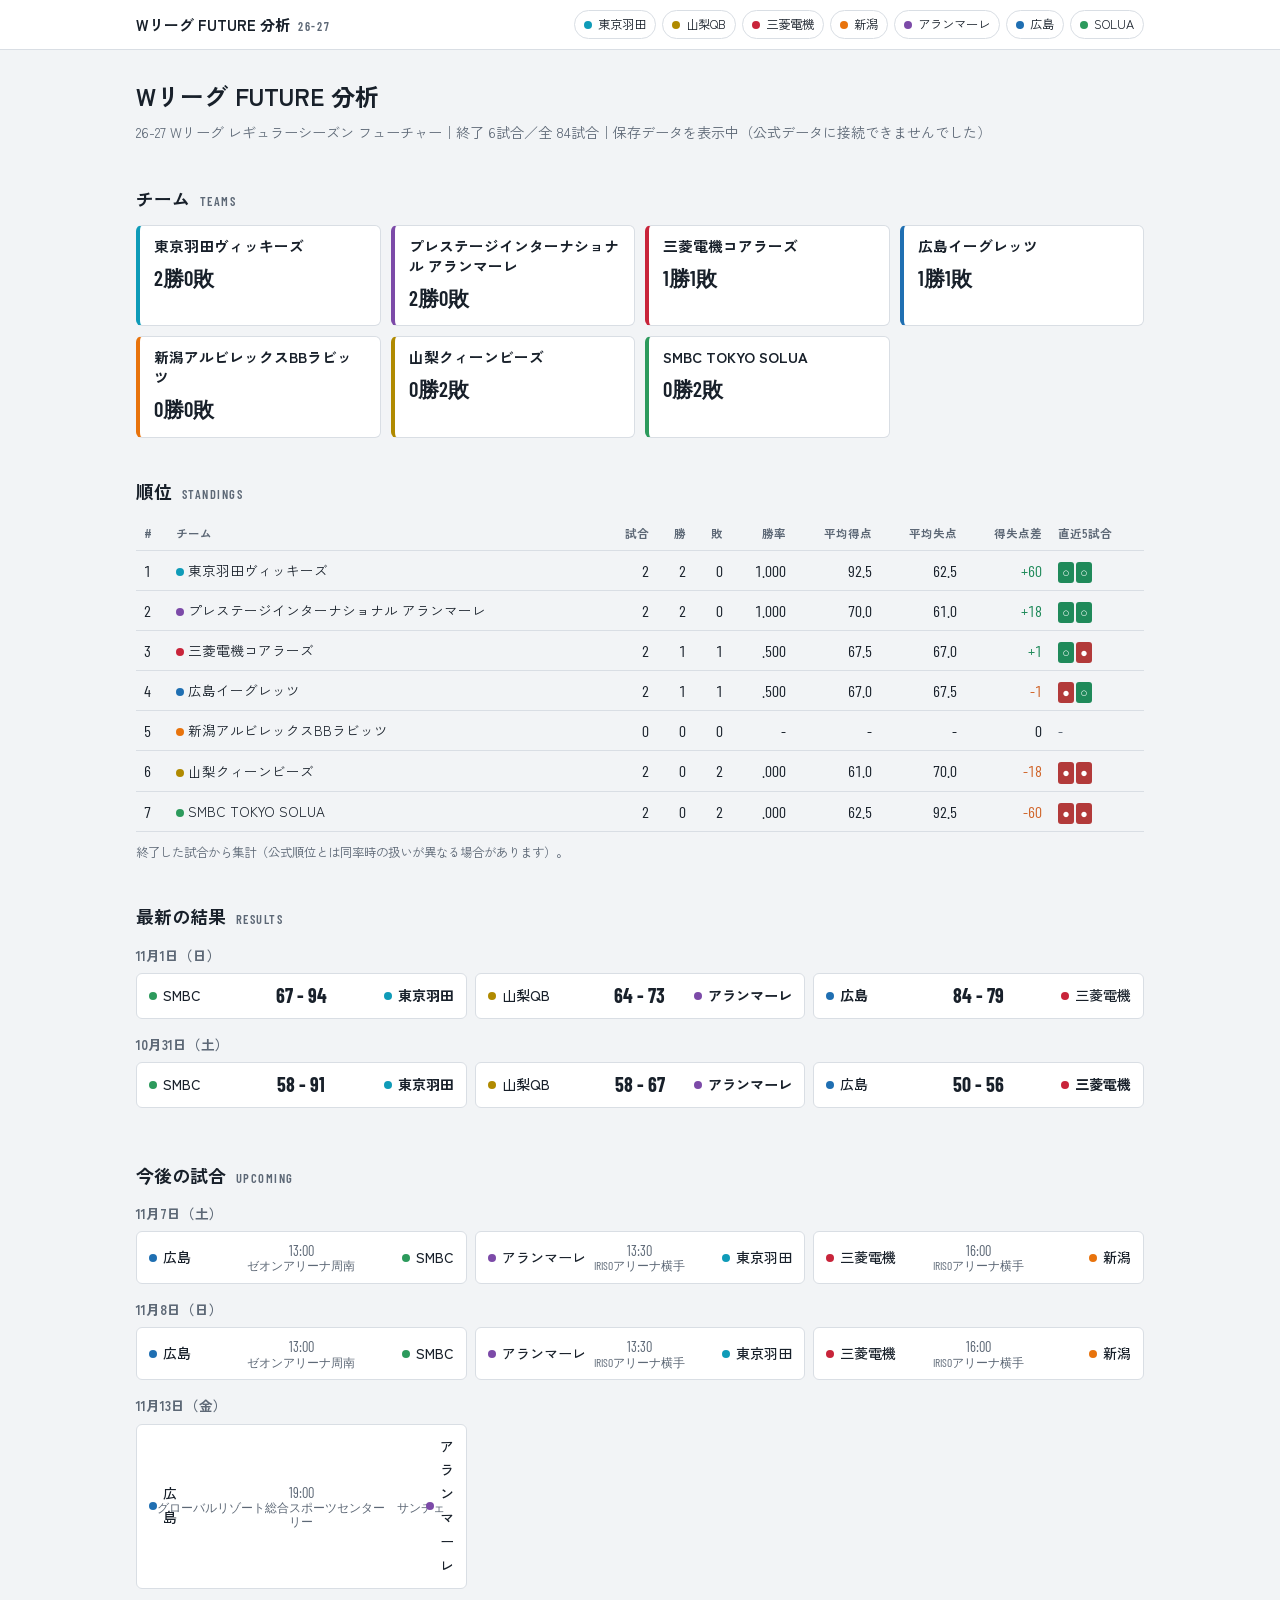
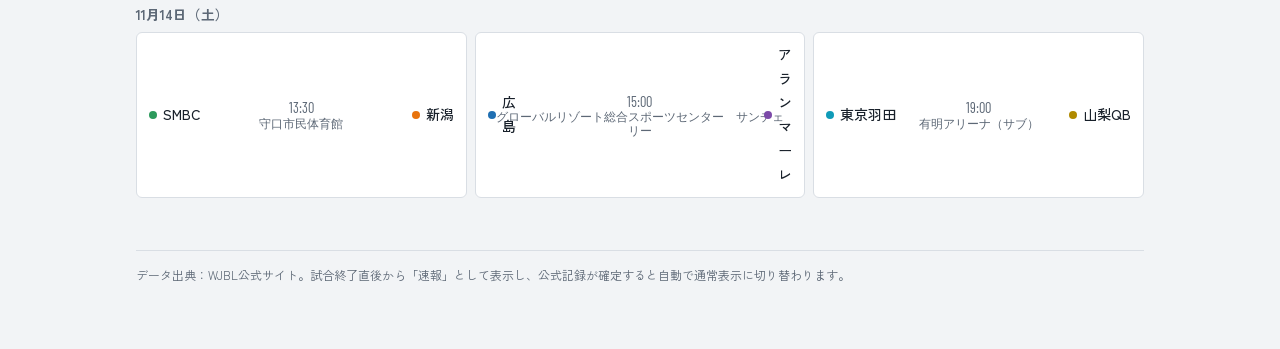
<file: wleague/index.html>
<!doctype html>
<html lang="ja">
<head>
<meta charset="utf-8">
<meta name="viewport" content="width=device-width,initial-scale=1,viewport-fit=cover">
<meta name="robots" content="noindex,nofollow">
<title>Wリーグ FUTURE 分析</title>
<link rel="stylesheet" href="https://fonts.googleapis.com/css2?family=Barlow+Condensed:wght@500;600;700&family=Zen+Kaku+Gothic+New:wght@400;500;700&display=swap">
<link rel="stylesheet" href="assets/style.css">
<style>
.hero p{margin:4px 0 0;color:var(--muted);font-size:.88rem}
.teams{display:grid;grid-template-columns:repeat(auto-fill,minmax(210px,1fr));gap:10px}
.tc{display:flex;flex-direction:column;gap:4px;text-decoration:none;background:var(--surface);border:1px solid var(--line);border-left:4px solid var(--c);border-radius:6px;padding:10px 14px}
.tc:hover{background:var(--soft)}
.tc .nm{font-weight:700;font-size:.92rem;line-height:1.35}
.tc .rec{font-family:var(--num);font-size:1.3rem;font-weight:600}
.day{margin-bottom:14px}
.day h3{font-size:.85rem;color:var(--muted);font-weight:600;margin:0 0 6px}
.games{display:grid;grid-template-columns:repeat(auto-fill,minmax(280px,1fr));gap:8px}
.gm{display:grid;grid-template-columns:1fr auto 1fr;align-items:center;gap:8px;text-decoration:none;background:var(--surface);border:1px solid var(--line);border-radius:6px;padding:10px 12px}
a.gm:hover{background:var(--soft)}
.gm .h,.gm .a{font-size:.88rem;font-weight:500;display:flex;align-items:center;gap:6px;min-width:0}
.gm .a{justify-content:flex-end;text-align:right}
.gm .sc{font-family:var(--num);font-weight:700;font-size:1.25rem;white-space:nowrap}
.gm .win{font-weight:700}
.gm .sc{text-align:center;line-height:1.15}
.flash{display:block;font-family:var(--body);font-size:.66rem;font-weight:700;color:var(--minus);letter-spacing:.08em}
.gm .vs{font-family:var(--num);color:var(--muted);font-size:.9rem;text-align:center;line-height:1.2}
.gm .vs small{display:block;font-size:.72rem}
.streak{font-family:var(--num);letter-spacing:.06em}
.streak b{display:inline-block;width:16px;text-align:center;border-radius:3px;margin-right:2px;color:#fff;font-size:.78rem}
</style>
</head>
<body>
<header class="topbar" id="topbar"></header>
<main class="wrap" id="app"><div class="loading">日程と結果を読み込んでいます…</div></main>
<script src="assets/core.js"></script>
<script>
(async function(){
  const app=document.getElementById('app');WL.topbar();
  let S;try{S=await WL.loadSchedule();}catch(e){WL.showError(app,e);return;}
  const esc=WL.esc,C=WL.CONFIG.teams;
  const done=S.games.filter(g=>g.final),todo=S.games.filter(g=>!g.final&&g.status!=='cancel');
  // standings
  const st={};Object.keys(C).forEach(id=>st[id]={id:+id,w:0,l:0,pf:0,pa:0,res:[]});
  done.forEach(g=>{for(const [me,op] of [[g.home,g.away],[g.away,g.home]]){const r=st[me.id];if(!r)continue;const win=me.score>op.score;win?r.w++:r.l++;r.pf+=me.score;r.pa+=op.score;r.res.push(win?'W':'L');}});
  const table=Object.values(st).sort((a,b)=>(b.w/(b.w+b.l||1))-(a.w/(a.w+a.l||1))||(b.pf-b.pa)-(a.pf-a.pa)||b.w-a.w);
  const byDate=list=>{const m={};list.forEach(g=>(m[g.date]=m[g.date]||[]).push(g));return Object.entries(m);};
  const recent=byDate(done).slice(-3).reverse(), upcoming=byDate(todo).slice(0,4);
  const dlabel=(d,wd)=>{const [y,m,dd]=d.split('-');return `${+m}月${+dd}日（${wd}）`;};
  const card=g=>{
    const hw=g.final&&g.home.score>g.away.score,aw=g.final&&g.away.score>g.home.score;
    const side=(t,w,cls)=>`<span class="${cls}${w?' win':''}"><i class="dot" style="background:${(C[t.id]||{}).color||'#999'}"></i>${esc(t.short)}</span>`;
    const mid=g.final?`<span class="sc">${g.home.score} - ${g.away.score}${g.provisional?'<small class="flash">速報</small>':''}</span>`:`<span class="vs">${esc(g.time)}<small>${esc(g.venue)}</small></span>`;
    const inner=side(g.home,hw,'h')+mid+side(g.away,aw,'a').replace('<span class="a','<span class="a');
    return g.final?`<a class="gm" href="game.html?id=${g.id}" aria-label="${esc(g.home.short)} 対 ${esc(g.away.short)} のレポート">${inner}</a>`:`<div class="gm">${inner}</div>`;
  };
  app.innerHTML=`
  <section class="hero"><h1>Wリーグ FUTURE 分析</h1><p>${esc(WL.CONFIG.seasonLabel)}｜終了 ${done.length}試合／全 ${S.games.length}試合｜${S.live?'WJBL公式データを直接表示中':'保存データを表示中（公式データに接続できませんでした）'}</p></section>

  <section><h2>チーム<span class="en">Teams</span></h2><div class="teams">${table.map(r=>{const t=C[r.id];return `<a class="tc" href="team.html?id=${r.id}" style="--c:${t.color}"><span class="nm">${esc(t.name)}</span><span class="rec">${r.w}勝${r.l}敗</span></a>`}).join('')}</div></section>

  <section><h2>順位<span class="en">Standings</span></h2><div class="tblwrap"><table class="tbl">
    <thead><tr><th class="l">#</th><th class="l">チーム</th><th>試合</th><th>勝</th><th>敗</th><th>勝率</th><th>平均得点</th><th>平均失点</th><th>得失点差</th><th class="l">直近5試合</th></tr></thead><tbody>
    ${table.map((r,i)=>{const gp=r.w+r.l,d=r.pf-r.pa;return `<tr class="link" onclick="location.href='team.html?id=${r.id}'"><td class="l">${i+1}</td><td class="t">${WL.teamLink(r.id,C[r.id].name)}</td><td>${gp}</td><td>${r.w}</td><td>${r.l}</td><td>${gp?(r.w/gp).toFixed(3).replace(/^0/,''):'-'}</td><td>${gp?WL.f1(r.pf/gp):'-'}</td><td>${gp?WL.f1(r.pa/gp):'-'}</td><td class="${d>0?'pos':d<0?'neg':''}">${WL.signed(d)}</td><td class="l streak">${r.res.slice(-5).map(x=>`<b style="background:var(--${x==='W'?'win':'loss'})">${x==='W'?'○':'●'}</b>`).join('')||'<span class="muted">-</span>'}</td></tr>`}).join('')}
    </tbody></table></div><p class="note">終了した試合から集計（公式順位とは同率時の扱いが異なる場合があります）。</p></section>

  <section><h2>最新の結果<span class="en">Results</span></h2>
    ${recent.length?recent.map(([d,gs])=>`<div class="day"><h3>${dlabel(d,gs[0].wd)}</h3><div class="games">${gs.map(card).join('')}</div></div>`).join(''):'<p class="muted">まだ終了した試合はありません。</p>'}
    ${done.length>recent.reduce((a,[,g])=>a+g.length,0)?`<details><summary style="cursor:pointer;font-size:.88rem">それ以前の結果をすべて表示</summary><div style="margin-top:12px">${byDate(done).slice(0,-3).reverse().map(([d,gs])=>`<div class="day"><h3>${dlabel(d,gs[0].wd)}</h3><div class="games">${gs.map(card).join('')}</div></div>`).join('')}</div></details>`:''}
  </section>

  <section><h2>今後の試合<span class="en">Upcoming</span></h2>
    ${upcoming.length?upcoming.map(([d,gs])=>`<div class="day"><h3>${dlabel(d,gs[0].wd)}</h3><div class="games">${gs.map(card).join('')}</div></div>`).join(''):'<p class="muted">予定されている試合はありません。</p>'}
  </section>
  <footer class="site">データ出典：WJBL公式サイト。試合終了直後から「速報」として表示し、公式記録が確定すると自動で通常表示に切り替わります。</footer>`;
})();
</script>
</body>
</html>
</file>
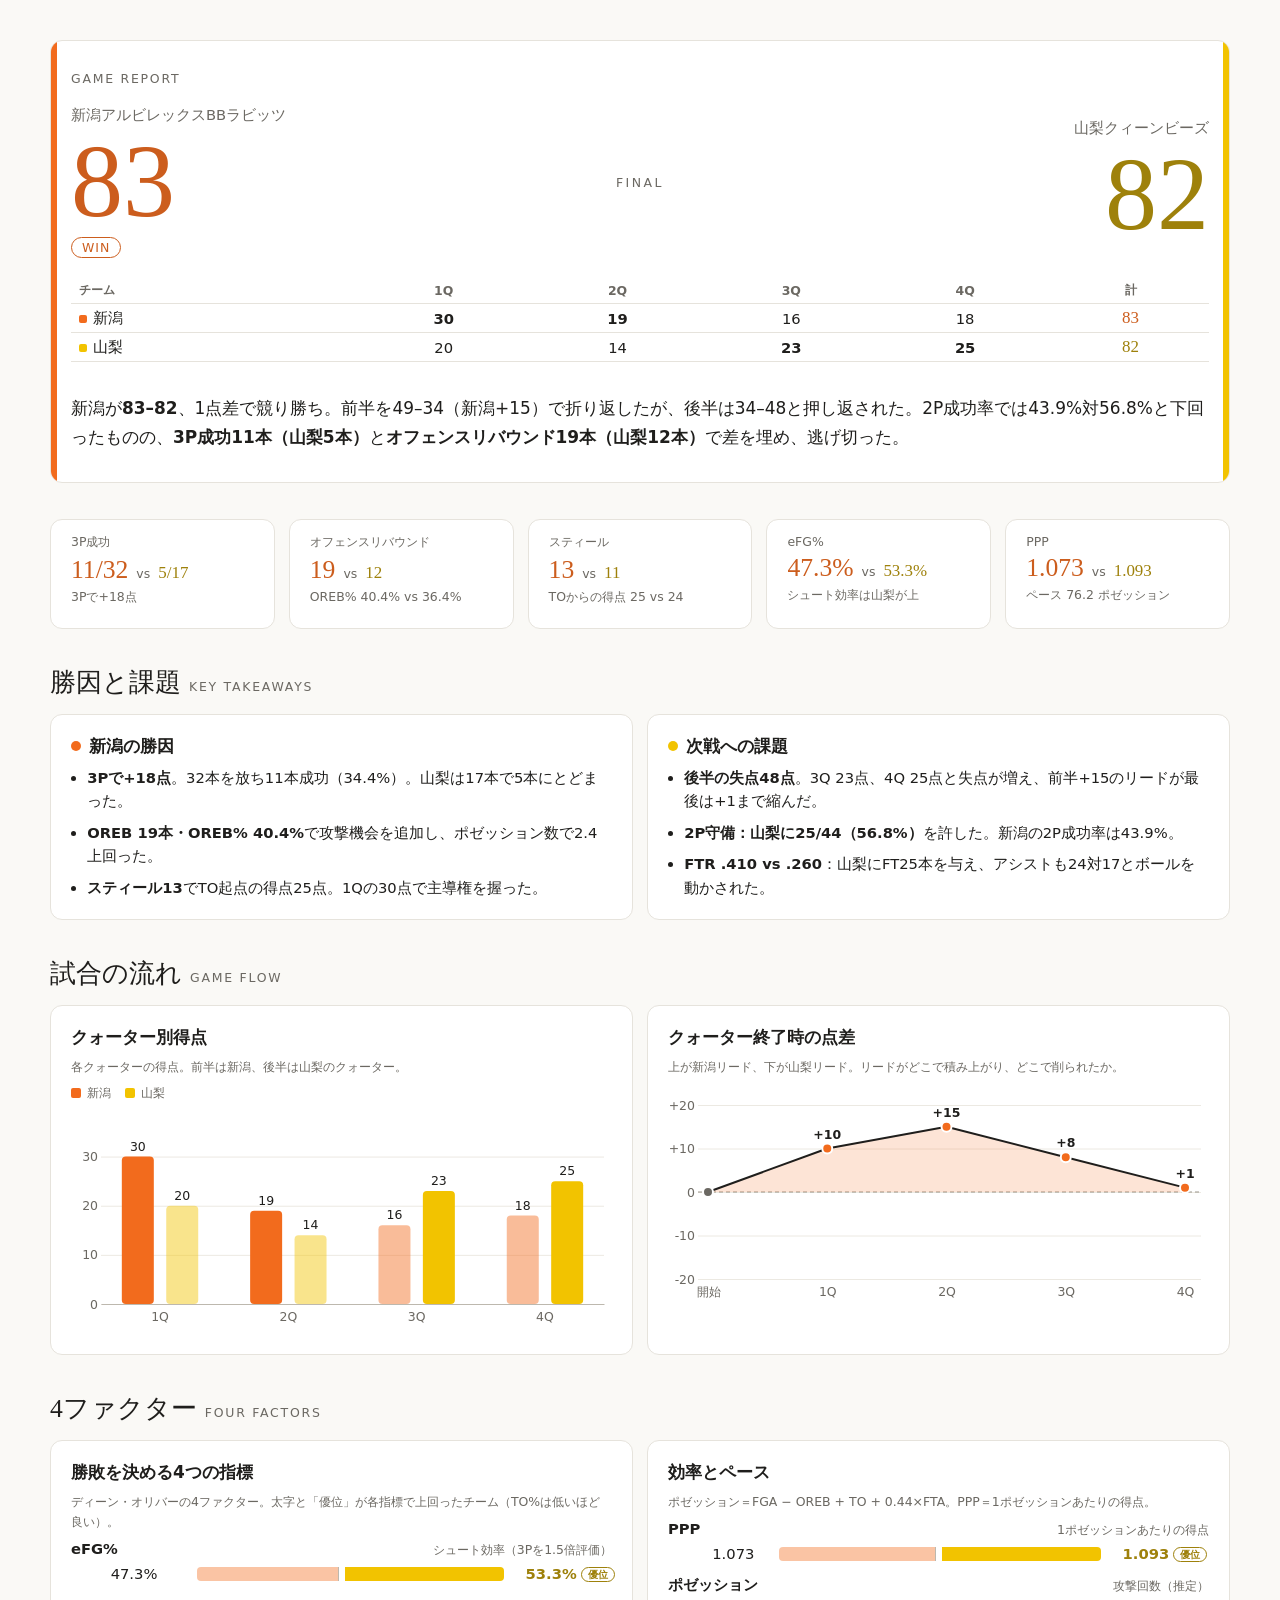
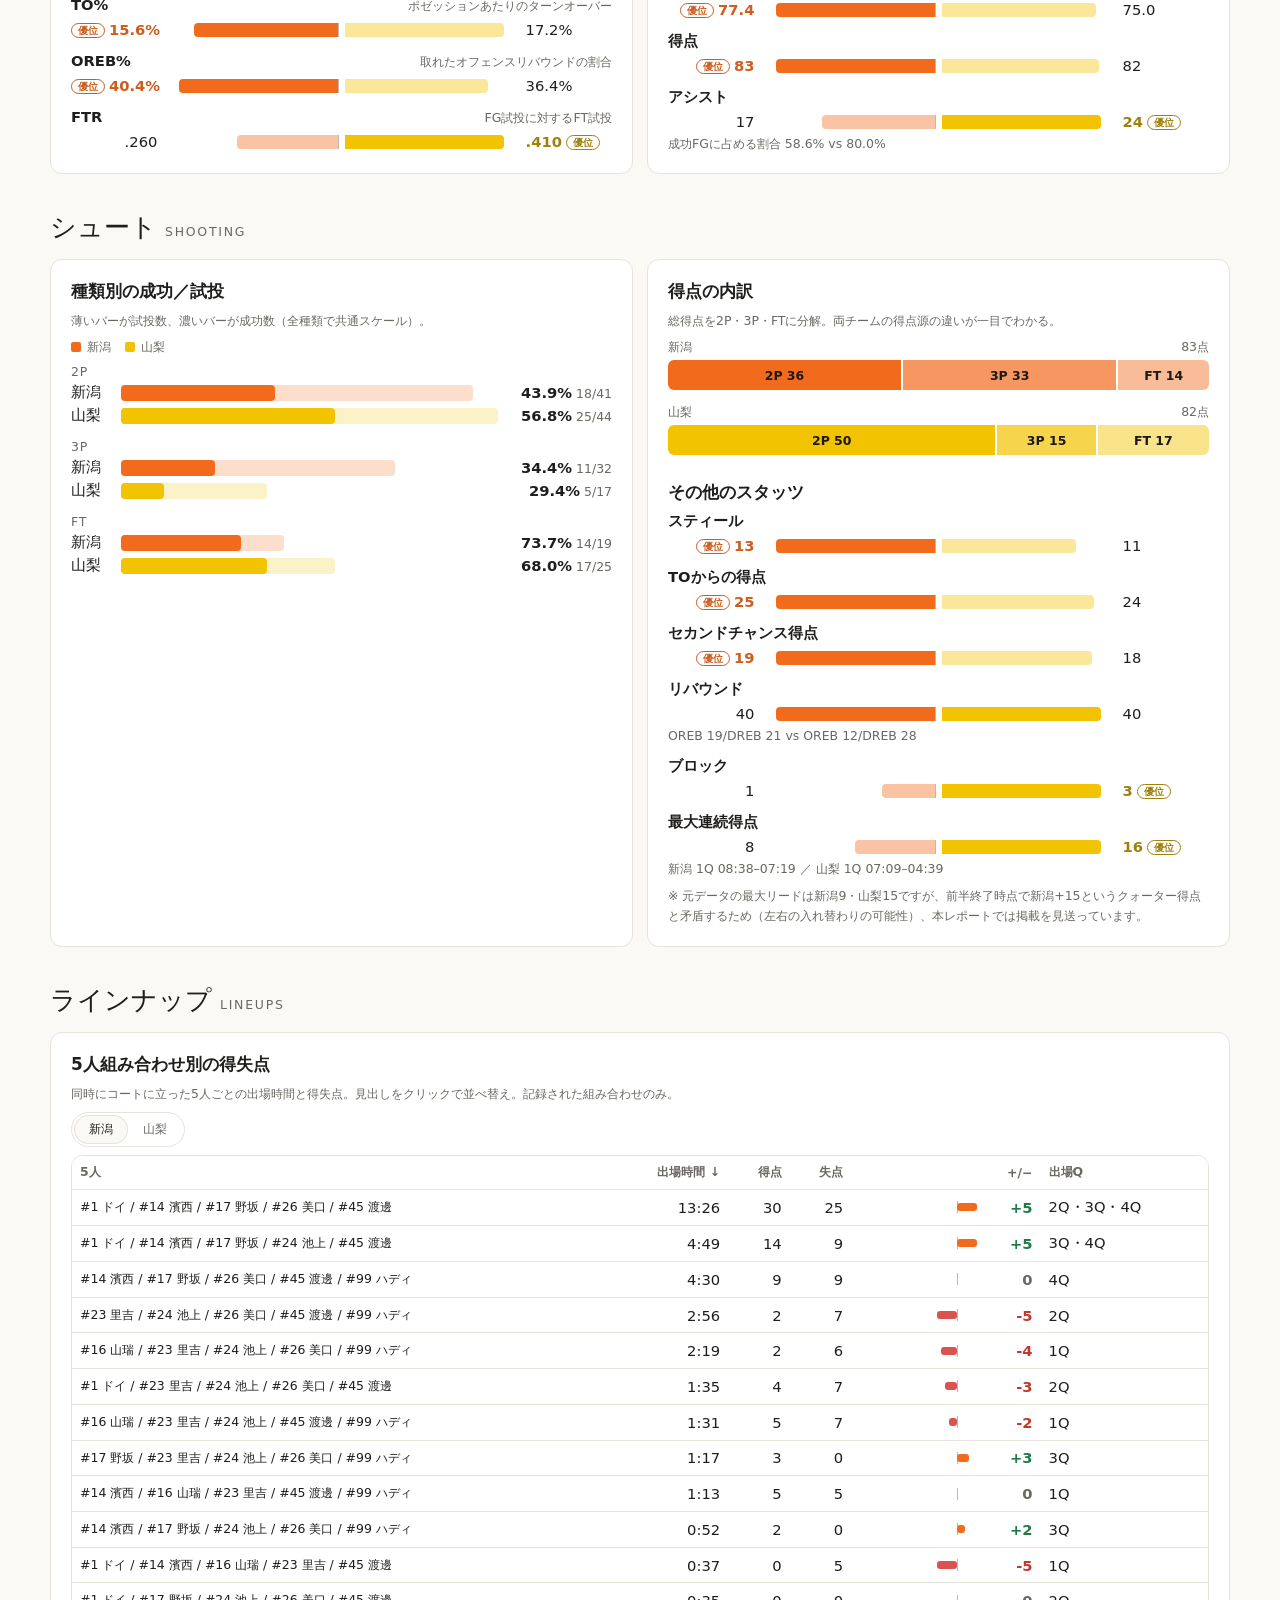
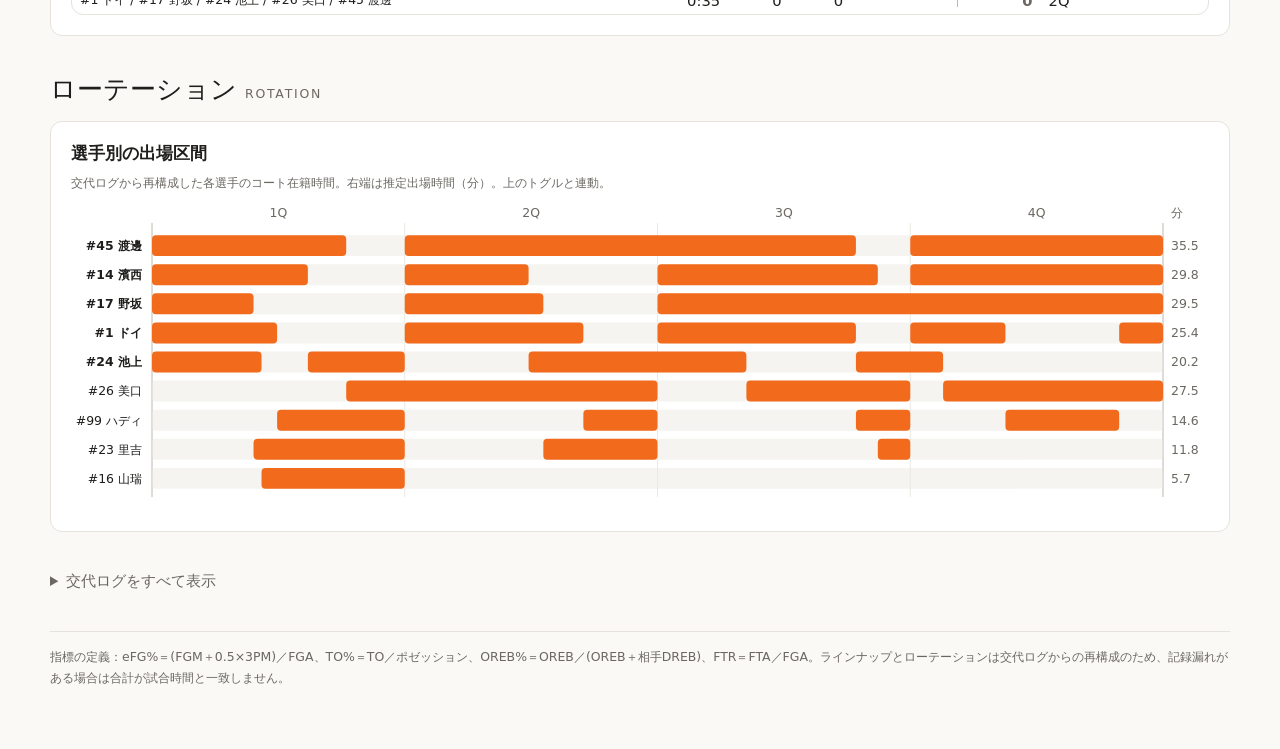
<file: 2026-10-15-niigata-vs-yamanashi.html>
<!doctype html>
<html lang="ja"><head><meta charset="utf-8"><meta name="viewport" content="width=device-width,initial-scale=1">
<title>新潟 83–82 山梨 ゲームレポート（2026.10.15）</title>
<meta name="description" content="新潟アルビレックスBBラビッツ vs 山梨クィーンビーズ（2026年10月15日）の試合分析レポート">
<style>
:root{color-scheme:light dark;
--font-anthropic-sans:"Hiragino Sans","Noto Sans JP","Yu Gothic UI",system-ui,sans-serif;
--font-anthropic-serif:"Hiragino Mincho ProN","Noto Serif JP","Yu Mincho",Georgia,serif;
--color-fg:#1f1e1c;--color-fg-muted:#6b6862;--color-bg:#faf9f6;--color-panel:#ffffff;--color-border-line:#e6e3dc;
--color-ok:#1f7a4a;--color-bad:#c0392b;--color-warn:#b7791f;
--cds-font-size-caption:.78rem;--cds-font-size-body:.92rem;--cds-font-size-heading:1.06rem;--cds-font-size-title:1.6rem;--cds-font-weight-medium:600;
--cds-gap-xs:4px;--cds-gap-sm:8px;--cds-gap-md:14px;--cds-gap-lg:20px;--cds-gap-xl:36px;
--cds-pad-xs:4px;--cds-pad-sm:8px;--cds-pad-md:14px;--cds-pad-lg:20px;--cds-pad-xl:30px;--cds-radius:12px;
--cds-chart-axis:#bdb8ae;--cds-chart-grid:#ece9e2;--cds-chart-reference:#9a958b;--cds-chart-status-critical:#d9534f;
--cds-surface-popover:#ffffff;--cds-border:#e0dcd3;--cds-shadow-popover:0 6px 20px rgba(0,0,0,.12);--cds-text-secondary:#6b6862;
--cds-dur-slow:.5s;--cds-ease-out:cubic-bezier(.2,.8,.2,1)}
@media (prefers-color-scheme:dark){:root{--color-fg:#ecebe8;--color-fg-muted:#a3a09a;--color-bg:#1a1917;--color-panel:#23221f;--color-border-line:#36342f;
--color-ok:#5cc28a;--color-bad:#ef7b6e;--cds-chart-axis:#5d5a54;--cds-chart-grid:#2f2d29;--cds-chart-reference:#7d7a73;
--cds-surface-popover:#2b2a26;--cds-border:#45423c;--cds-shadow-popover:0 6px 20px rgba(0,0,0,.5);--cds-text-secondary:#a3a09a}}
*{box-sizing:border-box}
html,body{margin:0;background:var(--color-bg);color:var(--color-fg);font-family:var(--font-anthropic-sans);-webkit-text-size-adjust:100%}
#dash-root{padding:clamp(16px,4vw,40px) clamp(16px,4vw,40px) 60px}
</style>
<script>
window.__DATA__={"quarters": [{"q": "1Q", "home": 30, "away": 20, "diff": 10, "homeTotal": 30, "awayTotal": 20, "lead": 10}, {"q": "2Q", "home": 19, "away": 14, "diff": 5, "homeTotal": 49, "awayTotal": 34, "lead": 15}, {"q": "3Q", "home": 16, "away": 23, "diff": -7, "homeTotal": 65, "awayTotal": 57, "lead": 8}, {"q": "4Q", "home": 18, "away": 25, "diff": -7, "homeTotal": 83, "awayTotal": 82, "lead": 1}], "teams": [{"side": "home", "team": "新潟", "name": "新潟アルビレックスBBラビッツ", "pts": 83, "fg2m": 18, "fg2a": 41, "fg2pct": 0.439, "fg3m": 11, "fg3a": 32, "fg3pct": 0.344, "ftm": 14, "fta": 19, "ftpct": 0.737, "pts2": 36, "pts3": 33, "orb": 19, "drb": 21, "reb": 40, "to": 15, "ast": 17, "stl": 13, "blk": 1, "poss": 77.4, "pace": 76.2, "ppp": 1.073, "efg": 0.473, "to_pct": 0.156, "ftr": 0.26, "orb_pct": 0.404, "maxLead": 9, "toPts": 25, "secondChance": 19, "bestRun": 8, "bestRunWhen": "1Q 08:38–07:19"}, {"side": "away", "team": "山梨", "name": "山梨クィーンビーズ", "pts": 82, "fg2m": 25, "fg2a": 44, "fg2pct": 0.568, "fg3m": 5, "fg3a": 17, "fg3pct": 0.294, "ftm": 17, "fta": 25, "ftpct": 0.68, "pts2": 50, "pts3": 15, "orb": 12, "drb": 28, "reb": 40, "to": 15, "ast": 24, "stl": 11, "blk": 3, "poss": 75, "pace": 76.2, "ppp": 1.093, "efg": 0.533, "to_pct": 0.172, "ftr": 0.41, "orb_pct": 0.364, "maxLead": 15, "toPts": 24, "secondChance": 18, "bestRun": 16, "bestRunWhen": "1Q 07:09–04:39"}], "lineups": [{"id": "H01", "side": "home", "team": "新潟", "players": "#1 ドイ / #14 濱西 / #17 野坂 / #26 美口 / #45 渡邊", "min": "13:26", "sec": 806, "scored": 30, "allowed": 25, "diff": 5, "quarters": "2Q・3Q・4Q"}, {"id": "H02", "side": "home", "team": "新潟", "players": "#1 ドイ / #14 濱西 / #17 野坂 / #24 池上 / #45 渡邊", "min": "4:49", "sec": 289, "scored": 14, "allowed": 9, "diff": 5, "quarters": "3Q・4Q"}, {"id": "H03", "side": "home", "team": "新潟", "players": "#14 濱西 / #17 野坂 / #26 美口 / #45 渡邊 / #99 ハディ", "min": "4:30", "sec": 270, "scored": 9, "allowed": 9, "diff": 0, "quarters": "4Q"}, {"id": "H04", "side": "home", "team": "新潟", "players": "#23 里吉 / #24 池上 / #26 美口 / #45 渡邊 / #99 ハディ", "min": "2:56", "sec": 176, "scored": 2, "allowed": 7, "diff": -5, "quarters": "2Q"}, {"id": "H05", "side": "home", "team": "新潟", "players": "#16 山瑞 / #23 里吉 / #24 池上 / #26 美口 / #99 ハディ", "min": "2:19", "sec": 139, "scored": 2, "allowed": 6, "diff": -4, "quarters": "1Q"}, {"id": "H06", "side": "home", "team": "新潟", "players": "#1 ドイ / #23 里吉 / #24 池上 / #26 美口 / #45 渡邊", "min": "1:35", "sec": 95, "scored": 4, "allowed": 7, "diff": -3, "quarters": "2Q"}, {"id": "H07", "side": "home", "team": "新潟", "players": "#16 山瑞 / #23 里吉 / #24 池上 / #45 渡邊 / #99 ハディ", "min": "1:31", "sec": 91, "scored": 5, "allowed": 7, "diff": -2, "quarters": "1Q"}, {"id": "H08", "side": "home", "team": "新潟", "players": "#17 野坂 / #23 里吉 / #24 池上 / #26 美口 / #99 ハディ", "min": "1:17", "sec": 77, "scored": 3, "allowed": 0, "diff": 3, "quarters": "3Q"}, {"id": "H09", "side": "home", "team": "新潟", "players": "#14 濱西 / #16 山瑞 / #23 里吉 / #45 渡邊 / #99 ハディ", "min": "1:13", "sec": 73, "scored": 5, "allowed": 5, "diff": 0, "quarters": "1Q"}, {"id": "H10", "side": "home", "team": "新潟", "players": "#14 濱西 / #17 野坂 / #24 池上 / #26 美口 / #99 ハディ", "min": "0:52", "sec": 52, "scored": 2, "allowed": 0, "diff": 2, "quarters": "3Q"}, {"id": "H11", "side": "home", "team": "新潟", "players": "#1 ドイ / #14 濱西 / #16 山瑞 / #23 里吉 / #45 渡邊", "min": "0:37", "sec": 37, "scored": 0, "allowed": 5, "diff": -5, "quarters": "1Q"}, {"id": "H12", "side": "home", "team": "新潟", "players": "#1 ドイ / #17 野坂 / #24 池上 / #26 美口 / #45 渡邊", "min": "0:35", "sec": 35, "scored": 0, "allowed": 0, "diff": 0, "quarters": "2Q"}, {"id": "H13", "side": "home", "team": "新潟", "players": "#1 ドイ / #14 濱西 / #23 里吉 / #24 池上 / #45 渡邊", "min": "0:19", "sec": 19, "scored": 0, "allowed": 3, "diff": -3, "quarters": "1Q"}, {"id": "A14", "side": "away", "team": "山梨", "players": "#7 久井 / #10 オモカロ / #11 入澤 / #12 金沢 / #22 森田", "min": "6:03", "sec": 363, "scored": 11, "allowed": 12, "diff": -1, "quarters": "2Q・3Q・4Q"}, {"id": "A15", "side": "away", "team": "山梨", "players": "#7 久井 / #10 オモカロ / #11 入澤 / #12 金沢 / #57 中道", "min": "5:29", "sec": 329, "scored": 16, "allowed": 8, "diff": 8, "quarters": "1Q・3Q・4Q"}, {"id": "A16", "side": "away", "team": "山梨", "players": "#5 サナタ / #13 鷲尾 / #22 森田 / #24 鈴木 / #75 相馬", "min": "3:15", "sec": 195, "scored": 15, "allowed": 7, "diff": 8, "quarters": "1Q"}, {"id": "A17", "side": "away", "team": "山梨", "players": "#7 久井 / #10 オモカロ / #11 入澤 / #12 金沢 / #75 相馬", "min": "2:48", "sec": 168, "scored": 7, "allowed": 10, "diff": -3, "quarters": "4Q"}, {"id": "A18", "side": "away", "team": "山梨", "players": "#7 久井 / #10 オモカロ / #11 入澤 / #22 森田 / #75 相馬", "min": "2:43", "sec": 163, "scored": 7, "allowed": 7, "diff": 0, "quarters": "3Q・4Q"}, {"id": "A19", "side": "away", "team": "山梨", "players": "#7 久井 / #10 オモカロ / #11 入澤 / #57 中道 / #75 相馬", "min": "2:41", "sec": 161, "scored": 5, "allowed": 9, "diff": -4, "quarters": "4Q"}, {"id": "A20", "side": "away", "team": "山梨", "players": "#5 サナタ / #7 久井 / #11 入澤 / #22 森田 / #75 相馬", "min": "2:11", "sec": 131, "scored": 5, "allowed": 2, "diff": 3, "quarters": "2Q"}, {"id": "A21", "side": "away", "team": "山梨", "players": "#5 サナタ / #12 金沢 / #22 森田 / #30 高瀬 / #75 相馬", "min": "2:08", "sec": 128, "scored": 0, "allowed": 6, "diff": -6, "quarters": "2Q"}, {"id": "A22", "side": "away", "team": "山梨", "players": "#5 サナタ / #12 金沢 / #22 森田 / #24 鈴木 / #75 相馬", "min": "1:28", "sec": 88, "scored": 3, "allowed": 2, "diff": 1, "quarters": "2Q"}, {"id": "A23", "side": "away", "team": "山梨", "players": "#5 サナタ / #7 久井 / #11 入澤 / #24 鈴木 / #75 相馬", "min": "1:25", "sec": 85, "scored": 4, "allowed": 4, "diff": 0, "quarters": "3Q"}, {"id": "A24", "side": "away", "team": "山梨", "players": "#7 久井 / #10 オモカロ / #12 金沢 / #57 中道 / #75 相馬", "min": "1:21", "sec": 81, "scored": 4, "allowed": 5, "diff": -1, "quarters": "4Q"}, {"id": "A25", "side": "away", "team": "山梨", "players": "#10 オモカロ / #11 入澤 / #12 金沢 / #57 中道 / #75 相馬", "min": "1:10", "sec": 70, "scored": 0, "allowed": 5, "diff": -5, "quarters": "3Q"}, {"id": "A26", "side": "away", "team": "山梨", "players": "#7 久井 / #10 オモカロ / #11 入澤 / #13 鷲尾 / #57 中道", "min": "0:56", "sec": 56, "scored": 4, "allowed": 0, "diff": 4, "quarters": "2Q"}, {"id": "A27", "side": "away", "team": "山梨", "players": "#7 久井 / #10 オモカロ / #11 入澤 / #12 金沢 / #24 鈴木", "min": "0:52", "sec": 52, "scored": 0, "allowed": 2, "diff": -2, "quarters": "3Q"}, {"id": "A28", "side": "away", "team": "山梨", "players": "#10 オモカロ / #11 入澤 / #12 金沢 / #22 森田 / #75 相馬", "min": "0:44", "sec": 44, "scored": 0, "allowed": 3, "diff": -3, "quarters": "3Q"}, {"id": "A29", "side": "away", "team": "山梨", "players": "#7 久井 / #10 オモカロ / #12 金沢 / #24 鈴木 / #75 相馬", "min": "0:41", "sec": 41, "scored": 2, "allowed": 0, "diff": 2, "quarters": "2Q"}, {"id": "A30", "side": "away", "team": "山梨", "players": "#7 久井 / #10 オモカロ / #22 森田 / #24 鈴木 / #75 相馬", "min": "0:26", "sec": 26, "scored": 3, "allowed": 2, "diff": 1, "quarters": "3Q"}, {"id": "A31", "side": "away", "team": "山梨", "players": "#7 久井 / #10 オモカロ / #22 森田 / #57 中道 / #75 相馬", "min": "0:24", "sec": 24, "scored": 0, "allowed": 0, "diff": 0, "quarters": "3Q"}, {"id": "A32", "side": "away", "team": "山梨", "players": "#7 久井 / #10 オモカロ / #12 金沢 / #22 森田 / #24 鈴木", "min": "0:22", "sec": 22, "scored": 2, "allowed": 0, "diff": 2, "quarters": "2Q"}, {"id": "A33", "side": "away", "team": "山梨", "players": "#7 久井 / #10 オモカロ / #11 入澤 / #24 鈴木 / #75 相馬", "min": "0:06", "sec": 6, "scored": 2, "allowed": 2, "diff": 0, "quarters": "3Q"}, {"id": "A34", "side": "away", "team": "山梨", "players": "#1 長谷川 / #7 久井 / #10 オモカロ / #11 入澤 / #75 相馬", "min": "0:04", "sec": 4, "scored": 0, "allowed": 0, "diff": 0, "quarters": "2Q"}, {"id": "A35", "side": "away", "team": "山梨", "players": "#10 オモカロ / #12 金沢 / #22 森田 / #57 中道 / #75 相馬", "min": "0:01", "sec": 1, "scored": 0, "allowed": 2, "diff": -2, "quarters": "3Q"}, {"id": "A36", "side": "away", "team": "山梨", "players": "#7 久井 / #10 オモカロ / #12 金沢 / #22 森田 / #57 中道", "min": "0:01", "sec": 1, "scored": 2, "allowed": 0, "diff": 2, "quarters": "4Q"}], "subs": [{"n": 1, "q": 1, "time": "07:19", "side": "away", "team": "山梨", "out": "#7 久井", "in": "#5 サナタ"}, {"n": 2, "q": 1, "time": "07:19", "side": "away", "team": "山梨", "out": "#10 オモカロ", "in": "#13 鷲尾"}, {"n": 3, "q": 1, "time": "07:19", "side": "away", "team": "山梨", "out": "#11 入澤", "in": "#22 森田"}, {"n": 4, "q": 1, "time": "07:19", "side": "away", "team": "山梨", "out": "#12 金沢", "in": "#24 鈴木"}, {"n": 5, "q": 1, "time": "07:19", "side": "away", "team": "山梨", "out": "#57 中道", "in": "#75 相馬"}, {"n": 6, "q": 1, "time": "05:59", "side": "home", "team": "新潟", "out": "#17 野坂", "in": "#23 里吉"}, {"n": 7, "q": 1, "time": "05:46", "side": "away", "team": "山梨", "out": "#5 サナタ", "in": "#7 久井"}, {"n": 8, "q": 1, "time": "05:46", "side": "away", "team": "山梨", "out": "#13 鷲尾", "in": "#10 オモカロ"}, {"n": 9, "q": 1, "time": "05:46", "side": "away", "team": "山梨", "out": "#22 森田", "in": "#11 入澤"}, {"n": 10, "q": 1, "time": "05:46", "side": "away", "team": "山梨", "out": "#24 鈴木", "in": "#12 金沢"}, {"n": 11, "q": 1, "time": "05:46", "side": "away", "team": "山梨", "out": "#75 相馬", "in": "#57 中道"}, {"n": 12, "q": 1, "time": "05:40", "side": "home", "team": "新潟", "out": "#24 池上", "in": "#16 山瑞"}, {"n": 13, "q": 1, "time": "05:03", "side": "home", "team": "新潟", "out": "#1 ドイ", "in": "#99 ハディ"}, {"n": 14, "q": 1, "time": "04:01", "side": "away", "team": "山梨", "out": "#7 久井", "in": "#5 サナタ"}, {"n": 15, "q": 1, "time": "04:01", "side": "away", "team": "山梨", "out": "#10 オモカロ", "in": "#13 鷲尾"}, {"n": 16, "q": 1, "time": "04:01", "side": "away", "team": "山梨", "out": "#11 入澤", "in": "#22 森田"}, {"n": 17, "q": 1, "time": "04:01", "side": "away", "team": "山梨", "out": "#12 金沢", "in": "#24 鈴木"}, {"n": 18, "q": 1, "time": "04:01", "side": "away", "team": "山梨", "out": "#57 中道", "in": "#75 相馬"}, {"n": 19, "q": 1, "time": "03:50", "side": "home", "team": "新潟", "out": "#14 濱西", "in": "#24 池上"}, {"n": 20, "q": 1, "time": "02:19", "side": "home", "team": "新潟", "out": "#45 渡邊", "in": "#26 美口"}, {"n": 21, "q": 1, "time": "02:19", "side": "away", "team": "山梨", "out": "#5 サナタ", "in": "#7 久井"}, {"n": 22, "q": 1, "time": "02:19", "side": "away", "team": "山梨", "out": "#13 鷲尾", "in": "#10 オモカロ"}, {"n": 23, "q": 1, "time": "02:19", "side": "away", "team": "山梨", "out": "#22 森田", "in": "#11 入澤"}, {"n": 24, "q": 1, "time": "02:19", "side": "away", "team": "山梨", "out": "#24 鈴木", "in": "#12 金沢"}, {"n": 25, "q": 1, "time": "02:19", "side": "away", "team": "山梨", "out": "#75 相馬", "in": "#57 中道"}, {"n": 26, "q": 2, "time": "10:00", "side": "home", "team": "新潟", "out": "#23 里吉", "in": "#1 ドイ"}, {"n": 27, "q": 2, "time": "10:00", "side": "home", "team": "新潟", "out": "#24 池上", "in": "#14 濱西"}, {"n": 28, "q": 2, "time": "10:00", "side": "home", "team": "新潟", "out": "#99 ハディ", "in": "#17 野坂"}, {"n": 29, "q": 2, "time": "10:00", "side": "away", "team": "山梨", "out": "#7 久井", "in": "#5 サナタ"}, {"n": 30, "q": 2, "time": "10:00", "side": "away", "team": "山梨", "out": "#10 オモカロ", "in": "#22 森田"}, {"n": 31, "q": 2, "time": "10:00", "side": "away", "team": "山梨", "out": "#11 入澤", "in": "#24 鈴木"}, {"n": 32, "q": 2, "time": "10:00", "side": "away", "team": "山梨", "out": "#57 中道", "in": "#75 相馬"}, {"n": 33, "q": 2, "time": "10:00", "side": "home", "team": "新潟", "out": "#16 山瑞", "in": "#45 渡邊"}, {"n": 34, "q": 2, "time": "08:32", "side": "away", "team": "山梨", "out": "#24 鈴木", "in": "#30 高瀬"}, {"n": 35, "q": 2, "time": "06:24", "side": "away", "team": "山梨", "out": "#5 サナタ", "in": "#7 久井"}, {"n": 36, "q": 2, "time": "06:24", "side": "away", "team": "山梨", "out": "#12 金沢", "in": "#10 オモカロ"}, {"n": 37, "q": 2, "time": "06:24", "side": "away", "team": "山梨", "out": "#22 森田", "in": "#11 入澤"}, {"n": 38, "q": 2, "time": "06:24", "side": "away", "team": "山梨", "out": "#30 高瀬", "in": "#13 鷲尾"}, {"n": 39, "q": 2, "time": "06:24", "side": "away", "team": "山梨", "out": "#75 相馬", "in": "#57 中道"}, {"n": 40, "q": 2, "time": "05:28", "side": "away", "team": "山梨", "out": "#11 入澤", "in": "#12 金沢"}, {"n": 41, "q": 2, "time": "05:28", "side": "away", "team": "山梨", "out": "#13 鷲尾", "in": "#22 森田"}, {"n": 42, "q": 2, "time": "05:28", "side": "away", "team": "山梨", "out": "#57 中道", "in": "#24 鈴木"}, {"n": 43, "q": 2, "time": "05:06", "side": "home", "team": "新潟", "out": "#14 濱西", "in": "#24 池上"}, {"n": 44, "q": 2, "time": "05:06", "side": "away", "team": "山梨", "out": "#24 鈴木", "in": "#11 入澤"}, {"n": 45, "q": 2, "time": "04:31", "side": "home", "team": "新潟", "out": "#17 野坂", "in": "#23 里吉"}, {"n": 46, "q": 2, "time": "02:56", "side": "away", "team": "山梨", "out": "#10 オモカロ", "in": "#5 サナタ"}, {"n": 47, "q": 2, "time": "02:56", "side": "away", "team": "山梨", "out": "#12 金沢", "in": "#75 相馬"}, {"n": 48, "q": 2, "time": "02:56", "side": "home", "team": "新潟", "out": "#1 ドイ", "in": "#99 ハディ"}, {"n": 49, "q": 2, "time": "00:45", "side": "away", "team": "山梨", "out": "#5 サナタ", "in": "#10 オモカロ"}, {"n": 50, "q": 2, "time": "00:45", "side": "away", "team": "山梨", "out": "#11 入澤", "in": "#12 金沢"}, {"n": 51, "q": 2, "time": "00:45", "side": "away", "team": "山梨", "out": "#22 森田", "in": "#24 鈴木"}, {"n": 52, "q": 2, "time": "00:04", "side": "away", "team": "山梨", "out": "#12 金沢", "in": "#1 長谷川"}, {"n": 53, "q": 2, "time": "00:04", "side": "away", "team": "山梨", "out": "#24 鈴木", "in": "#11 入澤"}, {"n": 54, "q": 3, "time": "10:00", "side": "away", "team": "山梨", "out": "#1 長谷川", "in": "#12 金沢"}, {"n": 55, "q": 3, "time": "10:00", "side": "away", "team": "山梨", "out": "#75 相馬", "in": "#22 森田"}, {"n": 56, "q": 3, "time": "10:00", "side": "home", "team": "新潟", "out": "#23 里吉", "in": "#1 ドイ"}, {"n": 57, "q": 3, "time": "10:00", "side": "home", "team": "新潟", "out": "#26 美口", "in": "#14 濱西"}, {"n": 58, "q": 3, "time": "10:00", "side": "home", "team": "新潟", "out": "#99 ハディ", "in": "#17 野坂"}, {"n": 59, "q": 3, "time": "09:32", "side": "away", "team": "山梨", "out": "#22 森田", "in": "#57 中道"}, {"n": 60, "q": 3, "time": "08:20", "side": "away", "team": "山梨", "out": "#57 中道", "in": "#22 森田"}, {"n": 61, "q": 3, "time": "07:28", "side": "away", "team": "山梨", "out": "#12 金沢", "in": "#75 相馬"}, {"n": 62, "q": 3, "time": "06:29", "side": "home", "team": "新潟", "out": "#24 池上", "in": "#26 美口"}, {"n": 63, "q": 3, "time": "06:15", "side": "away", "team": "山梨", "out": "#11 入澤", "in": "#57 中道"}, {"n": 64, "q": 3, "time": "05:51", "side": "away", "team": "山梨", "out": "#7 久井", "in": "#12 金沢"}, {"n": 65, "q": 3, "time": "05:50", "side": "away", "team": "山梨", "out": "#22 森田", "in": "#11 入澤"}, {"n": 66, "q": 3, "time": "04:40", "side": "away", "team": "山梨", "out": "#12 金沢", "in": "#7 久井"}, {"n": 67, "q": 3, "time": "04:40", "side": "away", "team": "山梨", "out": "#57 中道", "in": "#22 森田"}, {"n": 68, "q": 3, "time": "04:06", "side": "away", "team": "山梨", "out": "#11 入澤", "in": "#24 鈴木"}, {"n": 69, "q": 3, "time": "03:40", "side": "away", "team": "山梨", "out": "#22 森田", "in": "#11 入澤"}, {"n": 70, "q": 3, "time": "03:34", "side": "away", "team": "山梨", "out": "#10 オモカロ", "in": "#5 サナタ"}, {"n": 71, "q": 3, "time": "02:09", "side": "home", "team": "新潟", "out": "#1 ドイ", "in": "#24 池上"}, {"n": 72, "q": 3, "time": "02:09", "side": "home", "team": "新潟", "out": "#45 渡邊", "in": "#99 ハディ"}, {"n": 73, "q": 3, "time": "02:09", "side": "away", "team": "山梨", "out": "#5 サナタ", "in": "#10 オモカロ"}, {"n": 74, "q": 3, "time": "02:09", "side": "away", "team": "山梨", "out": "#75 相馬", "in": "#12 金沢"}, {"n": 75, "q": 3, "time": "01:17", "side": "home", "team": "新潟", "out": "#14 濱西", "in": "#23 里吉"}, {"n": 76, "q": 3, "time": "01:17", "side": "away", "team": "山梨", "out": "#7 久井", "in": "#22 森田"}, {"n": 77, "q": 3, "time": "01:17", "side": "away", "team": "山梨", "out": "#24 鈴木", "in": "#75 相馬"}, {"n": 78, "q": 3, "time": "00:33", "side": "away", "team": "山梨", "out": "#12 金沢", "in": "#7 久井"}, {"n": 79, "q": 4, "time": "10:00", "side": "home", "team": "新潟", "out": "#23 里吉", "in": "#1 ドイ"}, {"n": 80, "q": 4, "time": "10:00", "side": "home", "team": "新潟", "out": "#26 美口", "in": "#14 濱西"}, {"n": 81, "q": 4, "time": "10:00", "side": "home", "team": "新潟", "out": "#99 ハディ", "in": "#45 渡邊"}, {"n": 82, "q": 4, "time": "10:00", "side": "away", "team": "山梨", "out": "#22 森田", "in": "#57 中道"}, {"n": 83, "q": 4, "time": "08:42", "side": "home", "team": "新潟", "out": "#24 池上", "in": "#26 美口"}, {"n": 84, "q": 4, "time": "07:19", "side": "away", "team": "山梨", "out": "#57 中道", "in": "#12 金沢"}, {"n": 85, "q": 4, "time": "07:19", "side": "away", "team": "山梨", "out": "#75 相馬", "in": "#22 森田"}, {"n": 86, "q": 4, "time": "06:14", "side": "home", "team": "新潟", "out": "#1 ドイ", "in": "#99 ハディ"}, {"n": 87, "q": 4, "time": "04:46", "side": "away", "team": "山梨", "out": "#12 金沢", "in": "#75 相馬"}, {"n": 88, "q": 4, "time": "04:23", "side": "away", "team": "山梨", "out": "#22 森田", "in": "#12 金沢"}, {"n": 89, "q": 4, "time": "02:43", "side": "away", "team": "山梨", "out": "#11 入澤", "in": "#57 中道"}, {"n": 90, "q": 4, "time": "01:44", "side": "home", "team": "新潟", "out": "#99 ハディ", "in": "#1 ドイ"}, {"n": 91, "q": 4, "time": "01:22", "side": "away", "team": "山梨", "out": "#57 中道", "in": "#11 入澤"}, {"n": 92, "q": 4, "time": "00:41", "side": "away", "team": "山梨", "out": "#75 相馬", "in": "#57 中道"}, {"n": 93, "q": 4, "time": "00:28", "side": "away", "team": "山梨", "out": "#57 中道", "in": "#75 相馬"}, {"n": 94, "q": 4, "time": "00:01", "side": "away", "team": "山梨", "out": "#11 入澤", "in": "#22 森田"}, {"n": 95, "q": 4, "time": "00:01", "side": "away", "team": "山梨", "out": "#75 相馬", "in": "#57 中道"}]};
window.dash={colors:['#F26B1D','#F2C300'],
 data:function(id){var d=window.__DATA__[id];return d?{status:'ok',data:d,columns:Object.keys(d[0]||{}),refreshing:false,meta:[]}:{status:'missing',data:[]};},
 onData:function(fn){document.querySelectorAll('[data-field][data-where]').forEach(function(e){var w={};e.getAttribute('data-where').split('&').forEach(function(kv){var x=kv.split('=');w[x[0]]=x[1];});var r=(window.__DATA__[e.getAttribute('data-source')]||[]).find(function(r){return Object.keys(w).every(function(k){return String(r[k])===w[k];});});if(r)e.textContent=r[e.getAttribute('data-field')];});fn();var w=window.innerWidth,t;window.addEventListener('resize',function(){if(window.innerWidth===w)return;w=window.innerWidth;clearTimeout(t);t=setTimeout(fn,120);});},
 refresh:function(){},params:function(){return{}},setParams:function(){},resetParams:function(){},setLink:function(){}};
</script>
<script>// https://d3js.org v7.9.0 Copyright 2010-2023 Mike Bostock
!function(t,n){"object"==typeof exports&&"undefined"!=typeof module?n(exports):"function"==typeof define&&define.amd?define(["exports"],n):n((t="undefined"!=typeof globalThis?globalThis:t||self).d3=t.d3||{})}(this,(function(t){"use strict";function n(t,n){return null==t||null==n?NaN:t<n?-1:t>n?1:t>=n?0:NaN}function e(t,n){return null==t||null==n?NaN:n<t?-1:n>t?1:n>=t?0:NaN}function r(t){let r,o,a;function u(t,n,e=0,i=t.length){if(e<i){if(0!==r(n,n))return i;do{const r=e+i>>>1;o(t[r],n)<0?e=r+1:i=r}while(e<i)}return e}return 2!==t.length?(r=n,o=(e,r)=>n(t(e),r),a=(n,e)=>t(n)-e):(r=t===n||t===e?t:i,o=t,a=t),{left:u,center:function(t,n,e=0,r=t.length){const i=u(t,n,e,r-1);return i>e&&a(t[i-1],n)>-a(t[i],n)?i-1:i},right:function(t,n,e=0,i=t.length){if(e<i){if(0!==r(n,n))return i;do{const r=e+i>>>1;o(t[r],n)<=0?e=r+1:i=r}while(e<i)}return e}}}function i(){return 0}function o(t){return null===t?NaN:+t}const a=r(n),u=a.right,c=a.left,f=r(o).center;var s=u;const l=d(y),h=d((function(t){const n=y(t);return(t,e,r,i,o)=>{n(t,e,(r<<=2)+0,(i<<=2)+0,o<<=2),n(t,e,r+1,i+1,o),n(t,e,r+2,i+2,o),n(t,e,r+3,i+3,o)}}));function d(t){return function(n,e,r=e){if(!((e=+e)>=0))throw new RangeError("invalid rx");if(!((r=+r)>=0))throw new RangeError("invalid ry");let{data:i,width:o,height:a}=n;if(!((o=Math.floor(o))>=0))throw new RangeError("invalid width");if(!((a=Math.floor(void 0!==a?a:i.length/o))>=0))throw new RangeError("invalid height");if(!o||!a||!e&&!r)return n;const u=e&&t(e),c=r&&t(r),f=i.slice();return u&&c?(p(u,f,i,o,a),p(u,i,f,o,a),p(u,f,i,o,a),g(c,i,f,o,a),g(c,f,i,o,a),g(c,i,f,o,a)):u?(p(u,i,f,o,a),p(u,f,i,o,a),p(u,i,f,o,a)):c&&(g(c,i,f,o,a),g(c,f,i,o,a),g(c,i,f,o,a)),n}}function p(t,n,e,r,i){for(let o=0,a=r*i;o<a;)t(n,e,o,o+=r,1)}function g(t,n,e,r,i){for(let o=0,a=r*i;o<r;++o)t(n,e,o,o+a,r)}function y(t){const n=Math.floor(t);if(n===t)return function(t){const n=2*t+1;return(e,r,i,o,a)=>{if(!((o-=a)>=i))return;let u=t*r[i];const c=a*t;for(let t=i,n=i+c;t<n;t+=a)u+=r[Math.min(o,t)];for(let t=i,f=o;t<=f;t+=a)u+=r[Math.min(o,t+c)],e[t]=u/n,u-=r[Math.max(i,t-c)]}}(t);const e=t-n,r=2*t+1;return(t,i,o,a,u)=>{if(!((a-=u)>=o))return;let c=n*i[o];const f=u*n,s=f+u;for(let t=o,n=o+f;t<n;t+=u)c+=i[Math.min(a,t)];for(let n=o,l=a;n<=l;n+=u)c+=i[Math.min(a,n+f)],t[n]=(c+e*(i[Math.max(o,n-s)]+i[Math.min(a,n+s)]))/r,c-=i[Math.max(o,n-f)]}}function v(t,n){let e=0;if(void 0===n)for(let n of t)null!=n&&(n=+n)>=n&&++e;else{let r=-1;for(let i of t)null!=(i=n(i,++r,t))&&(i=+i)>=i&&++e}return e}function _(t){return 0|t.length}function b(t){return!(t>0)}function m(t){return"object"!=typeof t||"length"in t?t:Array.from(t)}function x(t,n){let e,r=0,i=0,o=0;if(void 0===n)for(let n of t)null!=n&&(n=+n)>=n&&(e=n-i,i+=e/++r,o+=e*(n-i));else{let a=-1;for(let u of t)null!=(u=n(u,++a,t))&&(u=+u)>=u&&(e=u-i,i+=e/++r,o+=e*(u-i))}if(r>1)return o/(r-1)}function w(t,n){const e=x(t,n);return e?Math.sqrt(e):e}function M(t,n){let e,r;if(void 0===n)for(const n of t)null!=n&&(void 0===e?n>=n&&(e=r=n):(e>n&&(e=n),r<n&&(r=n)));else{let i=-1;for(let o of t)null!=(o=n(o,++i,t))&&(void 0===e?o>=o&&(e=r=o):(e>o&&(e=o),r<o&&(r=o)))}return[e,r]}class T{constructor(){this._partials=new Float64Array(32),this._n=0}add(t){const n=this._partials;let e=0;for(let r=0;r<this._n&&r<32;r++){const i=n[r],o=t+i,a=Math.abs(t)<Math.abs(i)?t-(o-i):i-(o-t);a&&(n[e++]=a),t=o}return n[e]=t,this._n=e+1,this}valueOf(){const t=this._partials;let n,e,r,i=this._n,o=0;if(i>0){for(o=t[--i];i>0&&(n=o,e=t[--i],o=n+e,r=e-(o-n),!r););i>0&&(r<0&&t[i-1]<0||r>0&&t[i-1]>0)&&(e=2*r,n=o+e,e==n-o&&(o=n))}return o}}class InternMap extends Map{constructor(t,n=N){if(super(),Object.defineProperties(this,{_intern:{value:new Map},_key:{value:n}}),null!=t)for(const[n,e]of t)this.set(n,e)}get(t){return super.get(A(this,t))}has(t){return super.has(A(this,t))}set(t,n){return super.set(S(this,t),n)}delete(t){return super.delete(E(this,t))}}class InternSet extends Set{constructor(t,n=N){if(super(),Object.defineProperties(this,{_intern:{value:new Map},_key:{value:n}}),null!=t)for(const n of t)this.add(n)}has(t){return super.has(A(this,t))}add(t){return super.add(S(this,t))}delete(t){return super.delete(E(this,t))}}function A({_intern:t,_key:n},e){const r=n(e);return t.has(r)?t.get(r):e}function S({_intern:t,_key:n},e){const r=n(e);return t.has(r)?t.get(r):(t.set(r,e),e)}function E({_intern:t,_key:n},e){const r=n(e);return t.has(r)&&(e=t.get(r),t.delete(r)),e}function N(t){return null!==t&&"object"==typeof t?t.valueOf():t}function k(t){return t}function C(t,...n){return F(t,k,k,n)}function P(t,...n){return F(t,Array.from,k,n)}function z(t,n){for(let e=1,r=n.length;e<r;++e)t=t.flatMap((t=>t.pop().map((([n,e])=>[...t,n,e]))));return t}function $(t,n,...e){return F(t,k,n,e)}function D(t,n,...e){return F(t,Array.from,n,e)}function R(t){if(1!==t.length)throw new Error("duplicate key");return t[0]}function F(t,n,e,r){return function t(i,o){if(o>=r.length)return e(i);const a=new InternMap,u=r[o++];let c=-1;for(const t of i){const n=u(t,++c,i),e=a.get(n);e?e.push(t):a.set(n,[t])}for(const[n,e]of a)a.set(n,t(e,o));return n(a)}(t,0)}function q(t,n){return Array.from(n,(n=>t[n]))}function U(t,...n){if("function"!=typeof t[Symbol.iterator])throw new TypeError("values is not iterable");t=Array.from(t);let[e]=n;if(e&&2!==e.length||n.length>1){const r=Uint32Array.from(t,((t,n)=>n));return n.length>1?(n=n.map((n=>t.map(n))),r.sort(((t,e)=>{for(const r of n){const n=O(r[t],r[e]);if(n)return n}}))):(e=t.map(e),r.sort(((t,n)=>O(e[t],e[n])))),q(t,r)}return t.sort(I(e))}function I(t=n){if(t===n)return O;if("function"!=typeof t)throw new TypeError("compare is not a function");return(n,e)=>{const r=t(n,e);return r||0===r?r:(0===t(e,e))-(0===t(n,n))}}function O(t,n){return(null==t||!(t>=t))-(null==n||!(n>=n))||(t<n?-1:t>n?1:0)}var B=Array.prototype.slice;function Y(t){return()=>t}const L=Math.sqrt(50),j=Math.sqrt(10),H=Math.sqrt(2);function X(t,n,e){const r=(n-t)/Math.max(0,e),i=Math.floor(Math.log10(r)),o=r/Math.pow(10,i),a=o>=L?10:o>=j?5:o>=H?2:1;let u,c,f;return i<0?(f=Math.pow(10,-i)/a,u=Math.round(t*f),c=Math.round(n*f),u/f<t&&++u,c/f>n&&--c,f=-f):(f=Math.pow(10,i)*a,u=Math.round(t/f),c=Math.round(n/f),u*f<t&&++u,c*f>n&&--c),c<u&&.5<=e&&e<2?X(t,n,2*e):[u,c,f]}function G(t,n,e){if(!((e=+e)>0))return[];if((t=+t)===(n=+n))return[t];const r=n<t,[i,o,a]=r?X(n,t,e):X(t,n,e);if(!(o>=i))return[];const u=o-i+1,c=new Array(u);if(r)if(a<0)for(let t=0;t<u;++t)c[t]=(o-t)/-a;else for(let t=0;t<u;++t)c[t]=(o-t)*a;else if(a<0)for(let t=0;t<u;++t)c[t]=(i+t)/-a;else for(let t=0;t<u;++t)c[t]=(i+t)*a;return c}function V(t,n,e){return X(t=+t,n=+n,e=+e)[2]}function W(t,n,e){e=+e;const r=(n=+n)<(t=+t),i=r?V(n,t,e):V(t,n,e);return(r?-1:1)*(i<0?1/-i:i)}function Z(t,n,e){let r;for(;;){const i=V(t,n,e);if(i===r||0===i||!isFinite(i))return[t,n];i>0?(t=Math.floor(t/i)*i,n=Math.ceil(n/i)*i):i<0&&(t=Math.ceil(t*i)/i,n=Math.floor(n*i)/i),r=i}}function K(t){return Math.max(1,Math.ceil(Math.log(v(t))/Math.LN2)+1)}function Q(){var t=k,n=M,e=K;function r(r){Array.isArray(r)||(r=Array.from(r));var i,o,a,u=r.length,c=new Array(u);for(i=0;i<u;++i)c[i]=t(r[i],i,r);var f=n(c),l=f[0],h=f[1],d=e(c,l,h);if(!Array.isArray(d)){const t=h,e=+d;if(n===M&&([l,h]=Z(l,h,e)),(d=G(l,h,e))[0]<=l&&(a=V(l,h,e)),d[d.length-1]>=h)if(t>=h&&n===M){const t=V(l,h,e);isFinite(t)&&(t>0?h=(Math.floor(h/t)+1)*t:t<0&&(h=(Math.ceil(h*-t)+1)/-t))}else d.pop()}for(var p=d.length,g=0,y=p;d[g]<=l;)++g;for(;d[y-1]>h;)--y;(g||y<p)&&(d=d.slice(g,y),p=y-g);var v,_=new Array(p+1);for(i=0;i<=p;++i)(v=_[i]=[]).x0=i>0?d[i-1]:l,v.x1=i<p?d[i]:h;if(isFinite(a)){if(a>0)for(i=0;i<u;++i)null!=(o=c[i])&&l<=o&&o<=h&&_[Math.min(p,Math.floor((o-l)/a))].push(r[i]);else if(a<0)for(i=0;i<u;++i)if(null!=(o=c[i])&&l<=o&&o<=h){const t=Math.floor((l-o)*a);_[Math.min(p,t+(d[t]<=o))].push(r[i])}}else for(i=0;i<u;++i)null!=(o=c[i])&&l<=o&&o<=h&&_[s(d,o,0,p)].push(r[i]);return _}return r.value=function(n){return arguments.length?(t="function"==typeof n?n:Y(n),r):t},r.domain=function(t){return arguments.length?(n="function"==typeof t?t:Y([t[0],t[1]]),r):n},r.thresholds=function(t){return arguments.length?(e="function"==typeof t?t:Y(Array.isArray(t)?B.call(t):t),r):e},r}function J(t,n){let e;if(void 0===n)for(const n of t)null!=n&&(e<n||void 0===e&&n>=n)&&(e=n);else{let r=-1;for(let i of t)null!=(i=n(i,++r,t))&&(e<i||void 0===e&&i>=i)&&(e=i)}return e}function tt(t,n){let e,r=-1,i=-1;if(void 0===n)for(const n of t)++i,null!=n&&(e<n||void 0===e&&n>=n)&&(e=n,r=i);else for(let o of t)null!=(o=n(o,++i,t))&&(e<o||void 0===e&&o>=o)&&(e=o,r=i);return r}function nt(t,n){let e;if(void 0===n)for(const n of t)null!=n&&(e>n||void 0===e&&n>=n)&&(e=n);else{let r=-1;for(let i of t)null!=(i=n(i,++r,t))&&(e>i||void 0===e&&i>=i)&&(e=i)}return e}function et(t,n){let e,r=-1,i=-1;if(void 0===n)for(const n of t)++i,null!=n&&(e>n||void 0===e&&n>=n)&&(e=n,r=i);else for(let o of t)null!=(o=n(o,++i,t))&&(e>o||void 0===e&&o>=o)&&(e=o,r=i);return r}function rt(t,n,e=0,r=1/0,i){if(n=Math.floor(n),e=Math.floor(Math.max(0,e)),r=Math.floor(Math.min(t.length-1,r)),!(e<=n&&n<=r))return t;for(i=void 0===i?O:I(i);r>e;){if(r-e>600){const o=r-e+1,a=n-e+1,u=Math.log(o),c=.5*Math.exp(2*u/3),f=.5*Math.sqrt(u*c*(o-c)/o)*(a-o/2<0?-1:1);rt(t,n,Math.max(e,Math.floor(n-a*c/o+f)),Math.min(r,Math.floor(n+(o-a)*c/o+f)),i)}const o=t[n];let a=e,u=r;for(it(t,e,n),i(t[r],o)>0&&it(t,e,r);a<u;){for(it(t,a,u),++a,--u;i(t[a],o)<0;)++a;for(;i(t[u],o)>0;)--u}0===i(t[e],o)?it(t,e,u):(++u,it(t,u,r)),u<=n&&(e=u+1),n<=u&&(r=u-1)}return t}function it(t,n,e){const r=t[n];t[n]=t[e],t[e]=r}function ot(t,e=n){let r,i=!1;if(1===e.length){let o;for(const a of t){const t=e(a);(i?n(t,o)>0:0===n(t,t))&&(r=a,o=t,i=!0)}}else for(const n of t)(i?e(n,r)>0:0===e(n,n))&&(r=n,i=!0);return r}function at(t,n,e){if(t=Float64Array.from(function*(t,n){if(void 0===n)for(let n of t)null!=n&&(n=+n)>=n&&(yield n);else{let e=-1;for(let r of t)null!=(r=n(r,++e,t))&&(r=+r)>=r&&(yield r)}}(t,e)),(r=t.length)&&!isNaN(n=+n)){if(n<=0||r<2)return nt(t);if(n>=1)return J(t);var r,i=(r-1)*n,o=Math.floor(i),a=J(rt(t,o).subarray(0,o+1));return a+(nt(t.subarray(o+1))-a)*(i-o)}}function ut(t,n,e=o){if((r=t.length)&&!isNaN(n=+n)){if(n<=0||r<2)return+e(t[0],0,t);if(n>=1)return+e(t[r-1],r-1,t);var r,i=(r-1)*n,a=Math.floor(i),u=+e(t[a],a,t);return u+(+e(t[a+1],a+1,t)-u)*(i-a)}}function ct(t,n,e=o){if(!isNaN(n=+n)){if(r=Float64Array.from(t,((n,r)=>o(e(t[r],r,t)))),n<=0)return et(r);if(n>=1)return tt(r);var r,i=Uint32Array.from(t,((t,n)=>n)),a=r.length-1,u=Math.floor(a*n);return rt(i,u,0,a,((t,n)=>O(r[t],r[n]))),(u=ot(i.subarray(0,u+1),(t=>r[t])))>=0?u:-1}}function ft(t){return Array.from(function*(t){for(const n of t)yield*n}(t))}function st(t,n){return[t,n]}function lt(t,n,e){t=+t,n=+n,e=(i=arguments.length)<2?(n=t,t=0,1):i<3?1:+e;for(var r=-1,i=0|Math.max(0,Math.ceil((n-t)/e)),o=new Array(i);++r<i;)o[r]=t+r*e;return o}function ht(t,e=n){if(1===e.length)return et(t,e);let r,i=-1,o=-1;for(const n of t)++o,(i<0?0===e(n,n):e(n,r)<0)&&(r=n,i=o);return i}var dt=pt(Math.random);function pt(t){return function(n,e=0,r=n.length){let i=r-(e=+e);for(;i;){const r=t()*i--|0,o=n[i+e];n[i+e]=n[r+e],n[r+e]=o}return n}}function gt(t){if(!(i=t.length))return[];for(var n=-1,e=nt(t,yt),r=new Array(e);++n<e;)for(var i,o=-1,a=r[n]=new Array(i);++o<i;)a[o]=t[o][n];return r}function yt(t){return t.length}function vt(t){return t instanceof InternSet?t:new InternSet(t)}function _t(t,n){const e=t[Symbol.iterator](),r=new Set;for(const t of n){const n=bt(t);if(r.has(n))continue;let i,o;for(;({value:i,done:o}=e.next());){if(o)return!1;const t=bt(i);if(r.add(t),Object.is(n,t))break}}return!0}function bt(t){return null!==t&&"object"==typeof t?t.valueOf():t}function mt(t){return t}var xt=1,wt=2,Mt=3,Tt=4,At=1e-6;function St(t){return"translate("+t+",0)"}function Et(t){return"translate(0,"+t+")"}function Nt(t){return n=>+t(n)}function kt(t,n){return n=Math.max(0,t.bandwidth()-2*n)/2,t.round()&&(n=Math.round(n)),e=>+t(e)+n}function Ct(){return!this.__axis}function Pt(t,n){var e=[],r=null,i=null,o=6,a=6,u=3,c="undefined"!=typeof window&&window.devicePixelRatio>1?0:.5,f=t===xt||t===Tt?-1:1,s=t===Tt||t===wt?"x":"y",l=t===xt||t===Mt?St:Et;function h(h){var d=null==r?n.ticks?n.ticks.apply(n,e):n.domain():r,p=null==i?n.tickFormat?n.tickFormat.apply(n,e):mt:i,g=Math.max(o,0)+u,y=n.range(),v=+y[0]+c,_=+y[y.length-1]+c,b=(n.bandwidth?kt:Nt)(n.copy(),c),m=h.selection?h.selection():h,x=m.selectAll(".domain").data([null]),w=m.selectAll(".tick").data(d,n).order(),M=w.exit(),T=w.enter().append("g").attr("class","tick"),A=w.select("line"),S=w.select("text");x=x.merge(x.enter().insert("path",".tick").attr("class","domain").attr("stroke","currentColor")),w=w.merge(T),A=A.merge(T.append("line").attr("stroke","currentColor").attr(s+"2",f*o)),S=S.merge(T.append("text").attr("fill","currentColor").attr(s,f*g).attr("dy",t===xt?"0em":t===Mt?"0.71em":"0.32em")),h!==m&&(x=x.transition(h),w=w.transition(h),A=A.transition(h),S=S.transition(h),M=M.transition(h).attr("opacity",At).attr("transform",(function(t){return isFinite(t=b(t))?l(t+c):this.getAttribute("transform")})),T.attr("opacity",At).attr("transform",(function(t){var n=this.parentNode.__axis;return l((n&&isFinite(n=n(t))?n:b(t))+c)}))),M.remove(),x.attr("d",t===Tt||t===wt?a?"M"+f*a+","+v+"H"+c+"V"+_+"H"+f*a:"M"+c+","+v+"V"+_:a?"M"+v+","+f*a+"V"+c+"H"+_+"V"+f*a:"M"+v+","+c+"H"+_),w.attr("opacity",1).attr("transform",(function(t){return l(b(t)+c)})),A.attr(s+"2",f*o),S.attr(s,f*g).text(p),m.filter(Ct).attr("fill","none").attr("font-size",10).attr("font-family","sans-serif").attr("text-anchor",t===wt?"start":t===Tt?"end":"middle"),m.each((function(){this.__axis=b}))}return h.scale=function(t){return arguments.length?(n=t,h):n},h.ticks=function(){return e=Array.from(arguments),h},h.tickArguments=function(t){return arguments.length?(e=null==t?[]:Array.from(t),h):e.slice()},h.tickValues=function(t){return arguments.length?(r=null==t?null:Array.from(t),h):r&&r.slice()},h.tickFormat=function(t){return arguments.length?(i=t,h):i},h.tickSize=function(t){return arguments.length?(o=a=+t,h):o},h.tickSizeInner=function(t){return arguments.length?(o=+t,h):o},h.tickSizeOuter=function(t){return arguments.length?(a=+t,h):a},h.tickPadding=function(t){return arguments.length?(u=+t,h):u},h.offset=function(t){return arguments.length?(c=+t,h):c},h}var zt={value:()=>{}};function $t(){for(var t,n=0,e=arguments.length,r={};n<e;++n){if(!(t=arguments[n]+"")||t in r||/[\s.]/.test(t))throw new Error("illegal type: "+t);r[t]=[]}return new Dt(r)}function Dt(t){this._=t}function Rt(t,n){for(var e,r=0,i=t.length;r<i;++r)if((e=t[r]).name===n)return e.value}function Ft(t,n,e){for(var r=0,i=t.length;r<i;++r)if(t[r].name===n){t[r]=zt,t=t.slice(0,r).concat(t.slice(r+1));break}return null!=e&&t.push({name:n,value:e}),t}Dt.prototype=$t.prototype={constructor:Dt,on:function(t,n){var e,r,i=this._,o=(r=i,(t+"").trim().split(/^|\s+/).map((function(t){var n="",e=t.indexOf(".");if(e>=0&&(n=t.slice(e+1),t=t.slice(0,e)),t&&!r.hasOwnProperty(t))throw new Error("unknown type: "+t);return{type:t,name:n}}))),a=-1,u=o.length;if(!(arguments.length<2)){if(null!=n&&"function"!=typeof n)throw new Error("invalid callback: "+n);for(;++a<u;)if(e=(t=o[a]).type)i[e]=Ft(i[e],t.name,n);else if(null==n)for(e in i)i[e]=Ft(i[e],t.name,null);return this}for(;++a<u;)if((e=(t=o[a]).type)&&(e=Rt(i[e],t.name)))return e},copy:function(){var t={},n=this._;for(var e in n)t[e]=n[e].slice();return new Dt(t)},call:function(t,n){if((e=arguments.length-2)>0)for(var e,r,i=new Array(e),o=0;o<e;++o)i[o]=arguments[o+2];if(!this._.hasOwnProperty(t))throw new Error("unknown type: "+t);for(o=0,e=(r=this._[t]).length;o<e;++o)r[o].value.apply(n,i)},apply:function(t,n,e){if(!this._.hasOwnProperty(t))throw new Error("unknown type: "+t);for(var r=this._[t],i=0,o=r.length;i<o;++i)r[i].value.apply(n,e)}};var qt="http://www.w3.org/1999/xhtml",Ut={svg:"http://www.w3.org/2000/svg",xhtml:qt,xlink:"http://www.w3.org/1999/xlink",xml:"http://www.w3.org/XML/1998/namespace",xmlns:"http://www.w3.org/2000/xmlns/"};function It(t){var n=t+="",e=n.indexOf(":");return e>=0&&"xmlns"!==(n=t.slice(0,e))&&(t=t.slice(e+1)),Ut.hasOwnProperty(n)?{space:Ut[n],local:t}:t}function Ot(t){return function(){var n=this.ownerDocument,e=this.namespaceURI;return e===qt&&n.documentElement.namespaceURI===qt?n.createElement(t):n.createElementNS(e,t)}}function Bt(t){return function(){return this.ownerDocument.createElementNS(t.space,t.local)}}function Yt(t){var n=It(t);return(n.local?Bt:Ot)(n)}function Lt(){}function jt(t){return null==t?Lt:function(){return this.querySelector(t)}}function Ht(t){return null==t?[]:Array.isArray(t)?t:Array.from(t)}function Xt(){return[]}function Gt(t){return null==t?Xt:function(){return this.querySelectorAll(t)}}function Vt(t){return function(){return this.matches(t)}}function Wt(t){return function(n){return n.matches(t)}}var Zt=Array.prototype.find;function Kt(){return this.firstElementChild}var Qt=Array.prototype.filter;function Jt(){return Array.from(this.children)}function tn(t){return new Array(t.length)}function nn(t,n){this.ownerDocument=t.ownerDocument,this.namespaceURI=t.namespaceURI,this._next=null,this._parent=t,this.__data__=n}function en(t,n,e,r,i,o){for(var a,u=0,c=n.length,f=o.length;u<f;++u)(a=n[u])?(a.__data__=o[u],r[u]=a):e[u]=new nn(t,o[u]);for(;u<c;++u)(a=n[u])&&(i[u]=a)}function rn(t,n,e,r,i,o,a){var u,c,f,s=new Map,l=n.length,h=o.length,d=new Array(l);for(u=0;u<l;++u)(c=n[u])&&(d[u]=f=a.call(c,c.__data__,u,n)+"",s.has(f)?i[u]=c:s.set(f,c));for(u=0;u<h;++u)f=a.call(t,o[u],u,o)+"",(c=s.get(f))?(r[u]=c,c.__data__=o[u],s.delete(f)):e[u]=new nn(t,o[u]);for(u=0;u<l;++u)(c=n[u])&&s.get(d[u])===c&&(i[u]=c)}function on(t){return t.__data__}function an(t){return"object"==typeof t&&"length"in t?t:Array.from(t)}function un(t,n){return t<n?-1:t>n?1:t>=n?0:NaN}function cn(t){return function(){this.removeAttribute(t)}}function fn(t){return function(){this.removeAttributeNS(t.space,t.local)}}function sn(t,n){return function(){this.setAttribute(t,n)}}function ln(t,n){return function(){this.setAttributeNS(t.space,t.local,n)}}function hn(t,n){return function(){var e=n.apply(this,arguments);null==e?this.removeAttribute(t):this.setAttribute(t,e)}}function dn(t,n){return function(){var e=n.apply(this,arguments);null==e?this.removeAttributeNS(t.space,t.local):this.setAttributeNS(t.space,t.local,e)}}function pn(t){return t.ownerDocument&&t.ownerDocument.defaultView||t.document&&t||t.defaultView}function gn(t){return function(){this.style.removeProperty(t)}}function yn(t,n,e){return function(){this.style.setProperty(t,n,e)}}function vn(t,n,e){return function(){var r=n.apply(this,arguments);null==r?this.style.removeProperty(t):this.style.setProperty(t,r,e)}}function _n(t,n){return t.style.getPropertyValue(n)||pn(t).getComputedStyle(t,null).getPropertyValue(n)}function bn(t){return function(){delete this[t]}}function mn(t,n){return function(){this[t]=n}}function xn(t,n){return function(){var e=n.apply(this,arguments);null==e?delete this[t]:this[t]=e}}function wn(t){return t.trim().split(/^|\s+/)}function Mn(t){return t.classList||new Tn(t)}function Tn(t){this._node=t,this._names=wn(t.getAttribute("class")||"")}function An(t,n){for(var e=Mn(t),r=-1,i=n.length;++r<i;)e.add(n[r])}function Sn(t,n){for(var e=Mn(t),r=-1,i=n.length;++r<i;)e.remove(n[r])}function En(t){return function(){An(this,t)}}function Nn(t){return function(){Sn(this,t)}}function kn(t,n){return function(){(n.apply(this,arguments)?An:Sn)(this,t)}}function Cn(){this.textContent=""}function Pn(t){return function(){this.textContent=t}}function zn(t){return function(){var n=t.apply(this,arguments);this.textContent=null==n?"":n}}function $n(){this.innerHTML=""}function Dn(t){return function(){this.innerHTML=t}}function Rn(t){return function(){var n=t.apply(this,arguments);this.innerHTML=null==n?"":n}}function Fn(){this.nextSibling&&this.parentNode.appendChild(this)}function qn(){this.previousSibling&&this.parentNode.insertBefore(this,this.parentNode.firstChild)}function Un(){return null}function In(){var t=this.parentNode;t&&t.removeChild(this)}function On(){var t=this.cloneNode(!1),n=this.parentNode;return n?n.insertBefore(t,this.nextSibling):t}function Bn(){var t=this.cloneNode(!0),n=this.parentNode;return n?n.insertBefore(t,this.nextSibling):t}function Yn(t){return function(){var n=this.__on;if(n){for(var e,r=0,i=-1,o=n.length;r<o;++r)e=n[r],t.type&&e.type!==t.type||e.name!==t.name?n[++i]=e:this.removeEventListener(e.type,e.listener,e.options);++i?n.length=i:delete this.__on}}}function Ln(t,n,e){return function(){var r,i=this.__on,o=function(t){return function(n){t.call(this,n,this.__data__)}}(n);if(i)for(var a=0,u=i.length;a<u;++a)if((r=i[a]).type===t.type&&r.name===t.name)return this.removeEventListener(r.type,r.listener,r.options),this.addEventListener(r.type,r.listener=o,r.options=e),void(r.value=n);this.addEventListener(t.type,o,e),r={type:t.type,name:t.name,value:n,listener:o,options:e},i?i.push(r):this.__on=[r]}}function jn(t,n,e){var r=pn(t),i=r.CustomEvent;"function"==typeof i?i=new i(n,e):(i=r.document.createEvent("Event"),e?(i.initEvent(n,e.bubbles,e.cancelable),i.detail=e.detail):i.initEvent(n,!1,!1)),t.dispatchEvent(i)}function Hn(t,n){return function(){return jn(this,t,n)}}function Xn(t,n){return function(){return jn(this,t,n.apply(this,arguments))}}nn.prototype={constructor:nn,appendChild:function(t){return this._parent.insertBefore(t,this._next)},insertBefore:function(t,n){return this._parent.insertBefore(t,n)},querySelector:function(t){return this._parent.querySelector(t)},querySelectorAll:function(t){return this._parent.querySelectorAll(t)}},Tn.prototype={add:function(t){this._names.indexOf(t)<0&&(this._names.push(t),this._node.setAttribute("class",this._names.join(" ")))},remove:function(t){var n=this._names.indexOf(t);n>=0&&(this._names.splice(n,1),this._node.setAttribute("class",this._names.join(" ")))},contains:function(t){return this._names.indexOf(t)>=0}};var Gn=[null];function Vn(t,n){this._groups=t,this._parents=n}function Wn(){return new Vn([[document.documentElement]],Gn)}function Zn(t){return"string"==typeof t?new Vn([[document.querySelector(t)]],[document.documentElement]):new Vn([[t]],Gn)}Vn.prototype=Wn.prototype={constructor:Vn,select:function(t){"function"!=typeof t&&(t=jt(t));for(var n=this._groups,e=n.length,r=new Array(e),i=0;i<e;++i)for(var o,a,u=n[i],c=u.length,f=r[i]=new Array(c),s=0;s<c;++s)(o=u[s])&&(a=t.call(o,o.__data__,s,u))&&("__data__"in o&&(a.__data__=o.__data__),f[s]=a);return new Vn(r,this._parents)},selectAll:function(t){t="function"==typeof t?function(t){return function(){return Ht(t.apply(this,arguments))}}(t):Gt(t);for(var n=this._groups,e=n.length,r=[],i=[],o=0;o<e;++o)for(var a,u=n[o],c=u.length,f=0;f<c;++f)(a=u[f])&&(r.push(t.call(a,a.__data__,f,u)),i.push(a));return new Vn(r,i)},selectChild:function(t){return this.select(null==t?Kt:function(t){return function(){return Zt.call(this.children,t)}}("function"==typeof t?t:Wt(t)))},selectChildren:function(t){return this.selectAll(null==t?Jt:function(t){return function(){return Qt.call(this.children,t)}}("function"==typeof t?t:Wt(t)))},filter:function(t){"function"!=typeof t&&(t=Vt(t));for(var n=this._groups,e=n.length,r=new Array(e),i=0;i<e;++i)for(var o,a=n[i],u=a.length,c=r[i]=[],f=0;f<u;++f)(o=a[f])&&t.call(o,o.__data__,f,a)&&c.push(o);return new Vn(r,this._parents)},data:function(t,n){if(!arguments.length)return Array.from(this,on);var e=n?rn:en,r=this._parents,i=this._groups;"function"!=typeof t&&(t=function(t){return function(){return t}}(t));for(var o=i.length,a=new Array(o),u=new Array(o),c=new Array(o),f=0;f<o;++f){var s=r[f],l=i[f],h=l.length,d=an(t.call(s,s&&s.__data__,f,r)),p=d.length,g=u[f]=new Array(p),y=a[f]=new Array(p);e(s,l,g,y,c[f]=new Array(h),d,n);for(var v,_,b=0,m=0;b<p;++b)if(v=g[b]){for(b>=m&&(m=b+1);!(_=y[m])&&++m<p;);v._next=_||null}}return(a=new Vn(a,r))._enter=u,a._exit=c,a},enter:function(){return new Vn(this._enter||this._groups.map(tn),this._parents)},exit:function(){return new Vn(this._exit||this._groups.map(tn),this._parents)},join:function(t,n,e){var r=this.enter(),i=this,o=this.exit();return"function"==typeof t?(r=t(r))&&(r=r.selection()):r=r.append(t+""),null!=n&&(i=n(i))&&(i=i.selection()),null==e?o.remove():e(o),r&&i?r.merge(i).order():i},merge:function(t){for(var n=t.selection?t.selection():t,e=this._groups,r=n._groups,i=e.length,o=r.length,a=Math.min(i,o),u=new Array(i),c=0;c<a;++c)for(var f,s=e[c],l=r[c],h=s.length,d=u[c]=new Array(h),p=0;p<h;++p)(f=s[p]||l[p])&&(d[p]=f);for(;c<i;++c)u[c]=e[c];return new Vn(u,this._parents)},selection:function(){return this},order:function(){for(var t=this._groups,n=-1,e=t.length;++n<e;)for(var r,i=t[n],o=i.length-1,a=i[o];--o>=0;)(r=i[o])&&(a&&4^r.compareDocumentPosition(a)&&a.parentNode.insertBefore(r,a),a=r);return this},sort:function(t){function n(n,e){return n&&e?t(n.__data__,e.__data__):!n-!e}t||(t=un);for(var e=this._groups,r=e.length,i=new Array(r),o=0;o<r;++o){for(var a,u=e[o],c=u.length,f=i[o]=new Array(c),s=0;s<c;++s)(a=u[s])&&(f[s]=a);f.sort(n)}return new Vn(i,this._parents).order()},call:function(){var t=arguments[0];return arguments[0]=this,t.apply(null,arguments),this},nodes:function(){return Array.from(this)},node:function(){for(var t=this._groups,n=0,e=t.length;n<e;++n)for(var r=t[n],i=0,o=r.length;i<o;++i){var a=r[i];if(a)return a}return null},size:function(){let t=0;for(const n of this)++t;return t},empty:function(){return!this.node()},each:function(t){for(var n=this._groups,e=0,r=n.length;e<r;++e)for(var i,o=n[e],a=0,u=o.length;a<u;++a)(i=o[a])&&t.call(i,i.__data__,a,o);return this},attr:function(t,n){var e=It(t);if(arguments.length<2){var r=this.node();return e.local?r.getAttributeNS(e.space,e.local):r.getAttribute(e)}return this.each((null==n?e.local?fn:cn:"function"==typeof n?e.local?dn:hn:e.local?ln:sn)(e,n))},style:function(t,n,e){return arguments.length>1?this.each((null==n?gn:"function"==typeof n?vn:yn)(t,n,null==e?"":e)):_n(this.node(),t)},property:function(t,n){return arguments.length>1?this.each((null==n?bn:"function"==typeof n?xn:mn)(t,n)):this.node()[t]},classed:function(t,n){var e=wn(t+"");if(arguments.length<2){for(var r=Mn(this.node()),i=-1,o=e.length;++i<o;)if(!r.contains(e[i]))return!1;return!0}return this.each(("function"==typeof n?kn:n?En:Nn)(e,n))},text:function(t){return arguments.length?this.each(null==t?Cn:("function"==typeof t?zn:Pn)(t)):this.node().textContent},html:function(t){return arguments.length?this.each(null==t?$n:("function"==typeof t?Rn:Dn)(t)):this.node().innerHTML},raise:function(){return this.each(Fn)},lower:function(){return this.each(qn)},append:function(t){var n="function"==typeof t?t:Yt(t);return this.select((function(){return this.appendChild(n.apply(this,arguments))}))},insert:function(t,n){var e="function"==typeof t?t:Yt(t),r=null==n?Un:"function"==typeof n?n:jt(n);return this.select((function(){return this.insertBefore(e.apply(this,arguments),r.apply(this,arguments)||null)}))},remove:function(){return this.each(In)},clone:function(t){return this.select(t?Bn:On)},datum:function(t){return arguments.length?this.property("__data__",t):this.node().__data__},on:function(t,n,e){var r,i,o=function(t){return t.trim().split(/^|\s+/).map((function(t){var n="",e=t.indexOf(".");return e>=0&&(n=t.slice(e+1),t=t.slice(0,e)),{type:t,name:n}}))}(t+""),a=o.length;if(!(arguments.length<2)){for(u=n?Ln:Yn,r=0;r<a;++r)this.each(u(o[r],n,e));return this}var u=this.node().__on;if(u)for(var c,f=0,s=u.length;f<s;++f)for(r=0,c=u[f];r<a;++r)if((i=o[r]).type===c.type&&i.name===c.name)return c.value},dispatch:function(t,n){return this.each(("function"==typeof n?Xn:Hn)(t,n))},[Symbol.iterator]:function*(){for(var t=this._groups,n=0,e=t.length;n<e;++n)for(var r,i=t[n],o=0,a=i.length;o<a;++o)(r=i[o])&&(yield r)}};var Kn=0;function Qn(){return new Jn}function Jn(){this._="@"+(++Kn).toString(36)}function te(t){let n;for(;n=t.sourceEvent;)t=n;return t}function ne(t,n){if(t=te(t),void 0===n&&(n=t.currentTarget),n){var e=n.ownerSVGElement||n;if(e.createSVGPoint){var r=e.createSVGPoint();return r.x=t.clientX,r.y=t.clientY,[(r=r.matrixTransform(n.getScreenCTM().inverse())).x,r.y]}if(n.getBoundingClientRect){var i=n.getBoundingClientRect();return[t.clientX-i.left-n.clientLeft,t.clientY-i.top-n.clientTop]}}return[t.pageX,t.pageY]}Jn.prototype=Qn.prototype={constructor:Jn,get:function(t){for(var n=this._;!(n in t);)if(!(t=t.parentNode))return;return t[n]},set:function(t,n){return t[this._]=n},remove:function(t){return this._ in t&&delete t[this._]},toString:function(){return this._}};const ee={passive:!1},re={capture:!0,passive:!1};function ie(t){t.stopImmediatePropagation()}function oe(t){t.preventDefault(),t.stopImmediatePropagation()}function ae(t){var n=t.document.documentElement,e=Zn(t).on("dragstart.drag",oe,re);"onselectstart"in n?e.on("selectstart.drag",oe,re):(n.__noselect=n.style.MozUserSelect,n.style.MozUserSelect="none")}function ue(t,n){var e=t.document.documentElement,r=Zn(t).on("dragstart.drag",null);n&&(r.on("click.drag",oe,re),setTimeout((function(){r.on("click.drag",null)}),0)),"onselectstart"in e?r.on("selectstart.drag",null):(e.style.MozUserSelect=e.__noselect,delete e.__noselect)}var ce=t=>()=>t;function fe(t,{sourceEvent:n,subject:e,target:r,identifier:i,active:o,x:a,y:u,dx:c,dy:f,dispatch:s}){Object.defineProperties(this,{type:{value:t,enumerable:!0,configurable:!0},sourceEvent:{value:n,enumerable:!0,configurable:!0},subject:{value:e,enumerable:!0,configurable:!0},target:{value:r,enumerable:!0,configurable:!0},identifier:{value:i,enumerable:!0,configurable:!0},active:{value:o,enumerable:!0,configurable:!0},x:{value:a,enumerable:!0,configurable:!0},y:{value:u,enumerable:!0,configurable:!0},dx:{value:c,enumerable:!0,configurable:!0},dy:{value:f,enumerable:!0,configurable:!0},_:{value:s}})}function se(t){return!t.ctrlKey&&!t.button}function le(){return this.parentNode}function he(t,n){return null==n?{x:t.x,y:t.y}:n}function de(){return navigator.maxTouchPoints||"ontouchstart"in this}function pe(t,n,e){t.prototype=n.prototype=e,e.constructor=t}function ge(t,n){var e=Object.create(t.prototype);for(var r in n)e[r]=n[r];return e}function ye(){}fe.prototype.on=function(){var t=this._.on.apply(this._,arguments);return t===this._?this:t};var ve=.7,_e=1/ve,be="\\s*([+-]?\\d+)\\s*",me="\\s*([+-]?(?:\\d*\\.)?\\d+(?:[eE][+-]?\\d+)?)\\s*",xe="\\s*([+-]?(?:\\d*\\.)?\\d+(?:[eE][+-]?\\d+)?)%\\s*",we=/^#([0-9a-f]{3,8})$/,Me=new RegExp(`^rgb\\(${be},${be},${be}\\)$`),Te=new RegExp(`^rgb\\(${xe},${xe},${xe}\\)$`),Ae=new RegExp(`^rgba\\(${be},${be},${be},${me}\\)$`),Se=new RegExp(`^rgba\\(${xe},${xe},${xe},${me}\\)$`),Ee=new RegExp(`^hsl\\(${me},${xe},${xe}\\)$`),Ne=new RegExp(`^hsla\\(${me},${xe},${xe},${me}\\)$`),ke={aliceblue:15792383,antiquewhite:16444375,aqua:65535,aquamarine:8388564,azure:15794175,beige:16119260,bisque:16770244,black:0,blanchedalmond:16772045,blue:255,blueviolet:9055202,brown:10824234,burlywood:14596231,cadetblue:6266528,chartreuse:8388352,chocolate:13789470,coral:16744272,cornflowerblue:6591981,cornsilk:16775388,crimson:14423100,cyan:65535,darkblue:139,darkcyan:35723,darkgoldenrod:12092939,darkgray:11119017,darkgreen:25600,darkgrey:11119017,darkkhaki:12433259,darkmagenta:9109643,darkolivegreen:5597999,darkorange:16747520,darkorchid:10040012,darkred:9109504,darksalmon:15308410,darkseagreen:9419919,darkslateblue:4734347,darkslategray:3100495,darkslategrey:3100495,darkturquoise:52945,darkviolet:9699539,deeppink:16716947,deepskyblue:49151,dimgray:6908265,dimgrey:6908265,dodgerblue:2003199,firebrick:11674146,floralwhite:16775920,forestgreen:2263842,fuchsia:16711935,gainsboro:14474460,ghostwhite:16316671,gold:16766720,goldenrod:14329120,gray:8421504,green:32768,greenyellow:11403055,grey:8421504,honeydew:15794160,hotpink:16738740,indianred:13458524,indigo:4915330,ivory:16777200,khaki:15787660,lavender:15132410,lavenderblush:16773365,lawngreen:8190976,lemonchiffon:16775885,lightblue:11393254,lightcoral:15761536,lightcyan:14745599,lightgoldenrodyellow:16448210,lightgray:13882323,lightgreen:9498256,lightgrey:13882323,lightpink:16758465,lightsalmon:16752762,lightseagreen:2142890,lightskyblue:8900346,lightslategray:7833753,lightslategrey:7833753,lightsteelblue:11584734,lightyellow:16777184,lime:65280,limegreen:3329330,linen:16445670,magenta:16711935,maroon:8388608,mediumaquamarine:6737322,mediumblue:205,mediumorchid:12211667,mediumpurple:9662683,mediumseagreen:3978097,mediumslateblue:8087790,mediumspringgreen:64154,mediumturquoise:4772300,mediumvioletred:13047173,midnightblue:1644912,mintcream:16121850,mistyrose:16770273,moccasin:16770229,navajowhite:16768685,navy:128,oldlace:16643558,olive:8421376,olivedrab:7048739,orange:16753920,orangered:16729344,orchid:14315734,palegoldenrod:15657130,palegreen:10025880,paleturquoise:11529966,palevioletred:14381203,papayawhip:16773077,peachpuff:16767673,peru:13468991,pink:16761035,plum:14524637,powderblue:11591910,purple:8388736,rebeccapurple:6697881,red:16711680,rosybrown:12357519,royalblue:4286945,saddlebrown:9127187,salmon:16416882,sandybrown:16032864,seagreen:3050327,seashell:16774638,sienna:10506797,silver:12632256,skyblue:8900331,slateblue:6970061,slategray:7372944,slategrey:7372944,snow:16775930,springgreen:65407,steelblue:4620980,tan:13808780,teal:32896,thistle:14204888,tomato:16737095,turquoise:4251856,violet:15631086,wheat:16113331,white:16777215,whitesmoke:16119285,yellow:16776960,yellowgreen:10145074};function Ce(){return this.rgb().formatHex()}function Pe(){return this.rgb().formatRgb()}function ze(t){var n,e;return t=(t+"").trim().toLowerCase(),(n=we.exec(t))?(e=n[1].length,n=parseInt(n[1],16),6===e?$e(n):3===e?new qe(n>>8&15|n>>4&240,n>>4&15|240&n,(15&n)<<4|15&n,1):8===e?De(n>>24&255,n>>16&255,n>>8&255,(255&n)/255):4===e?De(n>>12&15|n>>8&240,n>>8&15|n>>4&240,n>>4&15|240&n,((15&n)<<4|15&n)/255):null):(n=Me.exec(t))?new qe(n[1],n[2],n[3],1):(n=Te.exec(t))?new qe(255*n[1]/100,255*n[2]/100,255*n[3]/100,1):(n=Ae.exec(t))?De(n[1],n[2],n[3],n[4]):(n=Se.exec(t))?De(255*n[1]/100,255*n[2]/100,255*n[3]/100,n[4]):(n=Ee.exec(t))?Le(n[1],n[2]/100,n[3]/100,1):(n=Ne.exec(t))?Le(n[1],n[2]/100,n[3]/100,n[4]):ke.hasOwnProperty(t)?$e(ke[t]):"transparent"===t?new qe(NaN,NaN,NaN,0):null}function $e(t){return new qe(t>>16&255,t>>8&255,255&t,1)}function De(t,n,e,r){return r<=0&&(t=n=e=NaN),new qe(t,n,e,r)}function Re(t){return t instanceof ye||(t=ze(t)),t?new qe((t=t.rgb()).r,t.g,t.b,t.opacity):new qe}function Fe(t,n,e,r){return 1===arguments.length?Re(t):new qe(t,n,e,null==r?1:r)}function qe(t,n,e,r){this.r=+t,this.g=+n,this.b=+e,this.opacity=+r}function Ue(){return`#${Ye(this.r)}${Ye(this.g)}${Ye(this.b)}`}function Ie(){const t=Oe(this.opacity);return`${1===t?"rgb(":"rgba("}${Be(this.r)}, ${Be(this.g)}, ${Be(this.b)}${1===t?")":`, ${t})`}`}function Oe(t){return isNaN(t)?1:Math.max(0,Math.min(1,t))}function Be(t){return Math.max(0,Math.min(255,Math.round(t)||0))}function Ye(t){return((t=Be(t))<16?"0":"")+t.toString(16)}function Le(t,n,e,r){return r<=0?t=n=e=NaN:e<=0||e>=1?t=n=NaN:n<=0&&(t=NaN),new Xe(t,n,e,r)}function je(t){if(t instanceof Xe)return new Xe(t.h,t.s,t.l,t.opacity);if(t instanceof ye||(t=ze(t)),!t)return new Xe;if(t instanceof Xe)return t;var n=(t=t.rgb()).r/255,e=t.g/255,r=t.b/255,i=Math.min(n,e,r),o=Math.max(n,e,r),a=NaN,u=o-i,c=(o+i)/2;return u?(a=n===o?(e-r)/u+6*(e<r):e===o?(r-n)/u+2:(n-e)/u+4,u/=c<.5?o+i:2-o-i,a*=60):u=c>0&&c<1?0:a,new Xe(a,u,c,t.opacity)}function He(t,n,e,r){return 1===arguments.length?je(t):new Xe(t,n,e,null==r?1:r)}function Xe(t,n,e,r){this.h=+t,this.s=+n,this.l=+e,this.opacity=+r}function Ge(t){return(t=(t||0)%360)<0?t+360:t}function Ve(t){return Math.max(0,Math.min(1,t||0))}function We(t,n,e){return 255*(t<60?n+(e-n)*t/60:t<180?e:t<240?n+(e-n)*(240-t)/60:n)}pe(ye,ze,{copy(t){return Object.assign(new this.constructor,this,t)},displayable(){return this.rgb().displayable()},hex:Ce,formatHex:Ce,formatHex8:function(){return this.rgb().formatHex8()},formatHsl:function(){return je(this).formatHsl()},formatRgb:Pe,toString:Pe}),pe(qe,Fe,ge(ye,{brighter(t){return t=null==t?_e:Math.pow(_e,t),new qe(this.r*t,this.g*t,this.b*t,this.opacity)},darker(t){return t=null==t?ve:Math.pow(ve,t),new qe(this.r*t,this.g*t,this.b*t,this.opacity)},rgb(){return this},clamp(){return new qe(Be(this.r),Be(this.g),Be(this.b),Oe(this.opacity))},displayable(){return-.5<=this.r&&this.r<255.5&&-.5<=this.g&&this.g<255.5&&-.5<=this.b&&this.b<255.5&&0<=this.opacity&&this.opacity<=1},hex:Ue,formatHex:Ue,formatHex8:function(){return`#${Ye(this.r)}${Ye(this.g)}${Ye(this.b)}${Ye(255*(isNaN(this.opacity)?1:this.opacity))}`},formatRgb:Ie,toString:Ie})),pe(Xe,He,ge(ye,{brighter(t){return t=null==t?_e:Math.pow(_e,t),new Xe(this.h,this.s,this.l*t,this.opacity)},darker(t){return t=null==t?ve:Math.pow(ve,t),new Xe(this.h,this.s,this.l*t,this.opacity)},rgb(){var t=this.h%360+360*(this.h<0),n=isNaN(t)||isNaN(this.s)?0:this.s,e=this.l,r=e+(e<.5?e:1-e)*n,i=2*e-r;return new qe(We(t>=240?t-240:t+120,i,r),We(t,i,r),We(t<120?t+240:t-120,i,r),this.opacity)},clamp(){return new Xe(Ge(this.h),Ve(this.s),Ve(this.l),Oe(this.opacity))},displayable(){return(0<=this.s&&this.s<=1||isNaN(this.s))&&0<=this.l&&this.l<=1&&0<=this.opacity&&this.opacity<=1},formatHsl(){const t=Oe(this.opacity);return`${1===t?"hsl(":"hsla("}${Ge(this.h)}, ${100*Ve(this.s)}%, ${100*Ve(this.l)}%${1===t?")":`, ${t})`}`}}));const Ze=Math.PI/180,Ke=180/Math.PI,Qe=.96422,Je=1,tr=.82521,nr=4/29,er=6/29,rr=3*er*er,ir=er*er*er;function or(t){if(t instanceof ur)return new ur(t.l,t.a,t.b,t.opacity);if(t instanceof pr)return gr(t);t instanceof qe||(t=Re(t));var n,e,r=lr(t.r),i=lr(t.g),o=lr(t.b),a=cr((.2225045*r+.7168786*i+.0606169*o)/Je);return r===i&&i===o?n=e=a:(n=cr((.4360747*r+.3850649*i+.1430804*o)/Qe),e=cr((.0139322*r+.0971045*i+.7141733*o)/tr)),new ur(116*a-16,500*(n-a),200*(a-e),t.opacity)}function ar(t,n,e,r){return 1===arguments.length?or(t):new ur(t,n,e,null==r?1:r)}function ur(t,n,e,r){this.l=+t,this.a=+n,this.b=+e,this.opacity=+r}function cr(t){return t>ir?Math.pow(t,1/3):t/rr+nr}function fr(t){return t>er?t*t*t:rr*(t-nr)}function sr(t){return 255*(t<=.0031308?12.92*t:1.055*Math.pow(t,1/2.4)-.055)}function lr(t){return(t/=255)<=.04045?t/12.92:Math.pow((t+.055)/1.055,2.4)}function hr(t){if(t instanceof pr)return new pr(t.h,t.c,t.l,t.opacity);if(t instanceof ur||(t=or(t)),0===t.a&&0===t.b)return new pr(NaN,0<t.l&&t.l<100?0:NaN,t.l,t.opacity);var n=Math.atan2(t.b,t.a)*Ke;return new pr(n<0?n+360:n,Math.sqrt(t.a*t.a+t.b*t.b),t.l,t.opacity)}function dr(t,n,e,r){return 1===arguments.length?hr(t):new pr(t,n,e,null==r?1:r)}function pr(t,n,e,r){this.h=+t,this.c=+n,this.l=+e,this.opacity=+r}function gr(t){if(isNaN(t.h))return new ur(t.l,0,0,t.opacity);var n=t.h*Ze;return new ur(t.l,Math.cos(n)*t.c,Math.sin(n)*t.c,t.opacity)}pe(ur,ar,ge(ye,{brighter(t){return new ur(this.l+18*(null==t?1:t),this.a,this.b,this.opacity)},darker(t){return new ur(this.l-18*(null==t?1:t),this.a,this.b,this.opacity)},rgb(){var t=(this.l+16)/116,n=isNaN(this.a)?t:t+this.a/500,e=isNaN(this.b)?t:t-this.b/200;return new qe(sr(3.1338561*(n=Qe*fr(n))-1.6168667*(t=Je*fr(t))-.4906146*(e=tr*fr(e))),sr(-.9787684*n+1.9161415*t+.033454*e),sr(.0719453*n-.2289914*t+1.4052427*e),this.opacity)}})),pe(pr,dr,ge(ye,{brighter(t){return new pr(this.h,this.c,this.l+18*(null==t?1:t),this.opacity)},darker(t){return new pr(this.h,this.c,this.l-18*(null==t?1:t),this.opacity)},rgb(){return gr(this).rgb()}}));var yr=-.14861,vr=1.78277,_r=-.29227,br=-.90649,mr=1.97294,xr=mr*br,wr=mr*vr,Mr=vr*_r-br*yr;function Tr(t,n,e,r){return 1===arguments.length?function(t){if(t instanceof Ar)return new Ar(t.h,t.s,t.l,t.opacity);t instanceof qe||(t=Re(t));var n=t.r/255,e=t.g/255,r=t.b/255,i=(Mr*r+xr*n-wr*e)/(Mr+xr-wr),o=r-i,a=(mr*(e-i)-_r*o)/br,u=Math.sqrt(a*a+o*o)/(mr*i*(1-i)),c=u?Math.atan2(a,o)*Ke-120:NaN;return new Ar(c<0?c+360:c,u,i,t.opacity)}(t):new Ar(t,n,e,null==r?1:r)}function Ar(t,n,e,r){this.h=+t,this.s=+n,this.l=+e,this.opacity=+r}function Sr(t,n,e,r,i){var o=t*t,a=o*t;return((1-3*t+3*o-a)*n+(4-6*o+3*a)*e+(1+3*t+3*o-3*a)*r+a*i)/6}function Er(t){var n=t.length-1;return function(e){var r=e<=0?e=0:e>=1?(e=1,n-1):Math.floor(e*n),i=t[r],o=t[r+1],a=r>0?t[r-1]:2*i-o,u=r<n-1?t[r+2]:2*o-i;return Sr((e-r/n)*n,a,i,o,u)}}function Nr(t){var n=t.length;return function(e){var r=Math.floor(((e%=1)<0?++e:e)*n),i=t[(r+n-1)%n],o=t[r%n],a=t[(r+1)%n],u=t[(r+2)%n];return Sr((e-r/n)*n,i,o,a,u)}}pe(Ar,Tr,ge(ye,{brighter(t){return t=null==t?_e:Math.pow(_e,t),new Ar(this.h,this.s,this.l*t,this.opacity)},darker(t){return t=null==t?ve:Math.pow(ve,t),new Ar(this.h,this.s,this.l*t,this.opacity)},rgb(){var t=isNaN(this.h)?0:(this.h+120)*Ze,n=+this.l,e=isNaN(this.s)?0:this.s*n*(1-n),r=Math.cos(t),i=Math.sin(t);return new qe(255*(n+e*(yr*r+vr*i)),255*(n+e*(_r*r+br*i)),255*(n+e*(mr*r)),this.opacity)}}));var kr=t=>()=>t;function Cr(t,n){return function(e){return t+e*n}}function Pr(t,n){var e=n-t;return e?Cr(t,e>180||e<-180?e-360*Math.round(e/360):e):kr(isNaN(t)?n:t)}function zr(t){return 1==(t=+t)?$r:function(n,e){return e-n?function(t,n,e){return t=Math.pow(t,e),n=Math.pow(n,e)-t,e=1/e,function(r){return Math.pow(t+r*n,e)}}(n,e,t):kr(isNaN(n)?e:n)}}function $r(t,n){var e=n-t;return e?Cr(t,e):kr(isNaN(t)?n:t)}var Dr=function t(n){var e=zr(n);function r(t,n){var r=e((t=Fe(t)).r,(n=Fe(n)).r),i=e(t.g,n.g),o=e(t.b,n.b),a=$r(t.opacity,n.opacity);return function(n){return t.r=r(n),t.g=i(n),t.b=o(n),t.opacity=a(n),t+""}}return r.gamma=t,r}(1);function Rr(t){return function(n){var e,r,i=n.length,o=new Array(i),a=new Array(i),u=new Array(i);for(e=0;e<i;++e)r=Fe(n[e]),o[e]=r.r||0,a[e]=r.g||0,u[e]=r.b||0;return o=t(o),a=t(a),u=t(u),r.opacity=1,function(t){return r.r=o(t),r.g=a(t),r.b=u(t),r+""}}}var Fr=Rr(Er),qr=Rr(Nr);function Ur(t,n){n||(n=[]);var e,r=t?Math.min(n.length,t.length):0,i=n.slice();return function(o){for(e=0;e<r;++e)i[e]=t[e]*(1-o)+n[e]*o;return i}}function Ir(t){return ArrayBuffer.isView(t)&&!(t instanceof DataView)}function Or(t,n){var e,r=n?n.length:0,i=t?Math.min(r,t.length):0,o=new Array(i),a=new Array(r);for(e=0;e<i;++e)o[e]=Gr(t[e],n[e]);for(;e<r;++e)a[e]=n[e];return function(t){for(e=0;e<i;++e)a[e]=o[e](t);return a}}function Br(t,n){var e=new Date;return t=+t,n=+n,function(r){return e.setTime(t*(1-r)+n*r),e}}function Yr(t,n){return t=+t,n=+n,function(e){return t*(1-e)+n*e}}function Lr(t,n){var e,r={},i={};for(e in null!==t&&"object"==typeof t||(t={}),null!==n&&"object"==typeof n||(n={}),n)e in t?r[e]=Gr(t[e],n[e]):i[e]=n[e];return function(t){for(e in r)i[e]=r[e](t);return i}}var jr=/[-+]?(?:\d+\.?\d*|\.?\d+)(?:[eE][-+]?\d+)?/g,Hr=new RegExp(jr.source,"g");function Xr(t,n){var e,r,i,o=jr.lastIndex=Hr.lastIndex=0,a=-1,u=[],c=[];for(t+="",n+="";(e=jr.exec(t))&&(r=Hr.exec(n));)(i=r.index)>o&&(i=n.slice(o,i),u[a]?u[a]+=i:u[++a]=i),(e=e[0])===(r=r[0])?u[a]?u[a]+=r:u[++a]=r:(u[++a]=null,c.push({i:a,x:Yr(e,r)})),o=Hr.lastIndex;return o<n.length&&(i=n.slice(o),u[a]?u[a]+=i:u[++a]=i),u.length<2?c[0]?function(t){return function(n){return t(n)+""}}(c[0].x):function(t){return function(){return t}}(n):(n=c.length,function(t){for(var e,r=0;r<n;++r)u[(e=c[r]).i]=e.x(t);return u.join("")})}function Gr(t,n){var e,r=typeof n;return null==n||"boolean"===r?kr(n):("number"===r?Yr:"string"===r?(e=ze(n))?(n=e,Dr):Xr:n instanceof ze?Dr:n instanceof Date?Br:Ir(n)?Ur:Array.isArray(n)?Or:"function"!=typeof n.valueOf&&"function"!=typeof n.toString||isNaN(n)?Lr:Yr)(t,n)}function Vr(t,n){return t=+t,n=+n,function(e){return Math.round(t*(1-e)+n*e)}}var Wr,Zr=180/Math.PI,Kr={translateX:0,translateY:0,rotate:0,skewX:0,scaleX:1,scaleY:1};function Qr(t,n,e,r,i,o){var a,u,c;return(a=Math.sqrt(t*t+n*n))&&(t/=a,n/=a),(c=t*e+n*r)&&(e-=t*c,r-=n*c),(u=Math.sqrt(e*e+r*r))&&(e/=u,r/=u,c/=u),t*r<n*e&&(t=-t,n=-n,c=-c,a=-a),{translateX:i,translateY:o,rotate:Math.atan2(n,t)*Zr,skewX:Math.atan(c)*Zr,scaleX:a,scaleY:u}}function Jr(t,n,e,r){function i(t){return t.length?t.pop()+" ":""}return function(o,a){var u=[],c=[];return o=t(o),a=t(a),function(t,r,i,o,a,u){if(t!==i||r!==o){var c=a.push("translate(",null,n,null,e);u.push({i:c-4,x:Yr(t,i)},{i:c-2,x:Yr(r,o)})}else(i||o)&&a.push("translate("+i+n+o+e)}(o.translateX,o.translateY,a.translateX,a.translateY,u,c),function(t,n,e,o){t!==n?(t-n>180?n+=360:n-t>180&&(t+=360),o.push({i:e.push(i(e)+"rotate(",null,r)-2,x:Yr(t,n)})):n&&e.push(i(e)+"rotate("+n+r)}(o.rotate,a.rotate,u,c),function(t,n,e,o){t!==n?o.push({i:e.push(i(e)+"skewX(",null,r)-2,x:Yr(t,n)}):n&&e.push(i(e)+"skewX("+n+r)}(o.skewX,a.skewX,u,c),function(t,n,e,r,o,a){if(t!==e||n!==r){var u=o.push(i(o)+"scale(",null,",",null,")");a.push({i:u-4,x:Yr(t,e)},{i:u-2,x:Yr(n,r)})}else 1===e&&1===r||o.push(i(o)+"scale("+e+","+r+")")}(o.scaleX,o.scaleY,a.scaleX,a.scaleY,u,c),o=a=null,function(t){for(var n,e=-1,r=c.length;++e<r;)u[(n=c[e]).i]=n.x(t);return u.join("")}}}var ti=Jr((function(t){const n=new("function"==typeof DOMMatrix?DOMMatrix:WebKitCSSMatrix)(t+"");return n.isIdentity?Kr:Qr(n.a,n.b,n.c,n.d,n.e,n.f)}),"px, ","px)","deg)"),ni=Jr((function(t){return null==t?Kr:(Wr||(Wr=document.createElementNS("http://www.w3.org/2000/svg","g")),Wr.setAttribute("transform",t),(t=Wr.transform.baseVal.consolidate())?Qr((t=t.matrix).a,t.b,t.c,t.d,t.e,t.f):Kr)}),", ",")",")");function ei(t){return((t=Math.exp(t))+1/t)/2}var ri=function t(n,e,r){function i(t,i){var o,a,u=t[0],c=t[1],f=t[2],s=i[0],l=i[1],h=i[2],d=s-u,p=l-c,g=d*d+p*p;if(g<1e-12)a=Math.log(h/f)/n,o=function(t){return[u+t*d,c+t*p,f*Math.exp(n*t*a)]};else{var y=Math.sqrt(g),v=(h*h-f*f+r*g)/(2*f*e*y),_=(h*h-f*f-r*g)/(2*h*e*y),b=Math.log(Math.sqrt(v*v+1)-v),m=Math.log(Math.sqrt(_*_+1)-_);a=(m-b)/n,o=function(t){var r=t*a,i=ei(b),o=f/(e*y)*(i*function(t){return((t=Math.exp(2*t))-1)/(t+1)}(n*r+b)-function(t){return((t=Math.exp(t))-1/t)/2}(b));return[u+o*d,c+o*p,f*i/ei(n*r+b)]}}return o.duration=1e3*a*n/Math.SQRT2,o}return i.rho=function(n){var e=Math.max(.001,+n),r=e*e;return t(e,r,r*r)},i}(Math.SQRT2,2,4);function ii(t){return function(n,e){var r=t((n=He(n)).h,(e=He(e)).h),i=$r(n.s,e.s),o=$r(n.l,e.l),a=$r(n.opacity,e.opacity);return function(t){return n.h=r(t),n.s=i(t),n.l=o(t),n.opacity=a(t),n+""}}}var oi=ii(Pr),ai=ii($r);function ui(t){return function(n,e){var r=t((n=dr(n)).h,(e=dr(e)).h),i=$r(n.c,e.c),o=$r(n.l,e.l),a=$r(n.opacity,e.opacity);return function(t){return n.h=r(t),n.c=i(t),n.l=o(t),n.opacity=a(t),n+""}}}var ci=ui(Pr),fi=ui($r);function si(t){return function n(e){function r(n,r){var i=t((n=Tr(n)).h,(r=Tr(r)).h),o=$r(n.s,r.s),a=$r(n.l,r.l),u=$r(n.opacity,r.opacity);return function(t){return n.h=i(t),n.s=o(t),n.l=a(Math.pow(t,e)),n.opacity=u(t),n+""}}return e=+e,r.gamma=n,r}(1)}var li=si(Pr),hi=si($r);function di(t,n){void 0===n&&(n=t,t=Gr);for(var e=0,r=n.length-1,i=n[0],o=new Array(r<0?0:r);e<r;)o[e]=t(i,i=n[++e]);return function(t){var n=Math.max(0,Math.min(r-1,Math.floor(t*=r)));return o[n](t-n)}}var pi,gi,yi=0,vi=0,_i=0,bi=1e3,mi=0,xi=0,wi=0,Mi="object"==typeof performance&&performance.now?performance:Date,Ti="object"==typeof window&&window.requestAnimationFrame?window.requestAnimationFrame.bind(window):function(t){setTimeout(t,17)};function Ai(){return xi||(Ti(Si),xi=Mi.now()+wi)}function Si(){xi=0}function Ei(){this._call=this._time=this._next=null}function Ni(t,n,e){var r=new Ei;return r.restart(t,n,e),r}function ki(){Ai(),++yi;for(var t,n=pi;n;)(t=xi-n._time)>=0&&n._call.call(void 0,t),n=n._next;--yi}function Ci(){xi=(mi=Mi.now())+wi,yi=vi=0;try{ki()}finally{yi=0,function(){var t,n,e=pi,r=1/0;for(;e;)e._call?(r>e._time&&(r=e._time),t=e,e=e._next):(n=e._next,e._next=null,e=t?t._next=n:pi=n);gi=t,zi(r)}(),xi=0}}function Pi(){var t=Mi.now(),n=t-mi;n>bi&&(wi-=n,mi=t)}function zi(t){yi||(vi&&(vi=clearTimeout(vi)),t-xi>24?(t<1/0&&(vi=setTimeout(Ci,t-Mi.now()-wi)),_i&&(_i=clearInterval(_i))):(_i||(mi=Mi.now(),_i=setInterval(Pi,bi)),yi=1,Ti(Ci)))}function $i(t,n,e){var r=new Ei;return n=null==n?0:+n,r.restart((e=>{r.stop(),t(e+n)}),n,e),r}Ei.prototype=Ni.prototype={constructor:Ei,restart:function(t,n,e){if("function"!=typeof t)throw new TypeError("callback is not a function");e=(null==e?Ai():+e)+(null==n?0:+n),this._next||gi===this||(gi?gi._next=this:pi=this,gi=this),this._call=t,this._time=e,zi()},stop:function(){this._call&&(this._call=null,this._time=1/0,zi())}};var Di=$t("start","end","cancel","interrupt"),Ri=[],Fi=0,qi=1,Ui=2,Ii=3,Oi=4,Bi=5,Yi=6;function Li(t,n,e,r,i,o){var a=t.__transition;if(a){if(e in a)return}else t.__transition={};!function(t,n,e){var r,i=t.__transition;function o(t){e.state=qi,e.timer.restart(a,e.delay,e.time),e.delay<=t&&a(t-e.delay)}function a(o){var f,s,l,h;if(e.state!==qi)return c();for(f in i)if((h=i[f]).name===e.name){if(h.state===Ii)return $i(a);h.state===Oi?(h.state=Yi,h.timer.stop(),h.on.call("interrupt",t,t.__data__,h.index,h.group),delete i[f]):+f<n&&(h.state=Yi,h.timer.stop(),h.on.call("cancel",t,t.__data__,h.index,h.group),delete i[f])}if($i((function(){e.state===Ii&&(e.state=Oi,e.timer.restart(u,e.delay,e.time),u(o))})),e.state=Ui,e.on.call("start",t,t.__data__,e.index,e.group),e.state===Ui){for(e.state=Ii,r=new Array(l=e.tween.length),f=0,s=-1;f<l;++f)(h=e.tween[f].value.call(t,t.__data__,e.index,e.group))&&(r[++s]=h);r.length=s+1}}function u(n){for(var i=n<e.duration?e.ease.call(null,n/e.duration):(e.timer.restart(c),e.state=Bi,1),o=-1,a=r.length;++o<a;)r[o].call(t,i);e.state===Bi&&(e.on.call("end",t,t.__data__,e.index,e.group),c())}function c(){for(var r in e.state=Yi,e.timer.stop(),delete i[n],i)return;delete t.__transition}i[n]=e,e.timer=Ni(o,0,e.time)}(t,e,{name:n,index:r,group:i,on:Di,tween:Ri,time:o.time,delay:o.delay,duration:o.duration,ease:o.ease,timer:null,state:Fi})}function ji(t,n){var e=Xi(t,n);if(e.state>Fi)throw new Error("too late; already scheduled");return e}function Hi(t,n){var e=Xi(t,n);if(e.state>Ii)throw new Error("too late; already running");return e}function Xi(t,n){var e=t.__transition;if(!e||!(e=e[n]))throw new Error("transition not found");return e}function Gi(t,n){var e,r,i,o=t.__transition,a=!0;if(o){for(i in n=null==n?null:n+"",o)(e=o[i]).name===n?(r=e.state>Ui&&e.state<Bi,e.state=Yi,e.timer.stop(),e.on.call(r?"interrupt":"cancel",t,t.__data__,e.index,e.group),delete o[i]):a=!1;a&&delete t.__transition}}function Vi(t,n){var e,r;return function(){var i=Hi(this,t),o=i.tween;if(o!==e)for(var a=0,u=(r=e=o).length;a<u;++a)if(r[a].name===n){(r=r.slice()).splice(a,1);break}i.tween=r}}function Wi(t,n,e){var r,i;if("function"!=typeof e)throw new Error;return function(){var o=Hi(this,t),a=o.tween;if(a!==r){i=(r=a).slice();for(var u={name:n,value:e},c=0,f=i.length;c<f;++c)if(i[c].name===n){i[c]=u;break}c===f&&i.push(u)}o.tween=i}}function Zi(t,n,e){var r=t._id;return t.each((function(){var t=Hi(this,r);(t.value||(t.value={}))[n]=e.apply(this,arguments)})),function(t){return Xi(t,r).value[n]}}function Ki(t,n){var e;return("number"==typeof n?Yr:n instanceof ze?Dr:(e=ze(n))?(n=e,Dr):Xr)(t,n)}function Qi(t){return function(){this.removeAttribute(t)}}function Ji(t){return function(){this.removeAttributeNS(t.space,t.local)}}function to(t,n,e){var r,i,o=e+"";return function(){var a=this.getAttribute(t);return a===o?null:a===r?i:i=n(r=a,e)}}function no(t,n,e){var r,i,o=e+"";return function(){var a=this.getAttributeNS(t.space,t.local);return a===o?null:a===r?i:i=n(r=a,e)}}function eo(t,n,e){var r,i,o;return function(){var a,u,c=e(this);if(null!=c)return(a=this.getAttribute(t))===(u=c+"")?null:a===r&&u===i?o:(i=u,o=n(r=a,c));this.removeAttribute(t)}}function ro(t,n,e){var r,i,o;return function(){var a,u,c=e(this);if(null!=c)return(a=this.getAttributeNS(t.space,t.local))===(u=c+"")?null:a===r&&u===i?o:(i=u,o=n(r=a,c));this.removeAttributeNS(t.space,t.local)}}function io(t,n){var e,r;function i(){var i=n.apply(this,arguments);return i!==r&&(e=(r=i)&&function(t,n){return function(e){this.setAttributeNS(t.space,t.local,n.call(this,e))}}(t,i)),e}return i._value=n,i}function oo(t,n){var e,r;function i(){var i=n.apply(this,arguments);return i!==r&&(e=(r=i)&&function(t,n){return function(e){this.setAttribute(t,n.call(this,e))}}(t,i)),e}return i._value=n,i}function ao(t,n){return function(){ji(this,t).delay=+n.apply(this,arguments)}}function uo(t,n){return n=+n,function(){ji(this,t).delay=n}}function co(t,n){return function(){Hi(this,t).duration=+n.apply(this,arguments)}}function fo(t,n){return n=+n,function(){Hi(this,t).duration=n}}var so=Wn.prototype.constructor;function lo(t){return function(){this.style.removeProperty(t)}}var ho=0;function po(t,n,e,r){this._groups=t,this._parents=n,this._name=e,this._id=r}function go(t){return Wn().transition(t)}function yo(){return++ho}var vo=Wn.prototype;po.prototype=go.prototype={constructor:po,select:function(t){var n=this._name,e=this._id;"function"!=typeof t&&(t=jt(t));for(var r=this._groups,i=r.length,o=new Array(i),a=0;a<i;++a)for(var u,c,f=r[a],s=f.length,l=o[a]=new Array(s),h=0;h<s;++h)(u=f[h])&&(c=t.call(u,u.__data__,h,f))&&("__data__"in u&&(c.__data__=u.__data__),l[h]=c,Li(l[h],n,e,h,l,Xi(u,e)));return new po(o,this._parents,n,e)},selectAll:function(t){var n=this._name,e=this._id;"function"!=typeof t&&(t=Gt(t));for(var r=this._groups,i=r.length,o=[],a=[],u=0;u<i;++u)for(var c,f=r[u],s=f.length,l=0;l<s;++l)if(c=f[l]){for(var h,d=t.call(c,c.__data__,l,f),p=Xi(c,e),g=0,y=d.length;g<y;++g)(h=d[g])&&Li(h,n,e,g,d,p);o.push(d),a.push(c)}return new po(o,a,n,e)},selectChild:vo.selectChild,selectChildren:vo.selectChildren,filter:function(t){"function"!=typeof t&&(t=Vt(t));for(var n=this._groups,e=n.length,r=new Array(e),i=0;i<e;++i)for(var o,a=n[i],u=a.length,c=r[i]=[],f=0;f<u;++f)(o=a[f])&&t.call(o,o.__data__,f,a)&&c.push(o);return new po(r,this._parents,this._name,this._id)},merge:function(t){if(t._id!==this._id)throw new Error;for(var n=this._groups,e=t._groups,r=n.length,i=e.length,o=Math.min(r,i),a=new Array(r),u=0;u<o;++u)for(var c,f=n[u],s=e[u],l=f.length,h=a[u]=new Array(l),d=0;d<l;++d)(c=f[d]||s[d])&&(h[d]=c);for(;u<r;++u)a[u]=n[u];return new po(a,this._parents,this._name,this._id)},selection:function(){return new so(this._groups,this._parents)},transition:function(){for(var t=this._name,n=this._id,e=yo(),r=this._groups,i=r.length,o=0;o<i;++o)for(var a,u=r[o],c=u.length,f=0;f<c;++f)if(a=u[f]){var s=Xi(a,n);Li(a,t,e,f,u,{time:s.time+s.delay+s.duration,delay:0,duration:s.duration,ease:s.ease})}return new po(r,this._parents,t,e)},call:vo.call,nodes:vo.nodes,node:vo.node,size:vo.size,empty:vo.empty,each:vo.each,on:function(t,n){var e=this._id;return arguments.length<2?Xi(this.node(),e).on.on(t):this.each(function(t,n,e){var r,i,o=function(t){return(t+"").trim().split(/^|\s+/).every((function(t){var n=t.indexOf(".");return n>=0&&(t=t.slice(0,n)),!t||"start"===t}))}(n)?ji:Hi;return function(){var a=o(this,t),u=a.on;u!==r&&(i=(r=u).copy()).on(n,e),a.on=i}}(e,t,n))},attr:function(t,n){var e=It(t),r="transform"===e?ni:Ki;return this.attrTween(t,"function"==typeof n?(e.local?ro:eo)(e,r,Zi(this,"attr."+t,n)):null==n?(e.local?Ji:Qi)(e):(e.local?no:to)(e,r,n))},attrTween:function(t,n){var e="attr."+t;if(arguments.length<2)return(e=this.tween(e))&&e._value;if(null==n)return this.tween(e,null);if("function"!=typeof n)throw new Error;var r=It(t);return this.tween(e,(r.local?io:oo)(r,n))},style:function(t,n,e){var r="transform"==(t+="")?ti:Ki;return null==n?this.styleTween(t,function(t,n){var e,r,i;return function(){var o=_n(this,t),a=(this.style.removeProperty(t),_n(this,t));return o===a?null:o===e&&a===r?i:i=n(e=o,r=a)}}(t,r)).on("end.style."+t,lo(t)):"function"==typeof n?this.styleTween(t,function(t,n,e){var r,i,o;return function(){var a=_n(this,t),u=e(this),c=u+"";return null==u&&(this.style.removeProperty(t),c=u=_n(this,t)),a===c?null:a===r&&c===i?o:(i=c,o=n(r=a,u))}}(t,r,Zi(this,"style."+t,n))).each(function(t,n){var e,r,i,o,a="style."+n,u="end."+a;return function(){var c=Hi(this,t),f=c.on,s=null==c.value[a]?o||(o=lo(n)):void 0;f===e&&i===s||(r=(e=f).copy()).on(u,i=s),c.on=r}}(this._id,t)):this.styleTween(t,function(t,n,e){var r,i,o=e+"";return function(){var a=_n(this,t);return a===o?null:a===r?i:i=n(r=a,e)}}(t,r,n),e).on("end.style."+t,null)},styleTween:function(t,n,e){var r="style."+(t+="");if(arguments.length<2)return(r=this.tween(r))&&r._value;if(null==n)return this.tween(r,null);if("function"!=typeof n)throw new Error;return this.tween(r,function(t,n,e){var r,i;function o(){var o=n.apply(this,arguments);return o!==i&&(r=(i=o)&&function(t,n,e){return function(r){this.style.setProperty(t,n.call(this,r),e)}}(t,o,e)),r}return o._value=n,o}(t,n,null==e?"":e))},text:function(t){return this.tween("text","function"==typeof t?function(t){return function(){var n=t(this);this.textContent=null==n?"":n}}(Zi(this,"text",t)):function(t){return function(){this.textContent=t}}(null==t?"":t+""))},textTween:function(t){var n="text";if(arguments.length<1)return(n=this.tween(n))&&n._value;if(null==t)return this.tween(n,null);if("function"!=typeof t)throw new Error;return this.tween(n,function(t){var n,e;function r(){var r=t.apply(this,arguments);return r!==e&&(n=(e=r)&&function(t){return function(n){this.textContent=t.call(this,n)}}(r)),n}return r._value=t,r}(t))},remove:function(){return this.on("end.remove",function(t){return function(){var n=this.parentNode;for(var e in this.__transition)if(+e!==t)return;n&&n.removeChild(this)}}(this._id))},tween:function(t,n){var e=this._id;if(t+="",arguments.length<2){for(var r,i=Xi(this.node(),e).tween,o=0,a=i.length;o<a;++o)if((r=i[o]).name===t)return r.value;return null}return this.each((null==n?Vi:Wi)(e,t,n))},delay:function(t){var n=this._id;return arguments.length?this.each(("function"==typeof t?ao:uo)(n,t)):Xi(this.node(),n).delay},duration:function(t){var n=this._id;return arguments.length?this.each(("function"==typeof t?co:fo)(n,t)):Xi(this.node(),n).duration},ease:function(t){var n=this._id;return arguments.length?this.each(function(t,n){if("function"!=typeof n)throw new Error;return function(){Hi(this,t).ease=n}}(n,t)):Xi(this.node(),n).ease},easeVarying:function(t){if("function"!=typeof t)throw new Error;return this.each(function(t,n){return function(){var e=n.apply(this,arguments);if("function"!=typeof e)throw new Error;Hi(this,t).ease=e}}(this._id,t))},end:function(){var t,n,e=this,r=e._id,i=e.size();return new Promise((function(o,a){var u={value:a},c={value:function(){0==--i&&o()}};e.each((function(){var e=Hi(this,r),i=e.on;i!==t&&((n=(t=i).copy())._.cancel.push(u),n._.interrupt.push(u),n._.end.push(c)),e.on=n})),0===i&&o()}))},[Symbol.iterator]:vo[Symbol.iterator]};function _o(t){return((t*=2)<=1?t*t:--t*(2-t)+1)/2}function bo(t){return((t*=2)<=1?t*t*t:(t-=2)*t*t+2)/2}var mo=function t(n){function e(t){return Math.pow(t,n)}return n=+n,e.exponent=t,e}(3),xo=function t(n){function e(t){return 1-Math.pow(1-t,n)}return n=+n,e.exponent=t,e}(3),wo=function t(n){function e(t){return((t*=2)<=1?Math.pow(t,n):2-Math.pow(2-t,n))/2}return n=+n,e.exponent=t,e}(3),Mo=Math.PI,To=Mo/2;function Ao(t){return(1-Math.cos(Mo*t))/2}function So(t){return 1.0009775171065494*(Math.pow(2,-10*t)-.0009765625)}function Eo(t){return((t*=2)<=1?So(1-t):2-So(t-1))/2}function No(t){return((t*=2)<=1?1-Math.sqrt(1-t*t):Math.sqrt(1-(t-=2)*t)+1)/2}var ko=4/11,Co=6/11,Po=8/11,zo=3/4,$o=9/11,Do=10/11,Ro=15/16,Fo=21/22,qo=63/64,Uo=1/ko/ko;function Io(t){return(t=+t)<ko?Uo*t*t:t<Po?Uo*(t-=Co)*t+zo:t<Do?Uo*(t-=$o)*t+Ro:Uo*(t-=Fo)*t+qo}var Oo=1.70158,Bo=function t(n){function e(t){return(t=+t)*t*(n*(t-1)+t)}return n=+n,e.overshoot=t,e}(Oo),Yo=function t(n){function e(t){return--t*t*((t+1)*n+t)+1}return n=+n,e.overshoot=t,e}(Oo),Lo=function t(n){function e(t){return((t*=2)<1?t*t*((n+1)*t-n):(t-=2)*t*((n+1)*t+n)+2)/2}return n=+n,e.overshoot=t,e}(Oo),jo=2*Math.PI,Ho=function t(n,e){var r=Math.asin(1/(n=Math.max(1,n)))*(e/=jo);function i(t){return n*So(- --t)*Math.sin((r-t)/e)}return i.amplitude=function(n){return t(n,e*jo)},i.period=function(e){return t(n,e)},i}(1,.3),Xo=function t(n,e){var r=Math.asin(1/(n=Math.max(1,n)))*(e/=jo);function i(t){return 1-n*So(t=+t)*Math.sin((t+r)/e)}return i.amplitude=function(n){return t(n,e*jo)},i.period=function(e){return t(n,e)},i}(1,.3),Go=function t(n,e){var r=Math.asin(1/(n=Math.max(1,n)))*(e/=jo);function i(t){return((t=2*t-1)<0?n*So(-t)*Math.sin((r-t)/e):2-n*So(t)*Math.sin((r+t)/e))/2}return i.amplitude=function(n){return t(n,e*jo)},i.period=function(e){return t(n,e)},i}(1,.3),Vo={time:null,delay:0,duration:250,ease:bo};function Wo(t,n){for(var e;!(e=t.__transition)||!(e=e[n]);)if(!(t=t.parentNode))throw new Error(`transition ${n} not found`);return e}Wn.prototype.interrupt=function(t){return this.each((function(){Gi(this,t)}))},Wn.prototype.transition=function(t){var n,e;t instanceof po?(n=t._id,t=t._name):(n=yo(),(e=Vo).time=Ai(),t=null==t?null:t+"");for(var r=this._groups,i=r.length,o=0;o<i;++o)for(var a,u=r[o],c=u.length,f=0;f<c;++f)(a=u[f])&&Li(a,t,n,f,u,e||Wo(a,n));return new po(r,this._parents,t,n)};var Zo=[null];var Ko=t=>()=>t;function Qo(t,{sourceEvent:n,target:e,selection:r,mode:i,dispatch:o}){Object.defineProperties(this,{type:{value:t,enumerable:!0,configurable:!0},sourceEvent:{value:n,enumerable:!0,configurable:!0},target:{value:e,enumerable:!0,configurable:!0},selection:{value:r,enumerable:!0,configurable:!0},mode:{value:i,enumerable:!0,configurable:!0},_:{value:o}})}function Jo(t){t.preventDefault(),t.stopImmediatePropagation()}var ta={name:"drag"},na={name:"space"},ea={name:"handle"},ra={name:"center"};const{abs:ia,max:oa,min:aa}=Math;function ua(t){return[+t[0],+t[1]]}function ca(t){return[ua(t[0]),ua(t[1])]}var fa={name:"x",handles:["w","e"].map(va),input:function(t,n){return null==t?null:[[+t[0],n[0][1]],[+t[1],n[1][1]]]},output:function(t){return t&&[t[0][0],t[1][0]]}},sa={name:"y",handles:["n","s"].map(va),input:function(t,n){return null==t?null:[[n[0][0],+t[0]],[n[1][0],+t[1]]]},output:function(t){return t&&[t[0][1],t[1][1]]}},la={name:"xy",handles:["n","w","e","s","nw","ne","sw","se"].map(va),input:function(t){return null==t?null:ca(t)},output:function(t){return t}},ha={overlay:"crosshair",selection:"move",n:"ns-resize",e:"ew-resize",s:"ns-resize",w:"ew-resize",nw:"nwse-resize",ne:"nesw-resize",se:"nwse-resize",sw:"nesw-resize"},da={e:"w",w:"e",nw:"ne",ne:"nw",se:"sw",sw:"se"},pa={n:"s",s:"n",nw:"sw",ne:"se",se:"ne",sw:"nw"},ga={overlay:1,selection:1,n:null,e:1,s:null,w:-1,nw:-1,ne:1,se:1,sw:-1},ya={overlay:1,selection:1,n:-1,e:null,s:1,w:null,nw:-1,ne:-1,se:1,sw:1};function va(t){return{type:t}}function _a(t){return!t.ctrlKey&&!t.button}function ba(){var t=this.ownerSVGElement||this;return t.hasAttribute("viewBox")?[[(t=t.viewBox.baseVal).x,t.y],[t.x+t.width,t.y+t.height]]:[[0,0],[t.width.baseVal.value,t.height.baseVal.value]]}function ma(){return navigator.maxTouchPoints||"ontouchstart"in this}function xa(t){for(;!t.__brush;)if(!(t=t.parentNode))return;return t.__brush}function wa(t){var n,e=ba,r=_a,i=ma,o=!0,a=$t("start","brush","end"),u=6;function c(n){var e=n.property("__brush",g).selectAll(".overlay").data([va("overlay")]);e.enter().append("rect").attr("class","overlay").attr("pointer-events","all").attr("cursor",ha.overlay).merge(e).each((function(){var t=xa(this).extent;Zn(this).attr("x",t[0][0]).attr("y",t[0][1]).attr("width",t[1][0]-t[0][0]).attr("height",t[1][1]-t[0][1])})),n.selectAll(".selection").data([va("selection")]).enter().append("rect").attr("class","selection").attr("cursor",ha.selection).attr("fill","#777").attr("fill-opacity",.3).attr("stroke","#fff").attr("shape-rendering","crispEdges");var r=n.selectAll(".handle").data(t.handles,(function(t){return t.type}));r.exit().remove(),r.enter().append("rect").attr("class",(function(t){return"handle handle--"+t.type})).attr("cursor",(function(t){return ha[t.type]})),n.each(f).attr("fill","none").attr("pointer-events","all").on("mousedown.brush",h).filter(i).on("touchstart.brush",h).on("touchmove.brush",d).on("touchend.brush touchcancel.brush",p).style("touch-action","none").style("-webkit-tap-highlight-color","rgba(0,0,0,0)")}function f(){var t=Zn(this),n=xa(this).selection;n?(t.selectAll(".selection").style("display",null).attr("x",n[0][0]).attr("y",n[0][1]).attr("width",n[1][0]-n[0][0]).attr("height",n[1][1]-n[0][1]),t.selectAll(".handle").style("display",null).attr("x",(function(t){return"e"===t.type[t.type.length-1]?n[1][0]-u/2:n[0][0]-u/2})).attr("y",(function(t){return"s"===t.type[0]?n[1][1]-u/2:n[0][1]-u/2})).attr("width",(function(t){return"n"===t.type||"s"===t.type?n[1][0]-n[0][0]+u:u})).attr("height",(function(t){return"e"===t.type||"w"===t.type?n[1][1]-n[0][1]+u:u}))):t.selectAll(".selection,.handle").style("display","none").attr("x",null).attr("y",null).attr("width",null).attr("height",null)}function s(t,n,e){var r=t.__brush.emitter;return!r||e&&r.clean?new l(t,n,e):r}function l(t,n,e){this.that=t,this.args=n,this.state=t.__brush,this.active=0,this.clean=e}function h(e){if((!n||e.touches)&&r.apply(this,arguments)){var i,a,u,c,l,h,d,p,g,y,v,_=this,b=e.target.__data__.type,m="selection"===(o&&e.metaKey?b="overlay":b)?ta:o&&e.altKey?ra:ea,x=t===sa?null:ga[b],w=t===fa?null:ya[b],M=xa(_),T=M.extent,A=M.selection,S=T[0][0],E=T[0][1],N=T[1][0],k=T[1][1],C=0,P=0,z=x&&w&&o&&e.shiftKey,$=Array.from(e.touches||[e],(t=>{const n=t.identifier;return(t=ne(t,_)).point0=t.slice(),t.identifier=n,t}));Gi(_);var D=s(_,arguments,!0).beforestart();if("overlay"===b){A&&(g=!0);const n=[$[0],$[1]||$[0]];M.selection=A=[[i=t===sa?S:aa(n[0][0],n[1][0]),u=t===fa?E:aa(n[0][1],n[1][1])],[l=t===sa?N:oa(n[0][0],n[1][0]),d=t===fa?k:oa(n[0][1],n[1][1])]],$.length>1&&I(e)}else i=A[0][0],u=A[0][1],l=A[1][0],d=A[1][1];a=i,c=u,h=l,p=d;var R=Zn(_).attr("pointer-events","none"),F=R.selectAll(".overlay").attr("cursor",ha[b]);if(e.touches)D.moved=U,D.ended=O;else{var q=Zn(e.view).on("mousemove.brush",U,!0).on("mouseup.brush",O,!0);o&&q.on("keydown.brush",(function(t){switch(t.keyCode){case 16:z=x&&w;break;case 18:m===ea&&(x&&(l=h-C*x,i=a+C*x),w&&(d=p-P*w,u=c+P*w),m=ra,I(t));break;case 32:m!==ea&&m!==ra||(x<0?l=h-C:x>0&&(i=a-C),w<0?d=p-P:w>0&&(u=c-P),m=na,F.attr("cursor",ha.selection),I(t));break;default:return}Jo(t)}),!0).on("keyup.brush",(function(t){switch(t.keyCode){case 16:z&&(y=v=z=!1,I(t));break;case 18:m===ra&&(x<0?l=h:x>0&&(i=a),w<0?d=p:w>0&&(u=c),m=ea,I(t));break;case 32:m===na&&(t.altKey?(x&&(l=h-C*x,i=a+C*x),w&&(d=p-P*w,u=c+P*w),m=ra):(x<0?l=h:x>0&&(i=a),w<0?d=p:w>0&&(u=c),m=ea),F.attr("cursor",ha[b]),I(t));break;default:return}Jo(t)}),!0),ae(e.view)}f.call(_),D.start(e,m.name)}function U(t){for(const n of t.changedTouches||[t])for(const t of $)t.identifier===n.identifier&&(t.cur=ne(n,_));if(z&&!y&&!v&&1===$.length){const t=$[0];ia(t.cur[0]-t[0])>ia(t.cur[1]-t[1])?v=!0:y=!0}for(const t of $)t.cur&&(t[0]=t.cur[0],t[1]=t.cur[1]);g=!0,Jo(t),I(t)}function I(t){const n=$[0],e=n.point0;var r;switch(C=n[0]-e[0],P=n[1]-e[1],m){case na:case ta:x&&(C=oa(S-i,aa(N-l,C)),a=i+C,h=l+C),w&&(P=oa(E-u,aa(k-d,P)),c=u+P,p=d+P);break;case ea:$[1]?(x&&(a=oa(S,aa(N,$[0][0])),h=oa(S,aa(N,$[1][0])),x=1),w&&(c=oa(E,aa(k,$[0][1])),p=oa(E,aa(k,$[1][1])),w=1)):(x<0?(C=oa(S-i,aa(N-i,C)),a=i+C,h=l):x>0&&(C=oa(S-l,aa(N-l,C)),a=i,h=l+C),w<0?(P=oa(E-u,aa(k-u,P)),c=u+P,p=d):w>0&&(P=oa(E-d,aa(k-d,P)),c=u,p=d+P));break;case ra:x&&(a=oa(S,aa(N,i-C*x)),h=oa(S,aa(N,l+C*x))),w&&(c=oa(E,aa(k,u-P*w)),p=oa(E,aa(k,d+P*w)))}h<a&&(x*=-1,r=i,i=l,l=r,r=a,a=h,h=r,b in da&&F.attr("cursor",ha[b=da[b]])),p<c&&(w*=-1,r=u,u=d,d=r,r=c,c=p,p=r,b in pa&&F.attr("cursor",ha[b=pa[b]])),M.selection&&(A=M.selection),y&&(a=A[0][0],h=A[1][0]),v&&(c=A[0][1],p=A[1][1]),A[0][0]===a&&A[0][1]===c&&A[1][0]===h&&A[1][1]===p||(M.selection=[[a,c],[h,p]],f.call(_),D.brush(t,m.name))}function O(t){if(function(t){t.stopImmediatePropagation()}(t),t.touches){if(t.touches.length)return;n&&clearTimeout(n),n=setTimeout((function(){n=null}),500)}else ue(t.view,g),q.on("keydown.brush keyup.brush mousemove.brush mouseup.brush",null);R.attr("pointer-events","all"),F.attr("cursor",ha.overlay),M.selection&&(A=M.selection),function(t){return t[0][0]===t[1][0]||t[0][1]===t[1][1]}(A)&&(M.selection=null,f.call(_)),D.end(t,m.name)}}function d(t){s(this,arguments).moved(t)}function p(t){s(this,arguments).ended(t)}function g(){var n=this.__brush||{selection:null};return n.extent=ca(e.apply(this,arguments)),n.dim=t,n}return c.move=function(n,e,r){n.tween?n.on("start.brush",(function(t){s(this,arguments).beforestart().start(t)})).on("interrupt.brush end.brush",(function(t){s(this,arguments).end(t)})).tween("brush",(function(){var n=this,r=n.__brush,i=s(n,arguments),o=r.selection,a=t.input("function"==typeof e?e.apply(this,arguments):e,r.extent),u=Gr(o,a);function c(t){r.selection=1===t&&null===a?null:u(t),f.call(n),i.brush()}return null!==o&&null!==a?c:c(1)})):n.each((function(){var n=this,i=arguments,o=n.__brush,a=t.input("function"==typeof e?e.apply(n,i):e,o.extent),u=s(n,i).beforestart();Gi(n),o.selection=null===a?null:a,f.call(n),u.start(r).brush(r).end(r)}))},c.clear=function(t,n){c.move(t,null,n)},l.prototype={beforestart:function(){return 1==++this.active&&(this.state.emitter=this,this.starting=!0),this},start:function(t,n){return this.starting?(this.starting=!1,this.emit("start",t,n)):this.emit("brush",t),this},brush:function(t,n){return this.emit("brush",t,n),this},end:function(t,n){return 0==--this.active&&(delete this.state.emitter,this.emit("end",t,n)),this},emit:function(n,e,r){var i=Zn(this.that).datum();a.call(n,this.that,new Qo(n,{sourceEvent:e,target:c,selection:t.output(this.state.selection),mode:r,dispatch:a}),i)}},c.extent=function(t){return arguments.length?(e="function"==typeof t?t:Ko(ca(t)),c):e},c.filter=function(t){return arguments.length?(r="function"==typeof t?t:Ko(!!t),c):r},c.touchable=function(t){return arguments.length?(i="function"==typeof t?t:Ko(!!t),c):i},c.handleSize=function(t){return arguments.length?(u=+t,c):u},c.keyModifiers=function(t){return arguments.length?(o=!!t,c):o},c.on=function(){var t=a.on.apply(a,arguments);return t===a?c:t},c}var Ma=Math.abs,Ta=Math.cos,Aa=Math.sin,Sa=Math.PI,Ea=Sa/2,Na=2*Sa,ka=Math.max,Ca=1e-12;function Pa(t,n){return Array.from({length:n-t},((n,e)=>t+e))}function za(t,n){var e=0,r=null,i=null,o=null;function a(a){var u,c=a.length,f=new Array(c),s=Pa(0,c),l=new Array(c*c),h=new Array(c),d=0;a=Float64Array.from({length:c*c},n?(t,n)=>a[n%c][n/c|0]:(t,n)=>a[n/c|0][n%c]);for(let n=0;n<c;++n){let e=0;for(let r=0;r<c;++r)e+=a[n*c+r]+t*a[r*c+n];d+=f[n]=e}u=(d=ka(0,Na-e*c)/d)?e:Na/c;{let n=0;r&&s.sort(((t,n)=>r(f[t],f[n])));for(const e of s){const r=n;if(t){const t=Pa(1+~c,c).filter((t=>t<0?a[~t*c+e]:a[e*c+t]));i&&t.sort(((t,n)=>i(t<0?-a[~t*c+e]:a[e*c+t],n<0?-a[~n*c+e]:a[e*c+n])));for(const r of t)if(r<0){(l[~r*c+e]||(l[~r*c+e]={source:null,target:null})).target={index:e,startAngle:n,endAngle:n+=a[~r*c+e]*d,value:a[~r*c+e]}}else{(l[e*c+r]||(l[e*c+r]={source:null,target:null})).source={index:e,startAngle:n,endAngle:n+=a[e*c+r]*d,value:a[e*c+r]}}h[e]={index:e,startAngle:r,endAngle:n,value:f[e]}}else{const t=Pa(0,c).filter((t=>a[e*c+t]||a[t*c+e]));i&&t.sort(((t,n)=>i(a[e*c+t],a[e*c+n])));for(const r of t){let t;if(e<r?(t=l[e*c+r]||(l[e*c+r]={source:null,target:null}),t.source={index:e,startAngle:n,endAngle:n+=a[e*c+r]*d,value:a[e*c+r]}):(t=l[r*c+e]||(l[r*c+e]={source:null,target:null}),t.target={index:e,startAngle:n,endAngle:n+=a[e*c+r]*d,value:a[e*c+r]},e===r&&(t.source=t.target)),t.source&&t.target&&t.source.value<t.target.value){const n=t.source;t.source=t.target,t.target=n}}h[e]={index:e,startAngle:r,endAngle:n,value:f[e]}}n+=u}}return(l=Object.values(l)).groups=h,o?l.sort(o):l}return a.padAngle=function(t){return arguments.length?(e=ka(0,t),a):e},a.sortGroups=function(t){return arguments.length?(r=t,a):r},a.sortSubgroups=function(t){return arguments.length?(i=t,a):i},a.sortChords=function(t){return arguments.length?(null==t?o=null:(n=t,o=function(t,e){return n(t.source.value+t.target.value,e.source.value+e.target.value)})._=t,a):o&&o._;var n},a}const $a=Math.PI,Da=2*$a,Ra=1e-6,Fa=Da-Ra;function qa(t){this._+=t[0];for(let n=1,e=t.length;n<e;++n)this._+=arguments[n]+t[n]}let Ua=class{constructor(t){this._x0=this._y0=this._x1=this._y1=null,this._="",this._append=null==t?qa:function(t){let n=Math.floor(t);if(!(n>=0))throw new Error(`invalid digits: ${t}`);if(n>15)return qa;const e=10**n;return function(t){this._+=t[0];for(let n=1,r=t.length;n<r;++n)this._+=Math.round(arguments[n]*e)/e+t[n]}}(t)}moveTo(t,n){this._append`M${this._x0=this._x1=+t},${this._y0=this._y1=+n}`}closePath(){null!==this._x1&&(this._x1=this._x0,this._y1=this._y0,this._append`Z`)}lineTo(t,n){this._append`L${this._x1=+t},${this._y1=+n}`}quadraticCurveTo(t,n,e,r){this._append`Q${+t},${+n},${this._x1=+e},${this._y1=+r}`}bezierCurveTo(t,n,e,r,i,o){this._append`C${+t},${+n},${+e},${+r},${this._x1=+i},${this._y1=+o}`}arcTo(t,n,e,r,i){if(t=+t,n=+n,e=+e,r=+r,(i=+i)<0)throw new Error(`negative radius: ${i}`);let o=this._x1,a=this._y1,u=e-t,c=r-n,f=o-t,s=a-n,l=f*f+s*s;if(null===this._x1)this._append`M${this._x1=t},${this._y1=n}`;else if(l>Ra)if(Math.abs(s*u-c*f)>Ra&&i){let h=e-o,d=r-a,p=u*u+c*c,g=h*h+d*d,y=Math.sqrt(p),v=Math.sqrt(l),_=i*Math.tan(($a-Math.acos((p+l-g)/(2*y*v)))/2),b=_/v,m=_/y;Math.abs(b-1)>Ra&&this._append`L${t+b*f},${n+b*s}`,this._append`A${i},${i},0,0,${+(s*h>f*d)},${this._x1=t+m*u},${this._y1=n+m*c}`}else this._append`L${this._x1=t},${this._y1=n}`;else;}arc(t,n,e,r,i,o){if(t=+t,n=+n,o=!!o,(e=+e)<0)throw new Error(`negative radius: ${e}`);let a=e*Math.cos(r),u=e*Math.sin(r),c=t+a,f=n+u,s=1^o,l=o?r-i:i-r;null===this._x1?this._append`M${c},${f}`:(Math.abs(this._x1-c)>Ra||Math.abs(this._y1-f)>Ra)&&this._append`L${c},${f}`,e&&(l<0&&(l=l%Da+Da),l>Fa?this._append`A${e},${e},0,1,${s},${t-a},${n-u}A${e},${e},0,1,${s},${this._x1=c},${this._y1=f}`:l>Ra&&this._append`A${e},${e},0,${+(l>=$a)},${s},${this._x1=t+e*Math.cos(i)},${this._y1=n+e*Math.sin(i)}`)}rect(t,n,e,r){this._append`M${this._x0=this._x1=+t},${this._y0=this._y1=+n}h${e=+e}v${+r}h${-e}Z`}toString(){return this._}};function Ia(){return new Ua}Ia.prototype=Ua.prototype;var Oa=Array.prototype.slice;function Ba(t){return function(){return t}}function Ya(t){return t.source}function La(t){return t.target}function ja(t){return t.radius}function Ha(t){return t.startAngle}function Xa(t){return t.endAngle}function Ga(){return 0}function Va(){return 10}function Wa(t){var n=Ya,e=La,r=ja,i=ja,o=Ha,a=Xa,u=Ga,c=null;function f(){var f,s=n.apply(this,arguments),l=e.apply(this,arguments),h=u.apply(this,arguments)/2,d=Oa.call(arguments),p=+r.apply(this,(d[0]=s,d)),g=o.apply(this,d)-Ea,y=a.apply(this,d)-Ea,v=+i.apply(this,(d[0]=l,d)),_=o.apply(this,d)-Ea,b=a.apply(this,d)-Ea;if(c||(c=f=Ia()),h>Ca&&(Ma(y-g)>2*h+Ca?y>g?(g+=h,y-=h):(g-=h,y+=h):g=y=(g+y)/2,Ma(b-_)>2*h+Ca?b>_?(_+=h,b-=h):(_-=h,b+=h):_=b=(_+b)/2),c.moveTo(p*Ta(g),p*Aa(g)),c.arc(0,0,p,g,y),g!==_||y!==b)if(t){var m=v-+t.apply(this,arguments),x=(_+b)/2;c.quadraticCurveTo(0,0,m*Ta(_),m*Aa(_)),c.lineTo(v*Ta(x),v*Aa(x)),c.lineTo(m*Ta(b),m*Aa(b))}else c.quadraticCurveTo(0,0,v*Ta(_),v*Aa(_)),c.arc(0,0,v,_,b);if(c.quadraticCurveTo(0,0,p*Ta(g),p*Aa(g)),c.closePath(),f)return c=null,f+""||null}return t&&(f.headRadius=function(n){return arguments.length?(t="function"==typeof n?n:Ba(+n),f):t}),f.radius=function(t){return arguments.length?(r=i="function"==typeof t?t:Ba(+t),f):r},f.sourceRadius=function(t){return arguments.length?(r="function"==typeof t?t:Ba(+t),f):r},f.targetRadius=function(t){return arguments.length?(i="function"==typeof t?t:Ba(+t),f):i},f.startAngle=function(t){return arguments.length?(o="function"==typeof t?t:Ba(+t),f):o},f.endAngle=function(t){return arguments.length?(a="function"==typeof t?t:Ba(+t),f):a},f.padAngle=function(t){return arguments.length?(u="function"==typeof t?t:Ba(+t),f):u},f.source=function(t){return arguments.length?(n=t,f):n},f.target=function(t){return arguments.length?(e=t,f):e},f.context=function(t){return arguments.length?(c=null==t?null:t,f):c},f}var Za=Array.prototype.slice;function Ka(t,n){return t-n}var Qa=t=>()=>t;function Ja(t,n){for(var e,r=-1,i=n.length;++r<i;)if(e=tu(t,n[r]))return e;return 0}function tu(t,n){for(var e=n[0],r=n[1],i=-1,o=0,a=t.length,u=a-1;o<a;u=o++){var c=t[o],f=c[0],s=c[1],l=t[u],h=l[0],d=l[1];if(nu(c,l,n))return 0;s>r!=d>r&&e<(h-f)*(r-s)/(d-s)+f&&(i=-i)}return i}function nu(t,n,e){var r,i,o,a;return function(t,n,e){return(n[0]-t[0])*(e[1]-t[1])==(e[0]-t[0])*(n[1]-t[1])}(t,n,e)&&(i=t[r=+(t[0]===n[0])],o=e[r],a=n[r],i<=o&&o<=a||a<=o&&o<=i)}function eu(){}var ru=[[],[[[1,1.5],[.5,1]]],[[[1.5,1],[1,1.5]]],[[[1.5,1],[.5,1]]],[[[1,.5],[1.5,1]]],[[[1,1.5],[.5,1]],[[1,.5],[1.5,1]]],[[[1,.5],[1,1.5]]],[[[1,.5],[.5,1]]],[[[.5,1],[1,.5]]],[[[1,1.5],[1,.5]]],[[[.5,1],[1,.5]],[[1.5,1],[1,1.5]]],[[[1.5,1],[1,.5]]],[[[.5,1],[1.5,1]]],[[[1,1.5],[1.5,1]]],[[[.5,1],[1,1.5]]],[]];function iu(){var t=1,n=1,e=K,r=u;function i(t){var n=e(t);if(Array.isArray(n))n=n.slice().sort(Ka);else{const e=M(t,ou);for(n=G(...Z(e[0],e[1],n),n);n[n.length-1]>=e[1];)n.pop();for(;n[1]<e[0];)n.shift()}return n.map((n=>o(t,n)))}function o(e,i){const o=null==i?NaN:+i;if(isNaN(o))throw new Error(`invalid value: ${i}`);var u=[],c=[];return function(e,r,i){var o,u,c,f,s,l,h=new Array,d=new Array;o=u=-1,f=au(e[0],r),ru[f<<1].forEach(p);for(;++o<t-1;)c=f,f=au(e[o+1],r),ru[c|f<<1].forEach(p);ru[f|0].forEach(p);for(;++u<n-1;){for(o=-1,f=au(e[u*t+t],r),s=au(e[u*t],r),ru[f<<1|s<<2].forEach(p);++o<t-1;)c=f,f=au(e[u*t+t+o+1],r),l=s,s=au(e[u*t+o+1],r),ru[c|f<<1|s<<2|l<<3].forEach(p);ru[f|s<<3].forEach(p)}o=-1,s=e[u*t]>=r,ru[s<<2].forEach(p);for(;++o<t-1;)l=s,s=au(e[u*t+o+1],r),ru[s<<2|l<<3].forEach(p);function p(t){var n,e,r=[t[0][0]+o,t[0][1]+u],c=[t[1][0]+o,t[1][1]+u],f=a(r),s=a(c);(n=d[f])?(e=h[s])?(delete d[n.end],delete h[e.start],n===e?(n.ring.push(c),i(n.ring)):h[n.start]=d[e.end]={start:n.start,end:e.end,ring:n.ring.concat(e.ring)}):(delete d[n.end],n.ring.push(c),d[n.end=s]=n):(n=h[s])?(e=d[f])?(delete h[n.start],delete d[e.end],n===e?(n.ring.push(c),i(n.ring)):h[e.start]=d[n.end]={start:e.start,end:n.end,ring:e.ring.concat(n.ring)}):(delete h[n.start],n.ring.unshift(r),h[n.start=f]=n):h[f]=d[s]={start:f,end:s,ring:[r,c]}}ru[s<<3].forEach(p)}(e,o,(function(t){r(t,e,o),function(t){for(var n=0,e=t.length,r=t[e-1][1]*t[0][0]-t[e-1][0]*t[0][1];++n<e;)r+=t[n-1][1]*t[n][0]-t[n-1][0]*t[n][1];return r}(t)>0?u.push([t]):c.push(t)})),c.forEach((function(t){for(var n,e=0,r=u.length;e<r;++e)if(-1!==Ja((n=u[e])[0],t))return void n.push(t)})),{type:"MultiPolygon",value:i,coordinates:u}}function a(n){return 2*n[0]+n[1]*(t+1)*4}function u(e,r,i){e.forEach((function(e){var o=e[0],a=e[1],u=0|o,c=0|a,f=uu(r[c*t+u]);o>0&&o<t&&u===o&&(e[0]=cu(o,uu(r[c*t+u-1]),f,i)),a>0&&a<n&&c===a&&(e[1]=cu(a,uu(r[(c-1)*t+u]),f,i))}))}return i.contour=o,i.size=function(e){if(!arguments.length)return[t,n];var r=Math.floor(e[0]),o=Math.floor(e[1]);if(!(r>=0&&o>=0))throw new Error("invalid size");return t=r,n=o,i},i.thresholds=function(t){return arguments.length?(e="function"==typeof t?t:Array.isArray(t)?Qa(Za.call(t)):Qa(t),i):e},i.smooth=function(t){return arguments.length?(r=t?u:eu,i):r===u},i}function ou(t){return isFinite(t)?t:NaN}function au(t,n){return null!=t&&+t>=n}function uu(t){return null==t||isNaN(t=+t)?-1/0:t}function cu(t,n,e,r){const i=r-n,o=e-n,a=isFinite(i)||isFinite(o)?i/o:Math.sign(i)/Math.sign(o);return isNaN(a)?t:t+a-.5}function fu(t){return t[0]}function su(t){return t[1]}function lu(){return 1}const hu=134217729,du=33306690738754706e-32;function pu(t,n,e,r,i){let o,a,u,c,f=n[0],s=r[0],l=0,h=0;s>f==s>-f?(o=f,f=n[++l]):(o=s,s=r[++h]);let d=0;if(l<t&&h<e)for(s>f==s>-f?(a=f+o,u=o-(a-f),f=n[++l]):(a=s+o,u=o-(a-s),s=r[++h]),o=a,0!==u&&(i[d++]=u);l<t&&h<e;)s>f==s>-f?(a=o+f,c=a-o,u=o-(a-c)+(f-c),f=n[++l]):(a=o+s,c=a-o,u=o-(a-c)+(s-c),s=r[++h]),o=a,0!==u&&(i[d++]=u);for(;l<t;)a=o+f,c=a-o,u=o-(a-c)+(f-c),f=n[++l],o=a,0!==u&&(i[d++]=u);for(;h<e;)a=o+s,c=a-o,u=o-(a-c)+(s-c),s=r[++h],o=a,0!==u&&(i[d++]=u);return 0===o&&0!==d||(i[d++]=o),d}function gu(t){return new Float64Array(t)}const yu=22204460492503146e-32,vu=11093356479670487e-47,_u=gu(4),bu=gu(8),mu=gu(12),xu=gu(16),wu=gu(4);function Mu(t,n,e,r,i,o){const a=(n-o)*(e-i),u=(t-i)*(r-o),c=a-u,f=Math.abs(a+u);return Math.abs(c)>=33306690738754716e-32*f?c:-function(t,n,e,r,i,o,a){let u,c,f,s,l,h,d,p,g,y,v,_,b,m,x,w,M,T;const A=t-i,S=e-i,E=n-o,N=r-o;m=A*N,h=hu*A,d=h-(h-A),p=A-d,h=hu*N,g=h-(h-N),y=N-g,x=p*y-(m-d*g-p*g-d*y),w=E*S,h=hu*E,d=h-(h-E),p=E-d,h=hu*S,g=h-(h-S),y=S-g,M=p*y-(w-d*g-p*g-d*y),v=x-M,l=x-v,_u[0]=x-(v+l)+(l-M),_=m+v,l=_-m,b=m-(_-l)+(v-l),v=b-w,l=b-v,_u[1]=b-(v+l)+(l-w),T=_+v,l=T-_,_u[2]=_-(T-l)+(v-l),_u[3]=T;let k=function(t,n){let e=n[0];for(let r=1;r<t;r++)e+=n[r];return e}(4,_u),C=yu*a;if(k>=C||-k>=C)return k;if(l=t-A,u=t-(A+l)+(l-i),l=e-S,f=e-(S+l)+(l-i),l=n-E,c=n-(E+l)+(l-o),l=r-N,s=r-(N+l)+(l-o),0===u&&0===c&&0===f&&0===s)return k;if(C=vu*a+du*Math.abs(k),k+=A*s+N*u-(E*f+S*c),k>=C||-k>=C)return k;m=u*N,h=hu*u,d=h-(h-u),p=u-d,h=hu*N,g=h-(h-N),y=N-g,x=p*y-(m-d*g-p*g-d*y),w=c*S,h=hu*c,d=h-(h-c),p=c-d,h=hu*S,g=h-(h-S),y=S-g,M=p*y-(w-d*g-p*g-d*y),v=x-M,l=x-v,wu[0]=x-(v+l)+(l-M),_=m+v,l=_-m,b=m-(_-l)+(v-l),v=b-w,l=b-v,wu[1]=b-(v+l)+(l-w),T=_+v,l=T-_,wu[2]=_-(T-l)+(v-l),wu[3]=T;const P=pu(4,_u,4,wu,bu);m=A*s,h=hu*A,d=h-(h-A),p=A-d,h=hu*s,g=h-(h-s),y=s-g,x=p*y-(m-d*g-p*g-d*y),w=E*f,h=hu*E,d=h-(h-E),p=E-d,h=hu*f,g=h-(h-f),y=f-g,M=p*y-(w-d*g-p*g-d*y),v=x-M,l=x-v,wu[0]=x-(v+l)+(l-M),_=m+v,l=_-m,b=m-(_-l)+(v-l),v=b-w,l=b-v,wu[1]=b-(v+l)+(l-w),T=_+v,l=T-_,wu[2]=_-(T-l)+(v-l),wu[3]=T;const z=pu(P,bu,4,wu,mu);m=u*s,h=hu*u,d=h-(h-u),p=u-d,h=hu*s,g=h-(h-s),y=s-g,x=p*y-(m-d*g-p*g-d*y),w=c*f,h=hu*c,d=h-(h-c),p=c-d,h=hu*f,g=h-(h-f),y=f-g,M=p*y-(w-d*g-p*g-d*y),v=x-M,l=x-v,wu[0]=x-(v+l)+(l-M),_=m+v,l=_-m,b=m-(_-l)+(v-l),v=b-w,l=b-v,wu[1]=b-(v+l)+(l-w),T=_+v,l=T-_,wu[2]=_-(T-l)+(v-l),wu[3]=T;const $=pu(z,mu,4,wu,xu);return xu[$-1]}(t,n,e,r,i,o,f)}const Tu=Math.pow(2,-52),Au=new Uint32Array(512);class Su{static from(t,n=zu,e=$u){const r=t.length,i=new Float64Array(2*r);for(let o=0;o<r;o++){const r=t[o];i[2*o]=n(r),i[2*o+1]=e(r)}return new Su(i)}constructor(t){const n=t.length>>1;if(n>0&&"number"!=typeof t[0])throw new Error("Expected coords to contain numbers.");this.coords=t;const e=Math.max(2*n-5,0);this._triangles=new Uint32Array(3*e),this._halfedges=new Int32Array(3*e),this._hashSize=Math.ceil(Math.sqrt(n)),this._hullPrev=new Uint32Array(n),this._hullNext=new Uint32Array(n),this._hullTri=new Uint32Array(n),this._hullHash=new Int32Array(this._hashSize),this._ids=new Uint32Array(n),this._dists=new Float64Array(n),this.update()}update(){const{coords:t,_hullPrev:n,_hullNext:e,_hullTri:r,_hullHash:i}=this,o=t.length>>1;let a=1/0,u=1/0,c=-1/0,f=-1/0;for(let n=0;n<o;n++){const e=t[2*n],r=t[2*n+1];e<a&&(a=e),r<u&&(u=r),e>c&&(c=e),r>f&&(f=r),this._ids[n]=n}const s=(a+c)/2,l=(u+f)/2;let h,d,p;for(let n=0,e=1/0;n<o;n++){const r=Eu(s,l,t[2*n],t[2*n+1]);r<e&&(h=n,e=r)}const g=t[2*h],y=t[2*h+1];for(let n=0,e=1/0;n<o;n++){if(n===h)continue;const r=Eu(g,y,t[2*n],t[2*n+1]);r<e&&r>0&&(d=n,e=r)}let v=t[2*d],_=t[2*d+1],b=1/0;for(let n=0;n<o;n++){if(n===h||n===d)continue;const e=ku(g,y,v,_,t[2*n],t[2*n+1]);e<b&&(p=n,b=e)}let m=t[2*p],x=t[2*p+1];if(b===1/0){for(let n=0;n<o;n++)this._dists[n]=t[2*n]-t[0]||t[2*n+1]-t[1];Cu(this._ids,this._dists,0,o-1);const n=new Uint32Array(o);let e=0;for(let t=0,r=-1/0;t<o;t++){const i=this._ids[t],o=this._dists[i];o>r&&(n[e++]=i,r=o)}return this.hull=n.subarray(0,e),this.triangles=new Uint32Array(0),void(this.halfedges=new Uint32Array(0))}if(Mu(g,y,v,_,m,x)<0){const t=d,n=v,e=_;d=p,v=m,_=x,p=t,m=n,x=e}const w=function(t,n,e,r,i,o){const a=e-t,u=r-n,c=i-t,f=o-n,s=a*a+u*u,l=c*c+f*f,h=.5/(a*f-u*c),d=t+(f*s-u*l)*h,p=n+(a*l-c*s)*h;return{x:d,y:p}}(g,y,v,_,m,x);this._cx=w.x,this._cy=w.y;for(let n=0;n<o;n++)this._dists[n]=Eu(t[2*n],t[2*n+1],w.x,w.y);Cu(this._ids,this._dists,0,o-1),this._hullStart=h;let M=3;e[h]=n[p]=d,e[d]=n[h]=p,e[p]=n[d]=h,r[h]=0,r[d]=1,r[p]=2,i.fill(-1),i[this._hashKey(g,y)]=h,i[this._hashKey(v,_)]=d,i[this._hashKey(m,x)]=p,this.trianglesLen=0,this._addTriangle(h,d,p,-1,-1,-1);for(let o,a,u=0;u<this._ids.length;u++){const c=this._ids[u],f=t[2*c],s=t[2*c+1];if(u>0&&Math.abs(f-o)<=Tu&&Math.abs(s-a)<=Tu)continue;if(o=f,a=s,c===h||c===d||c===p)continue;let l=0;for(let t=0,n=this._hashKey(f,s);t<this._hashSize&&(l=i[(n+t)%this._hashSize],-1===l||l===e[l]);t++);l=n[l];let g,y=l;for(;g=e[y],Mu(f,s,t[2*y],t[2*y+1],t[2*g],t[2*g+1])>=0;)if(y=g,y===l){y=-1;break}if(-1===y)continue;let v=this._addTriangle(y,c,e[y],-1,-1,r[y]);r[c]=this._legalize(v+2),r[y]=v,M++;let _=e[y];for(;g=e[_],Mu(f,s,t[2*_],t[2*_+1],t[2*g],t[2*g+1])<0;)v=this._addTriangle(_,c,g,r[c],-1,r[_]),r[c]=this._legalize(v+2),e[_]=_,M--,_=g;if(y===l)for(;g=n[y],Mu(f,s,t[2*g],t[2*g+1],t[2*y],t[2*y+1])<0;)v=this._addTriangle(g,c,y,-1,r[y],r[g]),this._legalize(v+2),r[g]=v,e[y]=y,M--,y=g;this._hullStart=n[c]=y,e[y]=n[_]=c,e[c]=_,i[this._hashKey(f,s)]=c,i[this._hashKey(t[2*y],t[2*y+1])]=y}this.hull=new Uint32Array(M);for(let t=0,n=this._hullStart;t<M;t++)this.hull[t]=n,n=e[n];this.triangles=this._triangles.subarray(0,this.trianglesLen),this.halfedges=this._halfedges.subarray(0,this.trianglesLen)}_hashKey(t,n){return Math.floor(function(t,n){const e=t/(Math.abs(t)+Math.abs(n));return(n>0?3-e:1+e)/4}(t-this._cx,n-this._cy)*this._hashSize)%this._hashSize}_legalize(t){const{_triangles:n,_halfedges:e,coords:r}=this;let i=0,o=0;for(;;){const a=e[t],u=t-t%3;if(o=u+(t+2)%3,-1===a){if(0===i)break;t=Au[--i];continue}const c=a-a%3,f=u+(t+1)%3,s=c+(a+2)%3,l=n[o],h=n[t],d=n[f],p=n[s];if(Nu(r[2*l],r[2*l+1],r[2*h],r[2*h+1],r[2*d],r[2*d+1],r[2*p],r[2*p+1])){n[t]=p,n[a]=l;const r=e[s];if(-1===r){let n=this._hullStart;do{if(this._hullTri[n]===s){this._hullTri[n]=t;break}n=this._hullPrev[n]}while(n!==this._hullStart)}this._link(t,r),this._link(a,e[o]),this._link(o,s);const u=c+(a+1)%3;i<Au.length&&(Au[i++]=u)}else{if(0===i)break;t=Au[--i]}}return o}_link(t,n){this._halfedges[t]=n,-1!==n&&(this._halfedges[n]=t)}_addTriangle(t,n,e,r,i,o){const a=this.trianglesLen;return this._triangles[a]=t,this._triangles[a+1]=n,this._triangles[a+2]=e,this._link(a,r),this._link(a+1,i),this._link(a+2,o),this.trianglesLen+=3,a}}function Eu(t,n,e,r){const i=t-e,o=n-r;return i*i+o*o}function Nu(t,n,e,r,i,o,a,u){const c=t-a,f=n-u,s=e-a,l=r-u,h=i-a,d=o-u,p=s*s+l*l,g=h*h+d*d;return c*(l*g-p*d)-f*(s*g-p*h)+(c*c+f*f)*(s*d-l*h)<0}function ku(t,n,e,r,i,o){const a=e-t,u=r-n,c=i-t,f=o-n,s=a*a+u*u,l=c*c+f*f,h=.5/(a*f-u*c),d=(f*s-u*l)*h,p=(a*l-c*s)*h;return d*d+p*p}function Cu(t,n,e,r){if(r-e<=20)for(let i=e+1;i<=r;i++){const r=t[i],o=n[r];let a=i-1;for(;a>=e&&n[t[a]]>o;)t[a+1]=t[a--];t[a+1]=r}else{let i=e+1,o=r;Pu(t,e+r>>1,i),n[t[e]]>n[t[r]]&&Pu(t,e,r),n[t[i]]>n[t[r]]&&Pu(t,i,r),n[t[e]]>n[t[i]]&&Pu(t,e,i);const a=t[i],u=n[a];for(;;){do{i++}while(n[t[i]]<u);do{o--}while(n[t[o]]>u);if(o<i)break;Pu(t,i,o)}t[e+1]=t[o],t[o]=a,r-i+1>=o-e?(Cu(t,n,i,r),Cu(t,n,e,o-1)):(Cu(t,n,e,o-1),Cu(t,n,i,r))}}function Pu(t,n,e){const r=t[n];t[n]=t[e],t[e]=r}function zu(t){return t[0]}function $u(t){return t[1]}const Du=1e-6;class Ru{constructor(){this._x0=this._y0=this._x1=this._y1=null,this._=""}moveTo(t,n){this._+=`M${this._x0=this._x1=+t},${this._y0=this._y1=+n}`}closePath(){null!==this._x1&&(this._x1=this._x0,this._y1=this._y0,this._+="Z")}lineTo(t,n){this._+=`L${this._x1=+t},${this._y1=+n}`}arc(t,n,e){const r=(t=+t)+(e=+e),i=n=+n;if(e<0)throw new Error("negative radius");null===this._x1?this._+=`M${r},${i}`:(Math.abs(this._x1-r)>Du||Math.abs(this._y1-i)>Du)&&(this._+="L"+r+","+i),e&&(this._+=`A${e},${e},0,1,1,${t-e},${n}A${e},${e},0,1,1,${this._x1=r},${this._y1=i}`)}rect(t,n,e,r){this._+=`M${this._x0=this._x1=+t},${this._y0=this._y1=+n}h${+e}v${+r}h${-e}Z`}value(){return this._||null}}class Fu{constructor(){this._=[]}moveTo(t,n){this._.push([t,n])}closePath(){this._.push(this._[0].slice())}lineTo(t,n){this._.push([t,n])}value(){return this._.length?this._:null}}class qu{constructor(t,[n,e,r,i]=[0,0,960,500]){if(!((r=+r)>=(n=+n)&&(i=+i)>=(e=+e)))throw new Error("invalid bounds");this.delaunay=t,this._circumcenters=new Float64Array(2*t.points.length),this.vectors=new Float64Array(2*t.points.length),this.xmax=r,this.xmin=n,this.ymax=i,this.ymin=e,this._init()}update(){return this.delaunay.update(),this._init(),this}_init(){const{delaunay:{points:t,hull:n,triangles:e},vectors:r}=this;let i,o;const a=this.circumcenters=this._circumcenters.subarray(0,e.length/3*2);for(let r,u,c=0,f=0,s=e.length;c<s;c+=3,f+=2){const s=2*e[c],l=2*e[c+1],h=2*e[c+2],d=t[s],p=t[s+1],g=t[l],y=t[l+1],v=t[h],_=t[h+1],b=g-d,m=y-p,x=v-d,w=_-p,M=2*(b*w-m*x);if(Math.abs(M)<1e-9){if(void 0===i){i=o=0;for(const e of n)i+=t[2*e],o+=t[2*e+1];i/=n.length,o/=n.length}const e=1e9*Math.sign((i-d)*w-(o-p)*x);r=(d+v)/2-e*w,u=(p+_)/2+e*x}else{const t=1/M,n=b*b+m*m,e=x*x+w*w;r=d+(w*n-m*e)*t,u=p+(b*e-x*n)*t}a[f]=r,a[f+1]=u}let u,c,f,s=n[n.length-1],l=4*s,h=t[2*s],d=t[2*s+1];r.fill(0);for(let e=0;e<n.length;++e)s=n[e],u=l,c=h,f=d,l=4*s,h=t[2*s],d=t[2*s+1],r[u+2]=r[l]=f-d,r[u+3]=r[l+1]=h-c}render(t){const n=null==t?t=new Ru:void 0,{delaunay:{halfedges:e,inedges:r,hull:i},circumcenters:o,vectors:a}=this;if(i.length<=1)return null;for(let n=0,r=e.length;n<r;++n){const r=e[n];if(r<n)continue;const i=2*Math.floor(n/3),a=2*Math.floor(r/3),u=o[i],c=o[i+1],f=o[a],s=o[a+1];this._renderSegment(u,c,f,s,t)}let u,c=i[i.length-1];for(let n=0;n<i.length;++n){u=c,c=i[n];const e=2*Math.floor(r[c]/3),f=o[e],s=o[e+1],l=4*u,h=this._project(f,s,a[l+2],a[l+3]);h&&this._renderSegment(f,s,h[0],h[1],t)}return n&&n.value()}renderBounds(t){const n=null==t?t=new Ru:void 0;return t.rect(this.xmin,this.ymin,this.xmax-this.xmin,this.ymax-this.ymin),n&&n.value()}renderCell(t,n){const e=null==n?n=new Ru:void 0,r=this._clip(t);if(null===r||!r.length)return;n.moveTo(r[0],r[1]);let i=r.length;for(;r[0]===r[i-2]&&r[1]===r[i-1]&&i>1;)i-=2;for(let t=2;t<i;t+=2)r[t]===r[t-2]&&r[t+1]===r[t-1]||n.lineTo(r[t],r[t+1]);return n.closePath(),e&&e.value()}*cellPolygons(){const{delaunay:{points:t}}=this;for(let n=0,e=t.length/2;n<e;++n){const t=this.cellPolygon(n);t&&(t.index=n,yield t)}}cellPolygon(t){const n=new Fu;return this.renderCell(t,n),n.value()}_renderSegment(t,n,e,r,i){let o;const a=this._regioncode(t,n),u=this._regioncode(e,r);0===a&&0===u?(i.moveTo(t,n),i.lineTo(e,r)):(o=this._clipSegment(t,n,e,r,a,u))&&(i.moveTo(o[0],o[1]),i.lineTo(o[2],o[3]))}contains(t,n,e){return(n=+n)==n&&(e=+e)==e&&this.delaunay._step(t,n,e)===t}*neighbors(t){const n=this._clip(t);if(n)for(const e of this.delaunay.neighbors(t)){const t=this._clip(e);if(t)t:for(let r=0,i=n.length;r<i;r+=2)for(let o=0,a=t.length;o<a;o+=2)if(n[r]===t[o]&&n[r+1]===t[o+1]&&n[(r+2)%i]===t[(o+a-2)%a]&&n[(r+3)%i]===t[(o+a-1)%a]){yield e;break t}}}_cell(t){const{circumcenters:n,delaunay:{inedges:e,halfedges:r,triangles:i}}=this,o=e[t];if(-1===o)return null;const a=[];let u=o;do{const e=Math.floor(u/3);if(a.push(n[2*e],n[2*e+1]),u=u%3==2?u-2:u+1,i[u]!==t)break;u=r[u]}while(u!==o&&-1!==u);return a}_clip(t){if(0===t&&1===this.delaunay.hull.length)return[this.xmax,this.ymin,this.xmax,this.ymax,this.xmin,this.ymax,this.xmin,this.ymin];const n=this._cell(t);if(null===n)return null;const{vectors:e}=this,r=4*t;return this._simplify(e[r]||e[r+1]?this._clipInfinite(t,n,e[r],e[r+1],e[r+2],e[r+3]):this._clipFinite(t,n))}_clipFinite(t,n){const e=n.length;let r,i,o,a,u=null,c=n[e-2],f=n[e-1],s=this._regioncode(c,f),l=0;for(let h=0;h<e;h+=2)if(r=c,i=f,c=n[h],f=n[h+1],o=s,s=this._regioncode(c,f),0===o&&0===s)a=l,l=0,u?u.push(c,f):u=[c,f];else{let n,e,h,d,p;if(0===o){if(null===(n=this._clipSegment(r,i,c,f,o,s)))continue;[e,h,d,p]=n}else{if(null===(n=this._clipSegment(c,f,r,i,s,o)))continue;[d,p,e,h]=n,a=l,l=this._edgecode(e,h),a&&l&&this._edge(t,a,l,u,u.length),u?u.push(e,h):u=[e,h]}a=l,l=this._edgecode(d,p),a&&l&&this._edge(t,a,l,u,u.length),u?u.push(d,p):u=[d,p]}if(u)a=l,l=this._edgecode(u[0],u[1]),a&&l&&this._edge(t,a,l,u,u.length);else if(this.contains(t,(this.xmin+this.xmax)/2,(this.ymin+this.ymax)/2))return[this.xmax,this.ymin,this.xmax,this.ymax,this.xmin,this.ymax,this.xmin,this.ymin];return u}_clipSegment(t,n,e,r,i,o){const a=i<o;for(a&&([t,n,e,r,i,o]=[e,r,t,n,o,i]);;){if(0===i&&0===o)return a?[e,r,t,n]:[t,n,e,r];if(i&o)return null;let u,c,f=i||o;8&f?(u=t+(e-t)*(this.ymax-n)/(r-n),c=this.ymax):4&f?(u=t+(e-t)*(this.ymin-n)/(r-n),c=this.ymin):2&f?(c=n+(r-n)*(this.xmax-t)/(e-t),u=this.xmax):(c=n+(r-n)*(this.xmin-t)/(e-t),u=this.xmin),i?(t=u,n=c,i=this._regioncode(t,n)):(e=u,r=c,o=this._regioncode(e,r))}}_clipInfinite(t,n,e,r,i,o){let a,u=Array.from(n);if((a=this._project(u[0],u[1],e,r))&&u.unshift(a[0],a[1]),(a=this._project(u[u.length-2],u[u.length-1],i,o))&&u.push(a[0],a[1]),u=this._clipFinite(t,u))for(let n,e=0,r=u.length,i=this._edgecode(u[r-2],u[r-1]);e<r;e+=2)n=i,i=this._edgecode(u[e],u[e+1]),n&&i&&(e=this._edge(t,n,i,u,e),r=u.length);else this.contains(t,(this.xmin+this.xmax)/2,(this.ymin+this.ymax)/2)&&(u=[this.xmin,this.ymin,this.xmax,this.ymin,this.xmax,this.ymax,this.xmin,this.ymax]);return u}_edge(t,n,e,r,i){for(;n!==e;){let e,o;switch(n){case 5:n=4;continue;case 4:n=6,e=this.xmax,o=this.ymin;break;case 6:n=2;continue;case 2:n=10,e=this.xmax,o=this.ymax;break;case 10:n=8;continue;case 8:n=9,e=this.xmin,o=this.ymax;break;case 9:n=1;continue;case 1:n=5,e=this.xmin,o=this.ymin}r[i]===e&&r[i+1]===o||!this.contains(t,e,o)||(r.splice(i,0,e,o),i+=2)}return i}_project(t,n,e,r){let i,o,a,u=1/0;if(r<0){if(n<=this.ymin)return null;(i=(this.ymin-n)/r)<u&&(a=this.ymin,o=t+(u=i)*e)}else if(r>0){if(n>=this.ymax)return null;(i=(this.ymax-n)/r)<u&&(a=this.ymax,o=t+(u=i)*e)}if(e>0){if(t>=this.xmax)return null;(i=(this.xmax-t)/e)<u&&(o=this.xmax,a=n+(u=i)*r)}else if(e<0){if(t<=this.xmin)return null;(i=(this.xmin-t)/e)<u&&(o=this.xmin,a=n+(u=i)*r)}return[o,a]}_edgecode(t,n){return(t===this.xmin?1:t===this.xmax?2:0)|(n===this.ymin?4:n===this.ymax?8:0)}_regioncode(t,n){return(t<this.xmin?1:t>this.xmax?2:0)|(n<this.ymin?4:n>this.ymax?8:0)}_simplify(t){if(t&&t.length>4){for(let n=0;n<t.length;n+=2){const e=(n+2)%t.length,r=(n+4)%t.length;(t[n]===t[e]&&t[e]===t[r]||t[n+1]===t[e+1]&&t[e+1]===t[r+1])&&(t.splice(e,2),n-=2)}t.length||(t=null)}return t}}const Uu=2*Math.PI,Iu=Math.pow;function Ou(t){return t[0]}function Bu(t){return t[1]}function Yu(t,n,e){return[t+Math.sin(t+n)*e,n+Math.cos(t-n)*e]}class Lu{static from(t,n=Ou,e=Bu,r){return new Lu("length"in t?function(t,n,e,r){const i=t.length,o=new Float64Array(2*i);for(let a=0;a<i;++a){const i=t[a];o[2*a]=n.call(r,i,a,t),o[2*a+1]=e.call(r,i,a,t)}return o}(t,n,e,r):Float64Array.from(function*(t,n,e,r){let i=0;for(const o of t)yield n.call(r,o,i,t),yield e.call(r,o,i,t),++i}(t,n,e,r)))}constructor(t){this._delaunator=new Su(t),this.inedges=new Int32Array(t.length/2),this._hullIndex=new Int32Array(t.length/2),this.points=this._delaunator.coords,this._init()}update(){return this._delaunator.update(),this._init(),this}_init(){const t=this._delaunator,n=this.points;if(t.hull&&t.hull.length>2&&function(t){const{triangles:n,coords:e}=t;for(let t=0;t<n.length;t+=3){const r=2*n[t],i=2*n[t+1],o=2*n[t+2];if((e[o]-e[r])*(e[i+1]-e[r+1])-(e[i]-e[r])*(e[o+1]-e[r+1])>1e-10)return!1}return!0}(t)){this.collinear=Int32Array.from({length:n.length/2},((t,n)=>n)).sort(((t,e)=>n[2*t]-n[2*e]||n[2*t+1]-n[2*e+1]));const t=this.collinear[0],e=this.collinear[this.collinear.length-1],r=[n[2*t],n[2*t+1],n[2*e],n[2*e+1]],i=1e-8*Math.hypot(r[3]-r[1],r[2]-r[0]);for(let t=0,e=n.length/2;t<e;++t){const e=Yu(n[2*t],n[2*t+1],i);n[2*t]=e[0],n[2*t+1]=e[1]}this._delaunator=new Su(n)}else delete this.collinear;const e=this.halfedges=this._delaunator.halfedges,r=this.hull=this._delaunator.hull,i=this.triangles=this._delaunator.triangles,o=this.inedges.fill(-1),a=this._hullIndex.fill(-1);for(let t=0,n=e.length;t<n;++t){const n=i[t%3==2?t-2:t+1];-1!==e[t]&&-1!==o[n]||(o[n]=t)}for(let t=0,n=r.length;t<n;++t)a[r[t]]=t;r.length<=2&&r.length>0&&(this.triangles=new Int32Array(3).fill(-1),this.halfedges=new Int32Array(3).fill(-1),this.triangles[0]=r[0],o[r[0]]=1,2===r.length&&(o[r[1]]=0,this.triangles[1]=r[1],this.triangles[2]=r[1]))}voronoi(t){return new qu(this,t)}*neighbors(t){const{inedges:n,hull:e,_hullIndex:r,halfedges:i,triangles:o,collinear:a}=this;if(a){const n=a.indexOf(t);return n>0&&(yield a[n-1]),void(n<a.length-1&&(yield a[n+1]))}const u=n[t];if(-1===u)return;let c=u,f=-1;do{if(yield f=o[c],c=c%3==2?c-2:c+1,o[c]!==t)return;if(c=i[c],-1===c){const n=e[(r[t]+1)%e.length];return void(n!==f&&(yield n))}}while(c!==u)}find(t,n,e=0){if((t=+t)!=t||(n=+n)!=n)return-1;const r=e;let i;for(;(i=this._step(e,t,n))>=0&&i!==e&&i!==r;)e=i;return i}_step(t,n,e){const{inedges:r,hull:i,_hullIndex:o,halfedges:a,triangles:u,points:c}=this;if(-1===r[t]||!c.length)return(t+1)%(c.length>>1);let f=t,s=Iu(n-c[2*t],2)+Iu(e-c[2*t+1],2);const l=r[t];let h=l;do{let r=u[h];const l=Iu(n-c[2*r],2)+Iu(e-c[2*r+1],2);if(l<s&&(s=l,f=r),h=h%3==2?h-2:h+1,u[h]!==t)break;if(h=a[h],-1===h){if(h=i[(o[t]+1)%i.length],h!==r&&Iu(n-c[2*h],2)+Iu(e-c[2*h+1],2)<s)return h;break}}while(h!==l);return f}render(t){const n=null==t?t=new Ru:void 0,{points:e,halfedges:r,triangles:i}=this;for(let n=0,o=r.length;n<o;++n){const o=r[n];if(o<n)continue;const a=2*i[n],u=2*i[o];t.moveTo(e[a],e[a+1]),t.lineTo(e[u],e[u+1])}return this.renderHull(t),n&&n.value()}renderPoints(t,n){void 0!==n||t&&"function"==typeof t.moveTo||(n=t,t=null),n=null==n?2:+n;const e=null==t?t=new Ru:void 0,{points:r}=this;for(let e=0,i=r.length;e<i;e+=2){const i=r[e],o=r[e+1];t.moveTo(i+n,o),t.arc(i,o,n,0,Uu)}return e&&e.value()}renderHull(t){const n=null==t?t=new Ru:void 0,{hull:e,points:r}=this,i=2*e[0],o=e.length;t.moveTo(r[i],r[i+1]);for(let n=1;n<o;++n){const i=2*e[n];t.lineTo(r[i],r[i+1])}return t.closePath(),n&&n.value()}hullPolygon(){const t=new Fu;return this.renderHull(t),t.value()}renderTriangle(t,n){const e=null==n?n=new Ru:void 0,{points:r,triangles:i}=this,o=2*i[t*=3],a=2*i[t+1],u=2*i[t+2];return n.moveTo(r[o],r[o+1]),n.lineTo(r[a],r[a+1]),n.lineTo(r[u],r[u+1]),n.closePath(),e&&e.value()}*trianglePolygons(){const{triangles:t}=this;for(let n=0,e=t.length/3;n<e;++n)yield this.trianglePolygon(n)}trianglePolygon(t){const n=new Fu;return this.renderTriangle(t,n),n.value()}}var ju={},Hu={},Xu=34,Gu=10,Vu=13;function Wu(t){return new Function("d","return {"+t.map((function(t,n){return JSON.stringify(t)+": d["+n+'] || ""'})).join(",")+"}")}function Zu(t){var n=Object.create(null),e=[];return t.forEach((function(t){for(var r in t)r in n||e.push(n[r]=r)})),e}function Ku(t,n){var e=t+"",r=e.length;return r<n?new Array(n-r+1).join(0)+e:e}function Qu(t){var n,e=t.getUTCHours(),r=t.getUTCMinutes(),i=t.getUTCSeconds(),o=t.getUTCMilliseconds();return isNaN(t)?"Invalid Date":((n=t.getUTCFullYear())<0?"-"+Ku(-n,6):n>9999?"+"+Ku(n,6):Ku(n,4))+"-"+Ku(t.getUTCMonth()+1,2)+"-"+Ku(t.getUTCDate(),2)+(o?"T"+Ku(e,2)+":"+Ku(r,2)+":"+Ku(i,2)+"."+Ku(o,3)+"Z":i?"T"+Ku(e,2)+":"+Ku(r,2)+":"+Ku(i,2)+"Z":r||e?"T"+Ku(e,2)+":"+Ku(r,2)+"Z":"")}function Ju(t){var n=new RegExp('["'+t+"\n\r]"),e=t.charCodeAt(0);function r(t,n){var r,i=[],o=t.length,a=0,u=0,c=o<=0,f=!1;function s(){if(c)return Hu;if(f)return f=!1,ju;var n,r,i=a;if(t.charCodeAt(i)===Xu){for(;a++<o&&t.charCodeAt(a)!==Xu||t.charCodeAt(++a)===Xu;);return(n=a)>=o?c=!0:(r=t.charCodeAt(a++))===Gu?f=!0:r===Vu&&(f=!0,t.charCodeAt(a)===Gu&&++a),t.slice(i+1,n-1).replace(/""/g,'"')}for(;a<o;){if((r=t.charCodeAt(n=a++))===Gu)f=!0;else if(r===Vu)f=!0,t.charCodeAt(a)===Gu&&++a;else if(r!==e)continue;return t.slice(i,n)}return c=!0,t.slice(i,o)}for(t.charCodeAt(o-1)===Gu&&--o,t.charCodeAt(o-1)===Vu&&--o;(r=s())!==Hu;){for(var l=[];r!==ju&&r!==Hu;)l.push(r),r=s();n&&null==(l=n(l,u++))||i.push(l)}return i}function i(n,e){return n.map((function(n){return e.map((function(t){return a(n[t])})).join(t)}))}function o(n){return n.map(a).join(t)}function a(t){return null==t?"":t instanceof Date?Qu(t):n.test(t+="")?'"'+t.replace(/"/g,'""')+'"':t}return{parse:function(t,n){var e,i,o=r(t,(function(t,r){if(e)return e(t,r-1);i=t,e=n?function(t,n){var e=Wu(t);return function(r,i){return n(e(r),i,t)}}(t,n):Wu(t)}));return o.columns=i||[],o},parseRows:r,format:function(n,e){return null==e&&(e=Zu(n)),[e.map(a).join(t)].concat(i(n,e)).join("\n")},formatBody:function(t,n){return null==n&&(n=Zu(t)),i(t,n).join("\n")},formatRows:function(t){return t.map(o).join("\n")},formatRow:o,formatValue:a}}var tc=Ju(","),nc=tc.parse,ec=tc.parseRows,rc=tc.format,ic=tc.formatBody,oc=tc.formatRows,ac=tc.formatRow,uc=tc.formatValue,cc=Ju("\t"),fc=cc.parse,sc=cc.parseRows,lc=cc.format,hc=cc.formatBody,dc=cc.formatRows,pc=cc.formatRow,gc=cc.formatValue;const yc=new Date("2019-01-01T00:00").getHours()||new Date("2019-07-01T00:00").getHours();function vc(t){if(!t.ok)throw new Error(t.status+" "+t.statusText);return t.blob()}function _c(t){if(!t.ok)throw new Error(t.status+" "+t.statusText);return t.arrayBuffer()}function bc(t){if(!t.ok)throw new Error(t.status+" "+t.statusText);return t.text()}function mc(t,n){return fetch(t,n).then(bc)}function xc(t){return function(n,e,r){return 2===arguments.length&&"function"==typeof e&&(r=e,e=void 0),mc(n,e).then((function(n){return t(n,r)}))}}var wc=xc(nc),Mc=xc(fc);function Tc(t){if(!t.ok)throw new Error(t.status+" "+t.statusText);if(204!==t.status&&205!==t.status)return t.json()}function Ac(t){return(n,e)=>mc(n,e).then((n=>(new DOMParser).parseFromString(n,t)))}var Sc=Ac("application/xml"),Ec=Ac("text/html"),Nc=Ac("image/svg+xml");function kc(t,n,e,r){if(isNaN(n)||isNaN(e))return t;var i,o,a,u,c,f,s,l,h,d=t._root,p={data:r},g=t._x0,y=t._y0,v=t._x1,_=t._y1;if(!d)return t._root=p,t;for(;d.length;)if((f=n>=(o=(g+v)/2))?g=o:v=o,(s=e>=(a=(y+_)/2))?y=a:_=a,i=d,!(d=d[l=s<<1|f]))return i[l]=p,t;if(u=+t._x.call(null,d.data),c=+t._y.call(null,d.data),n===u&&e===c)return p.next=d,i?i[l]=p:t._root=p,t;do{i=i?i[l]=new Array(4):t._root=new Array(4),(f=n>=(o=(g+v)/2))?g=o:v=o,(s=e>=(a=(y+_)/2))?y=a:_=a}while((l=s<<1|f)==(h=(c>=a)<<1|u>=o));return i[h]=d,i[l]=p,t}function Cc(t,n,e,r,i){this.node=t,this.x0=n,this.y0=e,this.x1=r,this.y1=i}function Pc(t){return t[0]}function zc(t){return t[1]}function $c(t,n,e){var r=new Dc(null==n?Pc:n,null==e?zc:e,NaN,NaN,NaN,NaN);return null==t?r:r.addAll(t)}function Dc(t,n,e,r,i,o){this._x=t,this._y=n,this._x0=e,this._y0=r,this._x1=i,this._y1=o,this._root=void 0}function Rc(t){for(var n={data:t.data},e=n;t=t.next;)e=e.next={data:t.data};return n}var Fc=$c.prototype=Dc.prototype;function qc(t){return function(){return t}}function Uc(t){return 1e-6*(t()-.5)}function Ic(t){return t.x+t.vx}function Oc(t){return t.y+t.vy}function Bc(t){return t.index}function Yc(t,n){var e=t.get(n);if(!e)throw new Error("node not found: "+n);return e}Fc.copy=function(){var t,n,e=new Dc(this._x,this._y,this._x0,this._y0,this._x1,this._y1),r=this._root;if(!r)return e;if(!r.length)return e._root=Rc(r),e;for(t=[{source:r,target:e._root=new Array(4)}];r=t.pop();)for(var i=0;i<4;++i)(n=r.source[i])&&(n.length?t.push({source:n,target:r.target[i]=new Array(4)}):r.target[i]=Rc(n));return e},Fc.add=function(t){const n=+this._x.call(null,t),e=+this._y.call(null,t);return kc(this.cover(n,e),n,e,t)},Fc.addAll=function(t){var n,e,r,i,o=t.length,a=new Array(o),u=new Array(o),c=1/0,f=1/0,s=-1/0,l=-1/0;for(e=0;e<o;++e)isNaN(r=+this._x.call(null,n=t[e]))||isNaN(i=+this._y.call(null,n))||(a[e]=r,u[e]=i,r<c&&(c=r),r>s&&(s=r),i<f&&(f=i),i>l&&(l=i));if(c>s||f>l)return this;for(this.cover(c,f).cover(s,l),e=0;e<o;++e)kc(this,a[e],u[e],t[e]);return this},Fc.cover=function(t,n){if(isNaN(t=+t)||isNaN(n=+n))return this;var e=this._x0,r=this._y0,i=this._x1,o=this._y1;if(isNaN(e))i=(e=Math.floor(t))+1,o=(r=Math.floor(n))+1;else{for(var a,u,c=i-e||1,f=this._root;e>t||t>=i||r>n||n>=o;)switch(u=(n<r)<<1|t<e,(a=new Array(4))[u]=f,f=a,c*=2,u){case 0:i=e+c,o=r+c;break;case 1:e=i-c,o=r+c;break;case 2:i=e+c,r=o-c;break;case 3:e=i-c,r=o-c}this._root&&this._root.length&&(this._root=f)}return this._x0=e,this._y0=r,this._x1=i,this._y1=o,this},Fc.data=function(){var t=[];return this.visit((function(n){if(!n.length)do{t.push(n.data)}while(n=n.next)})),t},Fc.extent=function(t){return arguments.length?this.cover(+t[0][0],+t[0][1]).cover(+t[1][0],+t[1][1]):isNaN(this._x0)?void 0:[[this._x0,this._y0],[this._x1,this._y1]]},Fc.find=function(t,n,e){var r,i,o,a,u,c,f,s=this._x0,l=this._y0,h=this._x1,d=this._y1,p=[],g=this._root;for(g&&p.push(new Cc(g,s,l,h,d)),null==e?e=1/0:(s=t-e,l=n-e,h=t+e,d=n+e,e*=e);c=p.pop();)if(!(!(g=c.node)||(i=c.x0)>h||(o=c.y0)>d||(a=c.x1)<s||(u=c.y1)<l))if(g.length){var y=(i+a)/2,v=(o+u)/2;p.push(new Cc(g[3],y,v,a,u),new Cc(g[2],i,v,y,u),new Cc(g[1],y,o,a,v),new Cc(g[0],i,o,y,v)),(f=(n>=v)<<1|t>=y)&&(c=p[p.length-1],p[p.length-1]=p[p.length-1-f],p[p.length-1-f]=c)}else{var _=t-+this._x.call(null,g.data),b=n-+this._y.call(null,g.data),m=_*_+b*b;if(m<e){var x=Math.sqrt(e=m);s=t-x,l=n-x,h=t+x,d=n+x,r=g.data}}return r},Fc.remove=function(t){if(isNaN(o=+this._x.call(null,t))||isNaN(a=+this._y.call(null,t)))return this;var n,e,r,i,o,a,u,c,f,s,l,h,d=this._root,p=this._x0,g=this._y0,y=this._x1,v=this._y1;if(!d)return this;if(d.length)for(;;){if((f=o>=(u=(p+y)/2))?p=u:y=u,(s=a>=(c=(g+v)/2))?g=c:v=c,n=d,!(d=d[l=s<<1|f]))return this;if(!d.length)break;(n[l+1&3]||n[l+2&3]||n[l+3&3])&&(e=n,h=l)}for(;d.data!==t;)if(r=d,!(d=d.next))return this;return(i=d.next)&&delete d.next,r?(i?r.next=i:delete r.next,this):n?(i?n[l]=i:delete n[l],(d=n[0]||n[1]||n[2]||n[3])&&d===(n[3]||n[2]||n[1]||n[0])&&!d.length&&(e?e[h]=d:this._root=d),this):(this._root=i,this)},Fc.removeAll=function(t){for(var n=0,e=t.length;n<e;++n)this.remove(t[n]);return this},Fc.root=function(){return this._root},Fc.size=function(){var t=0;return this.visit((function(n){if(!n.length)do{++t}while(n=n.next)})),t},Fc.visit=function(t){var n,e,r,i,o,a,u=[],c=this._root;for(c&&u.push(new Cc(c,this._x0,this._y0,this._x1,this._y1));n=u.pop();)if(!t(c=n.node,r=n.x0,i=n.y0,o=n.x1,a=n.y1)&&c.length){var f=(r+o)/2,s=(i+a)/2;(e=c[3])&&u.push(new Cc(e,f,s,o,a)),(e=c[2])&&u.push(new Cc(e,r,s,f,a)),(e=c[1])&&u.push(new Cc(e,f,i,o,s)),(e=c[0])&&u.push(new Cc(e,r,i,f,s))}return this},Fc.visitAfter=function(t){var n,e=[],r=[];for(this._root&&e.push(new Cc(this._root,this._x0,this._y0,this._x1,this._y1));n=e.pop();){var i=n.node;if(i.length){var o,a=n.x0,u=n.y0,c=n.x1,f=n.y1,s=(a+c)/2,l=(u+f)/2;(o=i[0])&&e.push(new Cc(o,a,u,s,l)),(o=i[1])&&e.push(new Cc(o,s,u,c,l)),(o=i[2])&&e.push(new Cc(o,a,l,s,f)),(o=i[3])&&e.push(new Cc(o,s,l,c,f))}r.push(n)}for(;n=r.pop();)t(n.node,n.x0,n.y0,n.x1,n.y1);return this},Fc.x=function(t){return arguments.length?(this._x=t,this):this._x},Fc.y=function(t){return arguments.length?(this._y=t,this):this._y};const Lc=1664525,jc=1013904223,Hc=4294967296;function Xc(t){return t.x}function Gc(t){return t.y}var Vc=Math.PI*(3-Math.sqrt(5));function Wc(t,n){if((e=(t=n?t.toExponential(n-1):t.toExponential()).indexOf("e"))<0)return null;var e,r=t.slice(0,e);return[r.length>1?r[0]+r.slice(2):r,+t.slice(e+1)]}function Zc(t){return(t=Wc(Math.abs(t)))?t[1]:NaN}var Kc,Qc=/^(?:(.)?([<>=^]))?([+\-( ])?([$#])?(0)?(\d+)?(,)?(\.\d+)?(~)?([a-z%])?$/i;function Jc(t){if(!(n=Qc.exec(t)))throw new Error("invalid format: "+t);var n;return new tf({fill:n[1],align:n[2],sign:n[3],symbol:n[4],zero:n[5],width:n[6],comma:n[7],precision:n[8]&&n[8].slice(1),trim:n[9],type:n[10]})}function tf(t){this.fill=void 0===t.fill?" ":t.fill+"",this.align=void 0===t.align?">":t.align+"",this.sign=void 0===t.sign?"-":t.sign+"",this.symbol=void 0===t.symbol?"":t.symbol+"",this.zero=!!t.zero,this.width=void 0===t.width?void 0:+t.width,this.comma=!!t.comma,this.precision=void 0===t.precision?void 0:+t.precision,this.trim=!!t.trim,this.type=void 0===t.type?"":t.type+""}function nf(t,n){var e=Wc(t,n);if(!e)return t+"";var r=e[0],i=e[1];return i<0?"0."+new Array(-i).join("0")+r:r.length>i+1?r.slice(0,i+1)+"."+r.slice(i+1):r+new Array(i-r.length+2).join("0")}Jc.prototype=tf.prototype,tf.prototype.toString=function(){return this.fill+this.align+this.sign+this.symbol+(this.zero?"0":"")+(void 0===this.width?"":Math.max(1,0|this.width))+(this.comma?",":"")+(void 0===this.precision?"":"."+Math.max(0,0|this.precision))+(this.trim?"~":"")+this.type};var ef={"%":(t,n)=>(100*t).toFixed(n),b:t=>Math.round(t).toString(2),c:t=>t+"",d:function(t){return Math.abs(t=Math.round(t))>=1e21?t.toLocaleString("en").replace(/,/g,""):t.toString(10)},e:(t,n)=>t.toExponential(n),f:(t,n)=>t.toFixed(n),g:(t,n)=>t.toPrecision(n),o:t=>Math.round(t).toString(8),p:(t,n)=>nf(100*t,n),r:nf,s:function(t,n){var e=Wc(t,n);if(!e)return t+"";var r=e[0],i=e[1],o=i-(Kc=3*Math.max(-8,Math.min(8,Math.floor(i/3))))+1,a=r.length;return o===a?r:o>a?r+new Array(o-a+1).join("0"):o>0?r.slice(0,o)+"."+r.slice(o):"0."+new Array(1-o).join("0")+Wc(t,Math.max(0,n+o-1))[0]},X:t=>Math.round(t).toString(16).toUpperCase(),x:t=>Math.round(t).toString(16)};function rf(t){return t}var of,af=Array.prototype.map,uf=["y","z","a","f","p","n","µ","m","","k","M","G","T","P","E","Z","Y"];function cf(t){var n,e,r=void 0===t.grouping||void 0===t.thousands?rf:(n=af.call(t.grouping,Number),e=t.thousands+"",function(t,r){for(var i=t.length,o=[],a=0,u=n[0],c=0;i>0&&u>0&&(c+u+1>r&&(u=Math.max(1,r-c)),o.push(t.substring(i-=u,i+u)),!((c+=u+1)>r));)u=n[a=(a+1)%n.length];return o.reverse().join(e)}),i=void 0===t.currency?"":t.currency[0]+"",o=void 0===t.currency?"":t.currency[1]+"",a=void 0===t.decimal?".":t.decimal+"",u=void 0===t.numerals?rf:function(t){return function(n){return n.replace(/[0-9]/g,(function(n){return t[+n]}))}}(af.call(t.numerals,String)),c=void 0===t.percent?"%":t.percent+"",f=void 0===t.minus?"−":t.minus+"",s=void 0===t.nan?"NaN":t.nan+"";function l(t){var n=(t=Jc(t)).fill,e=t.align,l=t.sign,h=t.symbol,d=t.zero,p=t.width,g=t.comma,y=t.precision,v=t.trim,_=t.type;"n"===_?(g=!0,_="g"):ef[_]||(void 0===y&&(y=12),v=!0,_="g"),(d||"0"===n&&"="===e)&&(d=!0,n="0",e="=");var b="$"===h?i:"#"===h&&/[boxX]/.test(_)?"0"+_.toLowerCase():"",m="$"===h?o:/[%p]/.test(_)?c:"",x=ef[_],w=/[defgprs%]/.test(_);function M(t){var i,o,c,h=b,M=m;if("c"===_)M=x(t)+M,t="";else{var T=(t=+t)<0||1/t<0;if(t=isNaN(t)?s:x(Math.abs(t),y),v&&(t=function(t){t:for(var n,e=t.length,r=1,i=-1;r<e;++r)switch(t[r]){case".":i=n=r;break;case"0":0===i&&(i=r),n=r;break;default:if(!+t[r])break t;i>0&&(i=0)}return i>0?t.slice(0,i)+t.slice(n+1):t}(t)),T&&0==+t&&"+"!==l&&(T=!1),h=(T?"("===l?l:f:"-"===l||"("===l?"":l)+h,M=("s"===_?uf[8+Kc/3]:"")+M+(T&&"("===l?")":""),w)for(i=-1,o=t.length;++i<o;)if(48>(c=t.charCodeAt(i))||c>57){M=(46===c?a+t.slice(i+1):t.slice(i))+M,t=t.slice(0,i);break}}g&&!d&&(t=r(t,1/0));var A=h.length+t.length+M.length,S=A<p?new Array(p-A+1).join(n):"";switch(g&&d&&(t=r(S+t,S.length?p-M.length:1/0),S=""),e){case"<":t=h+t+M+S;break;case"=":t=h+S+t+M;break;case"^":t=S.slice(0,A=S.length>>1)+h+t+M+S.slice(A);break;default:t=S+h+t+M}return u(t)}return y=void 0===y?6:/[gprs]/.test(_)?Math.max(1,Math.min(21,y)):Math.max(0,Math.min(20,y)),M.toString=function(){return t+""},M}return{format:l,formatPrefix:function(t,n){var e=l(((t=Jc(t)).type="f",t)),r=3*Math.max(-8,Math.min(8,Math.floor(Zc(n)/3))),i=Math.pow(10,-r),o=uf[8+r/3];return function(t){return e(i*t)+o}}}}function ff(n){return of=cf(n),t.format=of.format,t.formatPrefix=of.formatPrefix,of}function sf(t){return Math.max(0,-Zc(Math.abs(t)))}function lf(t,n){return Math.max(0,3*Math.max(-8,Math.min(8,Math.floor(Zc(n)/3)))-Zc(Math.abs(t)))}function hf(t,n){return t=Math.abs(t),n=Math.abs(n)-t,Math.max(0,Zc(n)-Zc(t))+1}t.format=void 0,t.formatPrefix=void 0,ff({thousands:",",grouping:[3],currency:["$",""]});var df=1e-6,pf=1e-12,gf=Math.PI,yf=gf/2,vf=gf/4,_f=2*gf,bf=180/gf,mf=gf/180,xf=Math.abs,wf=Math.atan,Mf=Math.atan2,Tf=Math.cos,Af=Math.ceil,Sf=Math.exp,Ef=Math.hypot,Nf=Math.log,kf=Math.pow,Cf=Math.sin,Pf=Math.sign||function(t){return t>0?1:t<0?-1:0},zf=Math.sqrt,$f=Math.tan;function Df(t){return t>1?0:t<-1?gf:Math.acos(t)}function Rf(t){return t>1?yf:t<-1?-yf:Math.asin(t)}function Ff(t){return(t=Cf(t/2))*t}function qf(){}function Uf(t,n){t&&Of.hasOwnProperty(t.type)&&Of[t.type](t,n)}var If={Feature:function(t,n){Uf(t.geometry,n)},FeatureCollection:function(t,n){for(var e=t.features,r=-1,i=e.length;++r<i;)Uf(e[r].geometry,n)}},Of={Sphere:function(t,n){n.sphere()},Point:function(t,n){t=t.coordinates,n.point(t[0],t[1],t[2])},MultiPoint:function(t,n){for(var e=t.coordinates,r=-1,i=e.length;++r<i;)t=e[r],n.point(t[0],t[1],t[2])},LineString:function(t,n){Bf(t.coordinates,n,0)},MultiLineString:function(t,n){for(var e=t.coordinates,r=-1,i=e.length;++r<i;)Bf(e[r],n,0)},Polygon:function(t,n){Yf(t.coordinates,n)},MultiPolygon:function(t,n){for(var e=t.coordinates,r=-1,i=e.length;++r<i;)Yf(e[r],n)},GeometryCollection:function(t,n){for(var e=t.geometries,r=-1,i=e.length;++r<i;)Uf(e[r],n)}};function Bf(t,n,e){var r,i=-1,o=t.length-e;for(n.lineStart();++i<o;)r=t[i],n.point(r[0],r[1],r[2]);n.lineEnd()}function Yf(t,n){var e=-1,r=t.length;for(n.polygonStart();++e<r;)Bf(t[e],n,1);n.polygonEnd()}function Lf(t,n){t&&If.hasOwnProperty(t.type)?If[t.type](t,n):Uf(t,n)}var jf,Hf,Xf,Gf,Vf,Wf,Zf,Kf,Qf,Jf,ts,ns,es,rs,is,os,as=new T,us=new T,cs={point:qf,lineStart:qf,lineEnd:qf,polygonStart:function(){as=new T,cs.lineStart=fs,cs.lineEnd=ss},polygonEnd:function(){var t=+as;us.add(t<0?_f+t:t),this.lineStart=this.lineEnd=this.point=qf},sphere:function(){us.add(_f)}};function fs(){cs.point=ls}function ss(){hs(jf,Hf)}function ls(t,n){cs.point=hs,jf=t,Hf=n,Xf=t*=mf,Gf=Tf(n=(n*=mf)/2+vf),Vf=Cf(n)}function hs(t,n){var e=(t*=mf)-Xf,r=e>=0?1:-1,i=r*e,o=Tf(n=(n*=mf)/2+vf),a=Cf(n),u=Vf*a,c=Gf*o+u*Tf(i),f=u*r*Cf(i);as.add(Mf(f,c)),Xf=t,Gf=o,Vf=a}function ds(t){return[Mf(t[1],t[0]),Rf(t[2])]}function ps(t){var n=t[0],e=t[1],r=Tf(e);return[r*Tf(n),r*Cf(n),Cf(e)]}function gs(t,n){return t[0]*n[0]+t[1]*n[1]+t[2]*n[2]}function ys(t,n){return[t[1]*n[2]-t[2]*n[1],t[2]*n[0]-t[0]*n[2],t[0]*n[1]-t[1]*n[0]]}function vs(t,n){t[0]+=n[0],t[1]+=n[1],t[2]+=n[2]}function _s(t,n){return[t[0]*n,t[1]*n,t[2]*n]}function bs(t){var n=zf(t[0]*t[0]+t[1]*t[1]+t[2]*t[2]);t[0]/=n,t[1]/=n,t[2]/=n}var ms,xs,ws,Ms,Ts,As,Ss,Es,Ns,ks,Cs,Ps,zs,$s,Ds,Rs,Fs={point:qs,lineStart:Is,lineEnd:Os,polygonStart:function(){Fs.point=Bs,Fs.lineStart=Ys,Fs.lineEnd=Ls,rs=new T,cs.polygonStart()},polygonEnd:function(){cs.polygonEnd(),Fs.point=qs,Fs.lineStart=Is,Fs.lineEnd=Os,as<0?(Wf=-(Kf=180),Zf=-(Qf=90)):rs>df?Qf=90:rs<-df&&(Zf=-90),os[0]=Wf,os[1]=Kf},sphere:function(){Wf=-(Kf=180),Zf=-(Qf=90)}};function qs(t,n){is.push(os=[Wf=t,Kf=t]),n<Zf&&(Zf=n),n>Qf&&(Qf=n)}function Us(t,n){var e=ps([t*mf,n*mf]);if(es){var r=ys(es,e),i=ys([r[1],-r[0],0],r);bs(i),i=ds(i);var o,a=t-Jf,u=a>0?1:-1,c=i[0]*bf*u,f=xf(a)>180;f^(u*Jf<c&&c<u*t)?(o=i[1]*bf)>Qf&&(Qf=o):f^(u*Jf<(c=(c+360)%360-180)&&c<u*t)?(o=-i[1]*bf)<Zf&&(Zf=o):(n<Zf&&(Zf=n),n>Qf&&(Qf=n)),f?t<Jf?js(Wf,t)>js(Wf,Kf)&&(Kf=t):js(t,Kf)>js(Wf,Kf)&&(Wf=t):Kf>=Wf?(t<Wf&&(Wf=t),t>Kf&&(Kf=t)):t>Jf?js(Wf,t)>js(Wf,Kf)&&(Kf=t):js(t,Kf)>js(Wf,Kf)&&(Wf=t)}else is.push(os=[Wf=t,Kf=t]);n<Zf&&(Zf=n),n>Qf&&(Qf=n),es=e,Jf=t}function Is(){Fs.point=Us}function Os(){os[0]=Wf,os[1]=Kf,Fs.point=qs,es=null}function Bs(t,n){if(es){var e=t-Jf;rs.add(xf(e)>180?e+(e>0?360:-360):e)}else ts=t,ns=n;cs.point(t,n),Us(t,n)}function Ys(){cs.lineStart()}function Ls(){Bs(ts,ns),cs.lineEnd(),xf(rs)>df&&(Wf=-(Kf=180)),os[0]=Wf,os[1]=Kf,es=null}function js(t,n){return(n-=t)<0?n+360:n}function Hs(t,n){return t[0]-n[0]}function Xs(t,n){return t[0]<=t[1]?t[0]<=n&&n<=t[1]:n<t[0]||t[1]<n}var Gs={sphere:qf,point:Vs,lineStart:Zs,lineEnd:Js,polygonStart:function(){Gs.lineStart=tl,Gs.lineEnd=nl},polygonEnd:function(){Gs.lineStart=Zs,Gs.lineEnd=Js}};function Vs(t,n){t*=mf;var e=Tf(n*=mf);Ws(e*Tf(t),e*Cf(t),Cf(n))}function Ws(t,n,e){++ms,ws+=(t-ws)/ms,Ms+=(n-Ms)/ms,Ts+=(e-Ts)/ms}function Zs(){Gs.point=Ks}function Ks(t,n){t*=mf;var e=Tf(n*=mf);$s=e*Tf(t),Ds=e*Cf(t),Rs=Cf(n),Gs.point=Qs,Ws($s,Ds,Rs)}function Qs(t,n){t*=mf;var e=Tf(n*=mf),r=e*Tf(t),i=e*Cf(t),o=Cf(n),a=Mf(zf((a=Ds*o-Rs*i)*a+(a=Rs*r-$s*o)*a+(a=$s*i-Ds*r)*a),$s*r+Ds*i+Rs*o);xs+=a,As+=a*($s+($s=r)),Ss+=a*(Ds+(Ds=i)),Es+=a*(Rs+(Rs=o)),Ws($s,Ds,Rs)}function Js(){Gs.point=Vs}function tl(){Gs.point=el}function nl(){rl(Ps,zs),Gs.point=Vs}function el(t,n){Ps=t,zs=n,t*=mf,n*=mf,Gs.point=rl;var e=Tf(n);$s=e*Tf(t),Ds=e*Cf(t),Rs=Cf(n),Ws($s,Ds,Rs)}function rl(t,n){t*=mf;var e=Tf(n*=mf),r=e*Tf(t),i=e*Cf(t),o=Cf(n),a=Ds*o-Rs*i,u=Rs*r-$s*o,c=$s*i-Ds*r,f=Ef(a,u,c),s=Rf(f),l=f&&-s/f;Ns.add(l*a),ks.add(l*u),Cs.add(l*c),xs+=s,As+=s*($s+($s=r)),Ss+=s*(Ds+(Ds=i)),Es+=s*(Rs+(Rs=o)),Ws($s,Ds,Rs)}function il(t){return function(){return t}}function ol(t,n){function e(e,r){return e=t(e,r),n(e[0],e[1])}return t.invert&&n.invert&&(e.invert=function(e,r){return(e=n.invert(e,r))&&t.invert(e[0],e[1])}),e}function al(t,n){return xf(t)>gf&&(t-=Math.round(t/_f)*_f),[t,n]}function ul(t,n,e){return(t%=_f)?n||e?ol(fl(t),sl(n,e)):fl(t):n||e?sl(n,e):al}function cl(t){return function(n,e){return xf(n+=t)>gf&&(n-=Math.round(n/_f)*_f),[n,e]}}function fl(t){var n=cl(t);return n.invert=cl(-t),n}function sl(t,n){var e=Tf(t),r=Cf(t),i=Tf(n),o=Cf(n);function a(t,n){var a=Tf(n),u=Tf(t)*a,c=Cf(t)*a,f=Cf(n),s=f*e+u*r;return[Mf(c*i-s*o,u*e-f*r),Rf(s*i+c*o)]}return a.invert=function(t,n){var a=Tf(n),u=Tf(t)*a,c=Cf(t)*a,f=Cf(n),s=f*i-c*o;return[Mf(c*i+f*o,u*e+s*r),Rf(s*e-u*r)]},a}function ll(t){function n(n){return(n=t(n[0]*mf,n[1]*mf))[0]*=bf,n[1]*=bf,n}return t=ul(t[0]*mf,t[1]*mf,t.length>2?t[2]*mf:0),n.invert=function(n){return(n=t.invert(n[0]*mf,n[1]*mf))[0]*=bf,n[1]*=bf,n},n}function hl(t,n,e,r,i,o){if(e){var a=Tf(n),u=Cf(n),c=r*e;null==i?(i=n+r*_f,o=n-c/2):(i=dl(a,i),o=dl(a,o),(r>0?i<o:i>o)&&(i+=r*_f));for(var f,s=i;r>0?s>o:s<o;s-=c)f=ds([a,-u*Tf(s),-u*Cf(s)]),t.point(f[0],f[1])}}function dl(t,n){(n=ps(n))[0]-=t,bs(n);var e=Df(-n[1]);return((-n[2]<0?-e:e)+_f-df)%_f}function pl(){var t,n=[];return{point:function(n,e,r){t.push([n,e,r])},lineStart:function(){n.push(t=[])},lineEnd:qf,rejoin:function(){n.length>1&&n.push(n.pop().concat(n.shift()))},result:function(){var e=n;return n=[],t=null,e}}}function gl(t,n){return xf(t[0]-n[0])<df&&xf(t[1]-n[1])<df}function yl(t,n,e,r){this.x=t,this.z=n,this.o=e,this.e=r,this.v=!1,this.n=this.p=null}function vl(t,n,e,r,i){var o,a,u=[],c=[];if(t.forEach((function(t){if(!((n=t.length-1)<=0)){var n,e,r=t[0],a=t[n];if(gl(r,a)){if(!r[2]&&!a[2]){for(i.lineStart(),o=0;o<n;++o)i.point((r=t[o])[0],r[1]);return void i.lineEnd()}a[0]+=2*df}u.push(e=new yl(r,t,null,!0)),c.push(e.o=new yl(r,null,e,!1)),u.push(e=new yl(a,t,null,!1)),c.push(e.o=new yl(a,null,e,!0))}})),u.length){for(c.sort(n),_l(u),_l(c),o=0,a=c.length;o<a;++o)c[o].e=e=!e;for(var f,s,l=u[0];;){for(var h=l,d=!0;h.v;)if((h=h.n)===l)return;f=h.z,i.lineStart();do{if(h.v=h.o.v=!0,h.e){if(d)for(o=0,a=f.length;o<a;++o)i.point((s=f[o])[0],s[1]);else r(h.x,h.n.x,1,i);h=h.n}else{if(d)for(f=h.p.z,o=f.length-1;o>=0;--o)i.point((s=f[o])[0],s[1]);else r(h.x,h.p.x,-1,i);h=h.p}f=(h=h.o).z,d=!d}while(!h.v);i.lineEnd()}}}function _l(t){if(n=t.length){for(var n,e,r=0,i=t[0];++r<n;)i.n=e=t[r],e.p=i,i=e;i.n=e=t[0],e.p=i}}function bl(t){return xf(t[0])<=gf?t[0]:Pf(t[0])*((xf(t[0])+gf)%_f-gf)}function ml(t,n){var e=bl(n),r=n[1],i=Cf(r),o=[Cf(e),-Tf(e),0],a=0,u=0,c=new T;1===i?r=yf+df:-1===i&&(r=-yf-df);for(var f=0,s=t.length;f<s;++f)if(h=(l=t[f]).length)for(var l,h,d=l[h-1],p=bl(d),g=d[1]/2+vf,y=Cf(g),v=Tf(g),_=0;_<h;++_,p=m,y=w,v=M,d=b){var b=l[_],m=bl(b),x=b[1]/2+vf,w=Cf(x),M=Tf(x),A=m-p,S=A>=0?1:-1,E=S*A,N=E>gf,k=y*w;if(c.add(Mf(k*S*Cf(E),v*M+k*Tf(E))),a+=N?A+S*_f:A,N^p>=e^m>=e){var C=ys(ps(d),ps(b));bs(C);var P=ys(o,C);bs(P);var z=(N^A>=0?-1:1)*Rf(P[2]);(r>z||r===z&&(C[0]||C[1]))&&(u+=N^A>=0?1:-1)}}return(a<-df||a<df&&c<-pf)^1&u}function xl(t,n,e,r){return function(i){var o,a,u,c=n(i),f=pl(),s=n(f),l=!1,h={point:d,lineStart:g,lineEnd:y,polygonStart:function(){h.point=v,h.lineStart=_,h.lineEnd=b,a=[],o=[]},polygonEnd:function(){h.point=d,h.lineStart=g,h.lineEnd=y,a=ft(a);var t=ml(o,r);a.length?(l||(i.polygonStart(),l=!0),vl(a,Ml,t,e,i)):t&&(l||(i.polygonStart(),l=!0),i.lineStart(),e(null,null,1,i),i.lineEnd()),l&&(i.polygonEnd(),l=!1),a=o=null},sphere:function(){i.polygonStart(),i.lineStart(),e(null,null,1,i),i.lineEnd(),i.polygonEnd()}};function d(n,e){t(n,e)&&i.point(n,e)}function p(t,n){c.point(t,n)}function g(){h.point=p,c.lineStart()}function y(){h.point=d,c.lineEnd()}function v(t,n){u.push([t,n]),s.point(t,n)}function _(){s.lineStart(),u=[]}function b(){v(u[0][0],u[0][1]),s.lineEnd();var t,n,e,r,c=s.clean(),h=f.result(),d=h.length;if(u.pop(),o.push(u),u=null,d)if(1&c){if((n=(e=h[0]).length-1)>0){for(l||(i.polygonStart(),l=!0),i.lineStart(),t=0;t<n;++t)i.point((r=e[t])[0],r[1]);i.lineEnd()}}else d>1&&2&c&&h.push(h.pop().concat(h.shift())),a.push(h.filter(wl))}return h}}function wl(t){return t.length>1}function Ml(t,n){return((t=t.x)[0]<0?t[1]-yf-df:yf-t[1])-((n=n.x)[0]<0?n[1]-yf-df:yf-n[1])}al.invert=al;var Tl=xl((function(){return!0}),(function(t){var n,e=NaN,r=NaN,i=NaN;return{lineStart:function(){t.lineStart(),n=1},point:function(o,a){var u=o>0?gf:-gf,c=xf(o-e);xf(c-gf)<df?(t.point(e,r=(r+a)/2>0?yf:-yf),t.point(i,r),t.lineEnd(),t.lineStart(),t.point(u,r),t.point(o,r),n=0):i!==u&&c>=gf&&(xf(e-i)<df&&(e-=i*df),xf(o-u)<df&&(o-=u*df),r=function(t,n,e,r){var i,o,a=Cf(t-e);return xf(a)>df?wf((Cf(n)*(o=Tf(r))*Cf(e)-Cf(r)*(i=Tf(n))*Cf(t))/(i*o*a)):(n+r)/2}(e,r,o,a),t.point(i,r),t.lineEnd(),t.lineStart(),t.point(u,r),n=0),t.point(e=o,r=a),i=u},lineEnd:function(){t.lineEnd(),e=r=NaN},clean:function(){return 2-n}}}),(function(t,n,e,r){var i;if(null==t)i=e*yf,r.point(-gf,i),r.point(0,i),r.point(gf,i),r.point(gf,0),r.point(gf,-i),r.point(0,-i),r.point(-gf,-i),r.point(-gf,0),r.point(-gf,i);else if(xf(t[0]-n[0])>df){var o=t[0]<n[0]?gf:-gf;i=e*o/2,r.point(-o,i),r.point(0,i),r.point(o,i)}else r.point(n[0],n[1])}),[-gf,-yf]);function Al(t){var n=Tf(t),e=2*mf,r=n>0,i=xf(n)>df;function o(t,e){return Tf(t)*Tf(e)>n}function a(t,e,r){var i=[1,0,0],o=ys(ps(t),ps(e)),a=gs(o,o),u=o[0],c=a-u*u;if(!c)return!r&&t;var f=n*a/c,s=-n*u/c,l=ys(i,o),h=_s(i,f);vs(h,_s(o,s));var d=l,p=gs(h,d),g=gs(d,d),y=p*p-g*(gs(h,h)-1);if(!(y<0)){var v=zf(y),_=_s(d,(-p-v)/g);if(vs(_,h),_=ds(_),!r)return _;var b,m=t[0],x=e[0],w=t[1],M=e[1];x<m&&(b=m,m=x,x=b);var T=x-m,A=xf(T-gf)<df;if(!A&&M<w&&(b=w,w=M,M=b),A||T<df?A?w+M>0^_[1]<(xf(_[0]-m)<df?w:M):w<=_[1]&&_[1]<=M:T>gf^(m<=_[0]&&_[0]<=x)){var S=_s(d,(-p+v)/g);return vs(S,h),[_,ds(S)]}}}function u(n,e){var i=r?t:gf-t,o=0;return n<-i?o|=1:n>i&&(o|=2),e<-i?o|=4:e>i&&(o|=8),o}return xl(o,(function(t){var n,e,c,f,s;return{lineStart:function(){f=c=!1,s=1},point:function(l,h){var d,p=[l,h],g=o(l,h),y=r?g?0:u(l,h):g?u(l+(l<0?gf:-gf),h):0;if(!n&&(f=c=g)&&t.lineStart(),g!==c&&(!(d=a(n,p))||gl(n,d)||gl(p,d))&&(p[2]=1),g!==c)s=0,g?(t.lineStart(),d=a(p,n),t.point(d[0],d[1])):(d=a(n,p),t.point(d[0],d[1],2),t.lineEnd()),n=d;else if(i&&n&&r^g){var v;y&e||!(v=a(p,n,!0))||(s=0,r?(t.lineStart(),t.point(v[0][0],v[0][1]),t.point(v[1][0],v[1][1]),t.lineEnd()):(t.point(v[1][0],v[1][1]),t.lineEnd(),t.lineStart(),t.point(v[0][0],v[0][1],3)))}!g||n&&gl(n,p)||t.point(p[0],p[1]),n=p,c=g,e=y},lineEnd:function(){c&&t.lineEnd(),n=null},clean:function(){return s|(f&&c)<<1}}}),(function(n,r,i,o){hl(o,t,e,i,n,r)}),r?[0,-t]:[-gf,t-gf])}var Sl,El,Nl,kl,Cl=1e9,Pl=-Cl;function zl(t,n,e,r){function i(i,o){return t<=i&&i<=e&&n<=o&&o<=r}function o(i,o,u,f){var s=0,l=0;if(null==i||(s=a(i,u))!==(l=a(o,u))||c(i,o)<0^u>0)do{f.point(0===s||3===s?t:e,s>1?r:n)}while((s=(s+u+4)%4)!==l);else f.point(o[0],o[1])}function a(r,i){return xf(r[0]-t)<df?i>0?0:3:xf(r[0]-e)<df?i>0?2:1:xf(r[1]-n)<df?i>0?1:0:i>0?3:2}function u(t,n){return c(t.x,n.x)}function c(t,n){var e=a(t,1),r=a(n,1);return e!==r?e-r:0===e?n[1]-t[1]:1===e?t[0]-n[0]:2===e?t[1]-n[1]:n[0]-t[0]}return function(a){var c,f,s,l,h,d,p,g,y,v,_,b=a,m=pl(),x={point:w,lineStart:function(){x.point=M,f&&f.push(s=[]);v=!0,y=!1,p=g=NaN},lineEnd:function(){c&&(M(l,h),d&&y&&m.rejoin(),c.push(m.result()));x.point=w,y&&b.lineEnd()},polygonStart:function(){b=m,c=[],f=[],_=!0},polygonEnd:function(){var n=function(){for(var n=0,e=0,i=f.length;e<i;++e)for(var o,a,u=f[e],c=1,s=u.length,l=u[0],h=l[0],d=l[1];c<s;++c)o=h,a=d,h=(l=u[c])[0],d=l[1],a<=r?d>r&&(h-o)*(r-a)>(d-a)*(t-o)&&++n:d<=r&&(h-o)*(r-a)<(d-a)*(t-o)&&--n;return n}(),e=_&&n,i=(c=ft(c)).length;(e||i)&&(a.polygonStart(),e&&(a.lineStart(),o(null,null,1,a),a.lineEnd()),i&&vl(c,u,n,o,a),a.polygonEnd());b=a,c=f=s=null}};function w(t,n){i(t,n)&&b.point(t,n)}function M(o,a){var u=i(o,a);if(f&&s.push([o,a]),v)l=o,h=a,d=u,v=!1,u&&(b.lineStart(),b.point(o,a));else if(u&&y)b.point(o,a);else{var c=[p=Math.max(Pl,Math.min(Cl,p)),g=Math.max(Pl,Math.min(Cl,g))],m=[o=Math.max(Pl,Math.min(Cl,o)),a=Math.max(Pl,Math.min(Cl,a))];!function(t,n,e,r,i,o){var a,u=t[0],c=t[1],f=0,s=1,l=n[0]-u,h=n[1]-c;if(a=e-u,l||!(a>0)){if(a/=l,l<0){if(a<f)return;a<s&&(s=a)}else if(l>0){if(a>s)return;a>f&&(f=a)}if(a=i-u,l||!(a<0)){if(a/=l,l<0){if(a>s)return;a>f&&(f=a)}else if(l>0){if(a<f)return;a<s&&(s=a)}if(a=r-c,h||!(a>0)){if(a/=h,h<0){if(a<f)return;a<s&&(s=a)}else if(h>0){if(a>s)return;a>f&&(f=a)}if(a=o-c,h||!(a<0)){if(a/=h,h<0){if(a>s)return;a>f&&(f=a)}else if(h>0){if(a<f)return;a<s&&(s=a)}return f>0&&(t[0]=u+f*l,t[1]=c+f*h),s<1&&(n[0]=u+s*l,n[1]=c+s*h),!0}}}}}(c,m,t,n,e,r)?u&&(b.lineStart(),b.point(o,a),_=!1):(y||(b.lineStart(),b.point(c[0],c[1])),b.point(m[0],m[1]),u||b.lineEnd(),_=!1)}p=o,g=a,y=u}return x}}var $l={sphere:qf,point:qf,lineStart:function(){$l.point=Rl,$l.lineEnd=Dl},lineEnd:qf,polygonStart:qf,polygonEnd:qf};function Dl(){$l.point=$l.lineEnd=qf}function Rl(t,n){El=t*=mf,Nl=Cf(n*=mf),kl=Tf(n),$l.point=Fl}function Fl(t,n){t*=mf;var e=Cf(n*=mf),r=Tf(n),i=xf(t-El),o=Tf(i),a=r*Cf(i),u=kl*e-Nl*r*o,c=Nl*e+kl*r*o;Sl.add(Mf(zf(a*a+u*u),c)),El=t,Nl=e,kl=r}function ql(t){return Sl=new T,Lf(t,$l),+Sl}var Ul=[null,null],Il={type:"LineString",coordinates:Ul};function Ol(t,n){return Ul[0]=t,Ul[1]=n,ql(Il)}var Bl={Feature:function(t,n){return Ll(t.geometry,n)},FeatureCollection:function(t,n){for(var e=t.features,r=-1,i=e.length;++r<i;)if(Ll(e[r].geometry,n))return!0;return!1}},Yl={Sphere:function(){return!0},Point:function(t,n){return jl(t.coordinates,n)},MultiPoint:function(t,n){for(var e=t.coordinates,r=-1,i=e.length;++r<i;)if(jl(e[r],n))return!0;return!1},LineString:function(t,n){return Hl(t.coordinates,n)},MultiLineString:function(t,n){for(var e=t.coordinates,r=-1,i=e.length;++r<i;)if(Hl(e[r],n))return!0;return!1},Polygon:function(t,n){return Xl(t.coordinates,n)},MultiPolygon:function(t,n){for(var e=t.coordinates,r=-1,i=e.length;++r<i;)if(Xl(e[r],n))return!0;return!1},GeometryCollection:function(t,n){for(var e=t.geometries,r=-1,i=e.length;++r<i;)if(Ll(e[r],n))return!0;return!1}};function Ll(t,n){return!(!t||!Yl.hasOwnProperty(t.type))&&Yl[t.type](t,n)}function jl(t,n){return 0===Ol(t,n)}function Hl(t,n){for(var e,r,i,o=0,a=t.length;o<a;o++){if(0===(r=Ol(t[o],n)))return!0;if(o>0&&(i=Ol(t[o],t[o-1]))>0&&e<=i&&r<=i&&(e+r-i)*(1-Math.pow((e-r)/i,2))<pf*i)return!0;e=r}return!1}function Xl(t,n){return!!ml(t.map(Gl),Vl(n))}function Gl(t){return(t=t.map(Vl)).pop(),t}function Vl(t){return[t[0]*mf,t[1]*mf]}function Wl(t,n,e){var r=lt(t,n-df,e).concat(n);return function(t){return r.map((function(n){return[t,n]}))}}function Zl(t,n,e){var r=lt(t,n-df,e).concat(n);return function(t){return r.map((function(n){return[n,t]}))}}function Kl(){var t,n,e,r,i,o,a,u,c,f,s,l,h=10,d=h,p=90,g=360,y=2.5;function v(){return{type:"MultiLineString",coordinates:_()}}function _(){return lt(Af(r/p)*p,e,p).map(s).concat(lt(Af(u/g)*g,a,g).map(l)).concat(lt(Af(n/h)*h,t,h).filter((function(t){return xf(t%p)>df})).map(c)).concat(lt(Af(o/d)*d,i,d).filter((function(t){return xf(t%g)>df})).map(f))}return v.lines=function(){return _().map((function(t){return{type:"LineString",coordinates:t}}))},v.outline=function(){return{type:"Polygon",coordinates:[s(r).concat(l(a).slice(1),s(e).reverse().slice(1),l(u).reverse().slice(1))]}},v.extent=function(t){return arguments.length?v.extentMajor(t).extentMinor(t):v.extentMinor()},v.extentMajor=function(t){return arguments.length?(r=+t[0][0],e=+t[1][0],u=+t[0][1],a=+t[1][1],r>e&&(t=r,r=e,e=t),u>a&&(t=u,u=a,a=t),v.precision(y)):[[r,u],[e,a]]},v.extentMinor=function(e){return arguments.length?(n=+e[0][0],t=+e[1][0],o=+e[0][1],i=+e[1][1],n>t&&(e=n,n=t,t=e),o>i&&(e=o,o=i,i=e),v.precision(y)):[[n,o],[t,i]]},v.step=function(t){return arguments.length?v.stepMajor(t).stepMinor(t):v.stepMinor()},v.stepMajor=function(t){return arguments.length?(p=+t[0],g=+t[1],v):[p,g]},v.stepMinor=function(t){return arguments.length?(h=+t[0],d=+t[1],v):[h,d]},v.precision=function(h){return arguments.length?(y=+h,c=Wl(o,i,90),f=Zl(n,t,y),s=Wl(u,a,90),l=Zl(r,e,y),v):y},v.extentMajor([[-180,-90+df],[180,90-df]]).extentMinor([[-180,-80-df],[180,80+df]])}var Ql,Jl,th,nh,eh=t=>t,rh=new T,ih=new T,oh={point:qf,lineStart:qf,lineEnd:qf,polygonStart:function(){oh.lineStart=ah,oh.lineEnd=fh},polygonEnd:function(){oh.lineStart=oh.lineEnd=oh.point=qf,rh.add(xf(ih)),ih=new T},result:function(){var t=rh/2;return rh=new T,t}};function ah(){oh.point=uh}function uh(t,n){oh.point=ch,Ql=th=t,Jl=nh=n}function ch(t,n){ih.add(nh*t-th*n),th=t,nh=n}function fh(){ch(Ql,Jl)}var sh=oh,lh=1/0,hh=lh,dh=-lh,ph=dh,gh={point:function(t,n){t<lh&&(lh=t);t>dh&&(dh=t);n<hh&&(hh=n);n>ph&&(ph=n)},lineStart:qf,lineEnd:qf,polygonStart:qf,polygonEnd:qf,result:function(){var t=[[lh,hh],[dh,ph]];return dh=ph=-(hh=lh=1/0),t}};var yh,vh,_h,bh,mh=gh,xh=0,wh=0,Mh=0,Th=0,Ah=0,Sh=0,Eh=0,Nh=0,kh=0,Ch={point:Ph,lineStart:zh,lineEnd:Rh,polygonStart:function(){Ch.lineStart=Fh,Ch.lineEnd=qh},polygonEnd:function(){Ch.point=Ph,Ch.lineStart=zh,Ch.lineEnd=Rh},result:function(){var t=kh?[Eh/kh,Nh/kh]:Sh?[Th/Sh,Ah/Sh]:Mh?[xh/Mh,wh/Mh]:[NaN,NaN];return xh=wh=Mh=Th=Ah=Sh=Eh=Nh=kh=0,t}};function Ph(t,n){xh+=t,wh+=n,++Mh}function zh(){Ch.point=$h}function $h(t,n){Ch.point=Dh,Ph(_h=t,bh=n)}function Dh(t,n){var e=t-_h,r=n-bh,i=zf(e*e+r*r);Th+=i*(_h+t)/2,Ah+=i*(bh+n)/2,Sh+=i,Ph(_h=t,bh=n)}function Rh(){Ch.point=Ph}function Fh(){Ch.point=Uh}function qh(){Ih(yh,vh)}function Uh(t,n){Ch.point=Ih,Ph(yh=_h=t,vh=bh=n)}function Ih(t,n){var e=t-_h,r=n-bh,i=zf(e*e+r*r);Th+=i*(_h+t)/2,Ah+=i*(bh+n)/2,Sh+=i,Eh+=(i=bh*t-_h*n)*(_h+t),Nh+=i*(bh+n),kh+=3*i,Ph(_h=t,bh=n)}var Oh=Ch;function Bh(t){this._context=t}Bh.prototype={_radius:4.5,pointRadius:function(t){return this._radius=t,this},polygonStart:function(){this._line=0},polygonEnd:function(){this._line=NaN},lineStart:function(){this._point=0},lineEnd:function(){0===this._line&&this._context.closePath(),this._point=NaN},point:function(t,n){switch(this._point){case 0:this._context.moveTo(t,n),this._point=1;break;case 1:this._context.lineTo(t,n);break;default:this._context.moveTo(t+this._radius,n),this._context.arc(t,n,this._radius,0,_f)}},result:qf};var Yh,Lh,jh,Hh,Xh,Gh=new T,Vh={point:qf,lineStart:function(){Vh.point=Wh},lineEnd:function(){Yh&&Zh(Lh,jh),Vh.point=qf},polygonStart:function(){Yh=!0},polygonEnd:function(){Yh=null},result:function(){var t=+Gh;return Gh=new T,t}};function Wh(t,n){Vh.point=Zh,Lh=Hh=t,jh=Xh=n}function Zh(t,n){Hh-=t,Xh-=n,Gh.add(zf(Hh*Hh+Xh*Xh)),Hh=t,Xh=n}var Kh=Vh;let Qh,Jh,td,nd;class ed{constructor(t){this._append=null==t?rd:function(t){const n=Math.floor(t);if(!(n>=0))throw new RangeError(`invalid digits: ${t}`);if(n>15)return rd;if(n!==Qh){const t=10**n;Qh=n,Jh=function(n){let e=1;this._+=n[0];for(const r=n.length;e<r;++e)this._+=Math.round(arguments[e]*t)/t+n[e]}}return Jh}(t),this._radius=4.5,this._=""}pointRadius(t){return this._radius=+t,this}polygonStart(){this._line=0}polygonEnd(){this._line=NaN}lineStart(){this._point=0}lineEnd(){0===this._line&&(this._+="Z"),this._point=NaN}point(t,n){switch(this._point){case 0:this._append`M${t},${n}`,this._point=1;break;case 1:this._append`L${t},${n}`;break;default:if(this._append`M${t},${n}`,this._radius!==td||this._append!==Jh){const t=this._radius,n=this._;this._="",this._append`m0,${t}a${t},${t} 0 1,1 0,${-2*t}a${t},${t} 0 1,1 0,${2*t}z`,td=t,Jh=this._append,nd=this._,this._=n}this._+=nd}}result(){const t=this._;return this._="",t.length?t:null}}function rd(t){let n=1;this._+=t[0];for(const e=t.length;n<e;++n)this._+=arguments[n]+t[n]}function id(t){return function(n){var e=new od;for(var r in t)e[r]=t[r];return e.stream=n,e}}function od(){}function ad(t,n,e){var r=t.clipExtent&&t.clipExtent();return t.scale(150).translate([0,0]),null!=r&&t.clipExtent(null),Lf(e,t.stream(mh)),n(mh.result()),null!=r&&t.clipExtent(r),t}function ud(t,n,e){return ad(t,(function(e){var r=n[1][0]-n[0][0],i=n[1][1]-n[0][1],o=Math.min(r/(e[1][0]-e[0][0]),i/(e[1][1]-e[0][1])),a=+n[0][0]+(r-o*(e[1][0]+e[0][0]))/2,u=+n[0][1]+(i-o*(e[1][1]+e[0][1]))/2;t.scale(150*o).translate([a,u])}),e)}function cd(t,n,e){return ud(t,[[0,0],n],e)}function fd(t,n,e){return ad(t,(function(e){var r=+n,i=r/(e[1][0]-e[0][0]),o=(r-i*(e[1][0]+e[0][0]))/2,a=-i*e[0][1];t.scale(150*i).translate([o,a])}),e)}function sd(t,n,e){return ad(t,(function(e){var r=+n,i=r/(e[1][1]-e[0][1]),o=-i*e[0][0],a=(r-i*(e[1][1]+e[0][1]))/2;t.scale(150*i).translate([o,a])}),e)}od.prototype={constructor:od,point:function(t,n){this.stream.point(t,n)},sphere:function(){this.stream.sphere()},lineStart:function(){this.stream.lineStart()},lineEnd:function(){this.stream.lineEnd()},polygonStart:function(){this.stream.polygonStart()},polygonEnd:function(){this.stream.polygonEnd()}};var ld=16,hd=Tf(30*mf);function dd(t,n){return+n?function(t,n){function e(r,i,o,a,u,c,f,s,l,h,d,p,g,y){var v=f-r,_=s-i,b=v*v+_*_;if(b>4*n&&g--){var m=a+h,x=u+d,w=c+p,M=zf(m*m+x*x+w*w),T=Rf(w/=M),A=xf(xf(w)-1)<df||xf(o-l)<df?(o+l)/2:Mf(x,m),S=t(A,T),E=S[0],N=S[1],k=E-r,C=N-i,P=_*k-v*C;(P*P/b>n||xf((v*k+_*C)/b-.5)>.3||a*h+u*d+c*p<hd)&&(e(r,i,o,a,u,c,E,N,A,m/=M,x/=M,w,g,y),y.point(E,N),e(E,N,A,m,x,w,f,s,l,h,d,p,g,y))}}return function(n){var r,i,o,a,u,c,f,s,l,h,d,p,g={point:y,lineStart:v,lineEnd:b,polygonStart:function(){n.polygonStart(),g.lineStart=m},polygonEnd:function(){n.polygonEnd(),g.lineStart=v}};function y(e,r){e=t(e,r),n.point(e[0],e[1])}function v(){s=NaN,g.point=_,n.lineStart()}function _(r,i){var o=ps([r,i]),a=t(r,i);e(s,l,f,h,d,p,s=a[0],l=a[1],f=r,h=o[0],d=o[1],p=o[2],ld,n),n.point(s,l)}function b(){g.point=y,n.lineEnd()}function m(){v(),g.point=x,g.lineEnd=w}function x(t,n){_(r=t,n),i=s,o=l,a=h,u=d,c=p,g.point=_}function w(){e(s,l,f,h,d,p,i,o,r,a,u,c,ld,n),g.lineEnd=b,b()}return g}}(t,n):function(t){return id({point:function(n,e){n=t(n,e),this.stream.point(n[0],n[1])}})}(t)}var pd=id({point:function(t,n){this.stream.point(t*mf,n*mf)}});function gd(t,n,e,r,i,o){if(!o)return function(t,n,e,r,i){function o(o,a){return[n+t*(o*=r),e-t*(a*=i)]}return o.invert=function(o,a){return[(o-n)/t*r,(e-a)/t*i]},o}(t,n,e,r,i);var a=Tf(o),u=Cf(o),c=a*t,f=u*t,s=a/t,l=u/t,h=(u*e-a*n)/t,d=(u*n+a*e)/t;function p(t,o){return[c*(t*=r)-f*(o*=i)+n,e-f*t-c*o]}return p.invert=function(t,n){return[r*(s*t-l*n+h),i*(d-l*t-s*n)]},p}function yd(t){return vd((function(){return t}))()}function vd(t){var n,e,r,i,o,a,u,c,f,s,l=150,h=480,d=250,p=0,g=0,y=0,v=0,_=0,b=0,m=1,x=1,w=null,M=Tl,T=null,A=eh,S=.5;function E(t){return c(t[0]*mf,t[1]*mf)}function N(t){return(t=c.invert(t[0],t[1]))&&[t[0]*bf,t[1]*bf]}function k(){var t=gd(l,0,0,m,x,b).apply(null,n(p,g)),r=gd(l,h-t[0],d-t[1],m,x,b);return e=ul(y,v,_),u=ol(n,r),c=ol(e,u),a=dd(u,S),C()}function C(){return f=s=null,E}return E.stream=function(t){return f&&s===t?f:f=pd(function(t){return id({point:function(n,e){var r=t(n,e);return this.stream.point(r[0],r[1])}})}(e)(M(a(A(s=t)))))},E.preclip=function(t){return arguments.length?(M=t,w=void 0,C()):M},E.postclip=function(t){return arguments.length?(A=t,T=r=i=o=null,C()):A},E.clipAngle=function(t){return arguments.length?(M=+t?Al(w=t*mf):(w=null,Tl),C()):w*bf},E.clipExtent=function(t){return arguments.length?(A=null==t?(T=r=i=o=null,eh):zl(T=+t[0][0],r=+t[0][1],i=+t[1][0],o=+t[1][1]),C()):null==T?null:[[T,r],[i,o]]},E.scale=function(t){return arguments.length?(l=+t,k()):l},E.translate=function(t){return arguments.length?(h=+t[0],d=+t[1],k()):[h,d]},E.center=function(t){return arguments.length?(p=t[0]%360*mf,g=t[1]%360*mf,k()):[p*bf,g*bf]},E.rotate=function(t){return arguments.length?(y=t[0]%360*mf,v=t[1]%360*mf,_=t.length>2?t[2]%360*mf:0,k()):[y*bf,v*bf,_*bf]},E.angle=function(t){return arguments.length?(b=t%360*mf,k()):b*bf},E.reflectX=function(t){return arguments.length?(m=t?-1:1,k()):m<0},E.reflectY=function(t){return arguments.length?(x=t?-1:1,k()):x<0},E.precision=function(t){return arguments.length?(a=dd(u,S=t*t),C()):zf(S)},E.fitExtent=function(t,n){return ud(E,t,n)},E.fitSize=function(t,n){return cd(E,t,n)},E.fitWidth=function(t,n){return fd(E,t,n)},E.fitHeight=function(t,n){return sd(E,t,n)},function(){return n=t.apply(this,arguments),E.invert=n.invert&&N,k()}}function _d(t){var n=0,e=gf/3,r=vd(t),i=r(n,e);return i.parallels=function(t){return arguments.length?r(n=t[0]*mf,e=t[1]*mf):[n*bf,e*bf]},i}function bd(t,n){var e=Cf(t),r=(e+Cf(n))/2;if(xf(r)<df)return function(t){var n=Tf(t);function e(t,e){return[t*n,Cf(e)/n]}return e.invert=function(t,e){return[t/n,Rf(e*n)]},e}(t);var i=1+e*(2*r-e),o=zf(i)/r;function a(t,n){var e=zf(i-2*r*Cf(n))/r;return[e*Cf(t*=r),o-e*Tf(t)]}return a.invert=function(t,n){var e=o-n,a=Mf(t,xf(e))*Pf(e);return e*r<0&&(a-=gf*Pf(t)*Pf(e)),[a/r,Rf((i-(t*t+e*e)*r*r)/(2*r))]},a}function md(){return _d(bd).scale(155.424).center([0,33.6442])}function xd(){return md().parallels([29.5,45.5]).scale(1070).translate([480,250]).rotate([96,0]).center([-.6,38.7])}function wd(t){return function(n,e){var r=Tf(n),i=Tf(e),o=t(r*i);return o===1/0?[2,0]:[o*i*Cf(n),o*Cf(e)]}}function Md(t){return function(n,e){var r=zf(n*n+e*e),i=t(r),o=Cf(i),a=Tf(i);return[Mf(n*o,r*a),Rf(r&&e*o/r)]}}var Td=wd((function(t){return zf(2/(1+t))}));Td.invert=Md((function(t){return 2*Rf(t/2)}));var Ad=wd((function(t){return(t=Df(t))&&t/Cf(t)}));function Sd(t,n){return[t,Nf($f((yf+n)/2))]}function Ed(t){var n,e,r,i=yd(t),o=i.center,a=i.scale,u=i.translate,c=i.clipExtent,f=null;function s(){var o=gf*a(),u=i(ll(i.rotate()).invert([0,0]));return c(null==f?[[u[0]-o,u[1]-o],[u[0]+o,u[1]+o]]:t===Sd?[[Math.max(u[0]-o,f),n],[Math.min(u[0]+o,e),r]]:[[f,Math.max(u[1]-o,n)],[e,Math.min(u[1]+o,r)]])}return i.scale=function(t){return arguments.length?(a(t),s()):a()},i.translate=function(t){return arguments.length?(u(t),s()):u()},i.center=function(t){return arguments.length?(o(t),s()):o()},i.clipExtent=function(t){return arguments.length?(null==t?f=n=e=r=null:(f=+t[0][0],n=+t[0][1],e=+t[1][0],r=+t[1][1]),s()):null==f?null:[[f,n],[e,r]]},s()}function Nd(t){return $f((yf+t)/2)}function kd(t,n){var e=Tf(t),r=t===n?Cf(t):Nf(e/Tf(n))/Nf(Nd(n)/Nd(t)),i=e*kf(Nd(t),r)/r;if(!r)return Sd;function o(t,n){i>0?n<-yf+df&&(n=-yf+df):n>yf-df&&(n=yf-df);var e=i/kf(Nd(n),r);return[e*Cf(r*t),i-e*Tf(r*t)]}return o.invert=function(t,n){var e=i-n,o=Pf(r)*zf(t*t+e*e),a=Mf(t,xf(e))*Pf(e);return e*r<0&&(a-=gf*Pf(t)*Pf(e)),[a/r,2*wf(kf(i/o,1/r))-yf]},o}function Cd(t,n){return[t,n]}function Pd(t,n){var e=Tf(t),r=t===n?Cf(t):(e-Tf(n))/(n-t),i=e/r+t;if(xf(r)<df)return Cd;function o(t,n){var e=i-n,o=r*t;return[e*Cf(o),i-e*Tf(o)]}return o.invert=function(t,n){var e=i-n,o=Mf(t,xf(e))*Pf(e);return e*r<0&&(o-=gf*Pf(t)*Pf(e)),[o/r,i-Pf(r)*zf(t*t+e*e)]},o}Ad.invert=Md((function(t){return t})),Sd.invert=function(t,n){return[t,2*wf(Sf(n))-yf]},Cd.invert=Cd;var zd=1.340264,$d=-.081106,Dd=893e-6,Rd=.003796,Fd=zf(3)/2;function qd(t,n){var e=Rf(Fd*Cf(n)),r=e*e,i=r*r*r;return[t*Tf(e)/(Fd*(zd+3*$d*r+i*(7*Dd+9*Rd*r))),e*(zd+$d*r+i*(Dd+Rd*r))]}function Ud(t,n){var e=Tf(n),r=Tf(t)*e;return[e*Cf(t)/r,Cf(n)/r]}function Id(t,n){var e=n*n,r=e*e;return[t*(.8707-.131979*e+r*(r*(.003971*e-.001529*r)-.013791)),n*(1.007226+e*(.015085+r*(.028874*e-.044475-.005916*r)))]}function Od(t,n){return[Tf(n)*Cf(t),Cf(n)]}function Bd(t,n){var e=Tf(n),r=1+Tf(t)*e;return[e*Cf(t)/r,Cf(n)/r]}function Yd(t,n){return[Nf($f((yf+n)/2)),-t]}function Ld(t,n){return t.parent===n.parent?1:2}function jd(t,n){return t+n.x}function Hd(t,n){return Math.max(t,n.y)}function Xd(t){var n=0,e=t.children,r=e&&e.length;if(r)for(;--r>=0;)n+=e[r].value;else n=1;t.value=n}function Gd(t,n){t instanceof Map?(t=[void 0,t],void 0===n&&(n=Wd)):void 0===n&&(n=Vd);for(var e,r,i,o,a,u=new Qd(t),c=[u];e=c.pop();)if((i=n(e.data))&&(a=(i=Array.from(i)).length))for(e.children=i,o=a-1;o>=0;--o)c.push(r=i[o]=new Qd(i[o])),r.parent=e,r.depth=e.depth+1;return u.eachBefore(Kd)}function Vd(t){return t.children}function Wd(t){return Array.isArray(t)?t[1]:null}function Zd(t){void 0!==t.data.value&&(t.value=t.data.value),t.data=t.data.data}function Kd(t){var n=0;do{t.height=n}while((t=t.parent)&&t.height<++n)}function Qd(t){this.data=t,this.depth=this.height=0,this.parent=null}function Jd(t){return null==t?null:tp(t)}function tp(t){if("function"!=typeof t)throw new Error;return t}function np(){return 0}function ep(t){return function(){return t}}qd.invert=function(t,n){for(var e,r=n,i=r*r,o=i*i*i,a=0;a<12&&(o=(i=(r-=e=(r*(zd+$d*i+o*(Dd+Rd*i))-n)/(zd+3*$d*i+o*(7*Dd+9*Rd*i)))*r)*i*i,!(xf(e)<pf));++a);return[Fd*t*(zd+3*$d*i+o*(7*Dd+9*Rd*i))/Tf(r),Rf(Cf(r)/Fd)]},Ud.invert=Md(wf),Id.invert=function(t,n){var e,r=n,i=25;do{var o=r*r,a=o*o;r-=e=(r*(1.007226+o*(.015085+a*(.028874*o-.044475-.005916*a)))-n)/(1.007226+o*(.045255+a*(.259866*o-.311325-.005916*11*a)))}while(xf(e)>df&&--i>0);return[t/(.8707+(o=r*r)*(o*(o*o*o*(.003971-.001529*o)-.013791)-.131979)),r]},Od.invert=Md(Rf),Bd.invert=Md((function(t){return 2*wf(t)})),Yd.invert=function(t,n){return[-n,2*wf(Sf(t))-yf]},Qd.prototype=Gd.prototype={constructor:Qd,count:function(){return this.eachAfter(Xd)},each:function(t,n){let e=-1;for(const r of this)t.call(n,r,++e,this);return this},eachAfter:function(t,n){for(var e,r,i,o=this,a=[o],u=[],c=-1;o=a.pop();)if(u.push(o),e=o.children)for(r=0,i=e.length;r<i;++r)a.push(e[r]);for(;o=u.pop();)t.call(n,o,++c,this);return this},eachBefore:function(t,n){for(var e,r,i=this,o=[i],a=-1;i=o.pop();)if(t.call(n,i,++a,this),e=i.children)for(r=e.length-1;r>=0;--r)o.push(e[r]);return this},find:function(t,n){let e=-1;for(const r of this)if(t.call(n,r,++e,this))return r},sum:function(t){return this.eachAfter((function(n){for(var e=+t(n.data)||0,r=n.children,i=r&&r.length;--i>=0;)e+=r[i].value;n.value=e}))},sort:function(t){return this.eachBefore((function(n){n.children&&n.children.sort(t)}))},path:function(t){for(var n=this,e=function(t,n){if(t===n)return t;var e=t.ancestors(),r=n.ancestors(),i=null;t=e.pop(),n=r.pop();for(;t===n;)i=t,t=e.pop(),n=r.pop();return i}(n,t),r=[n];n!==e;)n=n.parent,r.push(n);for(var i=r.length;t!==e;)r.splice(i,0,t),t=t.parent;return r},ancestors:function(){for(var t=this,n=[t];t=t.parent;)n.push(t);return n},descendants:function(){return Array.from(this)},leaves:function(){var t=[];return this.eachBefore((function(n){n.children||t.push(n)})),t},links:function(){var t=this,n=[];return t.each((function(e){e!==t&&n.push({source:e.parent,target:e})})),n},copy:function(){return Gd(this).eachBefore(Zd)},[Symbol.iterator]:function*(){var t,n,e,r,i=this,o=[i];do{for(t=o.reverse(),o=[];i=t.pop();)if(yield i,n=i.children)for(e=0,r=n.length;e<r;++e)o.push(n[e])}while(o.length)}};const rp=1664525,ip=1013904223,op=4294967296;function ap(){let t=1;return()=>(t=(rp*t+ip)%op)/op}function up(t,n){for(var e,r,i=0,o=(t=function(t,n){let e,r,i=t.length;for(;i;)r=n()*i--|0,e=t[i],t[i]=t[r],t[r]=e;return t}(Array.from(t),n)).length,a=[];i<o;)e=t[i],r&&sp(r,e)?++i:(r=hp(a=cp(a,e)),i=0);return r}function cp(t,n){var e,r;if(lp(n,t))return[n];for(e=0;e<t.length;++e)if(fp(n,t[e])&&lp(dp(t[e],n),t))return[t[e],n];for(e=0;e<t.length-1;++e)for(r=e+1;r<t.length;++r)if(fp(dp(t[e],t[r]),n)&&fp(dp(t[e],n),t[r])&&fp(dp(t[r],n),t[e])&&lp(pp(t[e],t[r],n),t))return[t[e],t[r],n];throw new Error}function fp(t,n){var e=t.r-n.r,r=n.x-t.x,i=n.y-t.y;return e<0||e*e<r*r+i*i}function sp(t,n){var e=t.r-n.r+1e-9*Math.max(t.r,n.r,1),r=n.x-t.x,i=n.y-t.y;return e>0&&e*e>r*r+i*i}function lp(t,n){for(var e=0;e<n.length;++e)if(!sp(t,n[e]))return!1;return!0}function hp(t){switch(t.length){case 1:return function(t){return{x:t.x,y:t.y,r:t.r}}(t[0]);case 2:return dp(t[0],t[1]);case 3:return pp(t[0],t[1],t[2])}}function dp(t,n){var e=t.x,r=t.y,i=t.r,o=n.x,a=n.y,u=n.r,c=o-e,f=a-r,s=u-i,l=Math.sqrt(c*c+f*f);return{x:(e+o+c/l*s)/2,y:(r+a+f/l*s)/2,r:(l+i+u)/2}}function pp(t,n,e){var r=t.x,i=t.y,o=t.r,a=n.x,u=n.y,c=n.r,f=e.x,s=e.y,l=e.r,h=r-a,d=r-f,p=i-u,g=i-s,y=c-o,v=l-o,_=r*r+i*i-o*o,b=_-a*a-u*u+c*c,m=_-f*f-s*s+l*l,x=d*p-h*g,w=(p*m-g*b)/(2*x)-r,M=(g*y-p*v)/x,T=(d*b-h*m)/(2*x)-i,A=(h*v-d*y)/x,S=M*M+A*A-1,E=2*(o+w*M+T*A),N=w*w+T*T-o*o,k=-(Math.abs(S)>1e-6?(E+Math.sqrt(E*E-4*S*N))/(2*S):N/E);return{x:r+w+M*k,y:i+T+A*k,r:k}}function gp(t,n,e){var r,i,o,a,u=t.x-n.x,c=t.y-n.y,f=u*u+c*c;f?(i=n.r+e.r,i*=i,a=t.r+e.r,i>(a*=a)?(r=(f+a-i)/(2*f),o=Math.sqrt(Math.max(0,a/f-r*r)),e.x=t.x-r*u-o*c,e.y=t.y-r*c+o*u):(r=(f+i-a)/(2*f),o=Math.sqrt(Math.max(0,i/f-r*r)),e.x=n.x+r*u-o*c,e.y=n.y+r*c+o*u)):(e.x=n.x+e.r,e.y=n.y)}function yp(t,n){var e=t.r+n.r-1e-6,r=n.x-t.x,i=n.y-t.y;return e>0&&e*e>r*r+i*i}function vp(t){var n=t._,e=t.next._,r=n.r+e.r,i=(n.x*e.r+e.x*n.r)/r,o=(n.y*e.r+e.y*n.r)/r;return i*i+o*o}function _p(t){this._=t,this.next=null,this.previous=null}function bp(t,n){if(!(o=(t=function(t){return"object"==typeof t&&"length"in t?t:Array.from(t)}(t)).length))return 0;var e,r,i,o,a,u,c,f,s,l,h;if((e=t[0]).x=0,e.y=0,!(o>1))return e.r;if(r=t[1],e.x=-r.r,r.x=e.r,r.y=0,!(o>2))return e.r+r.r;gp(r,e,i=t[2]),e=new _p(e),r=new _p(r),i=new _p(i),e.next=i.previous=r,r.next=e.previous=i,i.next=r.previous=e;t:for(c=3;c<o;++c){gp(e._,r._,i=t[c]),i=new _p(i),f=r.next,s=e.previous,l=r._.r,h=e._.r;do{if(l<=h){if(yp(f._,i._)){r=f,e.next=r,r.previous=e,--c;continue t}l+=f._.r,f=f.next}else{if(yp(s._,i._)){(e=s).next=r,r.previous=e,--c;continue t}h+=s._.r,s=s.previous}}while(f!==s.next);for(i.previous=e,i.next=r,e.next=r.previous=r=i,a=vp(e);(i=i.next)!==r;)(u=vp(i))<a&&(e=i,a=u);r=e.next}for(e=[r._],i=r;(i=i.next)!==r;)e.push(i._);for(i=up(e,n),c=0;c<o;++c)(e=t[c]).x-=i.x,e.y-=i.y;return i.r}function mp(t){return Math.sqrt(t.value)}function xp(t){return function(n){n.children||(n.r=Math.max(0,+t(n)||0))}}function wp(t,n,e){return function(r){if(i=r.children){var i,o,a,u=i.length,c=t(r)*n||0;if(c)for(o=0;o<u;++o)i[o].r+=c;if(a=bp(i,e),c)for(o=0;o<u;++o)i[o].r-=c;r.r=a+c}}}function Mp(t){return function(n){var e=n.parent;n.r*=t,e&&(n.x=e.x+t*n.x,n.y=e.y+t*n.y)}}function Tp(t){t.x0=Math.round(t.x0),t.y0=Math.round(t.y0),t.x1=Math.round(t.x1),t.y1=Math.round(t.y1)}function Ap(t,n,e,r,i){for(var o,a=t.children,u=-1,c=a.length,f=t.value&&(r-n)/t.value;++u<c;)(o=a[u]).y0=e,o.y1=i,o.x0=n,o.x1=n+=o.value*f}var Sp={depth:-1},Ep={},Np={};function kp(t){return t.id}function Cp(t){return t.parentId}function Pp(t){let n=t.length;if(n<2)return"";for(;--n>1&&!zp(t,n););return t.slice(0,n)}function zp(t,n){if("/"===t[n]){let e=0;for(;n>0&&"\\"===t[--n];)++e;if(!(1&e))return!0}return!1}function $p(t,n){return t.parent===n.parent?1:2}function Dp(t){var n=t.children;return n?n[0]:t.t}function Rp(t){var n=t.children;return n?n[n.length-1]:t.t}function Fp(t,n,e){var r=e/(n.i-t.i);n.c-=r,n.s+=e,t.c+=r,n.z+=e,n.m+=e}function qp(t,n,e){return t.a.parent===n.parent?t.a:e}function Up(t,n){this._=t,this.parent=null,this.children=null,this.A=null,this.a=this,this.z=0,this.m=0,this.c=0,this.s=0,this.t=null,this.i=n}function Ip(t,n,e,r,i){for(var o,a=t.children,u=-1,c=a.length,f=t.value&&(i-e)/t.value;++u<c;)(o=a[u]).x0=n,o.x1=r,o.y0=e,o.y1=e+=o.value*f}Up.prototype=Object.create(Qd.prototype);var Op=(1+Math.sqrt(5))/2;function Bp(t,n,e,r,i,o){for(var a,u,c,f,s,l,h,d,p,g,y,v=[],_=n.children,b=0,m=0,x=_.length,w=n.value;b<x;){c=i-e,f=o-r;do{s=_[m++].value}while(!s&&m<x);for(l=h=s,y=s*s*(g=Math.max(f/c,c/f)/(w*t)),p=Math.max(h/y,y/l);m<x;++m){if(s+=u=_[m].value,u<l&&(l=u),u>h&&(h=u),y=s*s*g,(d=Math.max(h/y,y/l))>p){s-=u;break}p=d}v.push(a={value:s,dice:c<f,children:_.slice(b,m)}),a.dice?Ap(a,e,r,i,w?r+=f*s/w:o):Ip(a,e,r,w?e+=c*s/w:i,o),w-=s,b=m}return v}var Yp=function t(n){function e(t,e,r,i,o){Bp(n,t,e,r,i,o)}return e.ratio=function(n){return t((n=+n)>1?n:1)},e}(Op);var Lp=function t(n){function e(t,e,r,i,o){if((a=t._squarify)&&a.ratio===n)for(var a,u,c,f,s,l=-1,h=a.length,d=t.value;++l<h;){for(c=(u=a[l]).children,f=u.value=0,s=c.length;f<s;++f)u.value+=c[f].value;u.dice?Ap(u,e,r,i,d?r+=(o-r)*u.value/d:o):Ip(u,e,r,d?e+=(i-e)*u.value/d:i,o),d-=u.value}else t._squarify=a=Bp(n,t,e,r,i,o),a.ratio=n}return e.ratio=function(n){return t((n=+n)>1?n:1)},e}(Op);function jp(t,n,e){return(n[0]-t[0])*(e[1]-t[1])-(n[1]-t[1])*(e[0]-t[0])}function Hp(t,n){return t[0]-n[0]||t[1]-n[1]}function Xp(t){const n=t.length,e=[0,1];let r,i=2;for(r=2;r<n;++r){for(;i>1&&jp(t[e[i-2]],t[e[i-1]],t[r])<=0;)--i;e[i++]=r}return e.slice(0,i)}var Gp=Math.random,Vp=function t(n){function e(t,e){return t=null==t?0:+t,e=null==e?1:+e,1===arguments.length?(e=t,t=0):e-=t,function(){return n()*e+t}}return e.source=t,e}(Gp),Wp=function t(n){function e(t,e){return arguments.length<2&&(e=t,t=0),t=Math.floor(t),e=Math.floor(e)-t,function(){return Math.floor(n()*e+t)}}return e.source=t,e}(Gp),Zp=function t(n){function e(t,e){var r,i;return t=null==t?0:+t,e=null==e?1:+e,function(){var o;if(null!=r)o=r,r=null;else do{r=2*n()-1,o=2*n()-1,i=r*r+o*o}while(!i||i>1);return t+e*o*Math.sqrt(-2*Math.log(i)/i)}}return e.source=t,e}(Gp),Kp=function t(n){var e=Zp.source(n);function r(){var t=e.apply(this,arguments);return function(){return Math.exp(t())}}return r.source=t,r}(Gp),Qp=function t(n){function e(t){return(t=+t)<=0?()=>0:function(){for(var e=0,r=t;r>1;--r)e+=n();return e+r*n()}}return e.source=t,e}(Gp),Jp=function t(n){var e=Qp.source(n);function r(t){if(0==(t=+t))return n;var r=e(t);return function(){return r()/t}}return r.source=t,r}(Gp),tg=function t(n){function e(t){return function(){return-Math.log1p(-n())/t}}return e.source=t,e}(Gp),ng=function t(n){function e(t){if((t=+t)<0)throw new RangeError("invalid alpha");return t=1/-t,function(){return Math.pow(1-n(),t)}}return e.source=t,e}(Gp),eg=function t(n){function e(t){if((t=+t)<0||t>1)throw new RangeError("invalid p");return function(){return Math.floor(n()+t)}}return e.source=t,e}(Gp),rg=function t(n){function e(t){if((t=+t)<0||t>1)throw new RangeError("invalid p");return 0===t?()=>1/0:1===t?()=>1:(t=Math.log1p(-t),function(){return 1+Math.floor(Math.log1p(-n())/t)})}return e.source=t,e}(Gp),ig=function t(n){var e=Zp.source(n)();function r(t,r){if((t=+t)<0)throw new RangeError("invalid k");if(0===t)return()=>0;if(r=null==r?1:+r,1===t)return()=>-Math.log1p(-n())*r;var i=(t<1?t+1:t)-1/3,o=1/(3*Math.sqrt(i)),a=t<1?()=>Math.pow(n(),1/t):()=>1;return function(){do{do{var t=e(),u=1+o*t}while(u<=0);u*=u*u;var c=1-n()}while(c>=1-.0331*t*t*t*t&&Math.log(c)>=.5*t*t+i*(1-u+Math.log(u)));return i*u*a()*r}}return r.source=t,r}(Gp),og=function t(n){var e=ig.source(n);function r(t,n){var r=e(t),i=e(n);return function(){var t=r();return 0===t?0:t/(t+i())}}return r.source=t,r}(Gp),ag=function t(n){var e=rg.source(n),r=og.source(n);function i(t,n){return t=+t,(n=+n)>=1?()=>t:n<=0?()=>0:function(){for(var i=0,o=t,a=n;o*a>16&&o*(1-a)>16;){var u=Math.floor((o+1)*a),c=r(u,o-u+1)();c<=a?(i+=u,o-=u,a=(a-c)/(1-c)):(o=u-1,a/=c)}for(var f=a<.5,s=e(f?a:1-a),l=s(),h=0;l<=o;++h)l+=s();return i+(f?h:o-h)}}return i.source=t,i}(Gp),ug=function t(n){function e(t,e,r){var i;return 0==(t=+t)?i=t=>-Math.log(t):(t=1/t,i=n=>Math.pow(n,t)),e=null==e?0:+e,r=null==r?1:+r,function(){return e+r*i(-Math.log1p(-n()))}}return e.source=t,e}(Gp),cg=function t(n){function e(t,e){return t=null==t?0:+t,e=null==e?1:+e,function(){return t+e*Math.tan(Math.PI*n())}}return e.source=t,e}(Gp),fg=function t(n){function e(t,e){return t=null==t?0:+t,e=null==e?1:+e,function(){var r=n();return t+e*Math.log(r/(1-r))}}return e.source=t,e}(Gp),sg=function t(n){var e=ig.source(n),r=ag.source(n);function i(t){return function(){for(var i=0,o=t;o>16;){var a=Math.floor(.875*o),u=e(a)();if(u>o)return i+r(a-1,o/u)();i+=a,o-=u}for(var c=-Math.log1p(-n()),f=0;c<=o;++f)c-=Math.log1p(-n());return i+f}}return i.source=t,i}(Gp);const lg=1/4294967296;function hg(t,n){switch(arguments.length){case 0:break;case 1:this.range(t);break;default:this.range(n).domain(t)}return this}function dg(t,n){switch(arguments.length){case 0:break;case 1:"function"==typeof t?this.interpolator(t):this.range(t);break;default:this.domain(t),"function"==typeof n?this.interpolator(n):this.range(n)}return this}const pg=Symbol("implicit");function gg(){var t=new InternMap,n=[],e=[],r=pg;function i(i){let o=t.get(i);if(void 0===o){if(r!==pg)return r;t.set(i,o=n.push(i)-1)}return e[o%e.length]}return i.domain=function(e){if(!arguments.length)return n.slice();n=[],t=new InternMap;for(const r of e)t.has(r)||t.set(r,n.push(r)-1);return i},i.range=function(t){return arguments.length?(e=Array.from(t),i):e.slice()},i.unknown=function(t){return arguments.length?(r=t,i):r},i.copy=function(){return gg(n,e).unknown(r)},hg.apply(i,arguments),i}function yg(){var t,n,e=gg().unknown(void 0),r=e.domain,i=e.range,o=0,a=1,u=!1,c=0,f=0,s=.5;function l(){var e=r().length,l=a<o,h=l?a:o,d=l?o:a;t=(d-h)/Math.max(1,e-c+2*f),u&&(t=Math.floor(t)),h+=(d-h-t*(e-c))*s,n=t*(1-c),u&&(h=Math.round(h),n=Math.round(n));var p=lt(e).map((function(n){return h+t*n}));return i(l?p.reverse():p)}return delete e.unknown,e.domain=function(t){return arguments.length?(r(t),l()):r()},e.range=function(t){return arguments.length?([o,a]=t,o=+o,a=+a,l()):[o,a]},e.rangeRound=function(t){return[o,a]=t,o=+o,a=+a,u=!0,l()},e.bandwidth=function(){return n},e.step=function(){return t},e.round=function(t){return arguments.length?(u=!!t,l()):u},e.padding=function(t){return arguments.length?(c=Math.min(1,f=+t),l()):c},e.paddingInner=function(t){return arguments.length?(c=Math.min(1,t),l()):c},e.paddingOuter=function(t){return arguments.length?(f=+t,l()):f},e.align=function(t){return arguments.length?(s=Math.max(0,Math.min(1,t)),l()):s},e.copy=function(){return yg(r(),[o,a]).round(u).paddingInner(c).paddingOuter(f).align(s)},hg.apply(l(),arguments)}function vg(t){var n=t.copy;return t.padding=t.paddingOuter,delete t.paddingInner,delete t.paddingOuter,t.copy=function(){return vg(n())},t}function _g(t){return+t}var bg=[0,1];function mg(t){return t}function xg(t,n){return(n-=t=+t)?function(e){return(e-t)/n}:function(t){return function(){return t}}(isNaN(n)?NaN:.5)}function wg(t,n,e){var r=t[0],i=t[1],o=n[0],a=n[1];return i<r?(r=xg(i,r),o=e(a,o)):(r=xg(r,i),o=e(o,a)),function(t){return o(r(t))}}function Mg(t,n,e){var r=Math.min(t.length,n.length)-1,i=new Array(r),o=new Array(r),a=-1;for(t[r]<t[0]&&(t=t.slice().reverse(),n=n.slice().reverse());++a<r;)i[a]=xg(t[a],t[a+1]),o[a]=e(n[a],n[a+1]);return function(n){var e=s(t,n,1,r)-1;return o[e](i[e](n))}}function Tg(t,n){return n.domain(t.domain()).range(t.range()).interpolate(t.interpolate()).clamp(t.clamp()).unknown(t.unknown())}function Ag(){var t,n,e,r,i,o,a=bg,u=bg,c=Gr,f=mg;function s(){var t=Math.min(a.length,u.length);return f!==mg&&(f=function(t,n){var e;return t>n&&(e=t,t=n,n=e),function(e){return Math.max(t,Math.min(n,e))}}(a[0],a[t-1])),r=t>2?Mg:wg,i=o=null,l}function l(n){return null==n||isNaN(n=+n)?e:(i||(i=r(a.map(t),u,c)))(t(f(n)))}return l.invert=function(e){return f(n((o||(o=r(u,a.map(t),Yr)))(e)))},l.domain=function(t){return arguments.length?(a=Array.from(t,_g),s()):a.slice()},l.range=function(t){return arguments.length?(u=Array.from(t),s()):u.slice()},l.rangeRound=function(t){return u=Array.from(t),c=Vr,s()},l.clamp=function(t){return arguments.length?(f=!!t||mg,s()):f!==mg},l.interpolate=function(t){return arguments.length?(c=t,s()):c},l.unknown=function(t){return arguments.length?(e=t,l):e},function(e,r){return t=e,n=r,s()}}function Sg(){return Ag()(mg,mg)}function Eg(n,e,r,i){var o,a=W(n,e,r);switch((i=Jc(null==i?",f":i)).type){case"s":var u=Math.max(Math.abs(n),Math.abs(e));return null!=i.precision||isNaN(o=lf(a,u))||(i.precision=o),t.formatPrefix(i,u);case"":case"e":case"g":case"p":case"r":null!=i.precision||isNaN(o=hf(a,Math.max(Math.abs(n),Math.abs(e))))||(i.precision=o-("e"===i.type));break;case"f":case"%":null!=i.precision||isNaN(o=sf(a))||(i.precision=o-2*("%"===i.type))}return t.format(i)}function Ng(t){var n=t.domain;return t.ticks=function(t){var e=n();return G(e[0],e[e.length-1],null==t?10:t)},t.tickFormat=function(t,e){var r=n();return Eg(r[0],r[r.length-1],null==t?10:t,e)},t.nice=function(e){null==e&&(e=10);var r,i,o=n(),a=0,u=o.length-1,c=o[a],f=o[u],s=10;for(f<c&&(i=c,c=f,f=i,i=a,a=u,u=i);s-- >0;){if((i=V(c,f,e))===r)return o[a]=c,o[u]=f,n(o);if(i>0)c=Math.floor(c/i)*i,f=Math.ceil(f/i)*i;else{if(!(i<0))break;c=Math.ceil(c*i)/i,f=Math.floor(f*i)/i}r=i}return t},t}function kg(t,n){var e,r=0,i=(t=t.slice()).length-1,o=t[r],a=t[i];return a<o&&(e=r,r=i,i=e,e=o,o=a,a=e),t[r]=n.floor(o),t[i]=n.ceil(a),t}function Cg(t){return Math.log(t)}function Pg(t){return Math.exp(t)}function zg(t){return-Math.log(-t)}function $g(t){return-Math.exp(-t)}function Dg(t){return isFinite(t)?+("1e"+t):t<0?0:t}function Rg(t){return(n,e)=>-t(-n,e)}function Fg(n){const e=n(Cg,Pg),r=e.domain;let i,o,a=10;function u(){return i=function(t){return t===Math.E?Math.log:10===t&&Math.log10||2===t&&Math.log2||(t=Math.log(t),n=>Math.log(n)/t)}(a),o=function(t){return 10===t?Dg:t===Math.E?Math.exp:n=>Math.pow(t,n)}(a),r()[0]<0?(i=Rg(i),o=Rg(o),n(zg,$g)):n(Cg,Pg),e}return e.base=function(t){return arguments.length?(a=+t,u()):a},e.domain=function(t){return arguments.length?(r(t),u()):r()},e.ticks=t=>{const n=r();let e=n[0],u=n[n.length-1];const c=u<e;c&&([e,u]=[u,e]);let f,s,l=i(e),h=i(u);const d=null==t?10:+t;let p=[];if(!(a%1)&&h-l<d){if(l=Math.floor(l),h=Math.ceil(h),e>0){for(;l<=h;++l)for(f=1;f<a;++f)if(s=l<0?f/o(-l):f*o(l),!(s<e)){if(s>u)break;p.push(s)}}else for(;l<=h;++l)for(f=a-1;f>=1;--f)if(s=l>0?f/o(-l):f*o(l),!(s<e)){if(s>u)break;p.push(s)}2*p.length<d&&(p=G(e,u,d))}else p=G(l,h,Math.min(h-l,d)).map(o);return c?p.reverse():p},e.tickFormat=(n,r)=>{if(null==n&&(n=10),null==r&&(r=10===a?"s":","),"function"!=typeof r&&(a%1||null!=(r=Jc(r)).precision||(r.trim=!0),r=t.format(r)),n===1/0)return r;const u=Math.max(1,a*n/e.ticks().length);return t=>{let n=t/o(Math.round(i(t)));return n*a<a-.5&&(n*=a),n<=u?r(t):""}},e.nice=()=>r(kg(r(),{floor:t=>o(Math.floor(i(t))),ceil:t=>o(Math.ceil(i(t)))})),e}function qg(t){return function(n){return Math.sign(n)*Math.log1p(Math.abs(n/t))}}function Ug(t){return function(n){return Math.sign(n)*Math.expm1(Math.abs(n))*t}}function Ig(t){var n=1,e=t(qg(n),Ug(n));return e.constant=function(e){return arguments.length?t(qg(n=+e),Ug(n)):n},Ng(e)}function Og(t){return function(n){return n<0?-Math.pow(-n,t):Math.pow(n,t)}}function Bg(t){return t<0?-Math.sqrt(-t):Math.sqrt(t)}function Yg(t){return t<0?-t*t:t*t}function Lg(t){var n=t(mg,mg),e=1;return n.exponent=function(n){return arguments.length?1===(e=+n)?t(mg,mg):.5===e?t(Bg,Yg):t(Og(e),Og(1/e)):e},Ng(n)}function jg(){var t=Lg(Ag());return t.copy=function(){return Tg(t,jg()).exponent(t.exponent())},hg.apply(t,arguments),t}function Hg(t){return Math.sign(t)*t*t}const Xg=new Date,Gg=new Date;function Vg(t,n,e,r){function i(n){return t(n=0===arguments.length?new Date:new Date(+n)),n}return i.floor=n=>(t(n=new Date(+n)),n),i.ceil=e=>(t(e=new Date(e-1)),n(e,1),t(e),e),i.round=t=>{const n=i(t),e=i.ceil(t);return t-n<e-t?n:e},i.offset=(t,e)=>(n(t=new Date(+t),null==e?1:Math.floor(e)),t),i.range=(e,r,o)=>{const a=[];if(e=i.ceil(e),o=null==o?1:Math.floor(o),!(e<r&&o>0))return a;let u;do{a.push(u=new Date(+e)),n(e,o),t(e)}while(u<e&&e<r);return a},i.filter=e=>Vg((n=>{if(n>=n)for(;t(n),!e(n);)n.setTime(n-1)}),((t,r)=>{if(t>=t)if(r<0)for(;++r<=0;)for(;n(t,-1),!e(t););else for(;--r>=0;)for(;n(t,1),!e(t););})),e&&(i.count=(n,r)=>(Xg.setTime(+n),Gg.setTime(+r),t(Xg),t(Gg),Math.floor(e(Xg,Gg))),i.every=t=>(t=Math.floor(t),isFinite(t)&&t>0?t>1?i.filter(r?n=>r(n)%t==0:n=>i.count(0,n)%t==0):i:null)),i}const Wg=Vg((()=>{}),((t,n)=>{t.setTime(+t+n)}),((t,n)=>n-t));Wg.every=t=>(t=Math.floor(t),isFinite(t)&&t>0?t>1?Vg((n=>{n.setTime(Math.floor(n/t)*t)}),((n,e)=>{n.setTime(+n+e*t)}),((n,e)=>(e-n)/t)):Wg:null);const Zg=Wg.range,Kg=1e3,Qg=6e4,Jg=36e5,ty=864e5,ny=6048e5,ey=2592e6,ry=31536e6,iy=Vg((t=>{t.setTime(t-t.getMilliseconds())}),((t,n)=>{t.setTime(+t+n*Kg)}),((t,n)=>(n-t)/Kg),(t=>t.getUTCSeconds())),oy=iy.range,ay=Vg((t=>{t.setTime(t-t.getMilliseconds()-t.getSeconds()*Kg)}),((t,n)=>{t.setTime(+t+n*Qg)}),((t,n)=>(n-t)/Qg),(t=>t.getMinutes())),uy=ay.range,cy=Vg((t=>{t.setUTCSeconds(0,0)}),((t,n)=>{t.setTime(+t+n*Qg)}),((t,n)=>(n-t)/Qg),(t=>t.getUTCMinutes())),fy=cy.range,sy=Vg((t=>{t.setTime(t-t.getMilliseconds()-t.getSeconds()*Kg-t.getMinutes()*Qg)}),((t,n)=>{t.setTime(+t+n*Jg)}),((t,n)=>(n-t)/Jg),(t=>t.getHours())),ly=sy.range,hy=Vg((t=>{t.setUTCMinutes(0,0,0)}),((t,n)=>{t.setTime(+t+n*Jg)}),((t,n)=>(n-t)/Jg),(t=>t.getUTCHours())),dy=hy.range,py=Vg((t=>t.setHours(0,0,0,0)),((t,n)=>t.setDate(t.getDate()+n)),((t,n)=>(n-t-(n.getTimezoneOffset()-t.getTimezoneOffset())*Qg)/ty),(t=>t.getDate()-1)),gy=py.range,yy=Vg((t=>{t.setUTCHours(0,0,0,0)}),((t,n)=>{t.setUTCDate(t.getUTCDate()+n)}),((t,n)=>(n-t)/ty),(t=>t.getUTCDate()-1)),vy=yy.range,_y=Vg((t=>{t.setUTCHours(0,0,0,0)}),((t,n)=>{t.setUTCDate(t.getUTCDate()+n)}),((t,n)=>(n-t)/ty),(t=>Math.floor(t/ty))),by=_y.range;function my(t){return Vg((n=>{n.setDate(n.getDate()-(n.getDay()+7-t)%7),n.setHours(0,0,0,0)}),((t,n)=>{t.setDate(t.getDate()+7*n)}),((t,n)=>(n-t-(n.getTimezoneOffset()-t.getTimezoneOffset())*Qg)/ny))}const xy=my(0),wy=my(1),My=my(2),Ty=my(3),Ay=my(4),Sy=my(5),Ey=my(6),Ny=xy.range,ky=wy.range,Cy=My.range,Py=Ty.range,zy=Ay.range,$y=Sy.range,Dy=Ey.range;function Ry(t){return Vg((n=>{n.setUTCDate(n.getUTCDate()-(n.getUTCDay()+7-t)%7),n.setUTCHours(0,0,0,0)}),((t,n)=>{t.setUTCDate(t.getUTCDate()+7*n)}),((t,n)=>(n-t)/ny))}const Fy=Ry(0),qy=Ry(1),Uy=Ry(2),Iy=Ry(3),Oy=Ry(4),By=Ry(5),Yy=Ry(6),Ly=Fy.range,jy=qy.range,Hy=Uy.range,Xy=Iy.range,Gy=Oy.range,Vy=By.range,Wy=Yy.range,Zy=Vg((t=>{t.setDate(1),t.setHours(0,0,0,0)}),((t,n)=>{t.setMonth(t.getMonth()+n)}),((t,n)=>n.getMonth()-t.getMonth()+12*(n.getFullYear()-t.getFullYear())),(t=>t.getMonth())),Ky=Zy.range,Qy=Vg((t=>{t.setUTCDate(1),t.setUTCHours(0,0,0,0)}),((t,n)=>{t.setUTCMonth(t.getUTCMonth()+n)}),((t,n)=>n.getUTCMonth()-t.getUTCMonth()+12*(n.getUTCFullYear()-t.getUTCFullYear())),(t=>t.getUTCMonth())),Jy=Qy.range,tv=Vg((t=>{t.setMonth(0,1),t.setHours(0,0,0,0)}),((t,n)=>{t.setFullYear(t.getFullYear()+n)}),((t,n)=>n.getFullYear()-t.getFullYear()),(t=>t.getFullYear()));tv.every=t=>isFinite(t=Math.floor(t))&&t>0?Vg((n=>{n.setFullYear(Math.floor(n.getFullYear()/t)*t),n.setMonth(0,1),n.setHours(0,0,0,0)}),((n,e)=>{n.setFullYear(n.getFullYear()+e*t)})):null;const nv=tv.range,ev=Vg((t=>{t.setUTCMonth(0,1),t.setUTCHours(0,0,0,0)}),((t,n)=>{t.setUTCFullYear(t.getUTCFullYear()+n)}),((t,n)=>n.getUTCFullYear()-t.getUTCFullYear()),(t=>t.getUTCFullYear()));ev.every=t=>isFinite(t=Math.floor(t))&&t>0?Vg((n=>{n.setUTCFullYear(Math.floor(n.getUTCFullYear()/t)*t),n.setUTCMonth(0,1),n.setUTCHours(0,0,0,0)}),((n,e)=>{n.setUTCFullYear(n.getUTCFullYear()+e*t)})):null;const rv=ev.range;function iv(t,n,e,i,o,a){const u=[[iy,1,Kg],[iy,5,5e3],[iy,15,15e3],[iy,30,3e4],[a,1,Qg],[a,5,3e5],[a,15,9e5],[a,30,18e5],[o,1,Jg],[o,3,108e5],[o,6,216e5],[o,12,432e5],[i,1,ty],[i,2,1728e5],[e,1,ny],[n,1,ey],[n,3,7776e6],[t,1,ry]];function c(n,e,i){const o=Math.abs(e-n)/i,a=r((([,,t])=>t)).right(u,o);if(a===u.length)return t.every(W(n/ry,e/ry,i));if(0===a)return Wg.every(Math.max(W(n,e,i),1));const[c,f]=u[o/u[a-1][2]<u[a][2]/o?a-1:a];return c.every(f)}return[function(t,n,e){const r=n<t;r&&([t,n]=[n,t]);const i=e&&"function"==typeof e.range?e:c(t,n,e),o=i?i.range(t,+n+1):[];return r?o.reverse():o},c]}const[ov,av]=iv(ev,Qy,Fy,_y,hy,cy),[uv,cv]=iv(tv,Zy,xy,py,sy,ay);function fv(t){if(0<=t.y&&t.y<100){var n=new Date(-1,t.m,t.d,t.H,t.M,t.S,t.L);return n.setFullYear(t.y),n}return new Date(t.y,t.m,t.d,t.H,t.M,t.S,t.L)}function sv(t){if(0<=t.y&&t.y<100){var n=new Date(Date.UTC(-1,t.m,t.d,t.H,t.M,t.S,t.L));return n.setUTCFullYear(t.y),n}return new Date(Date.UTC(t.y,t.m,t.d,t.H,t.M,t.S,t.L))}function lv(t,n,e){return{y:t,m:n,d:e,H:0,M:0,S:0,L:0}}function hv(t){var n=t.dateTime,e=t.date,r=t.time,i=t.periods,o=t.days,a=t.shortDays,u=t.months,c=t.shortMonths,f=mv(i),s=xv(i),l=mv(o),h=xv(o),d=mv(a),p=xv(a),g=mv(u),y=xv(u),v=mv(c),_=xv(c),b={a:function(t){return a[t.getDay()]},A:function(t){return o[t.getDay()]},b:function(t){return c[t.getMonth()]},B:function(t){return u[t.getMonth()]},c:null,d:Yv,e:Yv,f:Gv,g:i_,G:a_,H:Lv,I:jv,j:Hv,L:Xv,m:Vv,M:Wv,p:function(t){return i[+(t.getHours()>=12)]},q:function(t){return 1+~~(t.getMonth()/3)},Q:k_,s:C_,S:Zv,u:Kv,U:Qv,V:t_,w:n_,W:e_,x:null,X:null,y:r_,Y:o_,Z:u_,"%":N_},m={a:function(t){return a[t.getUTCDay()]},A:function(t){return o[t.getUTCDay()]},b:function(t){return c[t.getUTCMonth()]},B:function(t){return u[t.getUTCMonth()]},c:null,d:c_,e:c_,f:d_,g:T_,G:S_,H:f_,I:s_,j:l_,L:h_,m:p_,M:g_,p:function(t){return i[+(t.getUTCHours()>=12)]},q:function(t){return 1+~~(t.getUTCMonth()/3)},Q:k_,s:C_,S:y_,u:v_,U:__,V:m_,w:x_,W:w_,x:null,X:null,y:M_,Y:A_,Z:E_,"%":N_},x={a:function(t,n,e){var r=d.exec(n.slice(e));return r?(t.w=p.get(r[0].toLowerCase()),e+r[0].length):-1},A:function(t,n,e){var r=l.exec(n.slice(e));return r?(t.w=h.get(r[0].toLowerCase()),e+r[0].length):-1},b:function(t,n,e){var r=v.exec(n.slice(e));return r?(t.m=_.get(r[0].toLowerCase()),e+r[0].length):-1},B:function(t,n,e){var r=g.exec(n.slice(e));return r?(t.m=y.get(r[0].toLowerCase()),e+r[0].length):-1},c:function(t,e,r){return T(t,n,e,r)},d:zv,e:zv,f:Uv,g:Nv,G:Ev,H:Dv,I:Dv,j:$v,L:qv,m:Pv,M:Rv,p:function(t,n,e){var r=f.exec(n.slice(e));return r?(t.p=s.get(r[0].toLowerCase()),e+r[0].length):-1},q:Cv,Q:Ov,s:Bv,S:Fv,u:Mv,U:Tv,V:Av,w:wv,W:Sv,x:function(t,n,r){return T(t,e,n,r)},X:function(t,n,e){return T(t,r,n,e)},y:Nv,Y:Ev,Z:kv,"%":Iv};function w(t,n){return function(e){var r,i,o,a=[],u=-1,c=0,f=t.length;for(e instanceof Date||(e=new Date(+e));++u<f;)37===t.charCodeAt(u)&&(a.push(t.slice(c,u)),null!=(i=pv[r=t.charAt(++u)])?r=t.charAt(++u):i="e"===r?" ":"0",(o=n[r])&&(r=o(e,i)),a.push(r),c=u+1);return a.push(t.slice(c,u)),a.join("")}}function M(t,n){return function(e){var r,i,o=lv(1900,void 0,1);if(T(o,t,e+="",0)!=e.length)return null;if("Q"in o)return new Date(o.Q);if("s"in o)return new Date(1e3*o.s+("L"in o?o.L:0));if(n&&!("Z"in o)&&(o.Z=0),"p"in o&&(o.H=o.H%12+12*o.p),void 0===o.m&&(o.m="q"in o?o.q:0),"V"in o){if(o.V<1||o.V>53)return null;"w"in o||(o.w=1),"Z"in o?(i=(r=sv(lv(o.y,0,1))).getUTCDay(),r=i>4||0===i?qy.ceil(r):qy(r),r=yy.offset(r,7*(o.V-1)),o.y=r.getUTCFullYear(),o.m=r.getUTCMonth(),o.d=r.getUTCDate()+(o.w+6)%7):(i=(r=fv(lv(o.y,0,1))).getDay(),r=i>4||0===i?wy.ceil(r):wy(r),r=py.offset(r,7*(o.V-1)),o.y=r.getFullYear(),o.m=r.getMonth(),o.d=r.getDate()+(o.w+6)%7)}else("W"in o||"U"in o)&&("w"in o||(o.w="u"in o?o.u%7:"W"in o?1:0),i="Z"in o?sv(lv(o.y,0,1)).getUTCDay():fv(lv(o.y,0,1)).getDay(),o.m=0,o.d="W"in o?(o.w+6)%7+7*o.W-(i+5)%7:o.w+7*o.U-(i+6)%7);return"Z"in o?(o.H+=o.Z/100|0,o.M+=o.Z%100,sv(o)):fv(o)}}function T(t,n,e,r){for(var i,o,a=0,u=n.length,c=e.length;a<u;){if(r>=c)return-1;if(37===(i=n.charCodeAt(a++))){if(i=n.charAt(a++),!(o=x[i in pv?n.charAt(a++):i])||(r=o(t,e,r))<0)return-1}else if(i!=e.charCodeAt(r++))return-1}return r}return b.x=w(e,b),b.X=w(r,b),b.c=w(n,b),m.x=w(e,m),m.X=w(r,m),m.c=w(n,m),{format:function(t){var n=w(t+="",b);return n.toString=function(){return t},n},parse:function(t){var n=M(t+="",!1);return n.toString=function(){return t},n},utcFormat:function(t){var n=w(t+="",m);return n.toString=function(){return t},n},utcParse:function(t){var n=M(t+="",!0);return n.toString=function(){return t},n}}}var dv,pv={"-":"",_:" ",0:"0"},gv=/^\s*\d+/,yv=/^%/,vv=/[\\^$*+?|[\]().{}]/g;function _v(t,n,e){var r=t<0?"-":"",i=(r?-t:t)+"",o=i.length;return r+(o<e?new Array(e-o+1).join(n)+i:i)}function bv(t){return t.replace(vv,"\\$&")}function mv(t){return new RegExp("^(?:"+t.map(bv).join("|")+")","i")}function xv(t){return new Map(t.map(((t,n)=>[t.toLowerCase(),n])))}function wv(t,n,e){var r=gv.exec(n.slice(e,e+1));return r?(t.w=+r[0],e+r[0].length):-1}function Mv(t,n,e){var r=gv.exec(n.slice(e,e+1));return r?(t.u=+r[0],e+r[0].length):-1}function Tv(t,n,e){var r=gv.exec(n.slice(e,e+2));return r?(t.U=+r[0],e+r[0].length):-1}function Av(t,n,e){var r=gv.exec(n.slice(e,e+2));return r?(t.V=+r[0],e+r[0].length):-1}function Sv(t,n,e){var r=gv.exec(n.slice(e,e+2));return r?(t.W=+r[0],e+r[0].length):-1}function Ev(t,n,e){var r=gv.exec(n.slice(e,e+4));return r?(t.y=+r[0],e+r[0].length):-1}function Nv(t,n,e){var r=gv.exec(n.slice(e,e+2));return r?(t.y=+r[0]+(+r[0]>68?1900:2e3),e+r[0].length):-1}function kv(t,n,e){var r=/^(Z)|([+-]\d\d)(?::?(\d\d))?/.exec(n.slice(e,e+6));return r?(t.Z=r[1]?0:-(r[2]+(r[3]||"00")),e+r[0].length):-1}function Cv(t,n,e){var r=gv.exec(n.slice(e,e+1));return r?(t.q=3*r[0]-3,e+r[0].length):-1}function Pv(t,n,e){var r=gv.exec(n.slice(e,e+2));return r?(t.m=r[0]-1,e+r[0].length):-1}function zv(t,n,e){var r=gv.exec(n.slice(e,e+2));return r?(t.d=+r[0],e+r[0].length):-1}function $v(t,n,e){var r=gv.exec(n.slice(e,e+3));return r?(t.m=0,t.d=+r[0],e+r[0].length):-1}function Dv(t,n,e){var r=gv.exec(n.slice(e,e+2));return r?(t.H=+r[0],e+r[0].length):-1}function Rv(t,n,e){var r=gv.exec(n.slice(e,e+2));return r?(t.M=+r[0],e+r[0].length):-1}function Fv(t,n,e){var r=gv.exec(n.slice(e,e+2));return r?(t.S=+r[0],e+r[0].length):-1}function qv(t,n,e){var r=gv.exec(n.slice(e,e+3));return r?(t.L=+r[0],e+r[0].length):-1}function Uv(t,n,e){var r=gv.exec(n.slice(e,e+6));return r?(t.L=Math.floor(r[0]/1e3),e+r[0].length):-1}function Iv(t,n,e){var r=yv.exec(n.slice(e,e+1));return r?e+r[0].length:-1}function Ov(t,n,e){var r=gv.exec(n.slice(e));return r?(t.Q=+r[0],e+r[0].length):-1}function Bv(t,n,e){var r=gv.exec(n.slice(e));return r?(t.s=+r[0],e+r[0].length):-1}function Yv(t,n){return _v(t.getDate(),n,2)}function Lv(t,n){return _v(t.getHours(),n,2)}function jv(t,n){return _v(t.getHours()%12||12,n,2)}function Hv(t,n){return _v(1+py.count(tv(t),t),n,3)}function Xv(t,n){return _v(t.getMilliseconds(),n,3)}function Gv(t,n){return Xv(t,n)+"000"}function Vv(t,n){return _v(t.getMonth()+1,n,2)}function Wv(t,n){return _v(t.getMinutes(),n,2)}function Zv(t,n){return _v(t.getSeconds(),n,2)}function Kv(t){var n=t.getDay();return 0===n?7:n}function Qv(t,n){return _v(xy.count(tv(t)-1,t),n,2)}function Jv(t){var n=t.getDay();return n>=4||0===n?Ay(t):Ay.ceil(t)}function t_(t,n){return t=Jv(t),_v(Ay.count(tv(t),t)+(4===tv(t).getDay()),n,2)}function n_(t){return t.getDay()}function e_(t,n){return _v(wy.count(tv(t)-1,t),n,2)}function r_(t,n){return _v(t.getFullYear()%100,n,2)}function i_(t,n){return _v((t=Jv(t)).getFullYear()%100,n,2)}function o_(t,n){return _v(t.getFullYear()%1e4,n,4)}function a_(t,n){var e=t.getDay();return _v((t=e>=4||0===e?Ay(t):Ay.ceil(t)).getFullYear()%1e4,n,4)}function u_(t){var n=t.getTimezoneOffset();return(n>0?"-":(n*=-1,"+"))+_v(n/60|0,"0",2)+_v(n%60,"0",2)}function c_(t,n){return _v(t.getUTCDate(),n,2)}function f_(t,n){return _v(t.getUTCHours(),n,2)}function s_(t,n){return _v(t.getUTCHours()%12||12,n,2)}function l_(t,n){return _v(1+yy.count(ev(t),t),n,3)}function h_(t,n){return _v(t.getUTCMilliseconds(),n,3)}function d_(t,n){return h_(t,n)+"000"}function p_(t,n){return _v(t.getUTCMonth()+1,n,2)}function g_(t,n){return _v(t.getUTCMinutes(),n,2)}function y_(t,n){return _v(t.getUTCSeconds(),n,2)}function v_(t){var n=t.getUTCDay();return 0===n?7:n}function __(t,n){return _v(Fy.count(ev(t)-1,t),n,2)}function b_(t){var n=t.getUTCDay();return n>=4||0===n?Oy(t):Oy.ceil(t)}function m_(t,n){return t=b_(t),_v(Oy.count(ev(t),t)+(4===ev(t).getUTCDay()),n,2)}function x_(t){return t.getUTCDay()}function w_(t,n){return _v(qy.count(ev(t)-1,t),n,2)}function M_(t,n){return _v(t.getUTCFullYear()%100,n,2)}function T_(t,n){return _v((t=b_(t)).getUTCFullYear()%100,n,2)}function A_(t,n){return _v(t.getUTCFullYear()%1e4,n,4)}function S_(t,n){var e=t.getUTCDay();return _v((t=e>=4||0===e?Oy(t):Oy.ceil(t)).getUTCFullYear()%1e4,n,4)}function E_(){return"+0000"}function N_(){return"%"}function k_(t){return+t}function C_(t){return Math.floor(+t/1e3)}function P_(n){return dv=hv(n),t.timeFormat=dv.format,t.timeParse=dv.parse,t.utcFormat=dv.utcFormat,t.utcParse=dv.utcParse,dv}t.timeFormat=void 0,t.timeParse=void 0,t.utcFormat=void 0,t.utcParse=void 0,P_({dateTime:"%x, %X",date:"%-m/%-d/%Y",time:"%-I:%M:%S %p",periods:["AM","PM"],days:["Sunday","Monday","Tuesday","Wednesday","Thursday","Friday","Saturday"],shortDays:["Sun","Mon","Tue","Wed","Thu","Fri","Sat"],months:["January","February","March","April","May","June","July","August","September","October","November","December"],shortMonths:["Jan","Feb","Mar","Apr","May","Jun","Jul","Aug","Sep","Oct","Nov","Dec"]});var z_="%Y-%m-%dT%H:%M:%S.%LZ";var $_=Date.prototype.toISOString?function(t){return t.toISOString()}:t.utcFormat(z_),D_=$_;var R_=+new Date("2000-01-01T00:00:00.000Z")?function(t){var n=new Date(t);return isNaN(n)?null:n}:t.utcParse(z_),F_=R_;function q_(t){return new Date(t)}function U_(t){return t instanceof Date?+t:+new Date(+t)}function I_(t,n,e,r,i,o,a,u,c,f){var s=Sg(),l=s.invert,h=s.domain,d=f(".%L"),p=f(":%S"),g=f("%I:%M"),y=f("%I %p"),v=f("%a %d"),_=f("%b %d"),b=f("%B"),m=f("%Y");function x(t){return(c(t)<t?d:u(t)<t?p:a(t)<t?g:o(t)<t?y:r(t)<t?i(t)<t?v:_:e(t)<t?b:m)(t)}return s.invert=function(t){return new Date(l(t))},s.domain=function(t){return arguments.length?h(Array.from(t,U_)):h().map(q_)},s.ticks=function(n){var e=h();return t(e[0],e[e.length-1],null==n?10:n)},s.tickFormat=function(t,n){return null==n?x:f(n)},s.nice=function(t){var e=h();return t&&"function"==typeof t.range||(t=n(e[0],e[e.length-1],null==t?10:t)),t?h(kg(e,t)):s},s.copy=function(){return Tg(s,I_(t,n,e,r,i,o,a,u,c,f))},s}function O_(){var t,n,e,r,i,o=0,a=1,u=mg,c=!1;function f(n){return null==n||isNaN(n=+n)?i:u(0===e?.5:(n=(r(n)-t)*e,c?Math.max(0,Math.min(1,n)):n))}function s(t){return function(n){var e,r;return arguments.length?([e,r]=n,u=t(e,r),f):[u(0),u(1)]}}return f.domain=function(i){return arguments.length?([o,a]=i,t=r(o=+o),n=r(a=+a),e=t===n?0:1/(n-t),f):[o,a]},f.clamp=function(t){return arguments.length?(c=!!t,f):c},f.interpolator=function(t){return arguments.length?(u=t,f):u},f.range=s(Gr),f.rangeRound=s(Vr),f.unknown=function(t){return arguments.length?(i=t,f):i},function(i){return r=i,t=i(o),n=i(a),e=t===n?0:1/(n-t),f}}function B_(t,n){return n.domain(t.domain()).interpolator(t.interpolator()).clamp(t.clamp()).unknown(t.unknown())}function Y_(){var t=Lg(O_());return t.copy=function(){return B_(t,Y_()).exponent(t.exponent())},dg.apply(t,arguments)}function L_(){var t,n,e,r,i,o,a,u=0,c=.5,f=1,s=1,l=mg,h=!1;function d(t){return isNaN(t=+t)?a:(t=.5+((t=+o(t))-n)*(s*t<s*n?r:i),l(h?Math.max(0,Math.min(1,t)):t))}function p(t){return function(n){var e,r,i;return arguments.length?([e,r,i]=n,l=di(t,[e,r,i]),d):[l(0),l(.5),l(1)]}}return d.domain=function(a){return arguments.length?([u,c,f]=a,t=o(u=+u),n=o(c=+c),e=o(f=+f),r=t===n?0:.5/(n-t),i=n===e?0:.5/(e-n),s=n<t?-1:1,d):[u,c,f]},d.clamp=function(t){return arguments.length?(h=!!t,d):h},d.interpolator=function(t){return arguments.length?(l=t,d):l},d.range=p(Gr),d.rangeRound=p(Vr),d.unknown=function(t){return arguments.length?(a=t,d):a},function(a){return o=a,t=a(u),n=a(c),e=a(f),r=t===n?0:.5/(n-t),i=n===e?0:.5/(e-n),s=n<t?-1:1,d}}function j_(){var t=Lg(L_());return t.copy=function(){return B_(t,j_()).exponent(t.exponent())},dg.apply(t,arguments)}function H_(t){for(var n=t.length/6|0,e=new Array(n),r=0;r<n;)e[r]="#"+t.slice(6*r,6*++r);return e}var X_=H_("1f77b4ff7f0e2ca02cd627289467bd8c564be377c27f7f7fbcbd2217becf"),G_=H_("7fc97fbeaed4fdc086ffff99386cb0f0027fbf5b17666666"),V_=H_("1b9e77d95f027570b3e7298a66a61ee6ab02a6761d666666"),W_=H_("4269d0efb118ff725c6cc5b03ca951ff8ab7a463f297bbf59c6b4e9498a0"),Z_=H_("a6cee31f78b4b2df8a33a02cfb9a99e31a1cfdbf6fff7f00cab2d66a3d9affff99b15928"),K_=H_("fbb4aeb3cde3ccebc5decbe4fed9a6ffffcce5d8bdfddaecf2f2f2"),Q_=H_("b3e2cdfdcdaccbd5e8f4cae4e6f5c9fff2aef1e2cccccccc"),J_=H_("e41a1c377eb84daf4a984ea3ff7f00ffff33a65628f781bf999999"),tb=H_("66c2a5fc8d628da0cbe78ac3a6d854ffd92fe5c494b3b3b3"),nb=H_("8dd3c7ffffb3bebadafb807280b1d3fdb462b3de69fccde5d9d9d9bc80bdccebc5ffed6f"),eb=H_("4e79a7f28e2ce1575976b7b259a14fedc949af7aa1ff9da79c755fbab0ab"),rb=t=>Fr(t[t.length-1]),ib=new Array(3).concat("d8b365f5f5f55ab4ac","a6611adfc27d80cdc1018571","a6611adfc27df5f5f580cdc1018571","8c510ad8b365f6e8c3c7eae55ab4ac01665e","8c510ad8b365f6e8c3f5f5f5c7eae55ab4ac01665e","8c510abf812ddfc27df6e8c3c7eae580cdc135978f01665e","8c510abf812ddfc27df6e8c3f5f5f5c7eae580cdc135978f01665e","5430058c510abf812ddfc27df6e8c3c7eae580cdc135978f01665e003c30","5430058c510abf812ddfc27df6e8c3f5f5f5c7eae580cdc135978f01665e003c30").map(H_),ob=rb(ib),ab=new Array(3).concat("af8dc3f7f7f77fbf7b","7b3294c2a5cfa6dba0008837","7b3294c2a5cff7f7f7a6dba0008837","762a83af8dc3e7d4e8d9f0d37fbf7b1b7837","762a83af8dc3e7d4e8f7f7f7d9f0d37fbf7b1b7837","762a839970abc2a5cfe7d4e8d9f0d3a6dba05aae611b7837","762a839970abc2a5cfe7d4e8f7f7f7d9f0d3a6dba05aae611b7837","40004b762a839970abc2a5cfe7d4e8d9f0d3a6dba05aae611b783700441b","40004b762a839970abc2a5cfe7d4e8f7f7f7d9f0d3a6dba05aae611b783700441b").map(H_),ub=rb(ab),cb=new Array(3).concat("e9a3c9f7f7f7a1d76a","d01c8bf1b6dab8e1864dac26","d01c8bf1b6daf7f7f7b8e1864dac26","c51b7de9a3c9fde0efe6f5d0a1d76a4d9221","c51b7de9a3c9fde0eff7f7f7e6f5d0a1d76a4d9221","c51b7dde77aef1b6dafde0efe6f5d0b8e1867fbc414d9221","c51b7dde77aef1b6dafde0eff7f7f7e6f5d0b8e1867fbc414d9221","8e0152c51b7dde77aef1b6dafde0efe6f5d0b8e1867fbc414d9221276419","8e0152c51b7dde77aef1b6dafde0eff7f7f7e6f5d0b8e1867fbc414d9221276419").map(H_),fb=rb(cb),sb=new Array(3).concat("998ec3f7f7f7f1a340","5e3c99b2abd2fdb863e66101","5e3c99b2abd2f7f7f7fdb863e66101","542788998ec3d8daebfee0b6f1a340b35806","542788998ec3d8daebf7f7f7fee0b6f1a340b35806","5427888073acb2abd2d8daebfee0b6fdb863e08214b35806","5427888073acb2abd2d8daebf7f7f7fee0b6fdb863e08214b35806","2d004b5427888073acb2abd2d8daebfee0b6fdb863e08214b358067f3b08","2d004b5427888073acb2abd2d8daebf7f7f7fee0b6fdb863e08214b358067f3b08").map(H_),lb=rb(sb),hb=new Array(3).concat("ef8a62f7f7f767a9cf","ca0020f4a58292c5de0571b0","ca0020f4a582f7f7f792c5de0571b0","b2182bef8a62fddbc7d1e5f067a9cf2166ac","b2182bef8a62fddbc7f7f7f7d1e5f067a9cf2166ac","b2182bd6604df4a582fddbc7d1e5f092c5de4393c32166ac","b2182bd6604df4a582fddbc7f7f7f7d1e5f092c5de4393c32166ac","67001fb2182bd6604df4a582fddbc7d1e5f092c5de4393c32166ac053061","67001fb2182bd6604df4a582fddbc7f7f7f7d1e5f092c5de4393c32166ac053061").map(H_),db=rb(hb),pb=new Array(3).concat("ef8a62ffffff999999","ca0020f4a582bababa404040","ca0020f4a582ffffffbababa404040","b2182bef8a62fddbc7e0e0e09999994d4d4d","b2182bef8a62fddbc7ffffffe0e0e09999994d4d4d","b2182bd6604df4a582fddbc7e0e0e0bababa8787874d4d4d","b2182bd6604df4a582fddbc7ffffffe0e0e0bababa8787874d4d4d","67001fb2182bd6604df4a582fddbc7e0e0e0bababa8787874d4d4d1a1a1a","67001fb2182bd6604df4a582fddbc7ffffffe0e0e0bababa8787874d4d4d1a1a1a").map(H_),gb=rb(pb),yb=new Array(3).concat("fc8d59ffffbf91bfdb","d7191cfdae61abd9e92c7bb6","d7191cfdae61ffffbfabd9e92c7bb6","d73027fc8d59fee090e0f3f891bfdb4575b4","d73027fc8d59fee090ffffbfe0f3f891bfdb4575b4","d73027f46d43fdae61fee090e0f3f8abd9e974add14575b4","d73027f46d43fdae61fee090ffffbfe0f3f8abd9e974add14575b4","a50026d73027f46d43fdae61fee090e0f3f8abd9e974add14575b4313695","a50026d73027f46d43fdae61fee090ffffbfe0f3f8abd9e974add14575b4313695").map(H_),vb=rb(yb),_b=new Array(3).concat("fc8d59ffffbf91cf60","d7191cfdae61a6d96a1a9641","d7191cfdae61ffffbfa6d96a1a9641","d73027fc8d59fee08bd9ef8b91cf601a9850","d73027fc8d59fee08bffffbfd9ef8b91cf601a9850","d73027f46d43fdae61fee08bd9ef8ba6d96a66bd631a9850","d73027f46d43fdae61fee08bffffbfd9ef8ba6d96a66bd631a9850","a50026d73027f46d43fdae61fee08bd9ef8ba6d96a66bd631a9850006837","a50026d73027f46d43fdae61fee08bffffbfd9ef8ba6d96a66bd631a9850006837").map(H_),bb=rb(_b),mb=new Array(3).concat("fc8d59ffffbf99d594","d7191cfdae61abdda42b83ba","d7191cfdae61ffffbfabdda42b83ba","d53e4ffc8d59fee08be6f59899d5943288bd","d53e4ffc8d59fee08bffffbfe6f59899d5943288bd","d53e4ff46d43fdae61fee08be6f598abdda466c2a53288bd","d53e4ff46d43fdae61fee08bffffbfe6f598abdda466c2a53288bd","9e0142d53e4ff46d43fdae61fee08be6f598abdda466c2a53288bd5e4fa2","9e0142d53e4ff46d43fdae61fee08bffffbfe6f598abdda466c2a53288bd5e4fa2").map(H_),xb=rb(mb),wb=new Array(3).concat("e5f5f999d8c92ca25f","edf8fbb2e2e266c2a4238b45","edf8fbb2e2e266c2a42ca25f006d2c","edf8fbccece699d8c966c2a42ca25f006d2c","edf8fbccece699d8c966c2a441ae76238b45005824","f7fcfde5f5f9ccece699d8c966c2a441ae76238b45005824","f7fcfde5f5f9ccece699d8c966c2a441ae76238b45006d2c00441b").map(H_),Mb=rb(wb),Tb=new Array(3).concat("e0ecf49ebcda8856a7","edf8fbb3cde38c96c688419d","edf8fbb3cde38c96c68856a7810f7c","edf8fbbfd3e69ebcda8c96c68856a7810f7c","edf8fbbfd3e69ebcda8c96c68c6bb188419d6e016b","f7fcfde0ecf4bfd3e69ebcda8c96c68c6bb188419d6e016b","f7fcfde0ecf4bfd3e69ebcda8c96c68c6bb188419d810f7c4d004b").map(H_),Ab=rb(Tb),Sb=new Array(3).concat("e0f3dba8ddb543a2ca","f0f9e8bae4bc7bccc42b8cbe","f0f9e8bae4bc7bccc443a2ca0868ac","f0f9e8ccebc5a8ddb57bccc443a2ca0868ac","f0f9e8ccebc5a8ddb57bccc44eb3d32b8cbe08589e","f7fcf0e0f3dbccebc5a8ddb57bccc44eb3d32b8cbe08589e","f7fcf0e0f3dbccebc5a8ddb57bccc44eb3d32b8cbe0868ac084081").map(H_),Eb=rb(Sb),Nb=new Array(3).concat("fee8c8fdbb84e34a33","fef0d9fdcc8afc8d59d7301f","fef0d9fdcc8afc8d59e34a33b30000","fef0d9fdd49efdbb84fc8d59e34a33b30000","fef0d9fdd49efdbb84fc8d59ef6548d7301f990000","fff7ecfee8c8fdd49efdbb84fc8d59ef6548d7301f990000","fff7ecfee8c8fdd49efdbb84fc8d59ef6548d7301fb300007f0000").map(H_),kb=rb(Nb),Cb=new Array(3).concat("ece2f0a6bddb1c9099","f6eff7bdc9e167a9cf02818a","f6eff7bdc9e167a9cf1c9099016c59","f6eff7d0d1e6a6bddb67a9cf1c9099016c59","f6eff7d0d1e6a6bddb67a9cf3690c002818a016450","fff7fbece2f0d0d1e6a6bddb67a9cf3690c002818a016450","fff7fbece2f0d0d1e6a6bddb67a9cf3690c002818a016c59014636").map(H_),Pb=rb(Cb),zb=new Array(3).concat("ece7f2a6bddb2b8cbe","f1eef6bdc9e174a9cf0570b0","f1eef6bdc9e174a9cf2b8cbe045a8d","f1eef6d0d1e6a6bddb74a9cf2b8cbe045a8d","f1eef6d0d1e6a6bddb74a9cf3690c00570b0034e7b","fff7fbece7f2d0d1e6a6bddb74a9cf3690c00570b0034e7b","fff7fbece7f2d0d1e6a6bddb74a9cf3690c00570b0045a8d023858").map(H_),$b=rb(zb),Db=new Array(3).concat("e7e1efc994c7dd1c77","f1eef6d7b5d8df65b0ce1256","f1eef6d7b5d8df65b0dd1c77980043","f1eef6d4b9dac994c7df65b0dd1c77980043","f1eef6d4b9dac994c7df65b0e7298ace125691003f","f7f4f9e7e1efd4b9dac994c7df65b0e7298ace125691003f","f7f4f9e7e1efd4b9dac994c7df65b0e7298ace125698004367001f").map(H_),Rb=rb(Db),Fb=new Array(3).concat("fde0ddfa9fb5c51b8a","feebe2fbb4b9f768a1ae017e","feebe2fbb4b9f768a1c51b8a7a0177","feebe2fcc5c0fa9fb5f768a1c51b8a7a0177","feebe2fcc5c0fa9fb5f768a1dd3497ae017e7a0177","fff7f3fde0ddfcc5c0fa9fb5f768a1dd3497ae017e7a0177","fff7f3fde0ddfcc5c0fa9fb5f768a1dd3497ae017e7a017749006a").map(H_),qb=rb(Fb),Ub=new Array(3).concat("edf8b17fcdbb2c7fb8","ffffcca1dab441b6c4225ea8","ffffcca1dab441b6c42c7fb8253494","ffffccc7e9b47fcdbb41b6c42c7fb8253494","ffffccc7e9b47fcdbb41b6c41d91c0225ea80c2c84","ffffd9edf8b1c7e9b47fcdbb41b6c41d91c0225ea80c2c84","ffffd9edf8b1c7e9b47fcdbb41b6c41d91c0225ea8253494081d58").map(H_),Ib=rb(Ub),Ob=new Array(3).concat("f7fcb9addd8e31a354","ffffccc2e69978c679238443","ffffccc2e69978c67931a354006837","ffffccd9f0a3addd8e78c67931a354006837","ffffccd9f0a3addd8e78c67941ab5d238443005a32","ffffe5f7fcb9d9f0a3addd8e78c67941ab5d238443005a32","ffffe5f7fcb9d9f0a3addd8e78c67941ab5d238443006837004529").map(H_),Bb=rb(Ob),Yb=new Array(3).concat("fff7bcfec44fd95f0e","ffffd4fed98efe9929cc4c02","ffffd4fed98efe9929d95f0e993404","ffffd4fee391fec44ffe9929d95f0e993404","ffffd4fee391fec44ffe9929ec7014cc4c028c2d04","ffffe5fff7bcfee391fec44ffe9929ec7014cc4c028c2d04","ffffe5fff7bcfee391fec44ffe9929ec7014cc4c02993404662506").map(H_),Lb=rb(Yb),jb=new Array(3).concat("ffeda0feb24cf03b20","ffffb2fecc5cfd8d3ce31a1c","ffffb2fecc5cfd8d3cf03b20bd0026","ffffb2fed976feb24cfd8d3cf03b20bd0026","ffffb2fed976feb24cfd8d3cfc4e2ae31a1cb10026","ffffccffeda0fed976feb24cfd8d3cfc4e2ae31a1cb10026","ffffccffeda0fed976feb24cfd8d3cfc4e2ae31a1cbd0026800026").map(H_),Hb=rb(jb),Xb=new Array(3).concat("deebf79ecae13182bd","eff3ffbdd7e76baed62171b5","eff3ffbdd7e76baed63182bd08519c","eff3ffc6dbef9ecae16baed63182bd08519c","eff3ffc6dbef9ecae16baed64292c62171b5084594","f7fbffdeebf7c6dbef9ecae16baed64292c62171b5084594","f7fbffdeebf7c6dbef9ecae16baed64292c62171b508519c08306b").map(H_),Gb=rb(Xb),Vb=new Array(3).concat("e5f5e0a1d99b31a354","edf8e9bae4b374c476238b45","edf8e9bae4b374c47631a354006d2c","edf8e9c7e9c0a1d99b74c47631a354006d2c","edf8e9c7e9c0a1d99b74c47641ab5d238b45005a32","f7fcf5e5f5e0c7e9c0a1d99b74c47641ab5d238b45005a32","f7fcf5e5f5e0c7e9c0a1d99b74c47641ab5d238b45006d2c00441b").map(H_),Wb=rb(Vb),Zb=new Array(3).concat("f0f0f0bdbdbd636363","f7f7f7cccccc969696525252","f7f7f7cccccc969696636363252525","f7f7f7d9d9d9bdbdbd969696636363252525","f7f7f7d9d9d9bdbdbd969696737373525252252525","fffffff0f0f0d9d9d9bdbdbd969696737373525252252525","fffffff0f0f0d9d9d9bdbdbd969696737373525252252525000000").map(H_),Kb=rb(Zb),Qb=new Array(3).concat("efedf5bcbddc756bb1","f2f0f7cbc9e29e9ac86a51a3","f2f0f7cbc9e29e9ac8756bb154278f","f2f0f7dadaebbcbddc9e9ac8756bb154278f","f2f0f7dadaebbcbddc9e9ac8807dba6a51a34a1486","fcfbfdefedf5dadaebbcbddc9e9ac8807dba6a51a34a1486","fcfbfdefedf5dadaebbcbddc9e9ac8807dba6a51a354278f3f007d").map(H_),Jb=rb(Qb),tm=new Array(3).concat("fee0d2fc9272de2d26","fee5d9fcae91fb6a4acb181d","fee5d9fcae91fb6a4ade2d26a50f15","fee5d9fcbba1fc9272fb6a4ade2d26a50f15","fee5d9fcbba1fc9272fb6a4aef3b2ccb181d99000d","fff5f0fee0d2fcbba1fc9272fb6a4aef3b2ccb181d99000d","fff5f0fee0d2fcbba1fc9272fb6a4aef3b2ccb181da50f1567000d").map(H_),nm=rb(tm),em=new Array(3).concat("fee6cefdae6be6550d","feeddefdbe85fd8d3cd94701","feeddefdbe85fd8d3ce6550da63603","feeddefdd0a2fdae6bfd8d3ce6550da63603","feeddefdd0a2fdae6bfd8d3cf16913d948018c2d04","fff5ebfee6cefdd0a2fdae6bfd8d3cf16913d948018c2d04","fff5ebfee6cefdd0a2fdae6bfd8d3cf16913d94801a636037f2704").map(H_),rm=rb(em);var im=hi(Tr(300,.5,0),Tr(-240,.5,1)),om=hi(Tr(-100,.75,.35),Tr(80,1.5,.8)),am=hi(Tr(260,.75,.35),Tr(80,1.5,.8)),um=Tr();var cm=Fe(),fm=Math.PI/3,sm=2*Math.PI/3;function lm(t){var n=t.length;return function(e){return t[Math.max(0,Math.min(n-1,Math.floor(e*n)))]}}var hm=lm(H_("[base64]")),dm=lm(H_("[base64]")),pm=lm(H_("[base64]")),gm=lm(H_("[base64]"));function ym(t){return function(){return t}}const vm=Math.abs,_m=Math.atan2,bm=Math.cos,mm=Math.max,xm=Math.min,wm=Math.sin,Mm=Math.sqrt,Tm=1e-12,Am=Math.PI,Sm=Am/2,Em=2*Am;function Nm(t){return t>=1?Sm:t<=-1?-Sm:Math.asin(t)}function km(t){let n=3;return t.digits=function(e){if(!arguments.length)return n;if(null==e)n=null;else{const t=Math.floor(e);if(!(t>=0))throw new RangeError(`invalid digits: ${e}`);n=t}return t},()=>new Ua(n)}function Cm(t){return t.innerRadius}function Pm(t){return t.outerRadius}function zm(t){return t.startAngle}function $m(t){return t.endAngle}function Dm(t){return t&&t.padAngle}function Rm(t,n,e,r,i,o,a){var u=t-e,c=n-r,f=(a?o:-o)/Mm(u*u+c*c),s=f*c,l=-f*u,h=t+s,d=n+l,p=e+s,g=r+l,y=(h+p)/2,v=(d+g)/2,_=p-h,b=g-d,m=_*_+b*b,x=i-o,w=h*g-p*d,M=(b<0?-1:1)*Mm(mm(0,x*x*m-w*w)),T=(w*b-_*M)/m,A=(-w*_-b*M)/m,S=(w*b+_*M)/m,E=(-w*_+b*M)/m,N=T-y,k=A-v,C=S-y,P=E-v;return N*N+k*k>C*C+P*P&&(T=S,A=E),{cx:T,cy:A,x01:-s,y01:-l,x11:T*(i/x-1),y11:A*(i/x-1)}}var Fm=Array.prototype.slice;function qm(t){return"object"==typeof t&&"length"in t?t:Array.from(t)}function Um(t){this._context=t}function Im(t){return new Um(t)}function Om(t){return t[0]}function Bm(t){return t[1]}function Ym(t,n){var e=ym(!0),r=null,i=Im,o=null,a=km(u);function u(u){var c,f,s,l=(u=qm(u)).length,h=!1;for(null==r&&(o=i(s=a())),c=0;c<=l;++c)!(c<l&&e(f=u[c],c,u))===h&&((h=!h)?o.lineStart():o.lineEnd()),h&&o.point(+t(f,c,u),+n(f,c,u));if(s)return o=null,s+""||null}return t="function"==typeof t?t:void 0===t?Om:ym(t),n="function"==typeof n?n:void 0===n?Bm:ym(n),u.x=function(n){return arguments.length?(t="function"==typeof n?n:ym(+n),u):t},u.y=function(t){return arguments.length?(n="function"==typeof t?t:ym(+t),u):n},u.defined=function(t){return arguments.length?(e="function"==typeof t?t:ym(!!t),u):e},u.curve=function(t){return arguments.length?(i=t,null!=r&&(o=i(r)),u):i},u.context=function(t){return arguments.length?(null==t?r=o=null:o=i(r=t),u):r},u}function Lm(t,n,e){var r=null,i=ym(!0),o=null,a=Im,u=null,c=km(f);function f(f){var s,l,h,d,p,g=(f=qm(f)).length,y=!1,v=new Array(g),_=new Array(g);for(null==o&&(u=a(p=c())),s=0;s<=g;++s){if(!(s<g&&i(d=f[s],s,f))===y)if(y=!y)l=s,u.areaStart(),u.lineStart();else{for(u.lineEnd(),u.lineStart(),h=s-1;h>=l;--h)u.point(v[h],_[h]);u.lineEnd(),u.areaEnd()}y&&(v[s]=+t(d,s,f),_[s]=+n(d,s,f),u.point(r?+r(d,s,f):v[s],e?+e(d,s,f):_[s]))}if(p)return u=null,p+""||null}function s(){return Ym().defined(i).curve(a).context(o)}return t="function"==typeof t?t:void 0===t?Om:ym(+t),n="function"==typeof n?n:ym(void 0===n?0:+n),e="function"==typeof e?e:void 0===e?Bm:ym(+e),f.x=function(n){return arguments.length?(t="function"==typeof n?n:ym(+n),r=null,f):t},f.x0=function(n){return arguments.length?(t="function"==typeof n?n:ym(+n),f):t},f.x1=function(t){return arguments.length?(r=null==t?null:"function"==typeof t?t:ym(+t),f):r},f.y=function(t){return arguments.length?(n="function"==typeof t?t:ym(+t),e=null,f):n},f.y0=function(t){return arguments.length?(n="function"==typeof t?t:ym(+t),f):n},f.y1=function(t){return arguments.length?(e=null==t?null:"function"==typeof t?t:ym(+t),f):e},f.lineX0=f.lineY0=function(){return s().x(t).y(n)},f.lineY1=function(){return s().x(t).y(e)},f.lineX1=function(){return s().x(r).y(n)},f.defined=function(t){return arguments.length?(i="function"==typeof t?t:ym(!!t),f):i},f.curve=function(t){return arguments.length?(a=t,null!=o&&(u=a(o)),f):a},f.context=function(t){return arguments.length?(null==t?o=u=null:u=a(o=t),f):o},f}function jm(t,n){return n<t?-1:n>t?1:n>=t?0:NaN}function Hm(t){return t}Um.prototype={areaStart:function(){this._line=0},areaEnd:function(){this._line=NaN},lineStart:function(){this._point=0},lineEnd:function(){(this._line||0!==this._line&&1===this._point)&&this._context.closePath(),this._line=1-this._line},point:function(t,n){switch(t=+t,n=+n,this._point){case 0:this._point=1,this._line?this._context.lineTo(t,n):this._context.moveTo(t,n);break;case 1:this._point=2;default:this._context.lineTo(t,n)}}};var Xm=Vm(Im);function Gm(t){this._curve=t}function Vm(t){function n(n){return new Gm(t(n))}return n._curve=t,n}function Wm(t){var n=t.curve;return t.angle=t.x,delete t.x,t.radius=t.y,delete t.y,t.curve=function(t){return arguments.length?n(Vm(t)):n()._curve},t}function Zm(){return Wm(Ym().curve(Xm))}function Km(){var t=Lm().curve(Xm),n=t.curve,e=t.lineX0,r=t.lineX1,i=t.lineY0,o=t.lineY1;return t.angle=t.x,delete t.x,t.startAngle=t.x0,delete t.x0,t.endAngle=t.x1,delete t.x1,t.radius=t.y,delete t.y,t.innerRadius=t.y0,delete t.y0,t.outerRadius=t.y1,delete t.y1,t.lineStartAngle=function(){return Wm(e())},delete t.lineX0,t.lineEndAngle=function(){return Wm(r())},delete t.lineX1,t.lineInnerRadius=function(){return Wm(i())},delete t.lineY0,t.lineOuterRadius=function(){return Wm(o())},delete t.lineY1,t.curve=function(t){return arguments.length?n(Vm(t)):n()._curve},t}function Qm(t,n){return[(n=+n)*Math.cos(t-=Math.PI/2),n*Math.sin(t)]}Gm.prototype={areaStart:function(){this._curve.areaStart()},areaEnd:function(){this._curve.areaEnd()},lineStart:function(){this._curve.lineStart()},lineEnd:function(){this._curve.lineEnd()},point:function(t,n){this._curve.point(n*Math.sin(t),n*-Math.cos(t))}};class Jm{constructor(t,n){this._context=t,this._x=n}areaStart(){this._line=0}areaEnd(){this._line=NaN}lineStart(){this._point=0}lineEnd(){(this._line||0!==this._line&&1===this._point)&&this._context.closePath(),this._line=1-this._line}point(t,n){switch(t=+t,n=+n,this._point){case 0:this._point=1,this._line?this._context.lineTo(t,n):this._context.moveTo(t,n);break;case 1:this._point=2;default:this._x?this._context.bezierCurveTo(this._x0=(this._x0+t)/2,this._y0,this._x0,n,t,n):this._context.bezierCurveTo(this._x0,this._y0=(this._y0+n)/2,t,this._y0,t,n)}this._x0=t,this._y0=n}}class tx{constructor(t){this._context=t}lineStart(){this._point=0}lineEnd(){}point(t,n){if(t=+t,n=+n,0===this._point)this._point=1;else{const e=Qm(this._x0,this._y0),r=Qm(this._x0,this._y0=(this._y0+n)/2),i=Qm(t,this._y0),o=Qm(t,n);this._context.moveTo(...e),this._context.bezierCurveTo(...r,...i,...o)}this._x0=t,this._y0=n}}function nx(t){return new Jm(t,!0)}function ex(t){return new Jm(t,!1)}function rx(t){return new tx(t)}function ix(t){return t.source}function ox(t){return t.target}function ax(t){let n=ix,e=ox,r=Om,i=Bm,o=null,a=null,u=km(c);function c(){let c;const f=Fm.call(arguments),s=n.apply(this,f),l=e.apply(this,f);if(null==o&&(a=t(c=u())),a.lineStart(),f[0]=s,a.point(+r.apply(this,f),+i.apply(this,f)),f[0]=l,a.point(+r.apply(this,f),+i.apply(this,f)),a.lineEnd(),c)return a=null,c+""||null}return c.source=function(t){return arguments.length?(n=t,c):n},c.target=function(t){return arguments.length?(e=t,c):e},c.x=function(t){return arguments.length?(r="function"==typeof t?t:ym(+t),c):r},c.y=function(t){return arguments.length?(i="function"==typeof t?t:ym(+t),c):i},c.context=function(n){return arguments.length?(null==n?o=a=null:a=t(o=n),c):o},c}const ux=Mm(3);var cx={draw(t,n){const e=.59436*Mm(n+xm(n/28,.75)),r=e/2,i=r*ux;t.moveTo(0,e),t.lineTo(0,-e),t.moveTo(-i,-r),t.lineTo(i,r),t.moveTo(-i,r),t.lineTo(i,-r)}},fx={draw(t,n){const e=Mm(n/Am);t.moveTo(e,0),t.arc(0,0,e,0,Em)}},sx={draw(t,n){const e=Mm(n/5)/2;t.moveTo(-3*e,-e),t.lineTo(-e,-e),t.lineTo(-e,-3*e),t.lineTo(e,-3*e),t.lineTo(e,-e),t.lineTo(3*e,-e),t.lineTo(3*e,e),t.lineTo(e,e),t.lineTo(e,3*e),t.lineTo(-e,3*e),t.lineTo(-e,e),t.lineTo(-3*e,e),t.closePath()}};const lx=Mm(1/3),hx=2*lx;var dx={draw(t,n){const e=Mm(n/hx),r=e*lx;t.moveTo(0,-e),t.lineTo(r,0),t.lineTo(0,e),t.lineTo(-r,0),t.closePath()}},px={draw(t,n){const e=.62625*Mm(n);t.moveTo(0,-e),t.lineTo(e,0),t.lineTo(0,e),t.lineTo(-e,0),t.closePath()}},gx={draw(t,n){const e=.87559*Mm(n-xm(n/7,2));t.moveTo(-e,0),t.lineTo(e,0),t.moveTo(0,e),t.lineTo(0,-e)}},yx={draw(t,n){const e=Mm(n),r=-e/2;t.rect(r,r,e,e)}},vx={draw(t,n){const e=.4431*Mm(n);t.moveTo(e,e),t.lineTo(e,-e),t.lineTo(-e,-e),t.lineTo(-e,e),t.closePath()}};const _x=wm(Am/10)/wm(7*Am/10),bx=wm(Em/10)*_x,mx=-bm(Em/10)*_x;var xx={draw(t,n){const e=Mm(.8908130915292852*n),r=bx*e,i=mx*e;t.moveTo(0,-e),t.lineTo(r,i);for(let n=1;n<5;++n){const o=Em*n/5,a=bm(o),u=wm(o);t.lineTo(u*e,-a*e),t.lineTo(a*r-u*i,u*r+a*i)}t.closePath()}};const wx=Mm(3);var Mx={draw(t,n){const e=-Mm(n/(3*wx));t.moveTo(0,2*e),t.lineTo(-wx*e,-e),t.lineTo(wx*e,-e),t.closePath()}};const Tx=Mm(3);var Ax={draw(t,n){const e=.6824*Mm(n),r=e/2,i=e*Tx/2;t.moveTo(0,-e),t.lineTo(i,r),t.lineTo(-i,r),t.closePath()}};const Sx=-.5,Ex=Mm(3)/2,Nx=1/Mm(12),kx=3*(Nx/2+1);var Cx={draw(t,n){const e=Mm(n/kx),r=e/2,i=e*Nx,o=r,a=e*Nx+e,u=-o,c=a;t.moveTo(r,i),t.lineTo(o,a),t.lineTo(u,c),t.lineTo(Sx*r-Ex*i,Ex*r+Sx*i),t.lineTo(Sx*o-Ex*a,Ex*o+Sx*a),t.lineTo(Sx*u-Ex*c,Ex*u+Sx*c),t.lineTo(Sx*r+Ex*i,Sx*i-Ex*r),t.lineTo(Sx*o+Ex*a,Sx*a-Ex*o),t.lineTo(Sx*u+Ex*c,Sx*c-Ex*u),t.closePath()}},Px={draw(t,n){const e=.6189*Mm(n-xm(n/6,1.7));t.moveTo(-e,-e),t.lineTo(e,e),t.moveTo(-e,e),t.lineTo(e,-e)}};const zx=[fx,sx,dx,yx,xx,Mx,Cx],$x=[fx,gx,Px,Ax,cx,vx,px];function Dx(){}function Rx(t,n,e){t._context.bezierCurveTo((2*t._x0+t._x1)/3,(2*t._y0+t._y1)/3,(t._x0+2*t._x1)/3,(t._y0+2*t._y1)/3,(t._x0+4*t._x1+n)/6,(t._y0+4*t._y1+e)/6)}function Fx(t){this._context=t}function qx(t){this._context=t}function Ux(t){this._context=t}function Ix(t,n){this._basis=new Fx(t),this._beta=n}Fx.prototype={areaStart:function(){this._line=0},areaEnd:function(){this._line=NaN},lineStart:function(){this._x0=this._x1=this._y0=this._y1=NaN,this._point=0},lineEnd:function(){switch(this._point){case 3:Rx(this,this._x1,this._y1);case 2:this._context.lineTo(this._x1,this._y1)}(this._line||0!==this._line&&1===this._point)&&this._context.closePath(),this._line=1-this._line},point:function(t,n){switch(t=+t,n=+n,this._point){case 0:this._point=1,this._line?this._context.lineTo(t,n):this._context.moveTo(t,n);break;case 1:this._point=2;break;case 2:this._point=3,this._context.lineTo((5*this._x0+this._x1)/6,(5*this._y0+this._y1)/6);default:Rx(this,t,n)}this._x0=this._x1,this._x1=t,this._y0=this._y1,this._y1=n}},qx.prototype={areaStart:Dx,areaEnd:Dx,lineStart:function(){this._x0=this._x1=this._x2=this._x3=this._x4=this._y0=this._y1=this._y2=this._y3=this._y4=NaN,this._point=0},lineEnd:function(){switch(this._point){case 1:this._context.moveTo(this._x2,this._y2),this._context.closePath();break;case 2:this._context.moveTo((this._x2+2*this._x3)/3,(this._y2+2*this._y3)/3),this._context.lineTo((this._x3+2*this._x2)/3,(this._y3+2*this._y2)/3),this._context.closePath();break;case 3:this.point(this._x2,this._y2),this.point(this._x3,this._y3),this.point(this._x4,this._y4)}},point:function(t,n){switch(t=+t,n=+n,this._point){case 0:this._point=1,this._x2=t,this._y2=n;break;case 1:this._point=2,this._x3=t,this._y3=n;break;case 2:this._point=3,this._x4=t,this._y4=n,this._context.moveTo((this._x0+4*this._x1+t)/6,(this._y0+4*this._y1+n)/6);break;default:Rx(this,t,n)}this._x0=this._x1,this._x1=t,this._y0=this._y1,this._y1=n}},Ux.prototype={areaStart:function(){this._line=0},areaEnd:function(){this._line=NaN},lineStart:function(){this._x0=this._x1=this._y0=this._y1=NaN,this._point=0},lineEnd:function(){(this._line||0!==this._line&&3===this._point)&&this._context.closePath(),this._line=1-this._line},point:function(t,n){switch(t=+t,n=+n,this._point){case 0:this._point=1;break;case 1:this._point=2;break;case 2:this._point=3;var e=(this._x0+4*this._x1+t)/6,r=(this._y0+4*this._y1+n)/6;this._line?this._context.lineTo(e,r):this._context.moveTo(e,r);break;case 3:this._point=4;default:Rx(this,t,n)}this._x0=this._x1,this._x1=t,this._y0=this._y1,this._y1=n}},Ix.prototype={lineStart:function(){this._x=[],this._y=[],this._basis.lineStart()},lineEnd:function(){var t=this._x,n=this._y,e=t.length-1;if(e>0)for(var r,i=t[0],o=n[0],a=t[e]-i,u=n[e]-o,c=-1;++c<=e;)r=c/e,this._basis.point(this._beta*t[c]+(1-this._beta)*(i+r*a),this._beta*n[c]+(1-this._beta)*(o+r*u));this._x=this._y=null,this._basis.lineEnd()},point:function(t,n){this._x.push(+t),this._y.push(+n)}};var Ox=function t(n){function e(t){return 1===n?new Fx(t):new Ix(t,n)}return e.beta=function(n){return t(+n)},e}(.85);function Bx(t,n,e){t._context.bezierCurveTo(t._x1+t._k*(t._x2-t._x0),t._y1+t._k*(t._y2-t._y0),t._x2+t._k*(t._x1-n),t._y2+t._k*(t._y1-e),t._x2,t._y2)}function Yx(t,n){this._context=t,this._k=(1-n)/6}Yx.prototype={areaStart:function(){this._line=0},areaEnd:function(){this._line=NaN},lineStart:function(){this._x0=this._x1=this._x2=this._y0=this._y1=this._y2=NaN,this._point=0},lineEnd:function(){switch(this._point){case 2:this._context.lineTo(this._x2,this._y2);break;case 3:Bx(this,this._x1,this._y1)}(this._line||0!==this._line&&1===this._point)&&this._context.closePath(),this._line=1-this._line},point:function(t,n){switch(t=+t,n=+n,this._point){case 0:this._point=1,this._line?this._context.lineTo(t,n):this._context.moveTo(t,n);break;case 1:this._point=2,this._x1=t,this._y1=n;break;case 2:this._point=3;default:Bx(this,t,n)}this._x0=this._x1,this._x1=this._x2,this._x2=t,this._y0=this._y1,this._y1=this._y2,this._y2=n}};var Lx=function t(n){function e(t){return new Yx(t,n)}return e.tension=function(n){return t(+n)},e}(0);function jx(t,n){this._context=t,this._k=(1-n)/6}jx.prototype={areaStart:Dx,areaEnd:Dx,lineStart:function(){this._x0=this._x1=this._x2=this._x3=this._x4=this._x5=this._y0=this._y1=this._y2=this._y3=this._y4=this._y5=NaN,this._point=0},lineEnd:function(){switch(this._point){case 1:this._context.moveTo(this._x3,this._y3),this._context.closePath();break;case 2:this._context.lineTo(this._x3,this._y3),this._context.closePath();break;case 3:this.point(this._x3,this._y3),this.point(this._x4,this._y4),this.point(this._x5,this._y5)}},point:function(t,n){switch(t=+t,n=+n,this._point){case 0:this._point=1,this._x3=t,this._y3=n;break;case 1:this._point=2,this._context.moveTo(this._x4=t,this._y4=n);break;case 2:this._point=3,this._x5=t,this._y5=n;break;default:Bx(this,t,n)}this._x0=this._x1,this._x1=this._x2,this._x2=t,this._y0=this._y1,this._y1=this._y2,this._y2=n}};var Hx=function t(n){function e(t){return new jx(t,n)}return e.tension=function(n){return t(+n)},e}(0);function Xx(t,n){this._context=t,this._k=(1-n)/6}Xx.prototype={areaStart:function(){this._line=0},areaEnd:function(){this._line=NaN},lineStart:function(){this._x0=this._x1=this._x2=this._y0=this._y1=this._y2=NaN,this._point=0},lineEnd:function(){(this._line||0!==this._line&&3===this._point)&&this._context.closePath(),this._line=1-this._line},point:function(t,n){switch(t=+t,n=+n,this._point){case 0:this._point=1;break;case 1:this._point=2;break;case 2:this._point=3,this._line?this._context.lineTo(this._x2,this._y2):this._context.moveTo(this._x2,this._y2);break;case 3:this._point=4;default:Bx(this,t,n)}this._x0=this._x1,this._x1=this._x2,this._x2=t,this._y0=this._y1,this._y1=this._y2,this._y2=n}};var Gx=function t(n){function e(t){return new Xx(t,n)}return e.tension=function(n){return t(+n)},e}(0);function Vx(t,n,e){var r=t._x1,i=t._y1,o=t._x2,a=t._y2;if(t._l01_a>Tm){var u=2*t._l01_2a+3*t._l01_a*t._l12_a+t._l12_2a,c=3*t._l01_a*(t._l01_a+t._l12_a);r=(r*u-t._x0*t._l12_2a+t._x2*t._l01_2a)/c,i=(i*u-t._y0*t._l12_2a+t._y2*t._l01_2a)/c}if(t._l23_a>Tm){var f=2*t._l23_2a+3*t._l23_a*t._l12_a+t._l12_2a,s=3*t._l23_a*(t._l23_a+t._l12_a);o=(o*f+t._x1*t._l23_2a-n*t._l12_2a)/s,a=(a*f+t._y1*t._l23_2a-e*t._l12_2a)/s}t._context.bezierCurveTo(r,i,o,a,t._x2,t._y2)}function Wx(t,n){this._context=t,this._alpha=n}Wx.prototype={areaStart:function(){this._line=0},areaEnd:function(){this._line=NaN},lineStart:function(){this._x0=this._x1=this._x2=this._y0=this._y1=this._y2=NaN,this._l01_a=this._l12_a=this._l23_a=this._l01_2a=this._l12_2a=this._l23_2a=this._point=0},lineEnd:function(){switch(this._point){case 2:this._context.lineTo(this._x2,this._y2);break;case 3:this.point(this._x2,this._y2)}(this._line||0!==this._line&&1===this._point)&&this._context.closePath(),this._line=1-this._line},point:function(t,n){if(t=+t,n=+n,this._point){var e=this._x2-t,r=this._y2-n;this._l23_a=Math.sqrt(this._l23_2a=Math.pow(e*e+r*r,this._alpha))}switch(this._point){case 0:this._point=1,this._line?this._context.lineTo(t,n):this._context.moveTo(t,n);break;case 1:this._point=2;break;case 2:this._point=3;default:Vx(this,t,n)}this._l01_a=this._l12_a,this._l12_a=this._l23_a,this._l01_2a=this._l12_2a,this._l12_2a=this._l23_2a,this._x0=this._x1,this._x1=this._x2,this._x2=t,this._y0=this._y1,this._y1=this._y2,this._y2=n}};var Zx=function t(n){function e(t){return n?new Wx(t,n):new Yx(t,0)}return e.alpha=function(n){return t(+n)},e}(.5);function Kx(t,n){this._context=t,this._alpha=n}Kx.prototype={areaStart:Dx,areaEnd:Dx,lineStart:function(){this._x0=this._x1=this._x2=this._x3=this._x4=this._x5=this._y0=this._y1=this._y2=this._y3=this._y4=this._y5=NaN,this._l01_a=this._l12_a=this._l23_a=this._l01_2a=this._l12_2a=this._l23_2a=this._point=0},lineEnd:function(){switch(this._point){case 1:this._context.moveTo(this._x3,this._y3),this._context.closePath();break;case 2:this._context.lineTo(this._x3,this._y3),this._context.closePath();break;case 3:this.point(this._x3,this._y3),this.point(this._x4,this._y4),this.point(this._x5,this._y5)}},point:function(t,n){if(t=+t,n=+n,this._point){var e=this._x2-t,r=this._y2-n;this._l23_a=Math.sqrt(this._l23_2a=Math.pow(e*e+r*r,this._alpha))}switch(this._point){case 0:this._point=1,this._x3=t,this._y3=n;break;case 1:this._point=2,this._context.moveTo(this._x4=t,this._y4=n);break;case 2:this._point=3,this._x5=t,this._y5=n;break;default:Vx(this,t,n)}this._l01_a=this._l12_a,this._l12_a=this._l23_a,this._l01_2a=this._l12_2a,this._l12_2a=this._l23_2a,this._x0=this._x1,this._x1=this._x2,this._x2=t,this._y0=this._y1,this._y1=this._y2,this._y2=n}};var Qx=function t(n){function e(t){return n?new Kx(t,n):new jx(t,0)}return e.alpha=function(n){return t(+n)},e}(.5);function Jx(t,n){this._context=t,this._alpha=n}Jx.prototype={areaStart:function(){this._line=0},areaEnd:function(){this._line=NaN},lineStart:function(){this._x0=this._x1=this._x2=this._y0=this._y1=this._y2=NaN,this._l01_a=this._l12_a=this._l23_a=this._l01_2a=this._l12_2a=this._l23_2a=this._point=0},lineEnd:function(){(this._line||0!==this._line&&3===this._point)&&this._context.closePath(),this._line=1-this._line},point:function(t,n){if(t=+t,n=+n,this._point){var e=this._x2-t,r=this._y2-n;this._l23_a=Math.sqrt(this._l23_2a=Math.pow(e*e+r*r,this._alpha))}switch(this._point){case 0:this._point=1;break;case 1:this._point=2;break;case 2:this._point=3,this._line?this._context.lineTo(this._x2,this._y2):this._context.moveTo(this._x2,this._y2);break;case 3:this._point=4;default:Vx(this,t,n)}this._l01_a=this._l12_a,this._l12_a=this._l23_a,this._l01_2a=this._l12_2a,this._l12_2a=this._l23_2a,this._x0=this._x1,this._x1=this._x2,this._x2=t,this._y0=this._y1,this._y1=this._y2,this._y2=n}};var tw=function t(n){function e(t){return n?new Jx(t,n):new Xx(t,0)}return e.alpha=function(n){return t(+n)},e}(.5);function nw(t){this._context=t}function ew(t){return t<0?-1:1}function rw(t,n,e){var r=t._x1-t._x0,i=n-t._x1,o=(t._y1-t._y0)/(r||i<0&&-0),a=(e-t._y1)/(i||r<0&&-0),u=(o*i+a*r)/(r+i);return(ew(o)+ew(a))*Math.min(Math.abs(o),Math.abs(a),.5*Math.abs(u))||0}function iw(t,n){var e=t._x1-t._x0;return e?(3*(t._y1-t._y0)/e-n)/2:n}function ow(t,n,e){var r=t._x0,i=t._y0,o=t._x1,a=t._y1,u=(o-r)/3;t._context.bezierCurveTo(r+u,i+u*n,o-u,a-u*e,o,a)}function aw(t){this._context=t}function uw(t){this._context=new cw(t)}function cw(t){this._context=t}function fw(t){this._context=t}function sw(t){var n,e,r=t.length-1,i=new Array(r),o=new Array(r),a=new Array(r);for(i[0]=0,o[0]=2,a[0]=t[0]+2*t[1],n=1;n<r-1;++n)i[n]=1,o[n]=4,a[n]=4*t[n]+2*t[n+1];for(i[r-1]=2,o[r-1]=7,a[r-1]=8*t[r-1]+t[r],n=1;n<r;++n)e=i[n]/o[n-1],o[n]-=e,a[n]-=e*a[n-1];for(i[r-1]=a[r-1]/o[r-1],n=r-2;n>=0;--n)i[n]=(a[n]-i[n+1])/o[n];for(o[r-1]=(t[r]+i[r-1])/2,n=0;n<r-1;++n)o[n]=2*t[n+1]-i[n+1];return[i,o]}function lw(t,n){this._context=t,this._t=n}function hw(t,n){if((i=t.length)>1)for(var e,r,i,o=1,a=t[n[0]],u=a.length;o<i;++o)for(r=a,a=t[n[o]],e=0;e<u;++e)a[e][1]+=a[e][0]=isNaN(r[e][1])?r[e][0]:r[e][1]}function dw(t){for(var n=t.length,e=new Array(n);--n>=0;)e[n]=n;return e}function pw(t,n){return t[n]}function gw(t){const n=[];return n.key=t,n}function yw(t){var n=t.map(vw);return dw(t).sort((function(t,e){return n[t]-n[e]}))}function vw(t){for(var n,e=-1,r=0,i=t.length,o=-1/0;++e<i;)(n=+t[e][1])>o&&(o=n,r=e);return r}function _w(t){var n=t.map(bw);return dw(t).sort((function(t,e){return n[t]-n[e]}))}function bw(t){for(var n,e=0,r=-1,i=t.length;++r<i;)(n=+t[r][1])&&(e+=n);return e}nw.prototype={areaStart:Dx,areaEnd:Dx,lineStart:function(){this._point=0},lineEnd:function(){this._point&&this._context.closePath()},point:function(t,n){t=+t,n=+n,this._point?this._context.lineTo(t,n):(this._point=1,this._context.moveTo(t,n))}},aw.prototype={areaStart:function(){this._line=0},areaEnd:function(){this._line=NaN},lineStart:function(){this._x0=this._x1=this._y0=this._y1=this._t0=NaN,this._point=0},lineEnd:function(){switch(this._point){case 2:this._context.lineTo(this._x1,this._y1);break;case 3:ow(this,this._t0,iw(this,this._t0))}(this._line||0!==this._line&&1===this._point)&&this._context.closePath(),this._line=1-this._line},point:function(t,n){var e=NaN;if(n=+n,(t=+t)!==this._x1||n!==this._y1){switch(this._point){case 0:this._point=1,this._line?this._context.lineTo(t,n):this._context.moveTo(t,n);break;case 1:this._point=2;break;case 2:this._point=3,ow(this,iw(this,e=rw(this,t,n)),e);break;default:ow(this,this._t0,e=rw(this,t,n))}this._x0=this._x1,this._x1=t,this._y0=this._y1,this._y1=n,this._t0=e}}},(uw.prototype=Object.create(aw.prototype)).point=function(t,n){aw.prototype.point.call(this,n,t)},cw.prototype={moveTo:function(t,n){this._context.moveTo(n,t)},closePath:function(){this._context.closePath()},lineTo:function(t,n){this._context.lineTo(n,t)},bezierCurveTo:function(t,n,e,r,i,o){this._context.bezierCurveTo(n,t,r,e,o,i)}},fw.prototype={areaStart:function(){this._line=0},areaEnd:function(){this._line=NaN},lineStart:function(){this._x=[],this._y=[]},lineEnd:function(){var t=this._x,n=this._y,e=t.length;if(e)if(this._line?this._context.lineTo(t[0],n[0]):this._context.moveTo(t[0],n[0]),2===e)this._context.lineTo(t[1],n[1]);else for(var r=sw(t),i=sw(n),o=0,a=1;a<e;++o,++a)this._context.bezierCurveTo(r[0][o],i[0][o],r[1][o],i[1][o],t[a],n[a]);(this._line||0!==this._line&&1===e)&&this._context.closePath(),this._line=1-this._line,this._x=this._y=null},point:function(t,n){this._x.push(+t),this._y.push(+n)}},lw.prototype={areaStart:function(){this._line=0},areaEnd:function(){this._line=NaN},lineStart:function(){this._x=this._y=NaN,this._point=0},lineEnd:function(){0<this._t&&this._t<1&&2===this._point&&this._context.lineTo(this._x,this._y),(this._line||0!==this._line&&1===this._point)&&this._context.closePath(),this._line>=0&&(this._t=1-this._t,this._line=1-this._line)},point:function(t,n){switch(t=+t,n=+n,this._point){case 0:this._point=1,this._line?this._context.lineTo(t,n):this._context.moveTo(t,n);break;case 1:this._point=2;default:if(this._t<=0)this._context.lineTo(this._x,n),this._context.lineTo(t,n);else{var e=this._x*(1-this._t)+t*this._t;this._context.lineTo(e,this._y),this._context.lineTo(e,n)}}this._x=t,this._y=n}};var mw=t=>()=>t;function xw(t,{sourceEvent:n,target:e,transform:r,dispatch:i}){Object.defineProperties(this,{type:{value:t,enumerable:!0,configurable:!0},sourceEvent:{value:n,enumerable:!0,configurable:!0},target:{value:e,enumerable:!0,configurable:!0},transform:{value:r,enumerable:!0,configurable:!0},_:{value:i}})}function ww(t,n,e){this.k=t,this.x=n,this.y=e}ww.prototype={constructor:ww,scale:function(t){return 1===t?this:new ww(this.k*t,this.x,this.y)},translate:function(t,n){return 0===t&0===n?this:new ww(this.k,this.x+this.k*t,this.y+this.k*n)},apply:function(t){return[t[0]*this.k+this.x,t[1]*this.k+this.y]},applyX:function(t){return t*this.k+this.x},applyY:function(t){return t*this.k+this.y},invert:function(t){return[(t[0]-this.x)/this.k,(t[1]-this.y)/this.k]},invertX:function(t){return(t-this.x)/this.k},invertY:function(t){return(t-this.y)/this.k},rescaleX:function(t){return t.copy().domain(t.range().map(this.invertX,this).map(t.invert,t))},rescaleY:function(t){return t.copy().domain(t.range().map(this.invertY,this).map(t.invert,t))},toString:function(){return"translate("+this.x+","+this.y+") scale("+this.k+")"}};var Mw=new ww(1,0,0);function Tw(t){for(;!t.__zoom;)if(!(t=t.parentNode))return Mw;return t.__zoom}function Aw(t){t.stopImmediatePropagation()}function Sw(t){t.preventDefault(),t.stopImmediatePropagation()}function Ew(t){return!(t.ctrlKey&&"wheel"!==t.type||t.button)}function Nw(){var t=this;return t instanceof SVGElement?(t=t.ownerSVGElement||t).hasAttribute("viewBox")?[[(t=t.viewBox.baseVal).x,t.y],[t.x+t.width,t.y+t.height]]:[[0,0],[t.width.baseVal.value,t.height.baseVal.value]]:[[0,0],[t.clientWidth,t.clientHeight]]}function kw(){return this.__zoom||Mw}function Cw(t){return-t.deltaY*(1===t.deltaMode?.05:t.deltaMode?1:.002)*(t.ctrlKey?10:1)}function Pw(){return navigator.maxTouchPoints||"ontouchstart"in this}function zw(t,n,e){var r=t.invertX(n[0][0])-e[0][0],i=t.invertX(n[1][0])-e[1][0],o=t.invertY(n[0][1])-e[0][1],a=t.invertY(n[1][1])-e[1][1];return t.translate(i>r?(r+i)/2:Math.min(0,r)||Math.max(0,i),a>o?(o+a)/2:Math.min(0,o)||Math.max(0,a))}Tw.prototype=ww.prototype,t.Adder=T,t.Delaunay=Lu,t.FormatSpecifier=tf,t.InternMap=InternMap,t.InternSet=InternSet,t.Node=Qd,t.Path=Ua,t.Voronoi=qu,t.ZoomTransform=ww,t.active=function(t,n){var e,r,i=t.__transition;if(i)for(r in n=null==n?null:n+"",i)if((e=i[r]).state>qi&&e.name===n)return new po([[t]],Zo,n,+r);return null},t.arc=function(){var t=Cm,n=Pm,e=ym(0),r=null,i=zm,o=$m,a=Dm,u=null,c=km(f);function f(){var f,s,l=+t.apply(this,arguments),h=+n.apply(this,arguments),d=i.apply(this,arguments)-Sm,p=o.apply(this,arguments)-Sm,g=vm(p-d),y=p>d;if(u||(u=f=c()),h<l&&(s=h,h=l,l=s),h>Tm)if(g>Em-Tm)u.moveTo(h*bm(d),h*wm(d)),u.arc(0,0,h,d,p,!y),l>Tm&&(u.moveTo(l*bm(p),l*wm(p)),u.arc(0,0,l,p,d,y));else{var v,_,b=d,m=p,x=d,w=p,M=g,T=g,A=a.apply(this,arguments)/2,S=A>Tm&&(r?+r.apply(this,arguments):Mm(l*l+h*h)),E=xm(vm(h-l)/2,+e.apply(this,arguments)),N=E,k=E;if(S>Tm){var C=Nm(S/l*wm(A)),P=Nm(S/h*wm(A));(M-=2*C)>Tm?(x+=C*=y?1:-1,w-=C):(M=0,x=w=(d+p)/2),(T-=2*P)>Tm?(b+=P*=y?1:-1,m-=P):(T=0,b=m=(d+p)/2)}var z=h*bm(b),$=h*wm(b),D=l*bm(w),R=l*wm(w);if(E>Tm){var F,q=h*bm(m),U=h*wm(m),I=l*bm(x),O=l*wm(x);if(g<Am)if(F=function(t,n,e,r,i,o,a,u){var c=e-t,f=r-n,s=a-i,l=u-o,h=l*c-s*f;if(!(h*h<Tm))return[t+(h=(s*(n-o)-l*(t-i))/h)*c,n+h*f]}(z,$,I,O,q,U,D,R)){var B=z-F[0],Y=$-F[1],L=q-F[0],j=U-F[1],H=1/wm(function(t){return t>1?0:t<-1?Am:Math.acos(t)}((B*L+Y*j)/(Mm(B*B+Y*Y)*Mm(L*L+j*j)))/2),X=Mm(F[0]*F[0]+F[1]*F[1]);N=xm(E,(l-X)/(H-1)),k=xm(E,(h-X)/(H+1))}else N=k=0}T>Tm?k>Tm?(v=Rm(I,O,z,$,h,k,y),_=Rm(q,U,D,R,h,k,y),u.moveTo(v.cx+v.x01,v.cy+v.y01),k<E?u.arc(v.cx,v.cy,k,_m(v.y01,v.x01),_m(_.y01,_.x01),!y):(u.arc(v.cx,v.cy,k,_m(v.y01,v.x01),_m(v.y11,v.x11),!y),u.arc(0,0,h,_m(v.cy+v.y11,v.cx+v.x11),_m(_.cy+_.y11,_.cx+_.x11),!y),u.arc(_.cx,_.cy,k,_m(_.y11,_.x11),_m(_.y01,_.x01),!y))):(u.moveTo(z,$),u.arc(0,0,h,b,m,!y)):u.moveTo(z,$),l>Tm&&M>Tm?N>Tm?(v=Rm(D,R,q,U,l,-N,y),_=Rm(z,$,I,O,l,-N,y),u.lineTo(v.cx+v.x01,v.cy+v.y01),N<E?u.arc(v.cx,v.cy,N,_m(v.y01,v.x01),_m(_.y01,_.x01),!y):(u.arc(v.cx,v.cy,N,_m(v.y01,v.x01),_m(v.y11,v.x11),!y),u.arc(0,0,l,_m(v.cy+v.y11,v.cx+v.x11),_m(_.cy+_.y11,_.cx+_.x11),y),u.arc(_.cx,_.cy,N,_m(_.y11,_.x11),_m(_.y01,_.x01),!y))):u.arc(0,0,l,w,x,y):u.lineTo(D,R)}else u.moveTo(0,0);if(u.closePath(),f)return u=null,f+""||null}return f.centroid=function(){var e=(+t.apply(this,arguments)+ +n.apply(this,arguments))/2,r=(+i.apply(this,arguments)+ +o.apply(this,arguments))/2-Am/2;return[bm(r)*e,wm(r)*e]},f.innerRadius=function(n){return arguments.length?(t="function"==typeof n?n:ym(+n),f):t},f.outerRadius=function(t){return arguments.length?(n="function"==typeof t?t:ym(+t),f):n},f.cornerRadius=function(t){return arguments.length?(e="function"==typeof t?t:ym(+t),f):e},f.padRadius=function(t){return arguments.length?(r=null==t?null:"function"==typeof t?t:ym(+t),f):r},f.startAngle=function(t){return arguments.length?(i="function"==typeof t?t:ym(+t),f):i},f.endAngle=function(t){return arguments.length?(o="function"==typeof t?t:ym(+t),f):o},f.padAngle=function(t){return arguments.length?(a="function"==typeof t?t:ym(+t),f):a},f.context=function(t){return arguments.length?(u=null==t?null:t,f):u},f},t.area=Lm,t.areaRadial=Km,t.ascending=n,t.autoType=function(t){for(var n in t){var e,r,i=t[n].trim();if(i)if("true"===i)i=!0;else if("false"===i)i=!1;else if("NaN"===i)i=NaN;else if(isNaN(e=+i)){if(!(r=i.match(/^([-+]\d{2})?\d{4}(-\d{2}(-\d{2})?)?(T\d{2}:\d{2}(:\d{2}(\.\d{3})?)?(Z|[-+]\d{2}:\d{2})?)?$/)))continue;yc&&r[4]&&!r[7]&&(i=i.replace(/-/g,"/").replace(/T/," ")),i=new Date(i)}else i=e;else i=null;t[n]=i}return t},t.axisBottom=function(t){return Pt(Mt,t)},t.axisLeft=function(t){return Pt(Tt,t)},t.axisRight=function(t){return Pt(wt,t)},t.axisTop=function(t){return Pt(xt,t)},t.bin=Q,t.bisect=s,t.bisectCenter=f,t.bisectLeft=c,t.bisectRight=u,t.bisector=r,t.blob=function(t,n){return fetch(t,n).then(vc)},t.blur=function(t,n){if(!((n=+n)>=0))throw new RangeError("invalid r");let e=t.length;if(!((e=Math.floor(e))>=0))throw new RangeError("invalid length");if(!e||!n)return t;const r=y(n),i=t.slice();return r(t,i,0,e,1),r(i,t,0,e,1),r(t,i,0,e,1),t},t.blur2=l,t.blurImage=h,t.brush=function(){return wa(la)},t.brushSelection=function(t){var n=t.__brush;return n?n.dim.output(n.selection):null},t.brushX=function(){return wa(fa)},t.brushY=function(){return wa(sa)},t.buffer=function(t,n){return fetch(t,n).then(_c)},t.chord=function(){return za(!1,!1)},t.chordDirected=function(){return za(!0,!1)},t.chordTranspose=function(){return za(!1,!0)},t.cluster=function(){var t=Ld,n=1,e=1,r=!1;function i(i){var o,a=0;i.eachAfter((function(n){var e=n.children;e?(n.x=function(t){return t.reduce(jd,0)/t.length}(e),n.y=function(t){return 1+t.reduce(Hd,0)}(e)):(n.x=o?a+=t(n,o):0,n.y=0,o=n)}));var u=function(t){for(var n;n=t.children;)t=n[0];return t}(i),c=function(t){for(var n;n=t.children;)t=n[n.length-1];return t}(i),f=u.x-t(u,c)/2,s=c.x+t(c,u)/2;return i.eachAfter(r?function(t){t.x=(t.x-i.x)*n,t.y=(i.y-t.y)*e}:function(t){t.x=(t.x-f)/(s-f)*n,t.y=(1-(i.y?t.y/i.y:1))*e})}return i.separation=function(n){return arguments.length?(t=n,i):t},i.size=function(t){return arguments.length?(r=!1,n=+t[0],e=+t[1],i):r?null:[n,e]},i.nodeSize=function(t){return arguments.length?(r=!0,n=+t[0],e=+t[1],i):r?[n,e]:null},i},t.color=ze,t.contourDensity=function(){var t=fu,n=su,e=lu,r=960,i=500,o=20,a=2,u=3*o,c=r+2*u>>a,f=i+2*u>>a,s=Qa(20);function h(r){var i=new Float32Array(c*f),s=Math.pow(2,-a),h=-1;for(const o of r){var d=(t(o,++h,r)+u)*s,p=(n(o,h,r)+u)*s,g=+e(o,h,r);if(g&&d>=0&&d<c&&p>=0&&p<f){var y=Math.floor(d),v=Math.floor(p),_=d-y-.5,b=p-v-.5;i[y+v*c]+=(1-_)*(1-b)*g,i[y+1+v*c]+=_*(1-b)*g,i[y+1+(v+1)*c]+=_*b*g,i[y+(v+1)*c]+=(1-_)*b*g}}return l({data:i,width:c,height:f},o*s),i}function d(t){var n=h(t),e=s(n),r=Math.pow(2,2*a);return Array.isArray(e)||(e=G(Number.MIN_VALUE,J(n)/r,e)),iu().size([c,f]).thresholds(e.map((t=>t*r)))(n).map(((t,n)=>(t.value=+e[n],p(t))))}function p(t){return t.coordinates.forEach(g),t}function g(t){t.forEach(y)}function y(t){t.forEach(v)}function v(t){t[0]=t[0]*Math.pow(2,a)-u,t[1]=t[1]*Math.pow(2,a)-u}function _(){return c=r+2*(u=3*o)>>a,f=i+2*u>>a,d}return d.contours=function(t){var n=h(t),e=iu().size([c,f]),r=Math.pow(2,2*a),i=t=>{t=+t;var i=p(e.contour(n,t*r));return i.value=t,i};return Object.defineProperty(i,"max",{get:()=>J(n)/r}),i},d.x=function(n){return arguments.length?(t="function"==typeof n?n:Qa(+n),d):t},d.y=function(t){return arguments.length?(n="function"==typeof t?t:Qa(+t),d):n},d.weight=function(t){return arguments.length?(e="function"==typeof t?t:Qa(+t),d):e},d.size=function(t){if(!arguments.length)return[r,i];var n=+t[0],e=+t[1];if(!(n>=0&&e>=0))throw new Error("invalid size");return r=n,i=e,_()},d.cellSize=function(t){if(!arguments.length)return 1<<a;if(!((t=+t)>=1))throw new Error("invalid cell size");return a=Math.floor(Math.log(t)/Math.LN2),_()},d.thresholds=function(t){return arguments.length?(s="function"==typeof t?t:Array.isArray(t)?Qa(Za.call(t)):Qa(t),d):s},d.bandwidth=function(t){if(!arguments.length)return Math.sqrt(o*(o+1));if(!((t=+t)>=0))throw new Error("invalid bandwidth");return o=(Math.sqrt(4*t*t+1)-1)/2,_()},d},t.contours=iu,t.count=v,t.create=function(t){return Zn(Yt(t).call(document.documentElement))},t.creator=Yt,t.cross=function(...t){const n="function"==typeof t[t.length-1]&&function(t){return n=>t(...n)}(t.pop()),e=(t=t.map(m)).map(_),r=t.length-1,i=new Array(r+1).fill(0),o=[];if(r<0||e.some(b))return o;for(;;){o.push(i.map(((n,e)=>t[e][n])));let a=r;for(;++i[a]===e[a];){if(0===a)return n?o.map(n):o;i[a--]=0}}},t.csv=wc,t.csvFormat=rc,t.csvFormatBody=ic,t.csvFormatRow=ac,t.csvFormatRows=oc,t.csvFormatValue=uc,t.csvParse=nc,t.csvParseRows=ec,t.cubehelix=Tr,t.cumsum=function(t,n){var e=0,r=0;return Float64Array.from(t,void 0===n?t=>e+=+t||0:i=>e+=+n(i,r++,t)||0)},t.curveBasis=function(t){return new Fx(t)},t.curveBasisClosed=function(t){return new qx(t)},t.curveBasisOpen=function(t){return new Ux(t)},t.curveBumpX=nx,t.curveBumpY=ex,t.curveBundle=Ox,t.curveCardinal=Lx,t.curveCardinalClosed=Hx,t.curveCardinalOpen=Gx,t.curveCatmullRom=Zx,t.curveCatmullRomClosed=Qx,t.curveCatmullRomOpen=tw,t.curveLinear=Im,t.curveLinearClosed=function(t){return new nw(t)},t.curveMonotoneX=function(t){return new aw(t)},t.curveMonotoneY=function(t){return new uw(t)},t.curveNatural=function(t){return new fw(t)},t.curveStep=function(t){return new lw(t,.5)},t.curveStepAfter=function(t){return new lw(t,1)},t.curveStepBefore=function(t){return new lw(t,0)},t.descending=e,t.deviation=w,t.difference=function(t,...n){t=new InternSet(t);for(const e of n)for(const n of e)t.delete(n);return t},t.disjoint=function(t,n){const e=n[Symbol.iterator](),r=new InternSet;for(const n of t){if(r.has(n))return!1;let t,i;for(;({value:t,done:i}=e.next())&&!i;){if(Object.is(n,t))return!1;r.add(t)}}return!0},t.dispatch=$t,t.drag=function(){var t,n,e,r,i=se,o=le,a=he,u=de,c={},f=$t("start","drag","end"),s=0,l=0;function h(t){t.on("mousedown.drag",d).filter(u).on("touchstart.drag",y).on("touchmove.drag",v,ee).on("touchend.drag touchcancel.drag",_).style("touch-action","none").style("-webkit-tap-highlight-color","rgba(0,0,0,0)")}function d(a,u){if(!r&&i.call(this,a,u)){var c=b(this,o.call(this,a,u),a,u,"mouse");c&&(Zn(a.view).on("mousemove.drag",p,re).on("mouseup.drag",g,re),ae(a.view),ie(a),e=!1,t=a.clientX,n=a.clientY,c("start",a))}}function p(r){if(oe(r),!e){var i=r.clientX-t,o=r.clientY-n;e=i*i+o*o>l}c.mouse("drag",r)}function g(t){Zn(t.view).on("mousemove.drag mouseup.drag",null),ue(t.view,e),oe(t),c.mouse("end",t)}function y(t,n){if(i.call(this,t,n)){var e,r,a=t.changedTouches,u=o.call(this,t,n),c=a.length;for(e=0;e<c;++e)(r=b(this,u,t,n,a[e].identifier,a[e]))&&(ie(t),r("start",t,a[e]))}}function v(t){var n,e,r=t.changedTouches,i=r.length;for(n=0;n<i;++n)(e=c[r[n].identifier])&&(oe(t),e("drag",t,r[n]))}function _(t){var n,e,i=t.changedTouches,o=i.length;for(r&&clearTimeout(r),r=setTimeout((function(){r=null}),500),n=0;n<o;++n)(e=c[i[n].identifier])&&(ie(t),e("end",t,i[n]))}function b(t,n,e,r,i,o){var u,l,d,p=f.copy(),g=ne(o||e,n);if(null!=(d=a.call(t,new fe("beforestart",{sourceEvent:e,target:h,identifier:i,active:s,x:g[0],y:g[1],dx:0,dy:0,dispatch:p}),r)))return u=d.x-g[0]||0,l=d.y-g[1]||0,function e(o,a,f){var y,v=g;switch(o){case"start":c[i]=e,y=s++;break;case"end":delete c[i],--s;case"drag":g=ne(f||a,n),y=s}p.call(o,t,new fe(o,{sourceEvent:a,subject:d,target:h,identifier:i,active:y,x:g[0]+u,y:g[1]+l,dx:g[0]-v[0],dy:g[1]-v[1],dispatch:p}),r)}}return h.filter=function(t){return arguments.length?(i="function"==typeof t?t:ce(!!t),h):i},h.container=function(t){return arguments.length?(o="function"==typeof t?t:ce(t),h):o},h.subject=function(t){return arguments.length?(a="function"==typeof t?t:ce(t),h):a},h.touchable=function(t){return arguments.length?(u="function"==typeof t?t:ce(!!t),h):u},h.on=function(){var t=f.on.apply(f,arguments);return t===f?h:t},h.clickDistance=function(t){return arguments.length?(l=(t=+t)*t,h):Math.sqrt(l)},h},t.dragDisable=ae,t.dragEnable=ue,t.dsv=function(t,n,e,r){3===arguments.length&&"function"==typeof e&&(r=e,e=void 0);var i=Ju(t);return mc(n,e).then((function(t){return i.parse(t,r)}))},t.dsvFormat=Ju,t.easeBack=Lo,t.easeBackIn=Bo,t.easeBackInOut=Lo,t.easeBackOut=Yo,t.easeBounce=Io,t.easeBounceIn=function(t){return 1-Io(1-t)},t.easeBounceInOut=function(t){return((t*=2)<=1?1-Io(1-t):Io(t-1)+1)/2},t.easeBounceOut=Io,t.easeCircle=No,t.easeCircleIn=function(t){return 1-Math.sqrt(1-t*t)},t.easeCircleInOut=No,t.easeCircleOut=function(t){return Math.sqrt(1- --t*t)},t.easeCubic=bo,t.easeCubicIn=function(t){return t*t*t},t.easeCubicInOut=bo,t.easeCubicOut=function(t){return--t*t*t+1},t.easeElastic=Xo,t.easeElasticIn=Ho,t.easeElasticInOut=Go,t.easeElasticOut=Xo,t.easeExp=Eo,t.easeExpIn=function(t){return So(1-+t)},t.easeExpInOut=Eo,t.easeExpOut=function(t){return 1-So(t)},t.easeLinear=t=>+t,t.easePoly=wo,t.easePolyIn=mo,t.easePolyInOut=wo,t.easePolyOut=xo,t.easeQuad=_o,t.easeQuadIn=function(t){return t*t},t.easeQuadInOut=_o,t.easeQuadOut=function(t){return t*(2-t)},t.easeSin=Ao,t.easeSinIn=function(t){return 1==+t?1:1-Math.cos(t*To)},t.easeSinInOut=Ao,t.easeSinOut=function(t){return Math.sin(t*To)},t.every=function(t,n){if("function"!=typeof n)throw new TypeError("test is not a function");let e=-1;for(const r of t)if(!n(r,++e,t))return!1;return!0},t.extent=M,t.fcumsum=function(t,n){const e=new T;let r=-1;return Float64Array.from(t,void 0===n?t=>e.add(+t||0):i=>e.add(+n(i,++r,t)||0))},t.filter=function(t,n){if("function"!=typeof n)throw new TypeError("test is not a function");const e=[];let r=-1;for(const i of t)n(i,++r,t)&&e.push(i);return e},t.flatGroup=function(t,...n){return z(P(t,...n),n)},t.flatRollup=function(t,n,...e){return z(D(t,n,...e),e)},t.forceCenter=function(t,n){var e,r=1;function i(){var i,o,a=e.length,u=0,c=0;for(i=0;i<a;++i)u+=(o=e[i]).x,c+=o.y;for(u=(u/a-t)*r,c=(c/a-n)*r,i=0;i<a;++i)(o=e[i]).x-=u,o.y-=c}return null==t&&(t=0),null==n&&(n=0),i.initialize=function(t){e=t},i.x=function(n){return arguments.length?(t=+n,i):t},i.y=function(t){return arguments.length?(n=+t,i):n},i.strength=function(t){return arguments.length?(r=+t,i):r},i},t.forceCollide=function(t){var n,e,r,i=1,o=1;function a(){for(var t,a,c,f,s,l,h,d=n.length,p=0;p<o;++p)for(a=$c(n,Ic,Oc).visitAfter(u),t=0;t<d;++t)c=n[t],l=e[c.index],h=l*l,f=c.x+c.vx,s=c.y+c.vy,a.visit(g);function g(t,n,e,o,a){var u=t.data,d=t.r,p=l+d;if(!u)return n>f+p||o<f-p||e>s+p||a<s-p;if(u.index>c.index){var g=f-u.x-u.vx,y=s-u.y-u.vy,v=g*g+y*y;v<p*p&&(0===g&&(v+=(g=Uc(r))*g),0===y&&(v+=(y=Uc(r))*y),v=(p-(v=Math.sqrt(v)))/v*i,c.vx+=(g*=v)*(p=(d*=d)/(h+d)),c.vy+=(y*=v)*p,u.vx-=g*(p=1-p),u.vy-=y*p)}}}function u(t){if(t.data)return t.r=e[t.data.index];for(var n=t.r=0;n<4;++n)t[n]&&t[n].r>t.r&&(t.r=t[n].r)}function c(){if(n){var r,i,o=n.length;for(e=new Array(o),r=0;r<o;++r)i=n[r],e[i.index]=+t(i,r,n)}}return"function"!=typeof t&&(t=qc(null==t?1:+t)),a.initialize=function(t,e){n=t,r=e,c()},a.iterations=function(t){return arguments.length?(o=+t,a):o},a.strength=function(t){return arguments.length?(i=+t,a):i},a.radius=function(n){return arguments.length?(t="function"==typeof n?n:qc(+n),c(),a):t},a},t.forceLink=function(t){var n,e,r,i,o,a,u=Bc,c=function(t){return 1/Math.min(i[t.source.index],i[t.target.index])},f=qc(30),s=1;function l(r){for(var i=0,u=t.length;i<s;++i)for(var c,f,l,h,d,p,g,y=0;y<u;++y)f=(c=t[y]).source,h=(l=c.target).x+l.vx-f.x-f.vx||Uc(a),d=l.y+l.vy-f.y-f.vy||Uc(a),h*=p=((p=Math.sqrt(h*h+d*d))-e[y])/p*r*n[y],d*=p,l.vx-=h*(g=o[y]),l.vy-=d*g,f.vx+=h*(g=1-g),f.vy+=d*g}function h(){if(r){var a,c,f=r.length,s=t.length,l=new Map(r.map(((t,n)=>[u(t,n,r),t])));for(a=0,i=new Array(f);a<s;++a)(c=t[a]).index=a,"object"!=typeof c.source&&(c.source=Yc(l,c.source)),"object"!=typeof c.target&&(c.target=Yc(l,c.target)),i[c.source.index]=(i[c.source.index]||0)+1,i[c.target.index]=(i[c.target.index]||0)+1;for(a=0,o=new Array(s);a<s;++a)c=t[a],o[a]=i[c.source.index]/(i[c.source.index]+i[c.target.index]);n=new Array(s),d(),e=new Array(s),p()}}function d(){if(r)for(var e=0,i=t.length;e<i;++e)n[e]=+c(t[e],e,t)}function p(){if(r)for(var n=0,i=t.length;n<i;++n)e[n]=+f(t[n],n,t)}return null==t&&(t=[]),l.initialize=function(t,n){r=t,a=n,h()},l.links=function(n){return arguments.length?(t=n,h(),l):t},l.id=function(t){return arguments.length?(u=t,l):u},l.iterations=function(t){return arguments.length?(s=+t,l):s},l.strength=function(t){return arguments.length?(c="function"==typeof t?t:qc(+t),d(),l):c},l.distance=function(t){return arguments.length?(f="function"==typeof t?t:qc(+t),p(),l):f},l},t.forceManyBody=function(){var t,n,e,r,i,o=qc(-30),a=1,u=1/0,c=.81;function f(e){var i,o=t.length,a=$c(t,Xc,Gc).visitAfter(l);for(r=e,i=0;i<o;++i)n=t[i],a.visit(h)}function s(){if(t){var n,e,r=t.length;for(i=new Array(r),n=0;n<r;++n)e=t[n],i[e.index]=+o(e,n,t)}}function l(t){var n,e,r,o,a,u=0,c=0;if(t.length){for(r=o=a=0;a<4;++a)(n=t[a])&&(e=Math.abs(n.value))&&(u+=n.value,c+=e,r+=e*n.x,o+=e*n.y);t.x=r/c,t.y=o/c}else{(n=t).x=n.data.x,n.y=n.data.y;do{u+=i[n.data.index]}while(n=n.next)}t.value=u}function h(t,o,f,s){if(!t.value)return!0;var l=t.x-n.x,h=t.y-n.y,d=s-o,p=l*l+h*h;if(d*d/c<p)return p<u&&(0===l&&(p+=(l=Uc(e))*l),0===h&&(p+=(h=Uc(e))*h),p<a&&(p=Math.sqrt(a*p)),n.vx+=l*t.value*r/p,n.vy+=h*t.value*r/p),!0;if(!(t.length||p>=u)){(t.data!==n||t.next)&&(0===l&&(p+=(l=Uc(e))*l),0===h&&(p+=(h=Uc(e))*h),p<a&&(p=Math.sqrt(a*p)));do{t.data!==n&&(d=i[t.data.index]*r/p,n.vx+=l*d,n.vy+=h*d)}while(t=t.next)}}return f.initialize=function(n,r){t=n,e=r,s()},f.strength=function(t){return arguments.length?(o="function"==typeof t?t:qc(+t),s(),f):o},f.distanceMin=function(t){return arguments.length?(a=t*t,f):Math.sqrt(a)},f.distanceMax=function(t){return arguments.length?(u=t*t,f):Math.sqrt(u)},f.theta=function(t){return arguments.length?(c=t*t,f):Math.sqrt(c)},f},t.forceRadial=function(t,n,e){var r,i,o,a=qc(.1);function u(t){for(var a=0,u=r.length;a<u;++a){var c=r[a],f=c.x-n||1e-6,s=c.y-e||1e-6,l=Math.sqrt(f*f+s*s),h=(o[a]-l)*i[a]*t/l;c.vx+=f*h,c.vy+=s*h}}function c(){if(r){var n,e=r.length;for(i=new Array(e),o=new Array(e),n=0;n<e;++n)o[n]=+t(r[n],n,r),i[n]=isNaN(o[n])?0:+a(r[n],n,r)}}return"function"!=typeof t&&(t=qc(+t)),null==n&&(n=0),null==e&&(e=0),u.initialize=function(t){r=t,c()},u.strength=function(t){return arguments.length?(a="function"==typeof t?t:qc(+t),c(),u):a},u.radius=function(n){return arguments.length?(t="function"==typeof n?n:qc(+n),c(),u):t},u.x=function(t){return arguments.length?(n=+t,u):n},u.y=function(t){return arguments.length?(e=+t,u):e},u},t.forceSimulation=function(t){var n,e=1,r=.001,i=1-Math.pow(r,1/300),o=0,a=.6,u=new Map,c=Ni(l),f=$t("tick","end"),s=function(){let t=1;return()=>(t=(Lc*t+jc)%Hc)/Hc}();function l(){h(),f.call("tick",n),e<r&&(c.stop(),f.call("end",n))}function h(r){var c,f,s=t.length;void 0===r&&(r=1);for(var l=0;l<r;++l)for(e+=(o-e)*i,u.forEach((function(t){t(e)})),c=0;c<s;++c)null==(f=t[c]).fx?f.x+=f.vx*=a:(f.x=f.fx,f.vx=0),null==f.fy?f.y+=f.vy*=a:(f.y=f.fy,f.vy=0);return n}function d(){for(var n,e=0,r=t.length;e<r;++e){if((n=t[e]).index=e,null!=n.fx&&(n.x=n.fx),null!=n.fy&&(n.y=n.fy),isNaN(n.x)||isNaN(n.y)){var i=10*Math.sqrt(.5+e),o=e*Vc;n.x=i*Math.cos(o),n.y=i*Math.sin(o)}(isNaN(n.vx)||isNaN(n.vy))&&(n.vx=n.vy=0)}}function p(n){return n.initialize&&n.initialize(t,s),n}return null==t&&(t=[]),d(),n={tick:h,restart:function(){return c.restart(l),n},stop:function(){return c.stop(),n},nodes:function(e){return arguments.length?(t=e,d(),u.forEach(p),n):t},alpha:function(t){return arguments.length?(e=+t,n):e},alphaMin:function(t){return arguments.length?(r=+t,n):r},alphaDecay:function(t){return arguments.length?(i=+t,n):+i},alphaTarget:function(t){return arguments.length?(o=+t,n):o},velocityDecay:function(t){return arguments.length?(a=1-t,n):1-a},randomSource:function(t){return arguments.length?(s=t,u.forEach(p),n):s},force:function(t,e){return arguments.length>1?(null==e?u.delete(t):u.set(t,p(e)),n):u.get(t)},find:function(n,e,r){var i,o,a,u,c,f=0,s=t.length;for(null==r?r=1/0:r*=r,f=0;f<s;++f)(a=(i=n-(u=t[f]).x)*i+(o=e-u.y)*o)<r&&(c=u,r=a);return c},on:function(t,e){return arguments.length>1?(f.on(t,e),n):f.on(t)}}},t.forceX=function(t){var n,e,r,i=qc(.1);function o(t){for(var i,o=0,a=n.length;o<a;++o)(i=n[o]).vx+=(r[o]-i.x)*e[o]*t}function a(){if(n){var o,a=n.length;for(e=new Array(a),r=new Array(a),o=0;o<a;++o)e[o]=isNaN(r[o]=+t(n[o],o,n))?0:+i(n[o],o,n)}}return"function"!=typeof t&&(t=qc(null==t?0:+t)),o.initialize=function(t){n=t,a()},o.strength=function(t){return arguments.length?(i="function"==typeof t?t:qc(+t),a(),o):i},o.x=function(n){return arguments.length?(t="function"==typeof n?n:qc(+n),a(),o):t},o},t.forceY=function(t){var n,e,r,i=qc(.1);function o(t){for(var i,o=0,a=n.length;o<a;++o)(i=n[o]).vy+=(r[o]-i.y)*e[o]*t}function a(){if(n){var o,a=n.length;for(e=new Array(a),r=new Array(a),o=0;o<a;++o)e[o]=isNaN(r[o]=+t(n[o],o,n))?0:+i(n[o],o,n)}}return"function"!=typeof t&&(t=qc(null==t?0:+t)),o.initialize=function(t){n=t,a()},o.strength=function(t){return arguments.length?(i="function"==typeof t?t:qc(+t),a(),o):i},o.y=function(n){return arguments.length?(t="function"==typeof n?n:qc(+n),a(),o):t},o},t.formatDefaultLocale=ff,t.formatLocale=cf,t.formatSpecifier=Jc,t.fsum=function(t,n){const e=new T;if(void 0===n)for(let n of t)(n=+n)&&e.add(n);else{let r=-1;for(let i of t)(i=+n(i,++r,t))&&e.add(i)}return+e},t.geoAlbers=xd,t.geoAlbersUsa=function(){var t,n,e,r,i,o,a=xd(),u=md().rotate([154,0]).center([-2,58.5]).parallels([55,65]),c=md().rotate([157,0]).center([-3,19.9]).parallels([8,18]),f={point:function(t,n){o=[t,n]}};function s(t){var n=t[0],a=t[1];return o=null,e.point(n,a),o||(r.point(n,a),o)||(i.point(n,a),o)}function l(){return t=n=null,s}return s.invert=function(t){var n=a.scale(),e=a.translate(),r=(t[0]-e[0])/n,i=(t[1]-e[1])/n;return(i>=.12&&i<.234&&r>=-.425&&r<-.214?u:i>=.166&&i<.234&&r>=-.214&&r<-.115?c:a).invert(t)},s.stream=function(e){return t&&n===e?t:(r=[a.stream(n=e),u.stream(e),c.stream(e)],i=r.length,t={point:function(t,n){for(var e=-1;++e<i;)r[e].point(t,n)},sphere:function(){for(var t=-1;++t<i;)r[t].sphere()},lineStart:function(){for(var t=-1;++t<i;)r[t].lineStart()},lineEnd:function(){for(var t=-1;++t<i;)r[t].lineEnd()},polygonStart:function(){for(var t=-1;++t<i;)r[t].polygonStart()},polygonEnd:function(){for(var t=-1;++t<i;)r[t].polygonEnd()}});var r,i},s.precision=function(t){return arguments.length?(a.precision(t),u.precision(t),c.precision(t),l()):a.precision()},s.scale=function(t){return arguments.length?(a.scale(t),u.scale(.35*t),c.scale(t),s.translate(a.translate())):a.scale()},s.translate=function(t){if(!arguments.length)return a.translate();var n=a.scale(),o=+t[0],s=+t[1];return e=a.translate(t).clipExtent([[o-.455*n,s-.238*n],[o+.455*n,s+.238*n]]).stream(f),r=u.translate([o-.307*n,s+.201*n]).clipExtent([[o-.425*n+df,s+.12*n+df],[o-.214*n-df,s+.234*n-df]]).stream(f),i=c.translate([o-.205*n,s+.212*n]).clipExtent([[o-.214*n+df,s+.166*n+df],[o-.115*n-df,s+.234*n-df]]).stream(f),l()},s.fitExtent=function(t,n){return ud(s,t,n)},s.fitSize=function(t,n){return cd(s,t,n)},s.fitWidth=function(t,n){return fd(s,t,n)},s.fitHeight=function(t,n){return sd(s,t,n)},s.scale(1070)},t.geoArea=function(t){return us=new T,Lf(t,cs),2*us},t.geoAzimuthalEqualArea=function(){return yd(Td).scale(124.75).clipAngle(179.999)},t.geoAzimuthalEqualAreaRaw=Td,t.geoAzimuthalEquidistant=function(){return yd(Ad).scale(79.4188).clipAngle(179.999)},t.geoAzimuthalEquidistantRaw=Ad,t.geoBounds=function(t){var n,e,r,i,o,a,u;if(Qf=Kf=-(Wf=Zf=1/0),is=[],Lf(t,Fs),e=is.length){for(is.sort(Hs),n=1,o=[r=is[0]];n<e;++n)Xs(r,(i=is[n])[0])||Xs(r,i[1])?(js(r[0],i[1])>js(r[0],r[1])&&(r[1]=i[1]),js(i[0],r[1])>js(r[0],r[1])&&(r[0]=i[0])):o.push(r=i);for(a=-1/0,n=0,r=o[e=o.length-1];n<=e;r=i,++n)i=o[n],(u=js(r[1],i[0]))>a&&(a=u,Wf=i[0],Kf=r[1])}return is=os=null,Wf===1/0||Zf===1/0?[[NaN,NaN],[NaN,NaN]]:[[Wf,Zf],[Kf,Qf]]},t.geoCentroid=function(t){ms=xs=ws=Ms=Ts=As=Ss=Es=0,Ns=new T,ks=new T,Cs=new T,Lf(t,Gs);var n=+Ns,e=+ks,r=+Cs,i=Ef(n,e,r);return i<pf&&(n=As,e=Ss,r=Es,xs<df&&(n=ws,e=Ms,r=Ts),(i=Ef(n,e,r))<pf)?[NaN,NaN]:[Mf(e,n)*bf,Rf(r/i)*bf]},t.geoCircle=function(){var t,n,e=il([0,0]),r=il(90),i=il(2),o={point:function(e,r){t.push(e=n(e,r)),e[0]*=bf,e[1]*=bf}};function a(){var a=e.apply(this,arguments),u=r.apply(this,arguments)*mf,c=i.apply(this,arguments)*mf;return t=[],n=ul(-a[0]*mf,-a[1]*mf,0).invert,hl(o,u,c,1),a={type:"Polygon",coordinates:[t]},t=n=null,a}return a.center=function(t){return arguments.length?(e="function"==typeof t?t:il([+t[0],+t[1]]),a):e},a.radius=function(t){return arguments.length?(r="function"==typeof t?t:il(+t),a):r},a.precision=function(t){return arguments.length?(i="function"==typeof t?t:il(+t),a):i},a},t.geoClipAntimeridian=Tl,t.geoClipCircle=Al,t.geoClipExtent=function(){var t,n,e,r=0,i=0,o=960,a=500;return e={stream:function(e){return t&&n===e?t:t=zl(r,i,o,a)(n=e)},extent:function(u){return arguments.length?(r=+u[0][0],i=+u[0][1],o=+u[1][0],a=+u[1][1],t=n=null,e):[[r,i],[o,a]]}}},t.geoClipRectangle=zl,t.geoConicConformal=function(){return _d(kd).scale(109.5).parallels([30,30])},t.geoConicConformalRaw=kd,t.geoConicEqualArea=md,t.geoConicEqualAreaRaw=bd,t.geoConicEquidistant=function(){return _d(Pd).scale(131.154).center([0,13.9389])},t.geoConicEquidistantRaw=Pd,t.geoContains=function(t,n){return(t&&Bl.hasOwnProperty(t.type)?Bl[t.type]:Ll)(t,n)},t.geoDistance=Ol,t.geoEqualEarth=function(){return yd(qd).scale(177.158)},t.geoEqualEarthRaw=qd,t.geoEquirectangular=function(){return yd(Cd).scale(152.63)},t.geoEquirectangularRaw=Cd,t.geoGnomonic=function(){return yd(Ud).scale(144.049).clipAngle(60)},t.geoGnomonicRaw=Ud,t.geoGraticule=Kl,t.geoGraticule10=function(){return Kl()()},t.geoIdentity=function(){var t,n,e,r,i,o,a,u=1,c=0,f=0,s=1,l=1,h=0,d=null,p=1,g=1,y=id({point:function(t,n){var e=b([t,n]);this.stream.point(e[0],e[1])}}),v=eh;function _(){return p=u*s,g=u*l,o=a=null,b}function b(e){var r=e[0]*p,i=e[1]*g;if(h){var o=i*t-r*n;r=r*t+i*n,i=o}return[r+c,i+f]}return b.invert=function(e){var r=e[0]-c,i=e[1]-f;if(h){var o=i*t+r*n;r=r*t-i*n,i=o}return[r/p,i/g]},b.stream=function(t){return o&&a===t?o:o=y(v(a=t))},b.postclip=function(t){return arguments.length?(v=t,d=e=r=i=null,_()):v},b.clipExtent=function(t){return arguments.length?(v=null==t?(d=e=r=i=null,eh):zl(d=+t[0][0],e=+t[0][1],r=+t[1][0],i=+t[1][1]),_()):null==d?null:[[d,e],[r,i]]},b.scale=function(t){return arguments.length?(u=+t,_()):u},b.translate=function(t){return arguments.length?(c=+t[0],f=+t[1],_()):[c,f]},b.angle=function(e){return arguments.length?(n=Cf(h=e%360*mf),t=Tf(h),_()):h*bf},b.reflectX=function(t){return arguments.length?(s=t?-1:1,_()):s<0},b.reflectY=function(t){return arguments.length?(l=t?-1:1,_()):l<0},b.fitExtent=function(t,n){return ud(b,t,n)},b.fitSize=function(t,n){return cd(b,t,n)},b.fitWidth=function(t,n){return fd(b,t,n)},b.fitHeight=function(t,n){return sd(b,t,n)},b},t.geoInterpolate=function(t,n){var e=t[0]*mf,r=t[1]*mf,i=n[0]*mf,o=n[1]*mf,a=Tf(r),u=Cf(r),c=Tf(o),f=Cf(o),s=a*Tf(e),l=a*Cf(e),h=c*Tf(i),d=c*Cf(i),p=2*Rf(zf(Ff(o-r)+a*c*Ff(i-e))),g=Cf(p),y=p?function(t){var n=Cf(t*=p)/g,e=Cf(p-t)/g,r=e*s+n*h,i=e*l+n*d,o=e*u+n*f;return[Mf(i,r)*bf,Mf(o,zf(r*r+i*i))*bf]}:function(){return[e*bf,r*bf]};return y.distance=p,y},t.geoLength=ql,t.geoMercator=function(){return Ed(Sd).scale(961/_f)},t.geoMercatorRaw=Sd,t.geoNaturalEarth1=function(){return yd(Id).scale(175.295)},t.geoNaturalEarth1Raw=Id,t.geoOrthographic=function(){return yd(Od).scale(249.5).clipAngle(90+df)},t.geoOrthographicRaw=Od,t.geoPath=function(t,n){let e,r,i=3,o=4.5;function a(t){return t&&("function"==typeof o&&r.pointRadius(+o.apply(this,arguments)),Lf(t,e(r))),r.result()}return a.area=function(t){return Lf(t,e(sh)),sh.result()},a.measure=function(t){return Lf(t,e(Kh)),Kh.result()},a.bounds=function(t){return Lf(t,e(mh)),mh.result()},a.centroid=function(t){return Lf(t,e(Oh)),Oh.result()},a.projection=function(n){return arguments.length?(e=null==n?(t=null,eh):(t=n).stream,a):t},a.context=function(t){return arguments.length?(r=null==t?(n=null,new ed(i)):new Bh(n=t),"function"!=typeof o&&r.pointRadius(o),a):n},a.pointRadius=function(t){return arguments.length?(o="function"==typeof t?t:(r.pointRadius(+t),+t),a):o},a.digits=function(t){if(!arguments.length)return i;if(null==t)i=null;else{const n=Math.floor(t);if(!(n>=0))throw new RangeError(`invalid digits: ${t}`);i=n}return null===n&&(r=new ed(i)),a},a.projection(t).digits(i).context(n)},t.geoProjection=yd,t.geoProjectionMutator=vd,t.geoRotation=ll,t.geoStereographic=function(){return yd(Bd).scale(250).clipAngle(142)},t.geoStereographicRaw=Bd,t.geoStream=Lf,t.geoTransform=function(t){return{stream:id(t)}},t.geoTransverseMercator=function(){var t=Ed(Yd),n=t.center,e=t.rotate;return t.center=function(t){return arguments.length?n([-t[1],t[0]]):[(t=n())[1],-t[0]]},t.rotate=function(t){return arguments.length?e([t[0],t[1],t.length>2?t[2]+90:90]):[(t=e())[0],t[1],t[2]-90]},e([0,0,90]).scale(159.155)},t.geoTransverseMercatorRaw=Yd,t.gray=function(t,n){return new ur(t,0,0,null==n?1:n)},t.greatest=ot,t.greatestIndex=function(t,e=n){if(1===e.length)return tt(t,e);let r,i=-1,o=-1;for(const n of t)++o,(i<0?0===e(n,n):e(n,r)>0)&&(r=n,i=o);return i},t.group=C,t.groupSort=function(t,e,r){return(2!==e.length?U($(t,e,r),(([t,e],[r,i])=>n(e,i)||n(t,r))):U(C(t,r),(([t,r],[i,o])=>e(r,o)||n(t,i)))).map((([t])=>t))},t.groups=P,t.hcl=dr,t.hierarchy=Gd,t.histogram=Q,t.hsl=He,t.html=Ec,t.image=function(t,n){return new Promise((function(e,r){var i=new Image;for(var o in n)i[o]=n[o];i.onerror=r,i.onload=function(){e(i)},i.src=t}))},t.index=function(t,...n){return F(t,k,R,n)},t.indexes=function(t,...n){return F(t,Array.from,R,n)},t.interpolate=Gr,t.interpolateArray=function(t,n){return(Ir(n)?Ur:Or)(t,n)},t.interpolateBasis=Er,t.interpolateBasisClosed=Nr,t.interpolateBlues=Gb,t.interpolateBrBG=ob,t.interpolateBuGn=Mb,t.interpolateBuPu=Ab,t.interpolateCividis=function(t){return t=Math.max(0,Math.min(1,t)),"rgb("+Math.max(0,Math.min(255,Math.round(-4.54-t*(35.34-t*(2381.73-t*(6402.7-t*(7024.72-2710.57*t)))))))+", "+Math.max(0,Math.min(255,Math.round(32.49+t*(170.73+t*(52.82-t*(131.46-t*(176.58-67.37*t)))))))+", "+Math.max(0,Math.min(255,Math.round(81.24+t*(442.36-t*(2482.43-t*(6167.24-t*(6614.94-2475.67*t)))))))+")"},t.interpolateCool=am,t.interpolateCubehelix=li,t.interpolateCubehelixDefault=im,t.interpolateCubehelixLong=hi,t.interpolateDate=Br,t.interpolateDiscrete=function(t){var n=t.length;return function(e){return t[Math.max(0,Math.min(n-1,Math.floor(e*n)))]}},t.interpolateGnBu=Eb,t.interpolateGreens=Wb,t.interpolateGreys=Kb,t.interpolateHcl=ci,t.interpolateHclLong=fi,t.interpolateHsl=oi,t.interpolateHslLong=ai,t.interpolateHue=function(t,n){var e=Pr(+t,+n);return function(t){var n=e(t);return n-360*Math.floor(n/360)}},t.interpolateInferno=pm,t.interpolateLab=function(t,n){var e=$r((t=ar(t)).l,(n=ar(n)).l),r=$r(t.a,n.a),i=$r(t.b,n.b),o=$r(t.opacity,n.opacity);return function(n){return t.l=e(n),t.a=r(n),t.b=i(n),t.opacity=o(n),t+""}},t.interpolateMagma=dm,t.interpolateNumber=Yr,t.interpolateNumberArray=Ur,t.interpolateObject=Lr,t.interpolateOrRd=kb,t.interpolateOranges=rm,t.interpolatePRGn=ub,t.interpolatePiYG=fb,t.interpolatePlasma=gm,t.interpolatePuBu=$b,t.interpolatePuBuGn=Pb,t.interpolatePuOr=lb,t.interpolatePuRd=Rb,t.interpolatePurples=Jb,t.interpolateRainbow=function(t){(t<0||t>1)&&(t-=Math.floor(t));var n=Math.abs(t-.5);return um.h=360*t-100,um.s=1.5-1.5*n,um.l=.8-.9*n,um+""},t.interpolateRdBu=db,t.interpolateRdGy=gb,t.interpolateRdPu=qb,t.interpolateRdYlBu=vb,t.interpolateRdYlGn=bb,t.interpolateReds=nm,t.interpolateRgb=Dr,t.interpolateRgbBasis=Fr,t.interpolateRgbBasisClosed=qr,t.interpolateRound=Vr,t.interpolateSinebow=function(t){var n;return t=(.5-t)*Math.PI,cm.r=255*(n=Math.sin(t))*n,cm.g=255*(n=Math.sin(t+fm))*n,cm.b=255*(n=Math.sin(t+sm))*n,cm+""},t.interpolateSpectral=xb,t.interpolateString=Xr,t.interpolateTransformCss=ti,t.interpolateTransformSvg=ni,t.interpolateTurbo=function(t){return t=Math.max(0,Math.min(1,t)),"rgb("+Math.max(0,Math.min(255,Math.round(34.61+t*(1172.33-t*(10793.56-t*(33300.12-t*(38394.49-14825.05*t)))))))+", "+Math.max(0,Math.min(255,Math.round(23.31+t*(557.33+t*(1225.33-t*(3574.96-t*(1073.77+707.56*t)))))))+", "+Math.max(0,Math.min(255,Math.round(27.2+t*(3211.1-t*(15327.97-t*(27814-t*(22569.18-6838.66*t)))))))+")"},t.interpolateViridis=hm,t.interpolateWarm=om,t.interpolateYlGn=Bb,t.interpolateYlGnBu=Ib,t.interpolateYlOrBr=Lb,t.interpolateYlOrRd=Hb,t.interpolateZoom=ri,t.interrupt=Gi,t.intersection=function(t,...n){t=new InternSet(t),n=n.map(vt);t:for(const e of t)for(const r of n)if(!r.has(e)){t.delete(e);continue t}return t},t.interval=function(t,n,e){var r=new Ei,i=n;return null==n?(r.restart(t,n,e),r):(r._restart=r.restart,r.restart=function(t,n,e){n=+n,e=null==e?Ai():+e,r._restart((function o(a){a+=i,r._restart(o,i+=n,e),t(a)}),n,e)},r.restart(t,n,e),r)},t.isoFormat=D_,t.isoParse=F_,t.json=function(t,n){return fetch(t,n).then(Tc)},t.lab=ar,t.lch=function(t,n,e,r){return 1===arguments.length?hr(t):new pr(e,n,t,null==r?1:r)},t.least=function(t,e=n){let r,i=!1;if(1===e.length){let o;for(const a of t){const t=e(a);(i?n(t,o)<0:0===n(t,t))&&(r=a,o=t,i=!0)}}else for(const n of t)(i?e(n,r)<0:0===e(n,n))&&(r=n,i=!0);return r},t.leastIndex=ht,t.line=Ym,t.lineRadial=Zm,t.link=ax,t.linkHorizontal=function(){return ax(nx)},t.linkRadial=function(){const t=ax(rx);return t.angle=t.x,delete t.x,t.radius=t.y,delete t.y,t},t.linkVertical=function(){return ax(ex)},t.local=Qn,t.map=function(t,n){if("function"!=typeof t[Symbol.iterator])throw new TypeError("values is not iterable");if("function"!=typeof n)throw new TypeError("mapper is not a function");return Array.from(t,((e,r)=>n(e,r,t)))},t.matcher=Vt,t.max=J,t.maxIndex=tt,t.mean=function(t,n){let e=0,r=0;if(void 0===n)for(let n of t)null!=n&&(n=+n)>=n&&(++e,r+=n);else{let i=-1;for(let o of t)null!=(o=n(o,++i,t))&&(o=+o)>=o&&(++e,r+=o)}if(e)return r/e},t.median=function(t,n){return at(t,.5,n)},t.medianIndex=function(t,n){return ct(t,.5,n)},t.merge=ft,t.min=nt,t.minIndex=et,t.mode=function(t,n){const e=new InternMap;if(void 0===n)for(let n of t)null!=n&&n>=n&&e.set(n,(e.get(n)||0)+1);else{let r=-1;for(let i of t)null!=(i=n(i,++r,t))&&i>=i&&e.set(i,(e.get(i)||0)+1)}let r,i=0;for(const[t,n]of e)n>i&&(i=n,r=t);return r},t.namespace=It,t.namespaces=Ut,t.nice=Z,t.now=Ai,t.pack=function(){var t=null,n=1,e=1,r=np;function i(i){const o=ap();return i.x=n/2,i.y=e/2,t?i.eachBefore(xp(t)).eachAfter(wp(r,.5,o)).eachBefore(Mp(1)):i.eachBefore(xp(mp)).eachAfter(wp(np,1,o)).eachAfter(wp(r,i.r/Math.min(n,e),o)).eachBefore(Mp(Math.min(n,e)/(2*i.r))),i}return i.radius=function(n){return arguments.length?(t=Jd(n),i):t},i.size=function(t){return arguments.length?(n=+t[0],e=+t[1],i):[n,e]},i.padding=function(t){return arguments.length?(r="function"==typeof t?t:ep(+t),i):r},i},t.packEnclose=function(t){return up(t,ap())},t.packSiblings=function(t){return bp(t,ap()),t},t.pairs=function(t,n=st){const e=[];let r,i=!1;for(const o of t)i&&e.push(n(r,o)),r=o,i=!0;return e},t.partition=function(){var t=1,n=1,e=0,r=!1;function i(i){var o=i.height+1;return i.x0=i.y0=e,i.x1=t,i.y1=n/o,i.eachBefore(function(t,n){return function(r){r.children&&Ap(r,r.x0,t*(r.depth+1)/n,r.x1,t*(r.depth+2)/n);var i=r.x0,o=r.y0,a=r.x1-e,u=r.y1-e;a<i&&(i=a=(i+a)/2),u<o&&(o=u=(o+u)/2),r.x0=i,r.y0=o,r.x1=a,r.y1=u}}(n,o)),r&&i.eachBefore(Tp),i}return i.round=function(t){return arguments.length?(r=!!t,i):r},i.size=function(e){return arguments.length?(t=+e[0],n=+e[1],i):[t,n]},i.padding=function(t){return arguments.length?(e=+t,i):e},i},t.path=Ia,t.pathRound=function(t=3){return new Ua(+t)},t.permute=q,t.pie=function(){var t=Hm,n=jm,e=null,r=ym(0),i=ym(Em),o=ym(0);function a(a){var u,c,f,s,l,h=(a=qm(a)).length,d=0,p=new Array(h),g=new Array(h),y=+r.apply(this,arguments),v=Math.min(Em,Math.max(-Em,i.apply(this,arguments)-y)),_=Math.min(Math.abs(v)/h,o.apply(this,arguments)),b=_*(v<0?-1:1);for(u=0;u<h;++u)(l=g[p[u]=u]=+t(a[u],u,a))>0&&(d+=l);for(null!=n?p.sort((function(t,e){return n(g[t],g[e])})):null!=e&&p.sort((function(t,n){return e(a[t],a[n])})),u=0,f=d?(v-h*b)/d:0;u<h;++u,y=s)c=p[u],s=y+((l=g[c])>0?l*f:0)+b,g[c]={data:a[c],index:u,value:l,startAngle:y,endAngle:s,padAngle:_};return g}return a.value=function(n){return arguments.length?(t="function"==typeof n?n:ym(+n),a):t},a.sortValues=function(t){return arguments.length?(n=t,e=null,a):n},a.sort=function(t){return arguments.length?(e=t,n=null,a):e},a.startAngle=function(t){return arguments.length?(r="function"==typeof t?t:ym(+t),a):r},a.endAngle=function(t){return arguments.length?(i="function"==typeof t?t:ym(+t),a):i},a.padAngle=function(t){return arguments.length?(o="function"==typeof t?t:ym(+t),a):o},a},t.piecewise=di,t.pointRadial=Qm,t.pointer=ne,t.pointers=function(t,n){return t.target&&(t=te(t),void 0===n&&(n=t.currentTarget),t=t.touches||[t]),Array.from(t,(t=>ne(t,n)))},t.polygonArea=function(t){for(var n,e=-1,r=t.length,i=t[r-1],o=0;++e<r;)n=i,i=t[e],o+=n[1]*i[0]-n[0]*i[1];return o/2},t.polygonCentroid=function(t){for(var n,e,r=-1,i=t.length,o=0,a=0,u=t[i-1],c=0;++r<i;)n=u,u=t[r],c+=e=n[0]*u[1]-u[0]*n[1],o+=(n[0]+u[0])*e,a+=(n[1]+u[1])*e;return[o/(c*=3),a/c]},t.polygonContains=function(t,n){for(var e,r,i=t.length,o=t[i-1],a=n[0],u=n[1],c=o[0],f=o[1],s=!1,l=0;l<i;++l)e=(o=t[l])[0],(r=o[1])>u!=f>u&&a<(c-e)*(u-r)/(f-r)+e&&(s=!s),c=e,f=r;return s},t.polygonHull=function(t){if((e=t.length)<3)return null;var n,e,r=new Array(e),i=new Array(e);for(n=0;n<e;++n)r[n]=[+t[n][0],+t[n][1],n];for(r.sort(Hp),n=0;n<e;++n)i[n]=[r[n][0],-r[n][1]];var o=Xp(r),a=Xp(i),u=a[0]===o[0],c=a[a.length-1]===o[o.length-1],f=[];for(n=o.length-1;n>=0;--n)f.push(t[r[o[n]][2]]);for(n=+u;n<a.length-c;++n)f.push(t[r[a[n]][2]]);return f},t.polygonLength=function(t){for(var n,e,r=-1,i=t.length,o=t[i-1],a=o[0],u=o[1],c=0;++r<i;)n=a,e=u,n-=a=(o=t[r])[0],e-=u=o[1],c+=Math.hypot(n,e);return c},t.precisionFixed=sf,t.precisionPrefix=lf,t.precisionRound=hf,t.quadtree=$c,t.quantile=at,t.quantileIndex=ct,t.quantileSorted=ut,t.quantize=function(t,n){for(var e=new Array(n),r=0;r<n;++r)e[r]=t(r/(n-1));return e},t.quickselect=rt,t.radialArea=Km,t.radialLine=Zm,t.randomBates=Jp,t.randomBernoulli=eg,t.randomBeta=og,t.randomBinomial=ag,t.randomCauchy=cg,t.randomExponential=tg,t.randomGamma=ig,t.randomGeometric=rg,t.randomInt=Wp,t.randomIrwinHall=Qp,t.randomLcg=function(t=Math.random()){let n=0|(0<=t&&t<1?t/lg:Math.abs(t));return()=>(n=1664525*n+1013904223|0,lg*(n>>>0))},t.randomLogNormal=Kp,t.randomLogistic=fg,t.randomNormal=Zp,t.randomPareto=ng,t.randomPoisson=sg,t.randomUniform=Vp,t.randomWeibull=ug,t.range=lt,t.rank=function(t,e=n){if("function"!=typeof t[Symbol.iterator])throw new TypeError("values is not iterable");let r=Array.from(t);const i=new Float64Array(r.length);2!==e.length&&(r=r.map(e),e=n);const o=(t,n)=>e(r[t],r[n]);let a,u;return(t=Uint32Array.from(r,((t,n)=>n))).sort(e===n?(t,n)=>O(r[t],r[n]):I(o)),t.forEach(((t,n)=>{const e=o(t,void 0===a?t:a);e>=0?((void 0===a||e>0)&&(a=t,u=n),i[t]=u):i[t]=NaN})),i},t.reduce=function(t,n,e){if("function"!=typeof n)throw new TypeError("reducer is not a function");const r=t[Symbol.iterator]();let i,o,a=-1;if(arguments.length<3){if(({done:i,value:e}=r.next()),i)return;++a}for(;({done:i,value:o}=r.next()),!i;)e=n(e,o,++a,t);return e},t.reverse=function(t){if("function"!=typeof t[Symbol.iterator])throw new TypeError("values is not iterable");return Array.from(t).reverse()},t.rgb=Fe,t.ribbon=function(){return Wa()},t.ribbonArrow=function(){return Wa(Va)},t.rollup=$,t.rollups=D,t.scaleBand=yg,t.scaleDiverging=function t(){var n=Ng(L_()(mg));return n.copy=function(){return B_(n,t())},dg.apply(n,arguments)},t.scaleDivergingLog=function t(){var n=Fg(L_()).domain([.1,1,10]);return n.copy=function(){return B_(n,t()).base(n.base())},dg.apply(n,arguments)},t.scaleDivergingPow=j_,t.scaleDivergingSqrt=function(){return j_.apply(null,arguments).exponent(.5)},t.scaleDivergingSymlog=function t(){var n=Ig(L_());return n.copy=function(){return B_(n,t()).constant(n.constant())},dg.apply(n,arguments)},t.scaleIdentity=function t(n){var e;function r(t){return null==t||isNaN(t=+t)?e:t}return r.invert=r,r.domain=r.range=function(t){return arguments.length?(n=Array.from(t,_g),r):n.slice()},r.unknown=function(t){return arguments.length?(e=t,r):e},r.copy=function(){return t(n).unknown(e)},n=arguments.length?Array.from(n,_g):[0,1],Ng(r)},t.scaleImplicit=pg,t.scaleLinear=function t(){var n=Sg();return n.copy=function(){return Tg(n,t())},hg.apply(n,arguments),Ng(n)},t.scaleLog=function t(){const n=Fg(Ag()).domain([1,10]);return n.copy=()=>Tg(n,t()).base(n.base()),hg.apply(n,arguments),n},t.scaleOrdinal=gg,t.scalePoint=function(){return vg(yg.apply(null,arguments).paddingInner(1))},t.scalePow=jg,t.scaleQuantile=function t(){var e,r=[],i=[],o=[];function a(){var t=0,n=Math.max(1,i.length);for(o=new Array(n-1);++t<n;)o[t-1]=ut(r,t/n);return u}function u(t){return null==t||isNaN(t=+t)?e:i[s(o,t)]}return u.invertExtent=function(t){var n=i.indexOf(t);return n<0?[NaN,NaN]:[n>0?o[n-1]:r[0],n<o.length?o[n]:r[r.length-1]]},u.domain=function(t){if(!arguments.length)return r.slice();r=[];for(let n of t)null==n||isNaN(n=+n)||r.push(n);return r.sort(n),a()},u.range=function(t){return arguments.length?(i=Array.from(t),a()):i.slice()},u.unknown=function(t){return arguments.length?(e=t,u):e},u.quantiles=function(){return o.slice()},u.copy=function(){return t().domain(r).range(i).unknown(e)},hg.apply(u,arguments)},t.scaleQuantize=function t(){var n,e=0,r=1,i=1,o=[.5],a=[0,1];function u(t){return null!=t&&t<=t?a[s(o,t,0,i)]:n}function c(){var t=-1;for(o=new Array(i);++t<i;)o[t]=((t+1)*r-(t-i)*e)/(i+1);return u}return u.domain=function(t){return arguments.length?([e,r]=t,e=+e,r=+r,c()):[e,r]},u.range=function(t){return arguments.length?(i=(a=Array.from(t)).length-1,c()):a.slice()},u.invertExtent=function(t){var n=a.indexOf(t);return n<0?[NaN,NaN]:n<1?[e,o[0]]:n>=i?[o[i-1],r]:[o[n-1],o[n]]},u.unknown=function(t){return arguments.length?(n=t,u):u},u.thresholds=function(){return o.slice()},u.copy=function(){return t().domain([e,r]).range(a).unknown(n)},hg.apply(Ng(u),arguments)},t.scaleRadial=function t(){var n,e=Sg(),r=[0,1],i=!1;function o(t){var r=function(t){return Math.sign(t)*Math.sqrt(Math.abs(t))}(e(t));return isNaN(r)?n:i?Math.round(r):r}return o.invert=function(t){return e.invert(Hg(t))},o.domain=function(t){return arguments.length?(e.domain(t),o):e.domain()},o.range=function(t){return arguments.length?(e.range((r=Array.from(t,_g)).map(Hg)),o):r.slice()},o.rangeRound=function(t){return o.range(t).round(!0)},o.round=function(t){return arguments.length?(i=!!t,o):i},o.clamp=function(t){return arguments.length?(e.clamp(t),o):e.clamp()},o.unknown=function(t){return arguments.length?(n=t,o):n},o.copy=function(){return t(e.domain(),r).round(i).clamp(e.clamp()).unknown(n)},hg.apply(o,arguments),Ng(o)},t.scaleSequential=function t(){var n=Ng(O_()(mg));return n.copy=function(){return B_(n,t())},dg.apply(n,arguments)},t.scaleSequentialLog=function t(){var n=Fg(O_()).domain([1,10]);return n.copy=function(){return B_(n,t()).base(n.base())},dg.apply(n,arguments)},t.scaleSequentialPow=Y_,t.scaleSequentialQuantile=function t(){var e=[],r=mg;function i(t){if(null!=t&&!isNaN(t=+t))return r((s(e,t,1)-1)/(e.length-1))}return i.domain=function(t){if(!arguments.length)return e.slice();e=[];for(let n of t)null==n||isNaN(n=+n)||e.push(n);return e.sort(n),i},i.interpolator=function(t){return arguments.length?(r=t,i):r},i.range=function(){return e.map(((t,n)=>r(n/(e.length-1))))},i.quantiles=function(t){return Array.from({length:t+1},((n,r)=>at(e,r/t)))},i.copy=function(){return t(r).domain(e)},dg.apply(i,arguments)},t.scaleSequentialSqrt=function(){return Y_.apply(null,arguments).exponent(.5)},t.scaleSequentialSymlog=function t(){var n=Ig(O_());return n.copy=function(){return B_(n,t()).constant(n.constant())},dg.apply(n,arguments)},t.scaleSqrt=function(){return jg.apply(null,arguments).exponent(.5)},t.scaleSymlog=function t(){var n=Ig(Ag());return n.copy=function(){return Tg(n,t()).constant(n.constant())},hg.apply(n,arguments)},t.scaleThreshold=function t(){var n,e=[.5],r=[0,1],i=1;function o(t){return null!=t&&t<=t?r[s(e,t,0,i)]:n}return o.domain=function(t){return arguments.length?(e=Array.from(t),i=Math.min(e.length,r.length-1),o):e.slice()},o.range=function(t){return arguments.length?(r=Array.from(t),i=Math.min(e.length,r.length-1),o):r.slice()},o.invertExtent=function(t){var n=r.indexOf(t);return[e[n-1],e[n]]},o.unknown=function(t){return arguments.length?(n=t,o):n},o.copy=function(){return t().domain(e).range(r).unknown(n)},hg.apply(o,arguments)},t.scaleTime=function(){return hg.apply(I_(uv,cv,tv,Zy,xy,py,sy,ay,iy,t.timeFormat).domain([new Date(2e3,0,1),new Date(2e3,0,2)]),arguments)},t.scaleUtc=function(){return hg.apply(I_(ov,av,ev,Qy,Fy,yy,hy,cy,iy,t.utcFormat).domain([Date.UTC(2e3,0,1),Date.UTC(2e3,0,2)]),arguments)},t.scan=function(t,n){const e=ht(t,n);return e<0?void 0:e},t.schemeAccent=G_,t.schemeBlues=Xb,t.schemeBrBG=ib,t.schemeBuGn=wb,t.schemeBuPu=Tb,t.schemeCategory10=X_,t.schemeDark2=V_,t.schemeGnBu=Sb,t.schemeGreens=Vb,t.schemeGreys=Zb,t.schemeObservable10=W_,t.schemeOrRd=Nb,t.schemeOranges=em,t.schemePRGn=ab,t.schemePaired=Z_,t.schemePastel1=K_,t.schemePastel2=Q_,t.schemePiYG=cb,t.schemePuBu=zb,t.schemePuBuGn=Cb,t.schemePuOr=sb,t.schemePuRd=Db,t.schemePurples=Qb,t.schemeRdBu=hb,t.schemeRdGy=pb,t.schemeRdPu=Fb,t.schemeRdYlBu=yb,t.schemeRdYlGn=_b,t.schemeReds=tm,t.schemeSet1=J_,t.schemeSet2=tb,t.schemeSet3=nb,t.schemeSpectral=mb,t.schemeTableau10=eb,t.schemeYlGn=Ob,t.schemeYlGnBu=Ub,t.schemeYlOrBr=Yb,t.schemeYlOrRd=jb,t.select=Zn,t.selectAll=function(t){return"string"==typeof t?new Vn([document.querySelectorAll(t)],[document.documentElement]):new Vn([Ht(t)],Gn)},t.selection=Wn,t.selector=jt,t.selectorAll=Gt,t.shuffle=dt,t.shuffler=pt,t.some=function(t,n){if("function"!=typeof n)throw new TypeError("test is not a function");let e=-1;for(const r of t)if(n(r,++e,t))return!0;return!1},t.sort=U,t.stack=function(){var t=ym([]),n=dw,e=hw,r=pw;function i(i){var o,a,u=Array.from(t.apply(this,arguments),gw),c=u.length,f=-1;for(const t of i)for(o=0,++f;o<c;++o)(u[o][f]=[0,+r(t,u[o].key,f,i)]).data=t;for(o=0,a=qm(n(u));o<c;++o)u[a[o]].index=o;return e(u,a),u}return i.keys=function(n){return arguments.length?(t="function"==typeof n?n:ym(Array.from(n)),i):t},i.value=function(t){return arguments.length?(r="function"==typeof t?t:ym(+t),i):r},i.order=function(t){return arguments.length?(n=null==t?dw:"function"==typeof t?t:ym(Array.from(t)),i):n},i.offset=function(t){return arguments.length?(e=null==t?hw:t,i):e},i},t.stackOffsetDiverging=function(t,n){if((u=t.length)>0)for(var e,r,i,o,a,u,c=0,f=t[n[0]].length;c<f;++c)for(o=a=0,e=0;e<u;++e)(i=(r=t[n[e]][c])[1]-r[0])>0?(r[0]=o,r[1]=o+=i):i<0?(r[1]=a,r[0]=a+=i):(r[0]=0,r[1]=i)},t.stackOffsetExpand=function(t,n){if((r=t.length)>0){for(var e,r,i,o=0,a=t[0].length;o<a;++o){for(i=e=0;e<r;++e)i+=t[e][o][1]||0;if(i)for(e=0;e<r;++e)t[e][o][1]/=i}hw(t,n)}},t.stackOffsetNone=hw,t.stackOffsetSilhouette=function(t,n){if((e=t.length)>0){for(var e,r=0,i=t[n[0]],o=i.length;r<o;++r){for(var a=0,u=0;a<e;++a)u+=t[a][r][1]||0;i[r][1]+=i[r][0]=-u/2}hw(t,n)}},t.stackOffsetWiggle=function(t,n){if((i=t.length)>0&&(r=(e=t[n[0]]).length)>0){for(var e,r,i,o=0,a=1;a<r;++a){for(var u=0,c=0,f=0;u<i;++u){for(var s=t[n[u]],l=s[a][1]||0,h=(l-(s[a-1][1]||0))/2,d=0;d<u;++d){var p=t[n[d]];h+=(p[a][1]||0)-(p[a-1][1]||0)}c+=l,f+=h*l}e[a-1][1]+=e[a-1][0]=o,c&&(o-=f/c)}e[a-1][1]+=e[a-1][0]=o,hw(t,n)}},t.stackOrderAppearance=yw,t.stackOrderAscending=_w,t.stackOrderDescending=function(t){return _w(t).reverse()},t.stackOrderInsideOut=function(t){var n,e,r=t.length,i=t.map(bw),o=yw(t),a=0,u=0,c=[],f=[];for(n=0;n<r;++n)e=o[n],a<u?(a+=i[e],c.push(e)):(u+=i[e],f.push(e));return f.reverse().concat(c)},t.stackOrderNone=dw,t.stackOrderReverse=function(t){return dw(t).reverse()},t.stratify=function(){var t,n=kp,e=Cp;function r(r){var i,o,a,u,c,f,s,l,h=Array.from(r),d=n,p=e,g=new Map;if(null!=t){const n=h.map(((n,e)=>function(t){t=`${t}`;let n=t.length;zp(t,n-1)&&!zp(t,n-2)&&(t=t.slice(0,-1));return"/"===t[0]?t:`/${t}`}(t(n,e,r)))),e=n.map(Pp),i=new Set(n).add("");for(const t of e)i.has(t)||(i.add(t),n.push(t),e.push(Pp(t)),h.push(Np));d=(t,e)=>n[e],p=(t,n)=>e[n]}for(a=0,i=h.length;a<i;++a)o=h[a],f=h[a]=new Qd(o),null!=(s=d(o,a,r))&&(s+="")&&(l=f.id=s,g.set(l,g.has(l)?Ep:f)),null!=(s=p(o,a,r))&&(s+="")&&(f.parent=s);for(a=0;a<i;++a)if(s=(f=h[a]).parent){if(!(c=g.get(s)))throw new Error("missing: "+s);if(c===Ep)throw new Error("ambiguous: "+s);c.children?c.children.push(f):c.children=[f],f.parent=c}else{if(u)throw new Error("multiple roots");u=f}if(!u)throw new Error("no root");if(null!=t){for(;u.data===Np&&1===u.children.length;)u=u.children[0],--i;for(let t=h.length-1;t>=0&&(f=h[t]).data===Np;--t)f.data=null}if(u.parent=Sp,u.eachBefore((function(t){t.depth=t.parent.depth+1,--i})).eachBefore(Kd),u.parent=null,i>0)throw new Error("cycle");return u}return r.id=function(t){return arguments.length?(n=Jd(t),r):n},r.parentId=function(t){return arguments.length?(e=Jd(t),r):e},r.path=function(n){return arguments.length?(t=Jd(n),r):t},r},t.style=_n,t.subset=function(t,n){return _t(n,t)},t.sum=function(t,n){let e=0;if(void 0===n)for(let n of t)(n=+n)&&(e+=n);else{let r=-1;for(let i of t)(i=+n(i,++r,t))&&(e+=i)}return e},t.superset=_t,t.svg=Nc,t.symbol=function(t,n){let e=null,r=km(i);function i(){let i;if(e||(e=i=r()),t.apply(this,arguments).draw(e,+n.apply(this,arguments)),i)return e=null,i+""||null}return t="function"==typeof t?t:ym(t||fx),n="function"==typeof n?n:ym(void 0===n?64:+n),i.type=function(n){return arguments.length?(t="function"==typeof n?n:ym(n),i):t},i.size=function(t){return arguments.length?(n="function"==typeof t?t:ym(+t),i):n},i.context=function(t){return arguments.length?(e=null==t?null:t,i):e},i},t.symbolAsterisk=cx,t.symbolCircle=fx,t.symbolCross=sx,t.symbolDiamond=dx,t.symbolDiamond2=px,t.symbolPlus=gx,t.symbolSquare=yx,t.symbolSquare2=vx,t.symbolStar=xx,t.symbolTimes=Px,t.symbolTriangle=Mx,t.symbolTriangle2=Ax,t.symbolWye=Cx,t.symbolX=Px,t.symbols=zx,t.symbolsFill=zx,t.symbolsStroke=$x,t.text=mc,t.thresholdFreedmanDiaconis=function(t,n,e){const r=v(t),i=at(t,.75)-at(t,.25);return r&&i?Math.ceil((e-n)/(2*i*Math.pow(r,-1/3))):1},t.thresholdScott=function(t,n,e){const r=v(t),i=w(t);return r&&i?Math.ceil((e-n)*Math.cbrt(r)/(3.49*i)):1},t.thresholdSturges=K,t.tickFormat=Eg,t.tickIncrement=V,t.tickStep=W,t.ticks=G,t.timeDay=py,t.timeDays=gy,t.timeFormatDefaultLocale=P_,t.timeFormatLocale=hv,t.timeFriday=Sy,t.timeFridays=$y,t.timeHour=sy,t.timeHours=ly,t.timeInterval=Vg,t.timeMillisecond=Wg,t.timeMilliseconds=Zg,t.timeMinute=ay,t.timeMinutes=uy,t.timeMonday=wy,t.timeMondays=ky,t.timeMonth=Zy,t.timeMonths=Ky,t.timeSaturday=Ey,t.timeSaturdays=Dy,t.timeSecond=iy,t.timeSeconds=oy,t.timeSunday=xy,t.timeSundays=Ny,t.timeThursday=Ay,t.timeThursdays=zy,t.timeTickInterval=cv,t.timeTicks=uv,t.timeTuesday=My,t.timeTuesdays=Cy,t.timeWednesday=Ty,t.timeWednesdays=Py,t.timeWeek=xy,t.timeWeeks=Ny,t.timeYear=tv,t.timeYears=nv,t.timeout=$i,t.timer=Ni,t.timerFlush=ki,t.transition=go,t.transpose=gt,t.tree=function(){var t=$p,n=1,e=1,r=null;function i(i){var c=function(t){for(var n,e,r,i,o,a=new Up(t,0),u=[a];n=u.pop();)if(r=n._.children)for(n.children=new Array(o=r.length),i=o-1;i>=0;--i)u.push(e=n.children[i]=new Up(r[i],i)),e.parent=n;return(a.parent=new Up(null,0)).children=[a],a}(i);if(c.eachAfter(o),c.parent.m=-c.z,c.eachBefore(a),r)i.eachBefore(u);else{var f=i,s=i,l=i;i.eachBefore((function(t){t.x<f.x&&(f=t),t.x>s.x&&(s=t),t.depth>l.depth&&(l=t)}));var h=f===s?1:t(f,s)/2,d=h-f.x,p=n/(s.x+h+d),g=e/(l.depth||1);i.eachBefore((function(t){t.x=(t.x+d)*p,t.y=t.depth*g}))}return i}function o(n){var e=n.children,r=n.parent.children,i=n.i?r[n.i-1]:null;if(e){!function(t){for(var n,e=0,r=0,i=t.children,o=i.length;--o>=0;)(n=i[o]).z+=e,n.m+=e,e+=n.s+(r+=n.c)}(n);var o=(e[0].z+e[e.length-1].z)/2;i?(n.z=i.z+t(n._,i._),n.m=n.z-o):n.z=o}else i&&(n.z=i.z+t(n._,i._));n.parent.A=function(n,e,r){if(e){for(var i,o=n,a=n,u=e,c=o.parent.children[0],f=o.m,s=a.m,l=u.m,h=c.m;u=Rp(u),o=Dp(o),u&&o;)c=Dp(c),(a=Rp(a)).a=n,(i=u.z+l-o.z-f+t(u._,o._))>0&&(Fp(qp(u,n,r),n,i),f+=i,s+=i),l+=u.m,f+=o.m,h+=c.m,s+=a.m;u&&!Rp(a)&&(a.t=u,a.m+=l-s),o&&!Dp(c)&&(c.t=o,c.m+=f-h,r=n)}return r}(n,i,n.parent.A||r[0])}function a(t){t._.x=t.z+t.parent.m,t.m+=t.parent.m}function u(t){t.x*=n,t.y=t.depth*e}return i.separation=function(n){return arguments.length?(t=n,i):t},i.size=function(t){return arguments.length?(r=!1,n=+t[0],e=+t[1],i):r?null:[n,e]},i.nodeSize=function(t){return arguments.length?(r=!0,n=+t[0],e=+t[1],i):r?[n,e]:null},i},t.treemap=function(){var t=Yp,n=!1,e=1,r=1,i=[0],o=np,a=np,u=np,c=np,f=np;function s(t){return t.x0=t.y0=0,t.x1=e,t.y1=r,t.eachBefore(l),i=[0],n&&t.eachBefore(Tp),t}function l(n){var e=i[n.depth],r=n.x0+e,s=n.y0+e,l=n.x1-e,h=n.y1-e;l<r&&(r=l=(r+l)/2),h<s&&(s=h=(s+h)/2),n.x0=r,n.y0=s,n.x1=l,n.y1=h,n.children&&(e=i[n.depth+1]=o(n)/2,r+=f(n)-e,s+=a(n)-e,(l-=u(n)-e)<r&&(r=l=(r+l)/2),(h-=c(n)-e)<s&&(s=h=(s+h)/2),t(n,r,s,l,h))}return s.round=function(t){return arguments.length?(n=!!t,s):n},s.size=function(t){return arguments.length?(e=+t[0],r=+t[1],s):[e,r]},s.tile=function(n){return arguments.length?(t=tp(n),s):t},s.padding=function(t){return arguments.length?s.paddingInner(t).paddingOuter(t):s.paddingInner()},s.paddingInner=function(t){return arguments.length?(o="function"==typeof t?t:ep(+t),s):o},s.paddingOuter=function(t){return arguments.length?s.paddingTop(t).paddingRight(t).paddingBottom(t).paddingLeft(t):s.paddingTop()},s.paddingTop=function(t){return arguments.length?(a="function"==typeof t?t:ep(+t),s):a},s.paddingRight=function(t){return arguments.length?(u="function"==typeof t?t:ep(+t),s):u},s.paddingBottom=function(t){return arguments.length?(c="function"==typeof t?t:ep(+t),s):c},s.paddingLeft=function(t){return arguments.length?(f="function"==typeof t?t:ep(+t),s):f},s},t.treemapBinary=function(t,n,e,r,i){var o,a,u=t.children,c=u.length,f=new Array(c+1);for(f[0]=a=o=0;o<c;++o)f[o+1]=a+=u[o].value;!function t(n,e,r,i,o,a,c){if(n>=e-1){var s=u[n];return s.x0=i,s.y0=o,s.x1=a,void(s.y1=c)}var l=f[n],h=r/2+l,d=n+1,p=e-1;for(;d<p;){var g=d+p>>>1;f[g]<h?d=g+1:p=g}h-f[d-1]<f[d]-h&&n+1<d&&--d;var y=f[d]-l,v=r-y;if(a-i>c-o){var _=r?(i*v+a*y)/r:a;t(n,d,y,i,o,_,c),t(d,e,v,_,o,a,c)}else{var b=r?(o*v+c*y)/r:c;t(n,d,y,i,o,a,b),t(d,e,v,i,b,a,c)}}(0,c,t.value,n,e,r,i)},t.treemapDice=Ap,t.treemapResquarify=Lp,t.treemapSlice=Ip,t.treemapSliceDice=function(t,n,e,r,i){(1&t.depth?Ip:Ap)(t,n,e,r,i)},t.treemapSquarify=Yp,t.tsv=Mc,t.tsvFormat=lc,t.tsvFormatBody=hc,t.tsvFormatRow=pc,t.tsvFormatRows=dc,t.tsvFormatValue=gc,t.tsvParse=fc,t.tsvParseRows=sc,t.union=function(...t){const n=new InternSet;for(const e of t)for(const t of e)n.add(t);return n},t.unixDay=_y,t.unixDays=by,t.utcDay=yy,t.utcDays=vy,t.utcFriday=By,t.utcFridays=Vy,t.utcHour=hy,t.utcHours=dy,t.utcMillisecond=Wg,t.utcMilliseconds=Zg,t.utcMinute=cy,t.utcMinutes=fy,t.utcMonday=qy,t.utcMondays=jy,t.utcMonth=Qy,t.utcMonths=Jy,t.utcSaturday=Yy,t.utcSaturdays=Wy,t.utcSecond=iy,t.utcSeconds=oy,t.utcSunday=Fy,t.utcSundays=Ly,t.utcThursday=Oy,t.utcThursdays=Gy,t.utcTickInterval=av,t.utcTicks=ov,t.utcTuesday=Uy,t.utcTuesdays=Hy,t.utcWednesday=Iy,t.utcWednesdays=Xy,t.utcWeek=Fy,t.utcWeeks=Ly,t.utcYear=ev,t.utcYears=rv,t.variance=x,t.version="7.9.0",t.window=pn,t.xml=Sc,t.zip=function(){return gt(arguments)},t.zoom=function(){var t,n,e,r=Ew,i=Nw,o=zw,a=Cw,u=Pw,c=[0,1/0],f=[[-1/0,-1/0],[1/0,1/0]],s=250,l=ri,h=$t("start","zoom","end"),d=500,p=150,g=0,y=10;function v(t){t.property("__zoom",kw).on("wheel.zoom",T,{passive:!1}).on("mousedown.zoom",A).on("dblclick.zoom",S).filter(u).on("touchstart.zoom",E).on("touchmove.zoom",N).on("touchend.zoom touchcancel.zoom",k).style("-webkit-tap-highlight-color","rgba(0,0,0,0)")}function _(t,n){return(n=Math.max(c[0],Math.min(c[1],n)))===t.k?t:new ww(n,t.x,t.y)}function b(t,n,e){var r=n[0]-e[0]*t.k,i=n[1]-e[1]*t.k;return r===t.x&&i===t.y?t:new ww(t.k,r,i)}function m(t){return[(+t[0][0]+ +t[1][0])/2,(+t[0][1]+ +t[1][1])/2]}function x(t,n,e,r){t.on("start.zoom",(function(){w(this,arguments).event(r).start()})).on("interrupt.zoom end.zoom",(function(){w(this,arguments).event(r).end()})).tween("zoom",(function(){var t=this,o=arguments,a=w(t,o).event(r),u=i.apply(t,o),c=null==e?m(u):"function"==typeof e?e.apply(t,o):e,f=Math.max(u[1][0]-u[0][0],u[1][1]-u[0][1]),s=t.__zoom,h="function"==typeof n?n.apply(t,o):n,d=l(s.invert(c).concat(f/s.k),h.invert(c).concat(f/h.k));return function(t){if(1===t)t=h;else{var n=d(t),e=f/n[2];t=new ww(e,c[0]-n[0]*e,c[1]-n[1]*e)}a.zoom(null,t)}}))}function w(t,n,e){return!e&&t.__zooming||new M(t,n)}function M(t,n){this.that=t,this.args=n,this.active=0,this.sourceEvent=null,this.extent=i.apply(t,n),this.taps=0}function T(t,...n){if(r.apply(this,arguments)){var e=w(this,n).event(t),i=this.__zoom,u=Math.max(c[0],Math.min(c[1],i.k*Math.pow(2,a.apply(this,arguments)))),s=ne(t);if(e.wheel)e.mouse[0][0]===s[0]&&e.mouse[0][1]===s[1]||(e.mouse[1]=i.invert(e.mouse[0]=s)),clearTimeout(e.wheel);else{if(i.k===u)return;e.mouse=[s,i.invert(s)],Gi(this),e.start()}Sw(t),e.wheel=setTimeout((function(){e.wheel=null,e.end()}),p),e.zoom("mouse",o(b(_(i,u),e.mouse[0],e.mouse[1]),e.extent,f))}}function A(t,...n){if(!e&&r.apply(this,arguments)){var i=t.currentTarget,a=w(this,n,!0).event(t),u=Zn(t.view).on("mousemove.zoom",(function(t){if(Sw(t),!a.moved){var n=t.clientX-s,e=t.clientY-l;a.moved=n*n+e*e>g}a.event(t).zoom("mouse",o(b(a.that.__zoom,a.mouse[0]=ne(t,i),a.mouse[1]),a.extent,f))}),!0).on("mouseup.zoom",(function(t){u.on("mousemove.zoom mouseup.zoom",null),ue(t.view,a.moved),Sw(t),a.event(t).end()}),!0),c=ne(t,i),s=t.clientX,l=t.clientY;ae(t.view),Aw(t),a.mouse=[c,this.__zoom.invert(c)],Gi(this),a.start()}}function S(t,...n){if(r.apply(this,arguments)){var e=this.__zoom,a=ne(t.changedTouches?t.changedTouches[0]:t,this),u=e.invert(a),c=e.k*(t.shiftKey?.5:2),l=o(b(_(e,c),a,u),i.apply(this,n),f);Sw(t),s>0?Zn(this).transition().duration(s).call(x,l,a,t):Zn(this).call(v.transform,l,a,t)}}function E(e,...i){if(r.apply(this,arguments)){var o,a,u,c,f=e.touches,s=f.length,l=w(this,i,e.changedTouches.length===s).event(e);for(Aw(e),a=0;a<s;++a)c=[c=ne(u=f[a],this),this.__zoom.invert(c),u.identifier],l.touch0?l.touch1||l.touch0[2]===c[2]||(l.touch1=c,l.taps=0):(l.touch0=c,o=!0,l.taps=1+!!t);t&&(t=clearTimeout(t)),o&&(l.taps<2&&(n=c[0],t=setTimeout((function(){t=null}),d)),Gi(this),l.start())}}function N(t,...n){if(this.__zooming){var e,r,i,a,u=w(this,n).event(t),c=t.changedTouches,s=c.length;for(Sw(t),e=0;e<s;++e)i=ne(r=c[e],this),u.touch0&&u.touch0[2]===r.identifier?u.touch0[0]=i:u.touch1&&u.touch1[2]===r.identifier&&(u.touch1[0]=i);if(r=u.that.__zoom,u.touch1){var l=u.touch0[0],h=u.touch0[1],d=u.touch1[0],p=u.touch1[1],g=(g=d[0]-l[0])*g+(g=d[1]-l[1])*g,y=(y=p[0]-h[0])*y+(y=p[1]-h[1])*y;r=_(r,Math.sqrt(g/y)),i=[(l[0]+d[0])/2,(l[1]+d[1])/2],a=[(h[0]+p[0])/2,(h[1]+p[1])/2]}else{if(!u.touch0)return;i=u.touch0[0],a=u.touch0[1]}u.zoom("touch",o(b(r,i,a),u.extent,f))}}function k(t,...r){if(this.__zooming){var i,o,a=w(this,r).event(t),u=t.changedTouches,c=u.length;for(Aw(t),e&&clearTimeout(e),e=setTimeout((function(){e=null}),d),i=0;i<c;++i)o=u[i],a.touch0&&a.touch0[2]===o.identifier?delete a.touch0:a.touch1&&a.touch1[2]===o.identifier&&delete a.touch1;if(a.touch1&&!a.touch0&&(a.touch0=a.touch1,delete a.touch1),a.touch0)a.touch0[1]=this.__zoom.invert(a.touch0[0]);else if(a.end(),2===a.taps&&(o=ne(o,this),Math.hypot(n[0]-o[0],n[1]-o[1])<y)){var f=Zn(this).on("dblclick.zoom");f&&f.apply(this,arguments)}}}return v.transform=function(t,n,e,r){var i=t.selection?t.selection():t;i.property("__zoom",kw),t!==i?x(t,n,e,r):i.interrupt().each((function(){w(this,arguments).event(r).start().zoom(null,"function"==typeof n?n.apply(this,arguments):n).end()}))},v.scaleBy=function(t,n,e,r){v.scaleTo(t,(function(){return this.__zoom.k*("function"==typeof n?n.apply(this,arguments):n)}),e,r)},v.scaleTo=function(t,n,e,r){v.transform(t,(function(){var t=i.apply(this,arguments),r=this.__zoom,a=null==e?m(t):"function"==typeof e?e.apply(this,arguments):e,u=r.invert(a),c="function"==typeof n?n.apply(this,arguments):n;return o(b(_(r,c),a,u),t,f)}),e,r)},v.translateBy=function(t,n,e,r){v.transform(t,(function(){return o(this.__zoom.translate("function"==typeof n?n.apply(this,arguments):n,"function"==typeof e?e.apply(this,arguments):e),i.apply(this,arguments),f)}),null,r)},v.translateTo=function(t,n,e,r,a){v.transform(t,(function(){var t=i.apply(this,arguments),a=this.__zoom,u=null==r?m(t):"function"==typeof r?r.apply(this,arguments):r;return o(Mw.translate(u[0],u[1]).scale(a.k).translate("function"==typeof n?-n.apply(this,arguments):-n,"function"==typeof e?-e.apply(this,arguments):-e),t,f)}),r,a)},M.prototype={event:function(t){return t&&(this.sourceEvent=t),this},start:function(){return 1==++this.active&&(this.that.__zooming=this,this.emit("start")),this},zoom:function(t,n){return this.mouse&&"mouse"!==t&&(this.mouse[1]=n.invert(this.mouse[0])),this.touch0&&"touch"!==t&&(this.touch0[1]=n.invert(this.touch0[0])),this.touch1&&"touch"!==t&&(this.touch1[1]=n.invert(this.touch1[0])),this.that.__zoom=n,this.emit("zoom"),this},end:function(){return 0==--this.active&&(delete this.that.__zooming,this.emit("end")),this},emit:function(t){var n=Zn(this.that).datum();h.call(t,this.that,new xw(t,{sourceEvent:this.sourceEvent,target:v,type:t,transform:this.that.__zoom,dispatch:h}),n)}},v.wheelDelta=function(t){return arguments.length?(a="function"==typeof t?t:mw(+t),v):a},v.filter=function(t){return arguments.length?(r="function"==typeof t?t:mw(!!t),v):r},v.touchable=function(t){return arguments.length?(u="function"==typeof t?t:mw(!!t),v):u},v.extent=function(t){return arguments.length?(i="function"==typeof t?t:mw([[+t[0][0],+t[0][1]],[+t[1][0],+t[1][1]]]),v):i},v.scaleExtent=function(t){return arguments.length?(c[0]=+t[0],c[1]=+t[1],v):[c[0],c[1]]},v.translateExtent=function(t){return arguments.length?(f[0][0]=+t[0][0],f[1][0]=+t[1][0],f[0][1]=+t[0][1],f[1][1]=+t[1][1],v):[[f[0][0],f[0][1]],[f[1][0],f[1][1]]]},v.constrain=function(t){return arguments.length?(o=t,v):o},v.duration=function(t){return arguments.length?(s=+t,v):s},v.interpolate=function(t){return arguments.length?(l=t,v):l},v.on=function(){var t=h.on.apply(h,arguments);return t===h?v:t},v.clickDistance=function(t){return arguments.length?(g=(t=+t)*t,v):Math.sqrt(g)},v.tapDistance=function(t){return arguments.length?(y=+t,v):y},v},t.zoomIdentity=Mw,t.zoomTransform=Tw}));
</script>
</head><body><div id="dash-root">
<style>
.gr { --gr-home-text: color-mix(in srgb, var(--gr-home) 82%, var(--color-fg)); --gr-away-text: color-mix(in srgb, var(--gr-away) 60%, var(--color-fg)); font-family: var(--font-anthropic-sans); color: var(--color-fg); max-width: 1180px; margin-inline: auto; display: flex; flex-direction: column; gap: var(--cds-gap-xl); }
.gr * { box-sizing: border-box; }
.gr .num { font-variant-numeric: tabular-nums; }
.gr-eyebrow { font-size: var(--cds-font-size-caption); letter-spacing: .14em; text-transform: uppercase; color: var(--color-fg-muted); }
.gr-hero { background: var(--color-panel); border: 1px solid var(--color-border-line); border-radius: var(--cds-radius); padding: var(--cds-pad-xl) var(--cds-pad-lg); display: flex; flex-direction: column; gap: var(--cds-gap-lg); position: relative; overflow: hidden; }
.gr-hero::before { content: ""; position: absolute; inset: 0 auto 0 0; width: 6px; background: var(--gr-home); }
.gr-hero::after { content: ""; position: absolute; inset: 0 0 0 auto; width: 6px; background: var(--gr-away); }
.gr-score { display: grid; grid-template-columns: 1fr auto 1fr; align-items: center; gap: var(--cds-gap-md); }
.gr-team { display: flex; flex-direction: column; gap: var(--cds-gap-xs); min-width: 0; }
.gr-team.away { align-items: flex-end; text-align: right; }
.gr-team.away .gr-win { align-self: flex-end; }
.gr-team-name { font-size: var(--cds-font-size-body); color: var(--color-fg-muted); overflow-wrap: anywhere; }
.gr-team-pts { font-family: var(--font-anthropic-serif); font-weight: 400; font-size: clamp(3.2rem, 11vw, 6.5rem); line-height: 1; font-variant-numeric: tabular-nums; }
.gr-team.home .gr-team-pts { color: var(--gr-home-text); }
.gr-team.away .gr-team-pts { color: var(--gr-away-text); }
.gr-win[hidden] { display: none; }
.gr-win { align-self: flex-start; display: inline-block; font-size: var(--cds-font-size-caption); padding: 2px 10px; border-radius: 999px; border: 1px solid var(--gr-home-text); color: var(--gr-home-text); letter-spacing: .08em; }
.gr-final { text-align: center; font-size: var(--cds-font-size-caption); color: var(--color-fg-muted); letter-spacing: .2em; }
.gr-qtable { width: 100%; border-collapse: collapse; font-variant-numeric: tabular-nums; font-size: var(--cds-font-size-body); }
.gr-qtable th, .gr-qtable td { padding: var(--cds-pad-xs) var(--cds-pad-sm); text-align: center; border-bottom: 1px solid var(--color-border-line); }
.gr-qtable th { font-weight: var(--cds-font-weight-medium); color: var(--color-fg-muted); font-size: var(--cds-font-size-caption); }
.gr-qtable td:first-child, .gr-qtable th:first-child { text-align: left; }
.gr-qtable td.won { font-weight: 600; }
.gr-qtable .sw { display: inline-block; width: 8px; height: 8px; border-radius: 2px; margin-right: 6px; vertical-align: middle; }
.gr-qtable td.total { font-family: var(--font-anthropic-serif); font-size: var(--cds-font-size-heading); }
.gr-take { font-size: var(--cds-font-size-heading); line-height: 1.7; margin: 0; }
.gr-take b { font-weight: 600; }
.gr-kpis { display: grid; grid-template-columns: repeat(auto-fit, minmax(min(100%, 11rem), 1fr)); gap: var(--cds-gap-md); }
.gr-kpi { background: var(--color-panel); border: 1px solid var(--color-border-line); border-radius: var(--cds-radius); padding: var(--cds-pad-md) var(--cds-pad-lg); display: flex; flex-direction: column; gap: var(--cds-gap-xs); }
.gr-kpi-label { font-size: var(--cds-font-size-caption); color: var(--color-fg-muted); }
.gr-kpi-vals { display: flex; align-items: baseline; gap: var(--cds-gap-sm); flex-wrap: wrap; }
.gr-kpi-v { font-family: var(--font-anthropic-serif); font-size: var(--cds-font-size-title); font-weight: 400; font-variant-numeric: tabular-nums; }
.gr-kpi-v.h { color: var(--gr-home-text); }
.gr-kpi-vs { font-size: var(--cds-font-size-caption); color: var(--color-fg-muted); }
.gr-kpi-v.a { color: var(--gr-away-text); font-size: var(--cds-font-size-heading); }
.gr-kpi-note { font-size: var(--cds-font-size-caption); color: var(--color-fg-muted); }
.gr-section { display: flex; flex-direction: column; gap: var(--cds-gap-md); }
.gr-h2 { font-size: var(--cds-font-size-title); font-family: var(--font-anthropic-serif); font-weight: 400; margin: 0; display: flex; align-items: baseline; gap: var(--cds-gap-sm); }
.gr-h2 small { font-family: var(--font-anthropic-sans); font-size: var(--cds-font-size-caption); color: var(--color-fg-muted); letter-spacing: .14em; text-transform: uppercase; }
.gr-grid { display: grid; grid-template-columns: repeat(auto-fit, minmax(min(100%, 22rem), 1fr)); gap: var(--cds-gap-md); }
.gr-card { background: var(--color-panel); border: 1px solid var(--color-border-line); border-radius: var(--cds-radius); padding: var(--cds-pad-lg); display: flex; flex-direction: column; gap: var(--cds-gap-sm); min-width: 0; position: relative; }
.gr-card h3 { margin: 0; font-size: var(--cds-font-size-heading); font-weight: var(--cds-font-weight-medium); }
.gr-note { margin: 0; font-size: var(--cds-font-size-caption); color: var(--color-fg-muted); line-height: 1.6; }
.gr-chart { position: relative; min-height: 220px; }
.gr-legend { display: flex; gap: var(--cds-gap-md); font-size: var(--cds-font-size-caption); color: var(--color-fg-muted); flex-wrap: wrap; }
.gr-legend i { display: inline-block; width: 10px; height: 10px; border-radius: 2px; margin-right: 6px; vertical-align: -1px; }
.gr-tip { position: absolute; pointer-events: none; background: var(--cds-surface-popover); border: 1px solid var(--cds-border); border-radius: var(--cds-radius); box-shadow: var(--cds-shadow-popover); padding: var(--cds-pad-xs) var(--cds-pad-sm); font-size: var(--cds-font-size-caption); opacity: 0; transition: opacity .12s; z-index: 5; white-space: nowrap; font-variant-numeric: tabular-nums; }
.gr-tip .t { color: var(--cds-text-secondary); margin-bottom: 2px; }
.gr-tip i { display: inline-block; width: 8px; height: 8px; border-radius: 2px; margin-right: 6px; }
.gr-mirror { display: flex; flex-direction: column; gap: var(--cds-gap-md); min-height: 200px; }
.gr-mrow { display: flex; flex-direction: column; gap: 6px; }
.gr-mhead { display: flex; justify-content: space-between; align-items: baseline; gap: var(--cds-gap-sm); }
.gr-mlabel { font-size: var(--cds-font-size-body); font-weight: var(--cds-font-weight-medium); }
.gr-mdef { font-size: var(--cds-font-size-caption); color: var(--color-fg-muted); }
.gr-mbars { display: grid; grid-template-columns: 5.4rem 1fr 1fr 5.4rem; align-items: center; gap: 6px; font-variant-numeric: tabular-nums; }
.gr-mval { font-size: var(--cds-font-size-body); white-space: nowrap; }
.gr-mval.h { text-align: right; }
.gr-mtrack { height: 14px; display: flex; }
.gr-mtrack.h { justify-content: flex-end; border-right: 1px solid var(--cds-chart-axis); }
.gr-mbar { height: 100%; border-radius: 4px; transition: width var(--cds-dur-slow) var(--cds-ease-out); }
.gr-mtrack.h .gr-mbar { border-radius: 4px 0 0 4px; }
.gr-mtrack.a .gr-mbar { border-radius: 0 4px 4px 0; }
.gr-mval.best { font-weight: 700; }
.gr-badge { font-size: 10px; padding: 1px 6px; border-radius: 999px; border: 1px solid currentColor; margin-left: 4px; vertical-align: 1px; }
.gr-shot { display: flex; flex-direction: column; gap: var(--cds-gap-md); min-height: 220px; }
.gr-shot-type { display: flex; flex-direction: column; gap: 4px; }
.gr-shot-type .ttl { font-size: var(--cds-font-size-caption); color: var(--color-fg-muted); letter-spacing: .06em; }
.gr-srow { display: grid; grid-template-columns: 2.6rem 1fr 6.6rem; gap: 8px; align-items: center; font-variant-numeric: tabular-nums; font-size: var(--cds-font-size-body); }
.gr-strack { position: relative; height: 16px; }
.gr-strack .att { position: absolute; inset: 0 auto 0 0; border-radius: 4px; opacity: .22; }
.gr-strack .made { position: absolute; inset: 0 auto 0 0; border-radius: 4px; }
.gr-srow .pct { text-align: right; }
.gr-srow .pct b { font-weight: 600; }
.gr-srow .pct span { color: var(--color-fg-muted); font-size: var(--cds-font-size-caption); margin-left: 4px; }
.gr-comp { display: flex; flex-direction: column; gap: var(--cds-gap-md); min-height: 120px; }
.gr-crow { display: flex; flex-direction: column; gap: 4px; }
.gr-crow .lbl { font-size: var(--cds-font-size-caption); color: var(--color-fg-muted); display: flex; justify-content: space-between; }
.gr-cbar { display: flex; height: 30px; border-radius: 6px; overflow: hidden; gap: 2px; }
.gr-cbar div { display: flex; align-items: center; justify-content: center; color: #1c1917; font-size: var(--cds-font-size-caption); font-weight: 600; white-space: nowrap; overflow: hidden; min-width: 0; }
.gr-insights { display: grid; grid-template-columns: repeat(auto-fit, minmax(min(100%, 20rem), 1fr)); gap: var(--cds-gap-md); }
.gr-ins { border-radius: var(--cds-radius); border: 1px solid var(--color-border-line); background: var(--color-panel); padding: var(--cds-pad-lg); display: flex; flex-direction: column; gap: var(--cds-gap-sm); }
.gr-ins h3 { margin: 0; font-size: var(--cds-font-size-heading); font-weight: var(--cds-font-weight-medium); display: flex; align-items: center; gap: 8px; }
.gr-ins h3 i { width: 10px; height: 10px; border-radius: 50%; display: inline-block; }
.gr-ins ul { margin: 0; padding-left: 1.1em; display: flex; flex-direction: column; gap: 8px; line-height: 1.6; font-size: var(--cds-font-size-body); }
.gr-ins ul b { font-weight: 600; }
.gr-toggle { display: inline-flex; border: 1px solid var(--color-border-line); border-radius: 999px; padding: 3px; gap: 2px; align-self: flex-start; }
.gr-toggle button { font: inherit; font-size: var(--cds-font-size-caption); border: 0; background: transparent; color: var(--color-fg-muted); padding: 5px 14px; border-radius: 999px; cursor: pointer; }
.gr-toggle button[aria-pressed="true"] { background: var(--color-bg); color: var(--color-fg); box-shadow: 0 0 0 1px var(--color-border-line); }
.gr-tablebox { max-height: 460px; overflow: auto; border: 1px solid var(--color-border-line); border-radius: var(--cds-radius); }
.gr-table { width: 100%; border-collapse: collapse; font-size: var(--cds-font-size-body); font-variant-numeric: tabular-nums; }
.gr-table th { position: sticky; top: 0; background: var(--color-panel); text-align: left; font-weight: var(--cds-font-weight-medium); font-size: var(--cds-font-size-caption); color: var(--color-fg-muted); padding: var(--cds-pad-sm); border-bottom: 1px solid var(--color-border-line); white-space: nowrap; z-index: 1; }
.gr-table th button { font: inherit; color: inherit; background: none; border: 0; padding: 0; cursor: pointer; }
.gr-table th[aria-sort="ascending"] button::after { content: " ↑"; }
.gr-table th[aria-sort="descending"] button::after { content: " ↓"; }
.gr-table td { padding: var(--cds-pad-sm); border-bottom: 1px solid var(--color-border-line); vertical-align: middle; }
.gr-table td.r, .gr-table th.r { text-align: right; }
.gr-table tbody tr:hover { background: color-mix(in srgb, var(--color-fg) 4%, transparent); }
.gr-pm { display: flex; align-items: center; gap: 8px; justify-content: flex-end; }
.gr-pm .bar { width: 64px; height: 8px; position: relative; }
.gr-pm .bar::before { content: ""; position: absolute; left: 50%; top: -2px; bottom: -2px; width: 1px; background: var(--cds-chart-axis); }
.gr-pm .bar span { position: absolute; top: 0; bottom: 0; border-radius: 3px; }
.gr-pm .v { min-width: 2.2rem; text-align: right; font-weight: 600; }
.gr-players { font-size: var(--cds-font-size-caption); line-height: 1.5; min-width: 14rem; }
.gr-hide-narrow { }
@container (max-width: 560px) { .gr-hide-narrow { display: none; } }
.gr-tablewrap { container-type: inline-size; }
.gr details summary { cursor: pointer; font-size: var(--cds-font-size-body); color: var(--color-fg-muted); padding: var(--cds-pad-xs) 0; }
.gr-subside { display: inline-block; font-size: var(--cds-font-size-caption); padding: 1px 8px; border-radius: 999px; color: #1c1917; font-weight: 600; }
.gr-out { color: var(--color-fg-muted); }
.gr-in { font-weight: 600; }
.gr-foot { font-size: var(--cds-font-size-caption); color: var(--color-fg-muted); line-height: 1.7; border-top: 1px solid var(--color-border-line); padding-top: var(--cds-pad-md); }
[data-dash-source-state=empty] { color: transparent; }
[data-dash-source-state=refreshing] { opacity: .5; transition: opacity var(--cds-dur-slow); }
.gr-fail { display: flex; align-items: center; justify-content: center; gap: 8px; min-height: inherit; height: 100%; color: var(--color-fg-muted); font-size: var(--cds-font-size-caption); }
.gr-fail::before { content: ""; width: .375rem; height: .375rem; border-radius: 50%; background: var(--color-bad); }
@media (prefers-reduced-motion: no-preference) {
  .gr-anim { animation: grUp var(--cds-dur-slow) var(--cds-ease-out) both; }
  @keyframes grUp { from { opacity: 0; transform: translateY(6px); } to { opacity: 1; transform: none; } }
}
</style>

<div class="gr">
  <header class="gr-hero" id="top">
    <div class="gr-eyebrow">Game report</div>
    <div class="gr-score">
      <div class="gr-team home">
        <span class="gr-team-name" data-source="teams" data-field="name" data-where="side=home">—</span>
        <span class="gr-team-pts" data-source="teams" data-field="pts" data-where="side=home">—</span>
        <span class="gr-win" id="win-home" hidden>WIN</span>
      </div>
      <div class="gr-final">FINAL</div>
      <div class="gr-team away">
        <span class="gr-team-name" data-source="teams" data-field="name" data-where="side=away">—</span>
        <span class="gr-team-pts" data-source="teams" data-field="pts" data-where="side=away">—</span>
        <span class="gr-win" id="win-away" hidden>WIN</span>
      </div>
    </div>
    <div id="qtable" data-source="quarters teams" style="min-height:96px; overflow-x:auto"></div>
    <p class="gr-take" id="takeaway" data-source="quarters teams">—</p>
  </header>

  <div class="gr-kpis" id="kpis" data-source="teams" style="min-height:110px"></div>

  <section class="gr-section" id="keys">
    <h2 class="gr-h2">勝因と課題<small>Key takeaways</small></h2>
    <div class="gr-insights" id="insights" data-source="teams quarters" style="min-height:160px"></div>
  </section>

  <section class="gr-section" id="flow">
    <h2 class="gr-h2">試合の流れ<small>Game flow</small></h2>
    <div class="gr-grid">
      <div class="gr-card">
        <h3>クォーター別得点</h3>
        <p class="gr-note">各クォーターの得点。前半は新潟、後半は山梨のクォーター。</p>
        <div class="gr-legend" id="leg-q"></div>
        <div class="gr-chart" id="chart-q" data-source="quarters"></div>
      </div>
      <div class="gr-card">
        <h3>クォーター終了時の点差</h3>
        <p class="gr-note">上が新潟リード、下が山梨リード。リードがどこで積み上がり、どこで削られたか。</p>
        <div class="gr-chart" id="chart-lead" data-source="quarters"></div>
      </div>
    </div>
  </section>

  <section class="gr-section" id="factors">
    <h2 class="gr-h2">4ファクター<small>Four factors</small></h2>
    <div class="gr-grid">
      <div class="gr-card">
        <h3>勝敗を決める4つの指標</h3>
        <p class="gr-note">ディーン・オリバーの4ファクター。太字と「優位」が各指標で上回ったチーム（TO%は低いほど良い）。</p>
        <div class="gr-mirror" id="ff" data-source="teams"></div>
      </div>
      <div class="gr-card">
        <h3>効率とペース</h3>
        <p class="gr-note">ポゼッション＝FGA − OREB + TO + 0.44×FTA。PPP＝1ポゼッションあたりの得点。</p>
        <div class="gr-mirror" id="eff" data-source="teams"></div>
      </div>
    </div>
  </section>

  <section class="gr-section" id="shooting">
    <h2 class="gr-h2">シュート<small>Shooting</small></h2>
    <div class="gr-grid">
      <div class="gr-card">
        <h3>種類別の成功／試投</h3>
        <p class="gr-note">薄いバーが試投数、濃いバーが成功数（全種類で共通スケール）。</p>
        <div class="gr-legend" id="leg-s"></div>
        <div class="gr-shot" id="shots" data-source="teams"></div>
      </div>
      <div class="gr-card">
        <h3>得点の内訳</h3>
        <p class="gr-note">総得点を2P・3P・FTに分解。両チームの得点源の違いが一目でわかる。</p>
        <div class="gr-comp" id="comp" data-source="teams"></div>
        <h3 style="margin-top:var(--cds-gap-md)">その他のスタッツ</h3>
        <div class="gr-mirror" id="misc" data-source="teams" style="min-height:160px"></div>
        <p class="gr-note" id="lead-note"></p>
      </div>
    </div>
  </section>

  <section class="gr-section" id="lineups">
    <h2 class="gr-h2">ラインナップ<small>Lineups</small></h2>
    <div class="gr-card gr-tablewrap">
      <h3>5人組み合わせ別の得失点</h3>
      <p class="gr-note">同時にコートに立った5人ごとの出場時間と得失点。見出しをクリックで並べ替え。記録された組み合わせのみ。</p>
      <div class="gr-toggle" role="group" aria-label="チーム" id="lu-toggle">
        <button type="button" data-side="home" aria-pressed="true">新潟</button>
        <button type="button" data-side="away" aria-pressed="false">山梨</button>
      </div>
      <div class="gr-tablebox">
        <table class="gr-table" id="lu-table" data-source="lineups" data-row-key="id">
          <thead><tr>
            <th data-field="players"><button type="button" data-k="players">5人</button></th>
            <th data-field="min" class="r"><button type="button" data-k="sec">出場時間</button></th>
            <th data-field="scored" class="r"><button type="button" data-k="scored">得点</button></th>
            <th data-field="allowed" class="r"><button type="button" data-k="allowed">失点</button></th>
            <th data-field="diff" class="r"><button type="button" data-k="diff">+/−</button></th>
            <th data-field="quarters" class="gr-hide-narrow"><button type="button" data-k="quarters">出場Q</button></th>
          </tr></thead>
          <tbody></tbody>
        </table>
      </div>
    </div>
  </section>

  <section class="gr-section" id="rotation">
    <h2 class="gr-h2">ローテーション<small>Rotation</small></h2>
    <div class="gr-card">
      <h3>選手別の出場区間</h3>
      <p class="gr-note">交代ログから再構成した各選手のコート在籍時間。右端は推定出場時間（分）。上のトグルと連動。</p>
      <div class="gr-chart" id="chart-rot" data-source="subs" style="min-height:360px"></div>
    </div>
  </section>

  <section class="gr-section" id="sublog">
    <details>
      <summary>交代ログをすべて表示</summary>
      <div class="gr-tablebox" style="margin-top:var(--cds-gap-sm)">
        <table class="gr-table" id="sub-table" data-source="subs" data-row-key="n">
          <thead><tr>
            <th data-field="n">#</th>
            <th data-field="q">Q</th>
            <th data-field="time">残り時間</th>
            <th data-field="team">チーム</th>
            <th data-field="out">OUT</th>
            <th data-field="in">IN</th>
          </tr></thead>
          <tbody></tbody>
        </table>
      </div>
    </details>
  </section>

  <footer class="gr-foot">
    指標の定義：eFG%＝(FGM＋0.5×3PM)／FGA、TO%＝TO／ポゼッション、OREB%＝OREB／(OREB＋相手DREB)、FTR＝FTA／FGA。ラインナップとローテーションは交代ログからの再構成のため、記録漏れがある場合は合計が試合時間と一致しません。
  </footer>
</div>

<script>
(function () {
  const root = document.getElementById('dash-root') || document.documentElement;
  const gr = document.querySelector('.gr');
  gr.style.setProperty('--gr-home', '#F26B1D');
  gr.style.setProperty('--gr-away', '#F2C300');
  const C = { home: '#F26B1D', away: '#F2C300' };
  const CT = { home: 'var(--gr-home-text)', away: 'var(--gr-away-text)' };
  const pct = d3.format('.1%');
  const f3 = d3.format('.3f');
  const f1 = d3.format('.1f');
  const signed = (v) => (v > 0 ? '+' + v : String(v));
  const state = { side: 'home', sortK: 'sec', sortDir: -1 };
  let animated = false;

  const clearSkel = (sel) => document.querySelectorAll(sel).forEach((e) => e.classList.remove('dash-skeleton'));
  const fail = (el) => { el.innerHTML = ''; const d = document.createElement('div'); d.className = 'gr-fail'; d.textContent = 'Failed to load'; el.appendChild(d); };
  const el = (tag, cls, txt) => { const e = document.createElement(tag); if (cls) e.className = cls; if (txt != null) e.textContent = txt; return e; };

  function tipFor(box) {
    let t = box.querySelector('.gr-tip');
    if (!t) { t = el('div', 'gr-tip'); box.appendChild(t); }
    return {
      show(html, x, y) {
        t.replaceChildren(...html);
        t.style.opacity = 1;
        const bw = box.clientWidth, tw = t.offsetWidth;
        t.style.left = Math.max(0, Math.min(bw - tw, x - tw / 2)) + 'px';
        t.style.top = Math.max(0, y - t.offsetHeight - 10) + 'px';
      },
      hide() { t.style.opacity = 0; }
    };
  }
  const tipLine = (color, name, val) => { const d = el('div'); if (color) { const i = el('i'); i.style.background = color; d.appendChild(i); } d.appendChild(document.createTextNode(name + '  ')); const b = el('b', null, val); d.appendChild(b); return d; };

  function legend(id, items) {
    const L = document.getElementById(id); L.replaceChildren();
    items.forEach(([c, n, op]) => { const s = el('span'); const i = el('i'); i.style.background = c; if (op) i.style.opacity = op; s.appendChild(i); s.appendChild(document.createTextNode(n)); L.appendChild(s); });
  }

  function cleanAxis(g) { g.attr('font-size', null).attr('font-family', null); g.selectAll('text').attr('fill', 'var(--color-fg-muted)').style('font-size', 'var(--cds-font-size-caption)'); g.selectAll('.domain').attr('stroke', 'var(--cds-chart-axis)'); g.selectAll('.tick line').attr('stroke', 'var(--cds-chart-grid)'); }

  // ---------- hero ----------
  function drawHero(T, Q) {
    const box = document.getElementById('qtable');
    const tk = document.getElementById('takeaway');
    if (!T || !Q) { box.replaceChildren(); return; }
    const h = T.home, a = T.away;
    document.getElementById('win-home').hidden = !(h.pts > a.pts);
    document.getElementById('win-away').hidden = !(a.pts > h.pts);
    const tbl = el('table', 'gr-qtable');
    const thead = el('thead'), tr = el('tr');
    tr.appendChild(el('th', null, 'チーム'));
    Q.forEach((q) => tr.appendChild(el('th', null, q.q)));
    tr.appendChild(el('th', null, '計'));
    thead.appendChild(tr); tbl.appendChild(thead);
    const tb = el('tbody');
    [['home', h], ['away', a]].forEach(([s, t]) => {
      const r = el('tr');
      const td0 = el('td'); const sw = el('span', 'sw'); sw.style.background = C[s]; td0.appendChild(sw); td0.appendChild(document.createTextNode(t.team)); r.appendChild(td0);
      Q.forEach((q) => { const o = s === 'home' ? 'away' : 'home'; r.appendChild(el('td', q[s] > q[o] ? 'won' : '', String(q[s]))); });
      const tot = el('td', 'total', String(t.pts)); tot.style.color = CT[s]; r.appendChild(tot);
      tb.appendChild(r);
    });
    tbl.appendChild(tb); box.replaceChildren(tbl);

    const half = Q[1], fin = Q[Q.length - 1];
    const shH = fin.homeTotal - half.homeTotal, shA = fin.awayTotal - half.awayTotal;
    const winner = h.pts >= a.pts ? h : a, loser = winner === h ? a : h;
    const margin = Math.abs(h.pts - a.pts);
    const parts = [];
    const B = (s) => { const b = el('b', null, s); return b; };
    tk.replaceChildren();
    const add = (...xs) => xs.forEach((x) => tk.appendChild(typeof x === 'string' ? document.createTextNode(x) : x));
    add(`${winner.team}が`, B(`${winner.pts}–${loser.pts}`), `、${margin}点差で${margin <= 3 ? '競り勝ち' : '勝利'}。前半を${half.homeTotal}–${half.awayTotal}（新潟${signed(half.lead)}）で折り返したが、後半は${shH}–${shA}と押し返された。`);
    add(`2P成功率では${pct(h.fg2pct)}対${pct(a.fg2pct)}と下回ったものの、`, B(`3P成功${h.fg3m}本（山梨${a.fg3m}本）`), 'と', B(`オフェンスリバウンド${h.orb}本（山梨${a.orb}本）`), 'で差を埋め、逃げ切った。');
  }

  // ---------- KPIs ----------
  function drawKpis(T) {
    const box = document.getElementById('kpis'); box.replaceChildren();
    const h = T.home, a = T.away;
    const items = [
      ['3P成功', `${h.fg3m}/${h.fg3a}`, `${a.fg3m}/${a.fg3a}`, `3Pで${signed(h.pts3 - a.pts3)}点`],
      ['オフェンスリバウンド', String(h.orb), String(a.orb), `OREB% ${pct(h.orb_pct)} vs ${pct(a.orb_pct)}`],
      ['スティール', String(h.stl), String(a.stl), `TOからの得点 ${h.toPts} vs ${a.toPts}`],
      ['eFG%', pct(h.efg), pct(a.efg), h.efg >= a.efg ? 'シュート効率は新潟が上' : 'シュート効率は山梨が上'],
      ['PPP', f3(h.ppp), f3(a.ppp), `ペース ${f1(h.pace)} ポゼッション`]
    ];
    items.forEach(([lbl, hv, av, note], i) => {
      const k = el('div', 'gr-kpi' + (animated ? '' : ' gr-anim')); k.style.animationDelay = i * 50 + 'ms';
      k.appendChild(el('div', 'gr-kpi-label', lbl));
      const v = el('div', 'gr-kpi-vals');
      v.appendChild(el('span', 'gr-kpi-v h', hv)); v.appendChild(el('span', 'gr-kpi-vs', 'vs')); v.appendChild(el('span', 'gr-kpi-v a', av));
      k.appendChild(v); k.appendChild(el('div', 'gr-kpi-note', note));
      box.appendChild(k);
    });
  }

  // ---------- insights ----------
  function drawInsights(T, Q) {
    const box = document.getElementById('insights'); box.replaceChildren();
    const h = T.home, a = T.away;
    const half = Q[1], fin = Q[Q.length - 1];
    const card = (title, color, lines) => {
      const c = el('div', 'gr-ins' + (animated ? '' : ' gr-anim'));
      const h3 = el('h3'); const i = el('i'); i.style.background = color; h3.appendChild(i); h3.appendChild(document.createTextNode(title)); c.appendChild(h3);
      const ul = el('ul');
      lines.forEach((ln) => { const li = el('li'); ln.forEach((p) => li.appendChild(typeof p === 'string' ? document.createTextNode(p) : p)); ul.appendChild(li); });
      c.appendChild(ul); box.appendChild(c);
    };
    const B = (s) => el('b', null, s);
    card('新潟の勝因', C.home, [
      [B(`3Pで${h.pts3 - a.pts3 > 0 ? '+' : ''}${h.pts3 - a.pts3}点`), `。${h.fg3a}本を放ち${h.fg3m}本成功（${pct(h.fg3pct)}）。山梨は${a.fg3a}本で${a.fg3m}本にとどまった。`],
      [B(`OREB ${h.orb}本・OREB% ${pct(h.orb_pct)}`), `で攻撃機会を追加し、ポゼッション数で${f1(h.poss - a.poss)}上回った。`],
      [B(`スティール${h.stl}`), `でTO起点の得点${h.toPts}点。1Qの${Q[0].home}点で主導権を握った。`]
    ]);
    card('次戦への課題', C.away, [
      [B(`後半の失点${(fin.awayTotal - half.awayTotal)}点`), `。3Q ${Q[2].away}点、4Q ${Q[3].away}点と失点が増え、前半${signed(half.lead)}のリードが最後は${signed(fin.lead)}まで縮んだ。`],
      [B(`2P守備：山梨に${a.fg2m}/${a.fg2a}（${pct(a.fg2pct)}）`), `を許した。新潟の2P成功率は${pct(h.fg2pct)}。`],
      [B(`FTR ${f3(a.ftr).replace(/^0/, '')} vs ${f3(h.ftr).replace(/^0/, '')}`), `：山梨にFT${a.fta}本を与え、アシストも${a.ast}対${h.ast}とボールを動かされた。`]
    ]);
  }

  // ---------- quarter chart ----------
  function drawQuarter(Q) {
    const box = document.getElementById('chart-q');
    box.querySelector('svg')?.remove();
    legend('leg-q', [[C.home, '新潟'], [C.away, '山梨']]);
    const W = box.clientWidth || 360, H = 220, m = { t: 22, r: 8, b: 26, l: 30 };
    const x0 = d3.scaleBand(Q.map((d) => d.q), [m.l, W - m.r]).paddingInner(0.28).paddingOuter(0.1);
    const x1 = d3.scaleBand(['home', 'away'], [0, x0.bandwidth()]).padding(0.08);
    const y = d3.scaleLinear([0, d3.max(Q, (d) => Math.max(d.home, d.away)) * 1.15], [H - m.b, m.t]).nice();
    const svg = d3.select(box).insert('svg', ':first-child').attr('width', '100%').attr('viewBox', `0 0 ${W} ${H}`).attr('height', H);
    svg.append('g').attr('transform', `translate(${m.l},0)`).call(d3.axisLeft(y).ticks(4).tickSize(-(W - m.l - m.r))).call(cleanAxis).call((g) => g.select('.domain').remove());
    svg.append('g').attr('transform', `translate(0,${H - m.b})`).call(d3.axisBottom(x0).tickSize(0).tickPadding(8)).call(cleanAxis);
    const tip = tipFor(box);
    const bw = Math.min(32, x1.bandwidth());
    const g = svg.append('g').selectAll('g').data(Q).join('g').attr('transform', (d) => `translate(${x0(d.q)},0)`);
    ['home', 'away'].forEach((s) => {
      g.append('rect').attr('x', x1(s) + (x1.bandwidth() - bw) / 2).attr('width', bw).attr('rx', 4)
        .attr('y', (d) => y(d[s])).attr('height', (d) => y(0) - y(d[s])).attr('fill', C[s])
        .attr('opacity', (d) => (d[s] >= d[s === 'home' ? 'away' : 'home'] ? 1 : 0.45));
      g.append('text').attr('x', x1(s) + x1.bandwidth() / 2).attr('y', (d) => y(d[s]) - 6).attr('text-anchor', 'middle')
        .attr('fill', 'var(--color-fg)').style('font-size', 'var(--cds-font-size-caption)').style('font-variant-numeric', 'tabular-nums').text((d) => d[s]);
    });
    g.append('rect').attr('x', 0).attr('y', m.t).attr('width', x0.bandwidth()).attr('height', H - m.t - m.b).attr('fill', 'transparent')
      .on('mousemove', function (ev, d) { const [px, py] = d3.pointer(ev, box); tip.show([el('div', 't', d.q), tipLine(C.home, '新潟', String(d.home)), tipLine(C.away, '山梨', String(d.away)), tipLine(null, '差', signed(d.diff))], px, py); })
      .on('mouseleave', () => tip.hide());
  }

  // ---------- lead chart ----------
  function drawLead(Q) {
    const box = document.getElementById('chart-lead');
    box.querySelector('svg')?.remove();
    const W = box.clientWidth || 360, H = 220, m = { t: 20, r: 8, b: 26, l: 30 };
    const pts = [{ q: '開始', lead: 0, homeTotal: 0, awayTotal: 0 }, ...Q];
    const x = d3.scalePoint(pts.map((d) => d.q), [m.l + 10, W - m.r - 16]);
    const ext = d3.max(pts, (d) => Math.abs(d.lead)) * 1.25 || 1;
    const y = d3.scaleLinear([-ext, ext], [H - m.b, m.t]).nice();
    const svg = d3.select(box).insert('svg', ':first-child').attr('width', '100%').attr('viewBox', `0 0 ${W} ${H}`).attr('height', H);
    svg.append('g').attr('transform', `translate(${m.l},0)`).call(d3.axisLeft(y).ticks(5).tickFormat((v) => (v > 0 ? '+' + v : v)).tickSize(-(W - m.l - m.r))).call(cleanAxis).call((g) => g.select('.domain').remove());
    svg.append('line').attr('x1', m.l).attr('x2', W - m.r).attr('y1', y(0)).attr('y2', y(0)).attr('stroke', 'var(--cds-chart-reference)').attr('stroke-dasharray', '4 3');
    svg.append('g').attr('transform', `translate(0,${H - m.b})`).call(d3.axisBottom(x).tickSize(0).tickPadding(8)).call(cleanAxis).call((g) => g.select('.domain').remove());
    // area split by sign
    const id = 'gr-lead-clip';
    const defs = svg.append('defs');
    defs.append('clipPath').attr('id', id + 'p').append('rect').attr('x', 0).attr('y', 0).attr('width', W).attr('height', y(0));
    defs.append('clipPath').attr('id', id + 'n').append('rect').attr('x', 0).attr('y', y(0)).attr('width', W).attr('height', H - y(0));
    const area = d3.area().x((d) => x(d.q)).y0(y(0)).y1((d) => y(d.lead));
    svg.append('path').datum(pts).attr('d', area).attr('fill', C.home).attr('opacity', 0.18).attr('clip-path', `url(#${id}p)`);
    svg.append('path').datum(pts).attr('d', area).attr('fill', C.away).attr('opacity', 0.18).attr('clip-path', `url(#${id}n)`);
    svg.append('path').datum(pts).attr('d', d3.line().x((d) => x(d.q)).y((d) => y(d.lead))).attr('fill', 'none').attr('stroke', 'var(--color-fg)').attr('stroke-width', 2).attr('stroke-linecap', 'round').attr('stroke-linejoin', 'round');
    const dots = svg.append('g').selectAll('g').data(pts).join('g').attr('transform', (d) => `translate(${x(d.q)},${y(d.lead)})`);
    dots.append('circle').attr('r', 5).attr('fill', (d) => (d.lead > 0 ? C.home : d.lead < 0 ? C.away : 'var(--color-fg-muted)')).attr('stroke', 'var(--color-panel)').attr('stroke-width', 2);
    dots.append('text').attr('y', (d) => (d.lead >= 0 ? -10 : 18)).attr('text-anchor', 'middle').attr('fill', 'var(--color-fg)').style('font-size', 'var(--cds-font-size-caption)').style('font-weight', 600).style('font-variant-numeric', 'tabular-nums').text((d) => (d.q === '開始' ? '' : signed(d.lead)));
    const tip = tipFor(box);
    dots.append('circle').attr('r', 16).attr('fill', 'transparent')
      .on('mousemove', function (ev, d) { if (d.q === '開始') return; const [px, py] = d3.pointer(ev, box); tip.show([el('div', 't', d.q + ' 終了時'), tipLine(C.home, '新潟', String(d.homeTotal)), tipLine(C.away, '山梨', String(d.awayTotal)), tipLine(null, '点差', signed(d.lead))], px, py); })
      .on('mouseleave', () => tip.hide());
  }

  // ---------- mirrored rows ----------
  function mirror(id, T, rows) {
    const box = document.getElementById(id); box.replaceChildren();
    rows.forEach((r) => {
      const hv = T.home[r.k], av = T.away[r.k];
      const max = (r.max ?? (Math.max(hv, av) * 1.1)) || 1;
      const hb = r.lower ? hv < av : hv > av, ab = r.lower ? av < hv : av > hv;
      const row = el('div', 'gr-mrow');
      const head = el('div', 'gr-mhead'); head.appendChild(el('span', 'gr-mlabel', r.label)); if (r.def) head.appendChild(el('span', 'gr-mdef', r.def)); row.appendChild(head);
      const bars = el('div', 'gr-mbars');
      const hvEl = el('span', 'gr-mval h' + (hb ? ' best' : ''), r.fmt(hv)); hvEl.style.color = hb ? CT.home : '';
      const ht = el('div', 'gr-mtrack h'); const hbar = el('div', 'gr-mbar'); hbar.style.width = (hv / max * 100) + '%'; hbar.style.background = C.home; hbar.style.opacity = hb || !r.badge ? 1 : 0.4; ht.appendChild(hbar);
      const at = el('div', 'gr-mtrack a'); const abar = el('div', 'gr-mbar'); abar.style.width = (av / max * 100) + '%'; abar.style.background = C.away; abar.style.opacity = ab || !r.badge ? 1 : 0.4; at.appendChild(abar);
      const avEl = el('span', 'gr-mval' + (ab ? ' best' : ''), r.fmt(av)); avEl.style.color = ab ? CT.away : '';
      if (r.badge && hb) { const b = el('span', 'gr-badge', '優位'); hvEl.prepend(b); b.style.marginRight = '4px'; b.style.marginLeft = '0'; }
      if (r.badge && ab) { avEl.appendChild(el('span', 'gr-badge', '優位')); }
      bars.append(hvEl, ht, at, avEl); row.appendChild(bars);
      if (r.sub) row.appendChild(el('span', 'gr-mdef', r.sub(T.home, T.away)));
      box.appendChild(row);
    });
  }

  function drawFactors(T) {
    mirror('ff', T, [
      { k: 'efg', label: 'eFG%', def: 'シュート効率（3Pを1.5倍評価）', fmt: pct, badge: true },
      { k: 'to_pct', label: 'TO%', def: 'ポゼッションあたりのターンオーバー', fmt: pct, badge: true, lower: true },
      { k: 'orb_pct', label: 'OREB%', def: '取れたオフェンスリバウンドの割合', fmt: pct, badge: true },
      { k: 'ftr', label: 'FTR', def: 'FG試投に対するFT試投', fmt: (v) => f3(v).replace(/^0/, ''), badge: true }
    ]);
    mirror('eff', T, [
      { k: 'ppp', label: 'PPP', def: '1ポゼッションあたりの得点', fmt: f3, badge: true },
      { k: 'poss', label: 'ポゼッション', def: '攻撃回数（推定）', fmt: f1, badge: true },
      { k: 'pts', label: '得点', fmt: String, badge: true },
      { k: 'ast', label: 'アシスト', fmt: String, badge: true, sub: (h, a) => `成功FGに占める割合 ${pct(h.ast / (h.fg2m + h.fg3m))} vs ${pct(a.ast / (a.fg2m + a.fg3m))}` }
    ]);
    const lg = document.getElementById('leg-s'); legend('leg-s', [[C.home, '新潟'], [C.away, '山梨']]);
  }

  function drawShots(T) {
    const box = document.getElementById('shots'); box.replaceChildren();
    const types = [['2P', 'fg2m', 'fg2a', 'fg2pct'], ['3P', 'fg3m', 'fg3a', 'fg3pct'], ['FT', 'ftm', 'fta', 'ftpct']];
    const max = d3.max(types, (t) => Math.max(T.home[t[2]], T.away[t[2]]));
    types.forEach(([name, mk, ak, pk]) => {
      const sec = el('div', 'gr-shot-type'); sec.appendChild(el('div', 'ttl', name));
      ['home', 'away'].forEach((s) => {
        const t = T[s]; const r = el('div', 'gr-srow');
        r.appendChild(el('span', null, t.team));
        const tr = el('div', 'gr-strack');
        const att = el('div', 'att'); att.style.width = (t[ak] / max * 100) + '%'; att.style.background = C[s];
        const made = el('div', 'made'); made.style.width = (t[mk] / max * 100) + '%'; made.style.background = C[s];
        tr.append(att, made); r.appendChild(tr);
        const p = el('span', 'pct'); p.appendChild(el('b', null, pct(t[pk]))); p.appendChild(el('span', null, `${t[mk]}/${t[ak]}`)); r.appendChild(p);
        sec.appendChild(r);
      });
      box.appendChild(sec);
    });
  }

  function drawComp(T) {
    const box = document.getElementById('comp'); box.replaceChildren();
    ['home', 'away'].forEach((s) => {
      const t = T[s]; const row = el('div', 'gr-crow');
      const lbl = el('div', 'lbl'); lbl.appendChild(el('span', null, t.team)); lbl.appendChild(el('span', null, `${t.pts}点`)); row.appendChild(lbl);
      const bar = el('div', 'gr-cbar');
      [['2P', t.pts2, 1], ['3P', t.pts3, 0.7], ['FT', t.ftm, 0.45]].forEach(([n, v, op]) => {
        const seg = el('div'); seg.style.flex = `${v} 0 0`; seg.style.background = `color-mix(in srgb, ${C[s]} ${op * 100}%, var(--color-panel))`;
        seg.textContent = `${n} ${v}`; seg.title = `${n} ${v}点（${pct(v / t.pts)}）`; bar.appendChild(seg);
      });
      row.appendChild(bar); box.appendChild(row);
    });
  }

  function drawMisc(T) {
    mirror('misc', T, [
      { k: 'stl', label: 'スティール', fmt: String, badge: true },
      { k: 'toPts', label: 'TOからの得点', fmt: String, badge: true },
      { k: 'secondChance', label: 'セカンドチャンス得点', fmt: String, badge: true },
      { k: 'reb', label: 'リバウンド', fmt: String, sub: (h, a) => `OREB ${h.orb}/DREB ${h.drb}  vs  OREB ${a.orb}/DREB ${a.drb}` },
      { k: 'blk', label: 'ブロック', fmt: String, badge: true },
      { k: 'bestRun', label: '最大連続得点', fmt: String, badge: true, sub: (h, a) => `新潟 ${h.bestRunWhen} ／ 山梨 ${a.bestRunWhen}` }
    ]);
  }

  function drawLeadNote(T, Q) {
    const n = document.getElementById('lead-note');
    n.textContent = `※ 元データの最大リードは新潟${T.home.maxLead}・山梨${T.away.maxLead}ですが、前半終了時点で新潟${signed(Q[1].lead)}というクォーター得点と矛盾するため（左右の入れ替わりの可能性）、本レポートでは掲載を見送っています。`;
  }

  // ---------- lineups ----------
  function drawLineups(rows) {
    const tbl = document.getElementById('lu-table'), tb = tbl.querySelector('tbody');
    const R = rows.filter((r) => r.side === state.side).slice();
    const k = state.sortK, dir = state.sortDir;
    R.sort((a, b) => (typeof a[k] === 'number' ? (a[k] - b[k]) : String(a[k]).localeCompare(String(b[k]), 'ja')) * dir);
    tbl.querySelectorAll('th').forEach((th) => { const bk = th.querySelector('button')?.dataset.k; th.setAttribute('aria-sort', bk === k ? (dir > 0 ? 'ascending' : 'descending') : 'none'); });
    const mx = d3.max(rows, (r) => Math.abs(r.diff)) || 1;
    tb.replaceChildren();
    R.forEach((r) => {
      const tr = el('tr'); tr.dataset.key = r.id;
      tr.appendChild(el('td', 'gr-players', r.players));
      tr.appendChild(el('td', 'r', r.min));
      tr.appendChild(el('td', 'r', String(r.scored)));
      tr.appendChild(el('td', 'r', String(r.allowed)));
      const td = el('td', 'r'); const pm = el('div', 'gr-pm'); const bar = el('div', 'bar'); const sp = el('span');
      const w = Math.abs(r.diff) / mx * 50; sp.style.width = w + '%'; sp.style.left = r.diff >= 0 ? '50%' : (50 - w) + '%';
      sp.style.background = r.diff > 0 ? C[state.side] : r.diff < 0 ? 'var(--cds-chart-status-critical)' : 'transparent';
      bar.appendChild(sp); const v = el('span', 'v', signed(r.diff)); v.style.color = r.diff > 0 ? 'var(--color-ok)' : r.diff < 0 ? 'var(--color-bad)' : 'var(--color-fg-muted)';
      pm.append(bar, v); td.appendChild(pm); tr.appendChild(td);
      tr.appendChild(el('td', 'gr-hide-narrow', r.quarters));
      tb.appendChild(tr);
    });
  }

  // ---------- rotation ----------
  const toSec = (s) => { const [mm, ss] = s.split(':').map(Number); return mm * 60 + ss; };
  function stints(subs, side) {
    const ev = subs.filter((s) => s.side === side).map((s) => ({ t: (s.q - 1) * 600 + 600 - toSec(s.time), out: s.out, inn: s.in }));
    const seen = new Map();
    ev.forEach((e) => { if (!seen.has(e.out)) seen.set(e.out, 'start'); if (!seen.has(e.inn)) seen.set(e.inn, 'bench'); });
    const on = new Map();
    seen.forEach((v, p) => { if (v === 'start') on.set(p, 0); });
    const starters = new Set(on.keys());
    const st = [];
    ev.forEach((e) => {
      if (on.has(e.out)) { if (e.t > on.get(e.out)) st.push({ p: e.out, a: on.get(e.out), b: e.t }); on.delete(e.out); }
      if (!on.has(e.inn)) on.set(e.inn, e.t);
    });
    on.forEach((a, p) => st.push({ p, a, b: 2400 }));
    const players = [...seen.keys()].map((p) => ({ p, starter: starters.has(p), sec: d3.sum(st.filter((s) => s.p === p), (s) => s.b - s.a) }));
    players.sort((x, y) => (y.starter - x.starter) || (y.sec - x.sec));
    return { st, players };
  }
  function drawRotation(subs) {
    const box = document.getElementById('chart-rot');
    box.querySelector('svg')?.remove();
    const { st, players } = stints(subs, state.side);
    const W = box.clientWidth || 360, rowH = 30, m = { t: 26, r: 46, b: 10, l: 0 };
    const H = m.t + players.length * rowH + m.b;
    box.style.minHeight = H + 'px';
    const svg = d3.select(box).insert('svg', ':first-child').attr('width', '100%').attr('viewBox', `0 0 ${W} ${H}`).attr('height', H);
    // label width
    const tmp = svg.append('g').style('font-size', 'var(--cds-font-size-caption)');
    let lw = 0; players.forEach((p) => { const t = tmp.append('text').text(p.p); lw = Math.max(lw, t.node().getComputedTextLength()); }); tmp.remove();
    m.l = Math.ceil(lw) + 14;
    const x = d3.scaleLinear([0, 2400], [m.l, W - m.r]);
    const y = d3.scaleBand(players.map((p) => p.p), [m.t, H - m.b]).padding(0.28);
    [0, 600, 1200, 1800, 2400].forEach((t, i) => {
      svg.append('line').attr('x1', x(t)).attr('x2', x(t)).attr('y1', m.t - 4).attr('y2', H - m.b).attr('stroke', i % 4 === 0 ? 'var(--cds-chart-axis)' : 'var(--cds-chart-grid)');
      if (i < 4) svg.append('text').attr('x', (x(t) + x(t + 600)) / 2).attr('y', m.t - 10).attr('text-anchor', 'middle').attr('fill', 'var(--color-fg-muted)').style('font-size', 'var(--cds-font-size-caption)').text(`${i + 1}Q`);
    });
    const pr = svg.append('g').selectAll('g').data(players).join('g');
    pr.append('rect').attr('x', m.l).attr('width', W - m.r - m.l).attr('y', (d) => y(d.p)).attr('height', y.bandwidth()).attr('rx', 4).attr('fill', 'var(--cds-chart-grid)').attr('opacity', 0.5);
    pr.append('text').attr('x', m.l - 10).attr('y', (d) => y(d.p) + y.bandwidth() / 2).attr('dy', '0.35em').attr('text-anchor', 'end')
      .attr('fill', 'var(--color-fg)').style('font-size', 'var(--cds-font-size-caption)').style('font-weight', (d) => (d.starter ? 600 : 400)).text((d) => d.p);
    pr.append('text').attr('x', W - m.r + 8).attr('y', (d) => y(d.p) + y.bandwidth() / 2).attr('dy', '0.35em')
      .attr('fill', 'var(--color-fg-muted)').style('font-size', 'var(--cds-font-size-caption)').style('font-variant-numeric', 'tabular-nums').text((d) => f1(d.sec / 60));
    const fmtT = (t) => { const q = Math.min(4, Math.floor(t / 600) + 1); const rem = q * 600 - t; return `${q}Q ${String(Math.floor(rem / 60)).padStart(2, '0')}:${String(rem % 60).padStart(2, '0')}`; };
    const tip = tipFor(box);
    svg.append('g').selectAll('rect').data(st).join('rect')
      .attr('x', (d) => x(d.a)).attr('width', (d) => Math.max(2, x(d.b) - x(d.a))).attr('y', (d) => y(d.p)).attr('height', y.bandwidth()).attr('rx', 4)
      .attr('fill', C[state.side])
      .on('mousemove', function (ev, d) { const [px, py] = d3.pointer(ev, box); const mins = (d.b - d.a); tip.show([el('div', 't', d.p), tipLine(null, `${fmtT(d.a)} → ${d.b >= 2400 ? '終了' : fmtT(d.b)}`, `${Math.floor(mins / 60)}:${String(mins % 60).padStart(2, '0')}`)], px, py); })
      .on('mouseleave', () => tip.hide());
    svg.append('text').attr('x', W - m.r + 8).attr('y', m.t - 10).attr('fill', 'var(--color-fg-muted)').style('font-size', 'var(--cds-font-size-caption)').text('分');
  }

  function drawSubs(rows) {
    const tb = document.querySelector('#sub-table tbody'); tb.replaceChildren();
    rows.forEach((r) => {
      const tr = el('tr'); tr.dataset.key = String(r.n);
      tr.appendChild(el('td', null, String(r.n)));
      tr.appendChild(el('td', null, String(r.q)));
      tr.appendChild(el('td', null, r.time));
      const td = el('td'); const sp = el('span', 'gr-subside', r.team); sp.style.background = C[r.side]; td.appendChild(sp); tr.appendChild(td);
      tr.appendChild(el('td', 'gr-out', r.out));
      tr.appendChild(el('td', 'gr-in', r.in));
      tb.appendChild(tr);
    });
  }

  // ---------- controls ----------
  document.querySelectorAll('#lu-toggle button').forEach((b) => b.addEventListener('click', () => {
    state.side = b.dataset.side;
    document.querySelectorAll('#lu-toggle button').forEach((x) => x.setAttribute('aria-pressed', String(x === b)));
    render();
  }));
  document.querySelectorAll('#lu-table th button').forEach((b) => b.addEventListener('click', () => {
    const k = b.dataset.k; if (state.sortK === k) state.sortDir *= -1; else { state.sortK = k; state.sortDir = typeof (dash.data('lineups').data[0] || {})[k] === 'number' ? -1 : 1; }
    render();
  }));

  // ---------- render ----------
  function render() {
    const t = dash.data('teams'), q = dash.data('quarters'), l = dash.data('lineups'), s = dash.data('subs');
    const T = t.status === 'ok' ? Object.fromEntries(t.data.map((r) => [r.side, r])) : null;
    const Q = q.status === 'ok' ? q.data : null;
    if (T) clearSkel('[data-source="teams"].dash-skeleton');
    if (t.status === 'error' || t.status === 'connect') { ['kpis', 'ff', 'eff', 'shots', 'comp', 'misc'].forEach((id) => fail(document.getElementById(id))); clearSkel('[data-source="teams"].dash-skeleton'); }
    if (T && Q) { drawHero(T, Q); drawInsights(T, Q); drawLeadNote(T, Q); }
    if (T) { drawKpis(T); drawFactors(T); drawShots(T); drawComp(T); drawMisc(T); }
    if (Q) { drawQuarter(Q); drawLead(Q); } else if (q.status === 'error') { fail(document.getElementById('chart-q')); fail(document.getElementById('chart-lead')); }
    if (l.status === 'ok') drawLineups(l.data);
    if (s.status === 'ok') { drawRotation(s.data); drawSubs(s.data); } else if (s.status === 'error') fail(document.getElementById('chart-rot'));
    if (T && Q) animated = true;
  }
  dash.onData(render);
})();
</script>

</div></body></html>
</file>
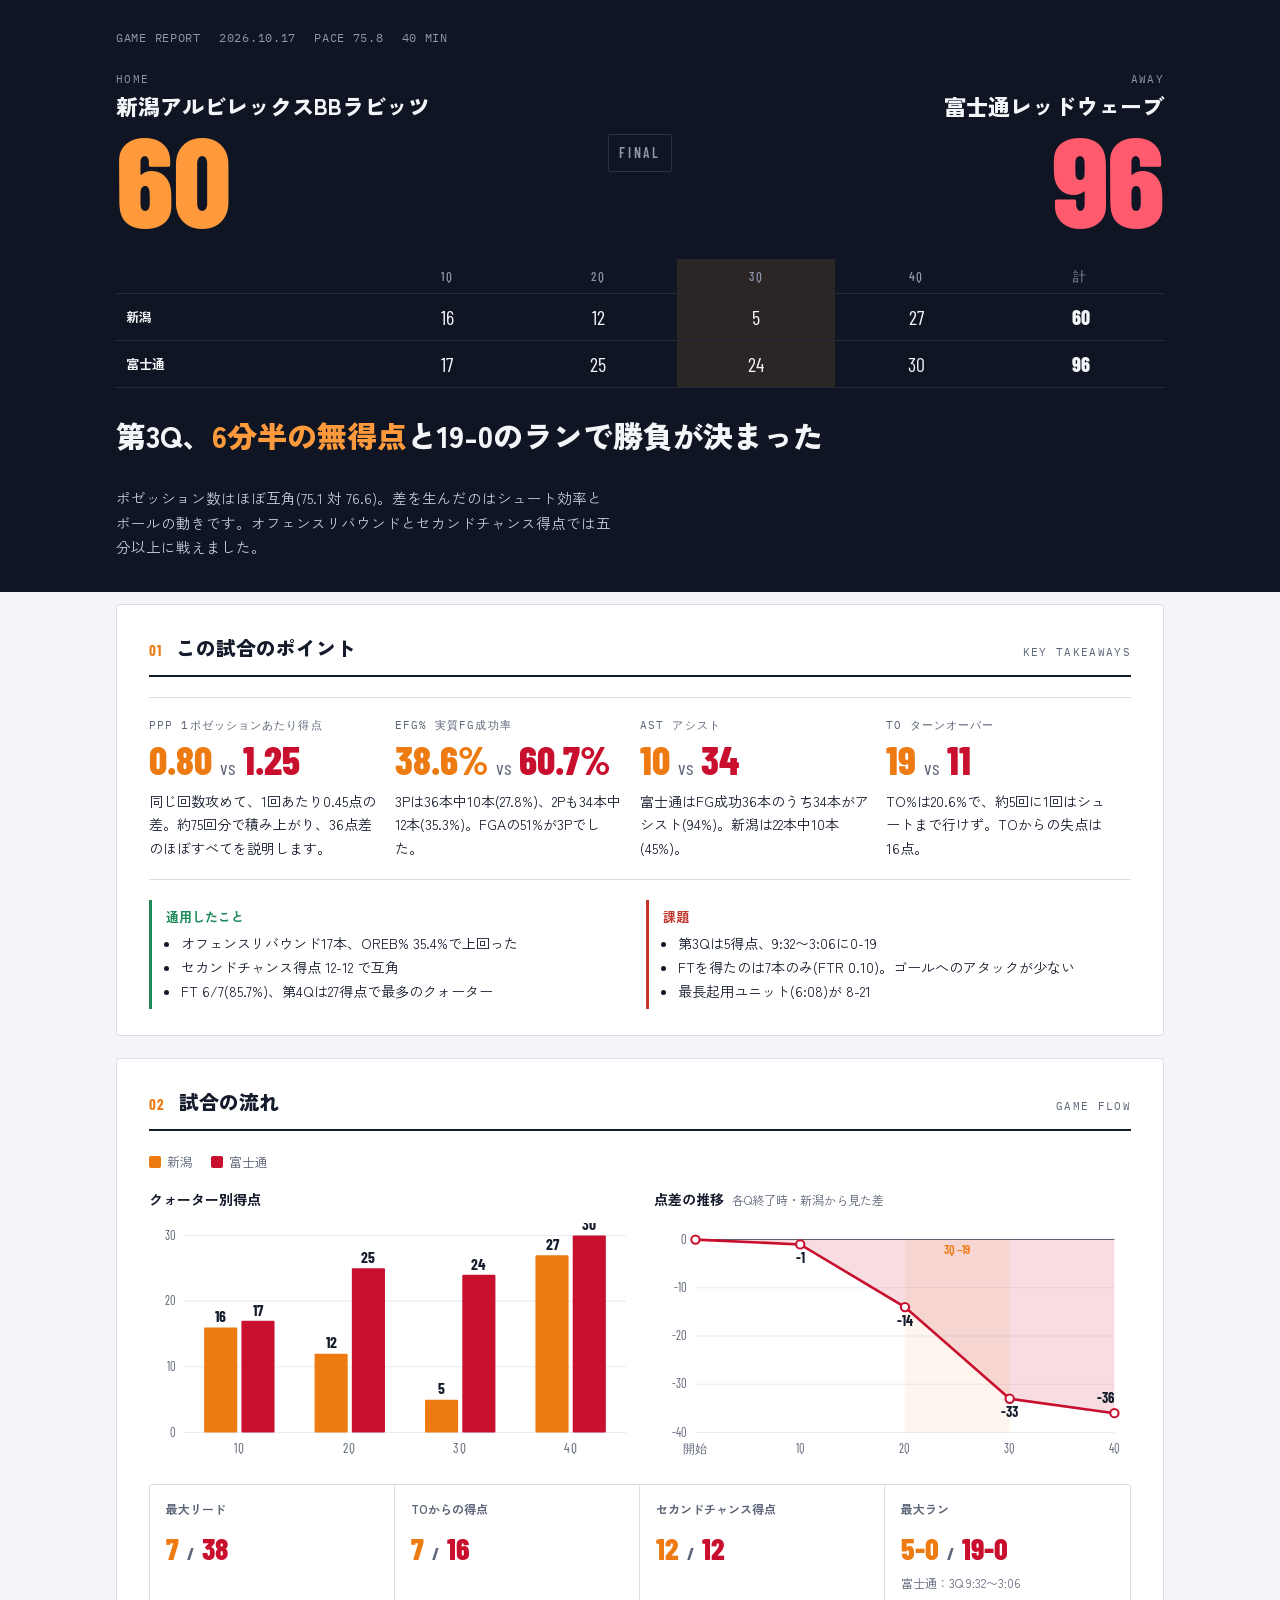
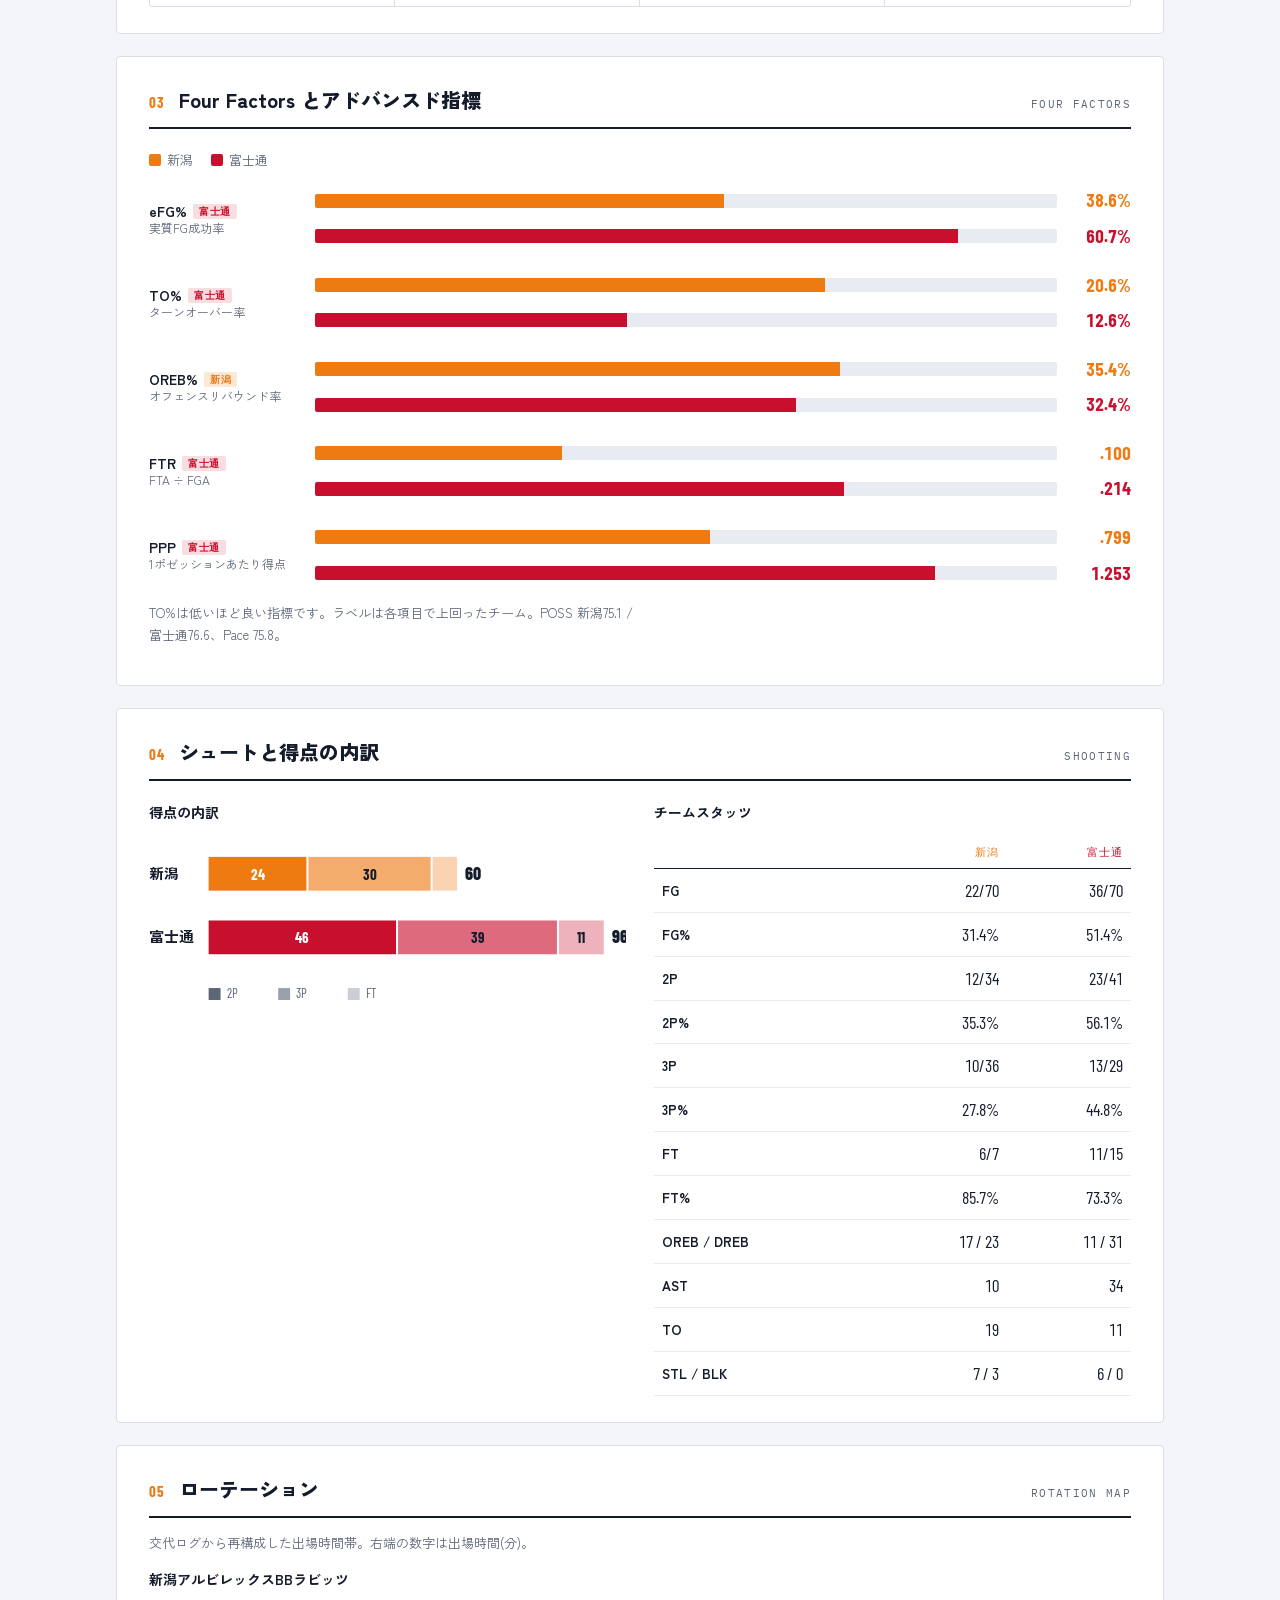
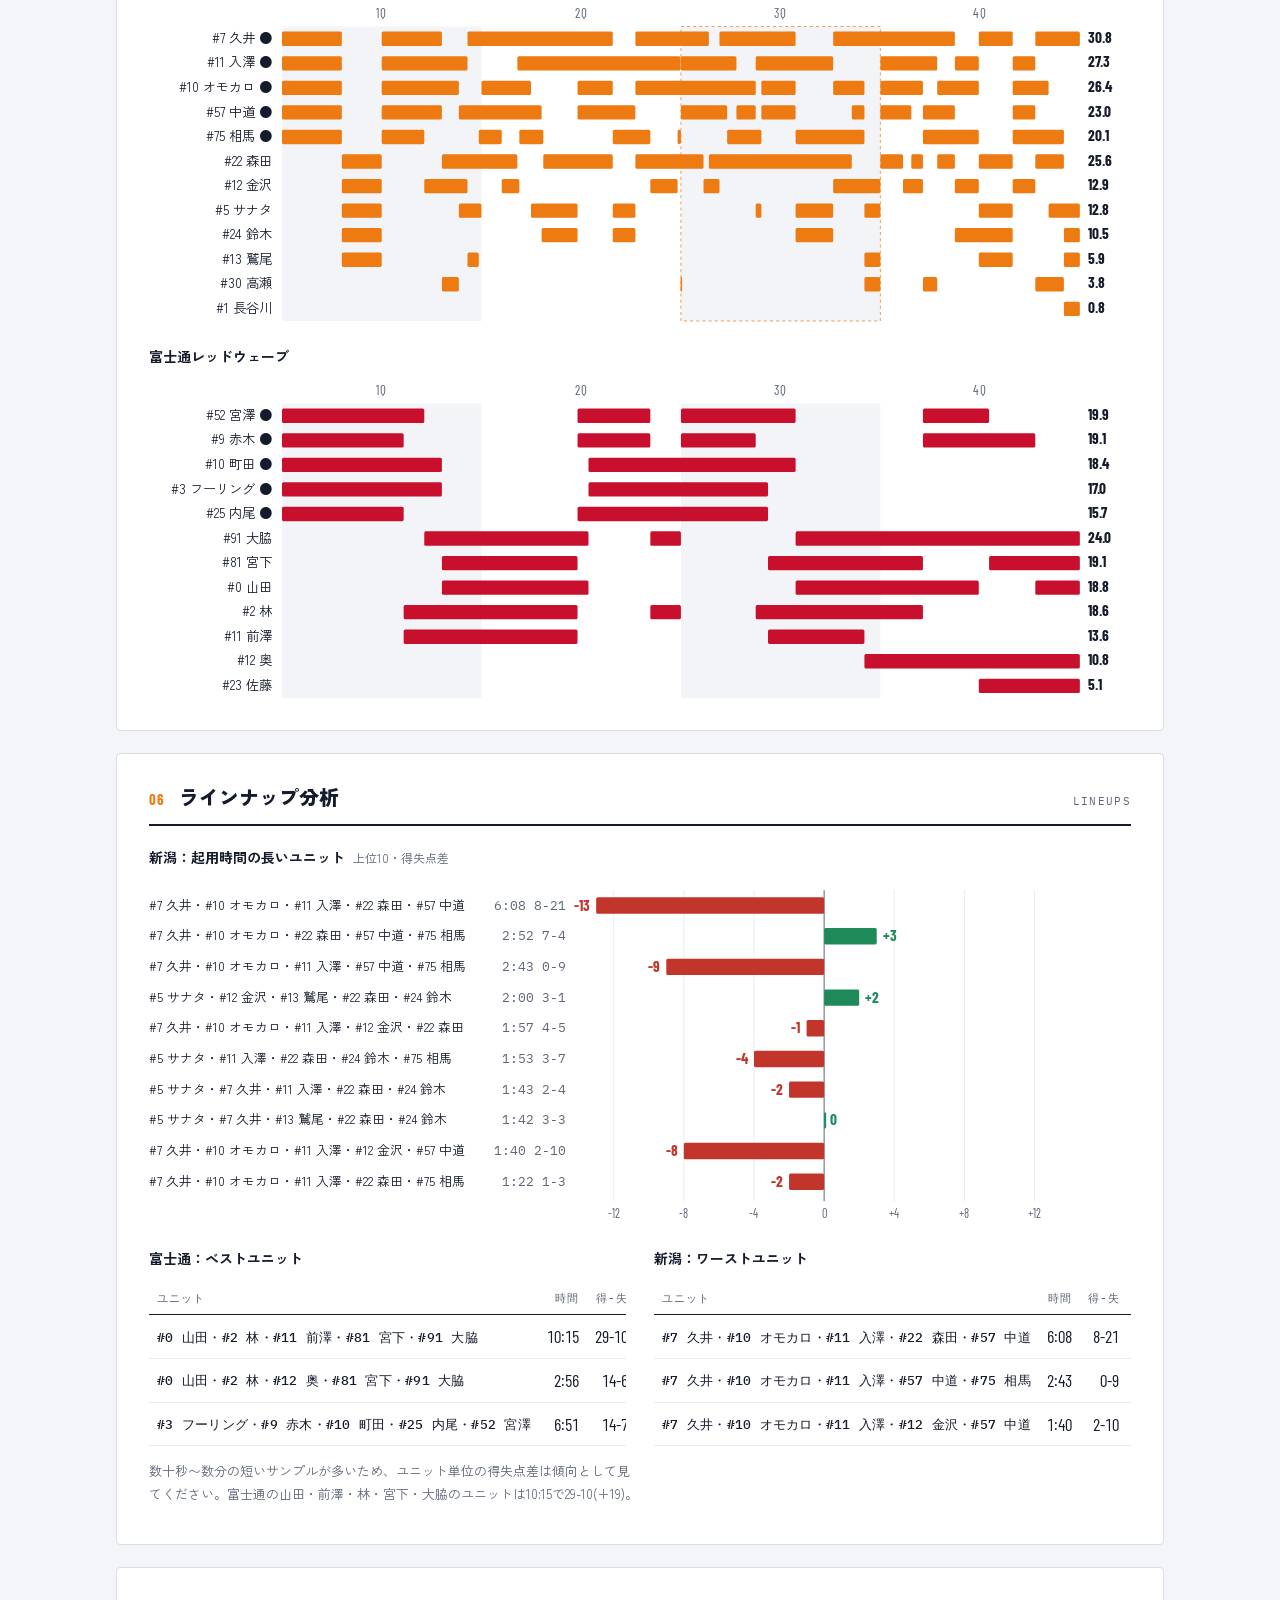
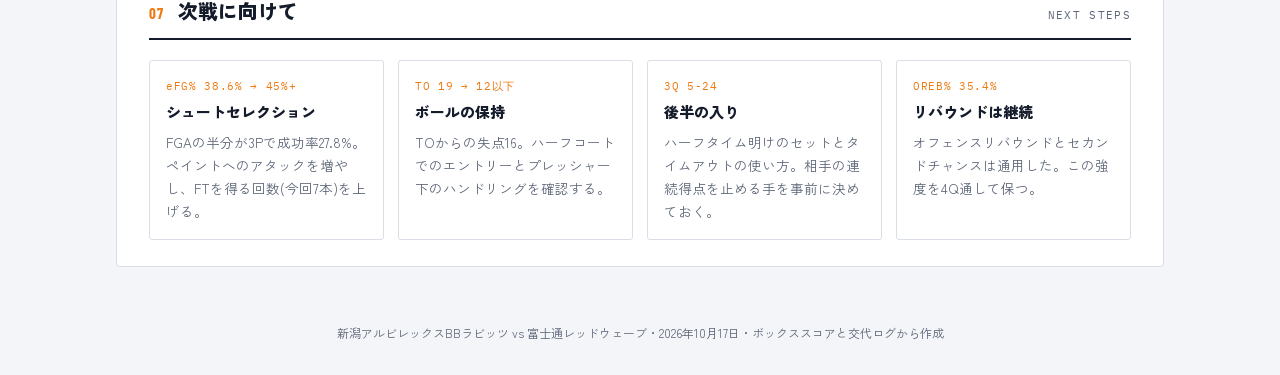
<file: niigata-fujitsu-20261017.html>
<!DOCTYPE html>
<html lang="ja">
<head>
<meta charset="utf-8">
<meta name="viewport" content="width=device-width, initial-scale=1, viewport-fit=cover">
<title>新潟 vs 富士通 ゲームレポート</title>
<link rel="preconnect" href="https://fonts.googleapis.com">
<link rel="stylesheet" href="https://fonts.googleapis.com/css2?family=Barlow+Condensed:wght@500;600;700;800&family=Zen+Kaku+Gothic+New:wght@400;500;700;900&family=IBM+Plex+Mono:wght@400;500&display=swap">
<style>
*{box-sizing:border-box}
html{-webkit-text-size-adjust:100%}
body{margin:0}
img{max-width:100%}

/* Layout: scorer's-sheet report — dark scoreboard band on top, then numbered analysis sheets on a cool paper ground */
:root{
  --paper:#F3F5F8; --sheet:#FFFFFF; --ink:#141B2B; --muted:#5D6678; --rule:#D9DEE7; --rule-soft:#E8EBF1;
  --home:#EE7A12; --home-soft:#FCE8D4; --away:#C8102E; --away-soft:#F8DDE1;
  --good:#1E8A5A; --bad:#C2352B;
  --board:#0F1522; --board-fg:#F3F5F8; --board-muted:#8C97AD;
  --f-display:"Barlow Condensed","Arial Narrow",sans-serif;
  --f-body:"Zen Kaku Gothic New","Hiragino Sans","Yu Gothic",sans-serif;
  --f-mono:"IBM Plex Mono",ui-monospace,Menlo,monospace;
}
@media (prefers-color-scheme: dark){:root:not([data-theme="light"]){
  --paper:#0E131D; --sheet:#161D2A; --ink:#E8ECF3; --muted:#9AA4B8; --rule:#2A3346; --rule-soft:#222A3A;
  --home:#FF9A3C; --home-soft:#3A2814; --away:#FF5A6E; --away-soft:#3E1B22;
  --good:#45C08A; --bad:#F06A5E; --board:#080B12; --board-fg:#F3F5F8; --board-muted:#7F8AA0; color-scheme:dark}}
:root[data-theme="dark"]{
  --paper:#0E131D; --sheet:#161D2A; --ink:#E8ECF3; --muted:#9AA4B8; --rule:#2A3346; --rule-soft:#222A3A;
  --home:#FF9A3C; --home-soft:#3A2814; --away:#FF5A6E; --away-soft:#3E1B22;
  --good:#45C08A; --bad:#F06A5E; --board:#080B12; --board-fg:#F3F5F8; --board-muted:#7F8AA0; color-scheme:dark}

body{background:var(--paper);color:var(--ink);font-family:var(--f-body);font-size:15px;line-height:1.7}
.wrap{max-width:1080px;margin:0 auto;padding-left:max(16px,env(safe-area-inset-left,0px));padding-right:max(16px,env(safe-area-inset-right,0px))}
.num{font-family:var(--f-display);font-variant-numeric:tabular-nums}
.mono{font-family:var(--f-mono);font-variant-numeric:tabular-nums}
h2,h3{text-wrap:balance;margin:0}

/* Scoreboard */
.board{background:var(--board);color:var(--board-fg)}
.board .wrap{padding-block:28px 32px}
.meta{display:flex;flex-wrap:wrap;gap:6px 18px;font-family:var(--f-mono);font-size:12px;color:var(--board-muted);letter-spacing:.06em;text-transform:uppercase}
.score{display:grid;grid-template-columns:1fr auto 1fr;align-items:center;gap:12px;margin-top:22px}
.team{min-width:0}
.team.away{text-align:right}
.team .tag{font-family:var(--f-mono);font-size:11px;letter-spacing:.12em;color:var(--board-muted)}
.team .name{font-weight:900;font-size:clamp(15px,2.4vw,22px);line-height:1.3;margin-top:2px}
.team .pts{font-family:var(--f-display);font-weight:800;font-size:clamp(64px,13vw,128px);line-height:.9;letter-spacing:-.01em}
.team.home .pts{color:#FF9A3C}
.team.away .pts{color:#FF5A6E}
.final{font-family:var(--f-display);font-weight:600;letter-spacing:.2em;font-size:14px;color:var(--board-muted);text-align:center;border:1px solid #2A3346;padding:6px 10px;border-radius:2px}
.qline{margin-top:24px;overflow-x:auto}
.qline table{border-collapse:collapse;min-width:420px;width:100%;font-family:var(--f-display);font-size:20px}
.qline th,.qline td{padding:6px 10px;text-align:center;border-bottom:1px solid #232C3D}
.qline th{font-weight:500;font-size:13px;letter-spacing:.12em;color:var(--board-muted)}
.qline td:first-child,.qline th:first-child{text-align:left;font-family:var(--f-body);font-size:13px;font-weight:700}
.qline .tot{font-weight:800}
.qline .q3{background:rgba(255,154,60,.12)}
.headline{margin-top:26px;font-weight:900;font-size:clamp(20px,3.4vw,30px);line-height:1.4;text-wrap:balance;max-width:30em}
.headline em{font-style:normal;color:#FF9A3C}
.lede{color:#C3CADB;max-width:62ch;margin:10px 0 0;font-size:14.5px}

/* Sections */
main .wrap{padding-block:12px 56px;display:grid;gap:22px}
.sheet{background:var(--sheet);border:1px solid var(--rule);border-radius:4px;padding:26px clamp(16px,3vw,32px)}
.sec-head{display:flex;align-items:baseline;gap:14px;border-bottom:2px solid var(--ink);padding-bottom:10px;margin-bottom:20px}
.sec-no{font-family:var(--f-display);font-weight:700;font-size:15px;color:var(--home);letter-spacing:.08em}
.sec-head h2{font-size:20px;font-weight:900}
.sec-head .en{margin-left:auto;font-family:var(--f-mono);font-size:11px;letter-spacing:.12em;color:var(--muted);text-transform:uppercase}
.legend{display:flex;gap:18px;flex-wrap:wrap;font-size:13px;color:var(--muted);margin-bottom:14px}
.legend span{display:inline-flex;align-items:center;gap:6px}
.sw{width:12px;height:12px;border-radius:2px;display:inline-block}
.sw.h{background:var(--home)} .sw.a{background:var(--away)}
.note{font-size:13px;color:var(--muted);margin-top:14px;max-width:70ch}

/* Takeaways */
.keys{display:grid;grid-template-columns:repeat(auto-fit,minmax(230px,1fr));gap:0;border-top:1px solid var(--rule)}
.key{padding:18px 16px 18px 0;border-bottom:1px solid var(--rule);min-width:0}
.key .lbl{font-family:var(--f-mono);font-size:11px;letter-spacing:.1em;color:var(--muted);text-transform:uppercase}
.key .big{display:flex;align-items:baseline;gap:8px;margin:4px 0 6px}
.key .big b{font-family:var(--f-display);font-weight:800;font-size:40px;line-height:1}
.key .big .h{color:var(--home)} .key .big .a{color:var(--away)}
.key .big i{font-style:normal;color:var(--muted);font-family:var(--f-display);font-size:20px}
.key p{margin:0;font-size:14px}
.pos{margin-top:20px;display:grid;grid-template-columns:repeat(auto-fit,minmax(260px,1fr));gap:12px}
.chip-box{border-left:3px solid var(--good);padding:6px 0 6px 14px;font-size:14px;min-width:0}
.chip-box.neg{border-color:var(--bad)}
.chip-box h3{font-size:13px;font-weight:700;margin-bottom:4px;color:var(--good)}
.chip-box.neg h3{color:var(--bad)}
.chip-box ul{margin:0;padding-left:1.1em}

/* Factor bars */
.factors{display:grid;gap:18px}
.frow{display:grid;grid-template-columns:150px 1fr;gap:16px;align-items:center}
.frow .fname{font-weight:700;font-size:14px;line-height:1.3}
.frow .fname small{display:block;font-weight:400;color:var(--muted);font-size:12px}
.fbars{display:grid;gap:5px;min-width:0}
.fbar{display:grid;grid-template-columns:1fr 64px;gap:10px;align-items:center}
.track{height:14px;background:var(--rule-soft);border-radius:2px;overflow:hidden}
.fill{height:100%}
.fill.h{background:var(--home)} .fill.a{background:var(--away)}
.fval{font-family:var(--f-display);font-weight:700;font-size:18px;text-align:right;font-variant-numeric:tabular-nums}
.win{font-family:var(--f-mono);font-size:10px;letter-spacing:.06em;padding:1px 6px;border-radius:2px;margin-left:6px;vertical-align:2px}
.win.h{background:var(--home-soft);color:var(--home)} .win.a{background:var(--away-soft);color:var(--away)}
@media (max-width:560px){.frow{grid-template-columns:1fr;gap:6px}}

/* two column */
.two{display:grid;grid-template-columns:1fr 1fr;gap:28px}
.two>*{min-width:0}
@media (max-width:760px){.two{grid-template-columns:1fr}}
h3.sub{font-size:14px;font-weight:700;margin-bottom:12px;display:flex;gap:8px;align-items:baseline}
h3.sub small{font-weight:400;color:var(--muted);font-size:12px}

/* Tables */
.tbl-wrap{overflow-x:auto}
table.stat{border-collapse:collapse;width:100%;font-size:14px}
table.stat th{font-family:var(--f-mono);font-weight:500;font-size:11px;letter-spacing:.08em;color:var(--muted);text-align:right;padding:6px 8px;border-bottom:1px solid var(--ink);white-space:nowrap}
table.stat td{padding:7px 8px;border-bottom:1px solid var(--rule-soft);text-align:right;font-family:var(--f-display);font-size:17px;font-variant-numeric:tabular-nums;white-space:nowrap}
table.stat th:first-child,table.stat td:first-child{text-align:left}
table.stat td:first-child{font-family:var(--f-body);font-size:13.5px;font-weight:700}
table.stat tr.h td{color:var(--ink)}
.d-pos{color:var(--good)} .d-neg{color:var(--bad)}

/* game stat tiles */
.gs{display:grid;grid-template-columns:repeat(4,1fr);gap:0;border:1px solid var(--rule);border-radius:3px}
.gs>div{padding:14px 16px;border-right:1px solid var(--rule);min-width:0}
.gs>div:last-child{border-right:0}
.gs .lbl{font-size:12px;color:var(--muted);font-weight:700}
.gs .vs{display:flex;align-items:baseline;gap:8px;margin-top:4px;font-family:var(--f-display);font-weight:800}
.gs .vs .h{color:var(--home);font-size:30px}.gs .vs .a{color:var(--away);font-size:30px}.gs .vs i{color:var(--muted);font-style:normal;font-size:16px}
.gs small{display:block;color:var(--muted);font-size:12px;line-height:1.5}
@media (max-width:760px){.gs{grid-template-columns:1fr 1fr}.gs>div:nth-child(2){border-right:0}.gs>div:nth-child(-n+2){border-bottom:1px solid var(--rule)}}

/* charts */
.chart{overflow-x:auto}
svg text{font-family:var(--f-display)}
.lineup-players{font-family:var(--f-mono);font-size:12.5px;font-weight:500;letter-spacing:.02em}
.pill{display:inline-block;font-family:var(--f-mono);font-size:11px;padding:1px 7px;border-radius:10px;border:1px solid var(--rule);color:var(--muted)}

/* actions */
.actions{display:grid;grid-template-columns:repeat(auto-fit,minmax(230px,1fr));gap:14px}
.act{border:1px solid var(--rule);border-radius:3px;padding:16px;min-width:0}
.act .tgt{font-family:var(--f-mono);font-size:11px;color:var(--home);letter-spacing:.06em}
.act h3{font-size:15px;font-weight:900;margin:4px 0 6px}
.act p{margin:0;font-size:13.5px;color:var(--muted)}
footer{color:var(--muted);font-size:12px;text-align:center;padding-block:0 32px}
:focus-visible{outline:2px solid var(--home);outline-offset:2px}
</style>

</head>
<body>
<header class="board">
  <div class="wrap">
    <div class="meta"><span>Game Report</span><span>2026.10.17</span><span>Pace 75.8</span><span>40 min</span></div>
    <div class="score">
      <div class="team home"><div class="tag">HOME</div><div class="name">新潟アルビレックスBBラビッツ</div><div class="pts">60</div></div>
      <div class="final">FINAL</div>
      <div class="team away"><div class="tag">AWAY</div><div class="name">富士通レッドウェーブ</div><div class="pts">96</div></div>
    </div>
    <div class="qline">
      <table>
        <thead><tr><th></th><th>1Q</th><th>2Q</th><th class="q3">3Q</th><th>4Q</th><th>計</th></tr></thead>
        <tbody>
          <tr><td>新潟</td><td>16</td><td>12</td><td class="q3">5</td><td>27</td><td class="tot">60</td></tr>
          <tr><td>富士通</td><td>17</td><td>25</td><td class="q3">24</td><td>30</td><td class="tot">96</td></tr>
        </tbody>
      </table>
    </div>
    <p class="headline">第3Q、<em>6分半の無得点</em>と19-0のランで勝負が決まった</p>
    <p class="lede">ポゼッション数はほぼ互角(75.1 対 76.6)。差を生んだのはシュート効率とボールの動きです。オフェンスリバウンドとセカンドチャンス得点では五分以上に戦えました。</p>
  </div>
</header>

<main>
<div class="wrap">

<section class="sheet" id="keys">
  <div class="sec-head"><span class="sec-no">01</span><h2>この試合のポイント</h2><span class="en">Key takeaways</span></div>
  <div class="keys">
    <div class="key"><div class="lbl">PPP 1ポゼッションあたり得点</div><div class="big"><b class="h">0.80</b><i>vs</i><b class="a">1.25</b></div><p>同じ回数攻めて、1回あたり0.45点の差。約75回分で積み上がり、36点差のほぼすべてを説明します。</p></div>
    <div class="key"><div class="lbl">eFG% 実質FG成功率</div><div class="big"><b class="h">38.6%</b><i>vs</i><b class="a">60.7%</b></div><p>3Pは36本中10本(27.8%)、2Pも34本中12本(35.3%)。FGAの51%が3Pでした。</p></div>
    <div class="key"><div class="lbl">AST アシスト</div><div class="big"><b class="h">10</b><i>vs</i><b class="a">34</b></div><p>富士通はFG成功36本のうち34本がアシスト(94%)。新潟は22本中10本(45%)。</p></div>
    <div class="key"><div class="lbl">TO ターンオーバー</div><div class="big"><b class="h">19</b><i>vs</i><b class="a">11</b></div><p>TO%は20.6%で、約5回に1回はシュートまで行けず。TOからの失点は16点。</p></div>
  </div>
  <div class="pos">
    <div class="chip-box"><h3>通用したこと</h3><ul><li>オフェンスリバウンド17本、OREB% 35.4%で上回った</li><li>セカンドチャンス得点 12-12 で互角</li><li>FT 6/7(85.7%)、第4Qは27得点で最多のクォーター</li></ul></div>
    <div class="chip-box neg"><h3>課題</h3><ul><li>第3Qは5得点、9:32〜3:06に0-19</li><li>FTを得たのは7本のみ(FTR 0.10)。ゴールへのアタックが少ない</li><li>最長起用ユニット(6:08)が 8-21</li></ul></div>
  </div>
</section>

<section class="sheet" id="flow">
  <div class="sec-head"><span class="sec-no">02</span><h2>試合の流れ</h2><span class="en">Game flow</span></div>
  <div class="legend"><span><i class="sw h"></i>新潟</span><span><i class="sw a"></i>富士通</span></div>
  <div class="two">
    <div><h3 class="sub">クォーター別得点</h3><div class="chart" id="qchart"></div></div>
    <div><h3 class="sub">点差の推移 <small>各Q終了時・新潟から見た差</small></h3><div class="chart" id="mchart"></div></div>
  </div>
  <div style="height:22px"></div>
  <div class="gs">
    <div><div class="lbl">最大リード</div><div class="vs"><span class="h">7</span><i>/</i><span class="a">38</span></div></div>
    <div><div class="lbl">TOからの得点</div><div class="vs"><span class="h">7</span><i>/</i><span class="a">16</span></div></div>
    <div><div class="lbl">セカンドチャンス得点</div><div class="vs"><span class="h">12</span><i>/</i><span class="a">12</span></div></div>
    <div><div class="lbl">最大ラン</div><div class="vs"><span class="h">5-0</span><i>/</i><span class="a">19-0</span></div><small>富士通：3Q 9:32〜3:06</small></div>
  </div>
</section>

<section class="sheet" id="factors">
  <div class="sec-head"><span class="sec-no">03</span><h2>Four Factors とアドバンスド指標</h2><span class="en">Four factors</span></div>
  <div class="legend"><span><i class="sw h"></i>新潟</span><span><i class="sw a"></i>富士通</span></div>
  <div class="factors" id="fbars"></div>
  <p class="note">TO%は低いほど良い指標です。ラベルは各項目で上回ったチーム。POSS 新潟75.1 / 富士通76.6、Pace 75.8。</p>
</section>

<section class="sheet" id="shooting">
  <div class="sec-head"><span class="sec-no">04</span><h2>シュートと得点の内訳</h2><span class="en">Shooting</span></div>
  <div class="two">
    <div>
      <h3 class="sub">得点の内訳</h3>
      <div class="chart" id="ptsmix"></div>
    </div>
    <div>
      <h3 class="sub">チームスタッツ</h3>
      <div class="tbl-wrap"><table class="stat" id="boxtbl"></table></div>
    </div>
  </div>
</section>

<section class="sheet" id="rotation">
  <div class="sec-head"><span class="sec-no">05</span><h2>ローテーション</h2><span class="en">Rotation map</span></div>
  <p class="note" style="margin:-6px 0 14px">交代ログから再構成した出場時間帯。右端の数字は出場時間(分)。</p>
  <h3 class="sub">新潟アルビレックスBBラビッツ</h3>
  <div class="chart" id="rotH"></div>
  <div style="height:18px"></div>
  <h3 class="sub">富士通レッドウェーブ</h3>
  <div class="chart" id="rotA"></div>
</section>

<section class="sheet" id="lineups">
  <div class="sec-head"><span class="sec-no">06</span><h2>ラインナップ分析</h2><span class="en">Lineups</span></div>
  <h3 class="sub">新潟：起用時間の長いユニット <small>上位10・得失点差</small></h3>
  <div class="chart" id="luH"></div>
  <div style="height:22px"></div>
  <div class="two">
    <div><h3 class="sub">富士通：ベストユニット</h3><div class="tbl-wrap"><table class="stat" id="luAbest"></table></div></div>
    <div><h3 class="sub">新潟：ワーストユニット</h3><div class="tbl-wrap"><table class="stat" id="luHworst"></table></div></div>
  </div>
  <p class="note">数十秒〜数分の短いサンプルが多いため、ユニット単位の得失点差は傾向として見てください。富士通の山田・前澤・林・宮下・大脇のユニットは10:15で29-10(+19)。</p>
</section>

<section class="sheet" id="actions">
  <div class="sec-head"><span class="sec-no">07</span><h2>次戦に向けて</h2><span class="en">Next steps</span></div>
  <div class="actions">
    <div class="act"><div class="tgt">eFG% 38.6% → 45%+</div><h3>シュートセレクション</h3><p>FGAの半分が3Pで成功率27.8%。ペイントへのアタックを増やし、FTを得る回数(今回7本)を上げる。</p></div>
    <div class="act"><div class="tgt">TO 19 → 12以下</div><h3>ボールの保持</h3><p>TOからの失点16。ハーフコートでのエントリーとプレッシャー下のハンドリングを確認する。</p></div>
    <div class="act"><div class="tgt">3Q 5-24</div><h3>後半の入り</h3><p>ハーフタイム明けのセットとタイムアウトの使い方。相手の連続得点を止める手を事前に決めておく。</p></div>
    <div class="act"><div class="tgt">OREB% 35.4%</div><h3>リバウンドは継続</h3><p>オフェンスリバウンドとセカンドチャンスは通用した。この強度を4Q通して保つ。</p></div>
  </div>
</section>

</div>
</main>
<footer>新潟アルビレックスBBラビッツ vs 富士通レッドウェーブ・2026年10月17日・ボックススコアと交代ログから作成</footer>

<script>
const NAMES={home:{"#1":"長谷川","#5":"サナタ","#7":"久井","#10":"オモカロ","#11":"入澤","#12":"金沢","#13":"鷲尾","#22":"森田","#24":"鈴木","#30":"高瀬","#57":"中道","#75":"相馬"},
away:{"#0":"山田","#2":"林","#3":"フーリング","#9":"赤木","#10":"町田","#11":"前澤","#12":"奥","#23":"佐藤","#25":"内尾","#52":"宮澤","#81":"宮下","#91":"大脇"}};
const STARTERS={home:["#7","#10","#11","#57","#75"],away:["#9","#25","#52","#3","#10"]};
// [q, clock, team(h/a), out, in]
const SUBS=`1 07:00 h #7 #5|1 07:00 h #10 #12|1 07:00 h #11 #13|1 07:00 h #57 #22|1 07:00 h #75 #24|1 05:00 h #5 #7|1 05:00 h #12 #10|1 05:00 h #13 #11|1 05:00 h #22 #57|1 05:00 h #24 #75|1 03:54 a #9 #2|1 03:54 a #25 #11|1 02:52 h #75 #12|1 02:52 a #52 #91|1 01:59 a #3 #0|1 01:59 a #10 #81|1 01:59 h #7 #22|1 01:59 h #57 #30|1 01:08 h #10 #5|1 01:08 h #30 #57|1 00:42 h #11 #7|1 00:42 h #12 #13|1 00:08 h #13 #75|2 10:00 h #5 #10|2 08:59 h #75 #12|2 08:12 h #22 #11|2 08:06 h #12 #75|2 07:31 h #10 #5|2 06:59 h #57 #24|2 06:54 h #75 #22|2 05:11 a #2 #9|2 05:11 a #11 #25|2 05:11 a #81 #52|2 05:11 h #5 #10|2 05:11 h #24 #57|2 04:38 a #0 #3|2 04:38 a #91 #10|2 03:25 h #7 #5|2 03:25 h #10 #24|2 03:25 h #22 #75|2 02:17 h #24 #7|2 02:17 h #57 #22|2 02:17 h #5 #10|2 01:32 a #9 #2|2 01:32 a #52 #91|2 01:32 h #75 #12|2 00:10 h #12 #75|2 00:01 h #11 #30|3 10:00 h #30 #11|3 10:00 h #75 #57|3 10:00 a #2 #9|3 10:00 a #91 #52|3 08:52 h #22 #12|3 08:36 h #7 #22|3 08:04 h #12 #7|3 07:41 h #57 #75|3 07:13 h #11 #57|3 06:15 h #10 #5|3 06:15 h #57 #11|3 06:15 a #9 #2|3 05:58 h #5 #10|3 05:58 h #75 #57|3 05:38 a #3 #11|3 05:38 a #25 #81|3 04:15 a #10 #0|3 04:15 a #52 #91|3 04:15 h #7 #5|3 04:15 h #10 #24|3 04:15 h #57 #75|3 02:22 h #5 #7|3 02:22 h #11 #10|3 02:22 h #24 #12|3 01:26 h #22 #57|3 00:48 h #75 #30|3 00:48 h #57 #13|3 00:48 a #11 #12|3 00:48 h #10 #5|4 10:00 h #5 #10|4 10:00 h #12 #11|4 10:00 h #13 #22|4 10:00 h #30 #57|4 08:52 h #22 #12|4 08:27 h #57 #22|4 07:52 a #2 #9|4 07:52 a #81 #52|4 07:52 h #10 #30|4 07:52 h #12 #57|4 07:52 h #22 #75|4 07:09 h #11 #10|4 07:09 h #30 #22|4 06:16 h #7 #11|4 06:16 h #22 #12|4 06:16 h #57 #24|4 05:04 a #0 #23|4 05:04 h #11 #7|4 05:04 h #12 #13|4 05:04 h #75 #22|4 05:04 h #10 #5|4 04:33 a #52 #81|4 03:22 h #5 #10|4 03:22 h #7 #11|4 03:22 h #13 #12|4 03:22 h #22 #57|4 03:22 h #24 #75|4 02:14 a #9 #0|4 02:14 h #11 #7|4 02:14 h #12 #22|4 02:14 h #57 #30|4 01:34 h #10 #5|4 00:48 h #22 #1|4 00:48 h #30 #24|4 00:48 h #75 #13`.split("|").map(s=>s.split(" "));

const LU={home:[["#10 #11 #22 #57 #7",368,8,21],["#10 #22 #57 #7 #75",172,7,4],["#10 #11 #57 #7 #75",163,0,9],["#12 #13 #22 #24 #5",120,3,1],["#10 #11 #12 #22 #7",117,4,5],["#11 #22 #24 #5 #75",113,3,7],["#11 #22 #24 #5 #7",103,2,4],["#13 #22 #24 #5 #7",102,3,3],["#10 #11 #12 #57 #7",100,2,10],["#10 #11 #22 #7 #75",82,1,3]],
 awayBest:[["#0 #11 #2 #81 #91",615,29,10],["#0 #12 #2 #81 #91",176,14,6],["#10 #25 #3 #52 #9",411,14,7]],
 homeWorst:[["#10 #11 #22 #57 #7",368,8,21],["#10 #11 #57 #7 #75",163,0,9],["#10 #11 #12 #57 #7",100,2,10]]};

const $=id=>document.getElementById(id);
const mmss=s=>Math.floor(s/60)+":"+String(s%60).padStart(2,"0");
const svg=(w,h,inner,minw)=>`<svg viewBox="0 0 ${w} ${h}" width="100%" style="display:block;${minw?`min-width:${minw}px`:''}" role="img">${inner}</svg>`;

/* Quarter bars */
(()=>{const H=[16,12,5,27],A=[17,25,24,30],W=460,Ht=230,pl=34,pb=28,pt=12,max=30,ch=Ht-pb-pt;let g="";
 for(let v=0;v<=30;v+=10){const y=pt+ch-v/max*ch;g+=`<line x1="${pl}" x2="${W}" y1="${y}" y2="${y}" stroke="var(--rule-soft)" fill="none"/><text x="${pl-8}" y="${y+4}" text-anchor="end" font-size="12" fill="var(--muted)">${v}</text>`}
 const gw=(W-pl)/4;H.forEach((h,i)=>{const x=pl+i*gw+gw*.18,bw=gw*.3;[[h,"var(--home)",0],[A[i],"var(--away)",1]].forEach(([v,c,k])=>{const bh=v/max*ch,bx=x+k*(bw+4);g+=`<rect x="${bx}" y="${pt+ch-bh}" width="${bw}" height="${bh}" fill="${c}" rx="1"/><text x="${bx+bw/2}" y="${pt+ch-bh-5}" text-anchor="middle" font-size="15" font-weight="700" fill="var(--ink)">${v}</text>`});
 g+=`<text x="${pl+i*gw+gw/2}" y="${Ht-8}" text-anchor="middle" font-size="13" fill="var(--muted)" letter-spacing="1">${i+1}Q</text>`});
 $("qchart").innerHTML=svg(W,Ht,g)})();

/* Margin chart */
(()=>{const M=[0,-1,-14,-33,-36],W=460,Ht=230,pl=40,pr=16,pt=16,pb=28,min=-40,cw=W-pl-pr,ch=Ht-pt-pb,y=v=>pt+(0-v)/(0-min)*ch,x=i=>pl+i/4*cw;let g="";
 for(let v=0;v>=-40;v-=10)g+=`<line x1="${pl}" x2="${W-pr}" y1="${y(v)}" y2="${y(v)}" stroke="${v===0?'var(--muted)':'var(--rule-soft)'}" fill="none"/><text x="${pl-8}" y="${y(v)+4}" text-anchor="end" font-size="12" fill="var(--muted)">${v}</text>`;
 const pts=M.map((v,i)=>`${x(i)},${y(v)}`).join(" ");
 g+=`<polygon points="${x(0)},${y(0)} ${pts} ${x(4)},${y(0)}" fill="var(--away)" opacity=".14"/>`;
 g+=`<rect x="${x(2)}" y="${pt}" width="${cw/4}" height="${ch}" fill="var(--home)" opacity=".07"/>`;
 g+=`<polyline points="${pts}" fill="none" stroke="var(--away)" stroke-width="2.5"/>`;
 M.forEach((v,i)=>{g+=`<circle cx="${x(i)}" cy="${y(v)}" r="4" fill="var(--sheet)" stroke="var(--away)" stroke-width="2"/>`;if(i)g+=`<text x="${x(i)}" y="${y(v)+(i===4?-10:18)}" text-anchor="${i===4?'end':'middle'}" font-size="14" font-weight="700" fill="var(--ink)">${v}</text>`;
 g+=`<text x="${x(i)}" y="${Ht-8}" text-anchor="middle" font-size="12" fill="var(--muted)">${["開始","1Q","2Q","3Q","4Q"][i]}</text>`});
 g+=`<text x="${x(2.5)}" y="${pt+14}" text-anchor="middle" font-size="12" fill="var(--home)" font-weight="600">3Q −19</text>`;
 $("mchart").innerHTML=svg(W,Ht,g)})();

/* Four factors */
(()=>{const F=[["eFG%","実質FG成功率",38.6,60.7,70,"%",1],["TO%","ターンオーバー率",20.6,12.6,30,"%",-1],["OREB%","オフェンスリバウンド率",35.4,32.4,50,"%",1],["FTR","FTA ÷ FGA",.100,.214,.3,"",1],["PPP","1ポゼッションあたり得点",.799,1.253,1.5,"",1]];
 $("fbars").innerHTML=F.map(([n,s,h,a,max,u,dir])=>{const hw=(h-a)*dir>0;const fmt=v=>u?v.toFixed(1)+u:v.toFixed(v<1?3:3).replace(/^0/,"");
 return `<div class="frow"><div class="fname">${n}<span class="win ${hw?'h':'a'}">${hw?'新潟':'富士通'}</span><small>${s}</small></div><div class="fbars">
 <div class="fbar"><div class="track"><div class="fill h" style="width:${h/max*100}%"></div></div><div class="fval" style="color:var(--home)">${fmt(h)}</div></div>
 <div class="fbar"><div class="track"><div class="fill a" style="width:${a/max*100}%"></div></div><div class="fval" style="color:var(--away)">${fmt(a)}</div></div></div></div>`}).join("")})();

/* Points mix */
(()=>{const rows=[["新潟",[24,30,6],"var(--home)"],["富士通",[46,39,11],"var(--away)"]],W=480,Ht=170,pl=60,max=100,cw=W-pl-10;let g="";
 const op=[1,.62,.32],lab=["2P","3P","FT"];
 rows.forEach(([n,v,c],r)=>{const y=20+r*64;let x=pl;g+=`<text x="0" y="${y+22}" font-size="15" font-weight="700" fill="var(--ink)" style="font-family:var(--f-body)">${n}</text>`;
 v.forEach((p,i)=>{const w=p/max*cw;g+=`<rect x="${x}" y="${y}" width="${w}" height="34" fill="${c}" fill-opacity="${op[i]}"/>`;if(w>34)g+=`<text x="${x+w/2}" y="${y+23}" text-anchor="middle" font-size="15" font-weight="700" fill="${i===0?'#fff':'var(--ink)'}">${p}</text>`;x+=w+2});
 g+=`<text x="${x+6}" y="${y+23}" font-size="18" font-weight="800" fill="var(--ink)">${v.reduce((a,b)=>a+b)}</text>`});
 lab.forEach((l,i)=>{g+=`<rect x="${pl+i*70}" y="${Ht-18}" width="12" height="12" fill="var(--muted)" fill-opacity="${op[i]}"/><text x="${pl+i*70+18}" y="${Ht-8}" font-size="13" fill="var(--muted)">${l}</text>`});
 $("ptsmix").innerHTML=svg(W,Ht,g);
 const B=[["FG","22/70","36/70"],["FG%","31.4%","51.4%"],["2P","12/34","23/41"],["2P%","35.3%","56.1%"],["3P","10/36","13/29"],["3P%","27.8%","44.8%"],["FT","6/7","11/15"],["FT%","85.7%","73.3%"],["OREB / DREB","17 / 23","11 / 31"],["AST","10","34"],["TO","19","11"],["STL / BLK","7 / 3","6 / 0"]];
 $("boxtbl").innerHTML=`<thead><tr><th></th><th style="color:var(--home)">新潟</th><th style="color:var(--away)">富士通</th></tr></thead><tbody>${B.map(r=>`<tr><td>${r[0]}</td><td>${r[1]}</td><td>${r[2]}</td></tr>`).join("")}</tbody>`})();

/* Rotation */
function stints(team){const k=team[0];const on=new Map(STARTERS[team].map(p=>[p,0]));const out=[];
 SUBS.filter(s=>s[2]===k).forEach(([q,c,_,o,i])=>{const [m,s]=c.split(":").map(Number);const t=(q-1)*600+600-(m*60+s);if(on.has(o)){out.push([o,on.get(o),t]);on.delete(o)}on.set(i,t)});
 for(const [p,t] of on)out.push([p,t,2400]);return out.filter(s=>s[2]>s[1])}
function rot(team,el,color){const S=stints(team),mins={},first={};S.forEach(([p,a,b])=>{mins[p]=(mins[p]||0)+b-a;first[p]=Math.min(first[p]??1e9,a)});
 const starters=STARTERS[team];const players=Object.keys(mins).sort((a,b)=>{const sa=starters.includes(a),sb=starters.includes(b);if(sa!==sb)return sa?-1:1;return mins[b]-mins[a]});
 const W=960,pl=130,pr=50,rh=24,pt=22,cw=W-pl-pr,Ht=pt+players.length*rh+6,x=t=>pl+t/2400*cw;let g="";
 for(let q=0;q<4;q++){if(q%2===0)g+=`<rect x="${x(q*600)}" y="${pt}" width="${cw/4}" height="${players.length*rh}" fill="var(--rule-soft)" opacity=".55"/>`;g+=`<text x="${x(q*600+300)}" y="14" text-anchor="middle" font-size="13" fill="var(--muted)" letter-spacing="1">${q+1}Q</text>`}
 if(team==="home")g+=`<rect x="${x(1200)}" y="${pt}" width="${cw/4}" height="${players.length*rh}" fill="none" stroke="var(--home)" stroke-dasharray="3 3" opacity=".7"/>`;
 players.forEach((p,r)=>{const y=pt+r*rh;g+=`<text x="${pl-10}" y="${y+16}" text-anchor="end" font-size="13" fill="var(--ink)" style="font-family:var(--f-body)">${p} ${NAMES[team][p]}${starters.includes(p)?' ●':''}</text>`;
 S.filter(s=>s[0]===p).forEach(([_,a,b])=>g+=`<rect x="${x(a)}" y="${y+5}" width="${Math.max(1.5,x(b)-x(a))}" height="${rh-10}" fill="${color}" rx="1.5"/>`);
 g+=`<text x="${W-pr+8}" y="${y+16}" font-size="15" font-weight="700" fill="var(--ink)">${(mins[p]/60).toFixed(1)}</text>`});
 $(el).innerHTML=svg(W,Ht,g,680)}
rot("home","rotH","var(--home)");rot("away","rotA","var(--away)");

/* Lineups */
const names=(team,s)=>s.split(" ").sort((a,b)=>+a.slice(1)-+b.slice(1)).map(p=>p+" "+NAMES[team][p]).join("・");
(()=>{const L=LU.home,W=960,pl=420,rh=30,pt=8,Ht=pt+L.length*rh+28,mid=pl+(W-pl-60)/2,sc=(W-pl-60)/2/14;let g="";
 for(let v=-12;v<=12;v+=4)g+=`<line x1="${mid+v*sc}" x2="${mid+v*sc}" y1="${pt}" y2="${Ht-24}" stroke="${v?'var(--rule-soft)':'var(--muted)'}" fill="none"/><text x="${mid+v*sc}" y="${Ht-8}" text-anchor="middle" font-size="12" fill="var(--muted)">${v>0?'+':''}${v}</text>`;
 L.forEach(([p,sec,f,a],r)=>{const y=pt+r*rh,d=f-a,c=d>=0?'var(--good)':'var(--bad)';
 g+=`<text x="0" y="${y+19}" font-size="12.5" fill="var(--ink)" style="font-family:var(--f-body)">${names("home",p)}</text>`;
 g+=`<text x="${pl-12}" y="${y+19}" text-anchor="end" font-size="13" fill="var(--muted)" style="font-family:var(--f-mono)">${mmss(sec)}  ${f}-${a}</text>`;
 const w=Math.abs(d)*sc;g+=`<rect x="${d>=0?mid:mid-w}" y="${y+7}" width="${Math.max(w,2)}" height="${rh-14}" fill="${c}" rx="1.5"/>`;
 g+=`<text x="${d>=0?mid+w+6:mid-w-6}" y="${y+20}" text-anchor="${d>=0?'start':'end'}" font-size="15" font-weight="700" fill="${c}">${d>0?'+':''}${d}</text>`});
 $("luH").innerHTML=svg(W,Ht,g,760);
 const tbl=(id,team,rows)=>$(id).innerHTML=`<thead><tr><th>ユニット</th><th>時間</th><th>得-失</th><th>差</th></tr></thead><tbody>${rows.map(([p,s,f,a])=>`<tr><td><span class="lineup-players">${names(team,p)}</span></td><td>${mmss(s)}</td><td>${f}-${a}</td><td class="${f-a>=0?'d-pos':'d-neg'}">${f-a>0?'+':''}${f-a}</td></tr>`).join("")}</tbody>`;
 tbl("luAbest","away",LU.awayBest);tbl("luHworst","home",LU.homeWorst)})();
</script>

</body>
</html>
</file>
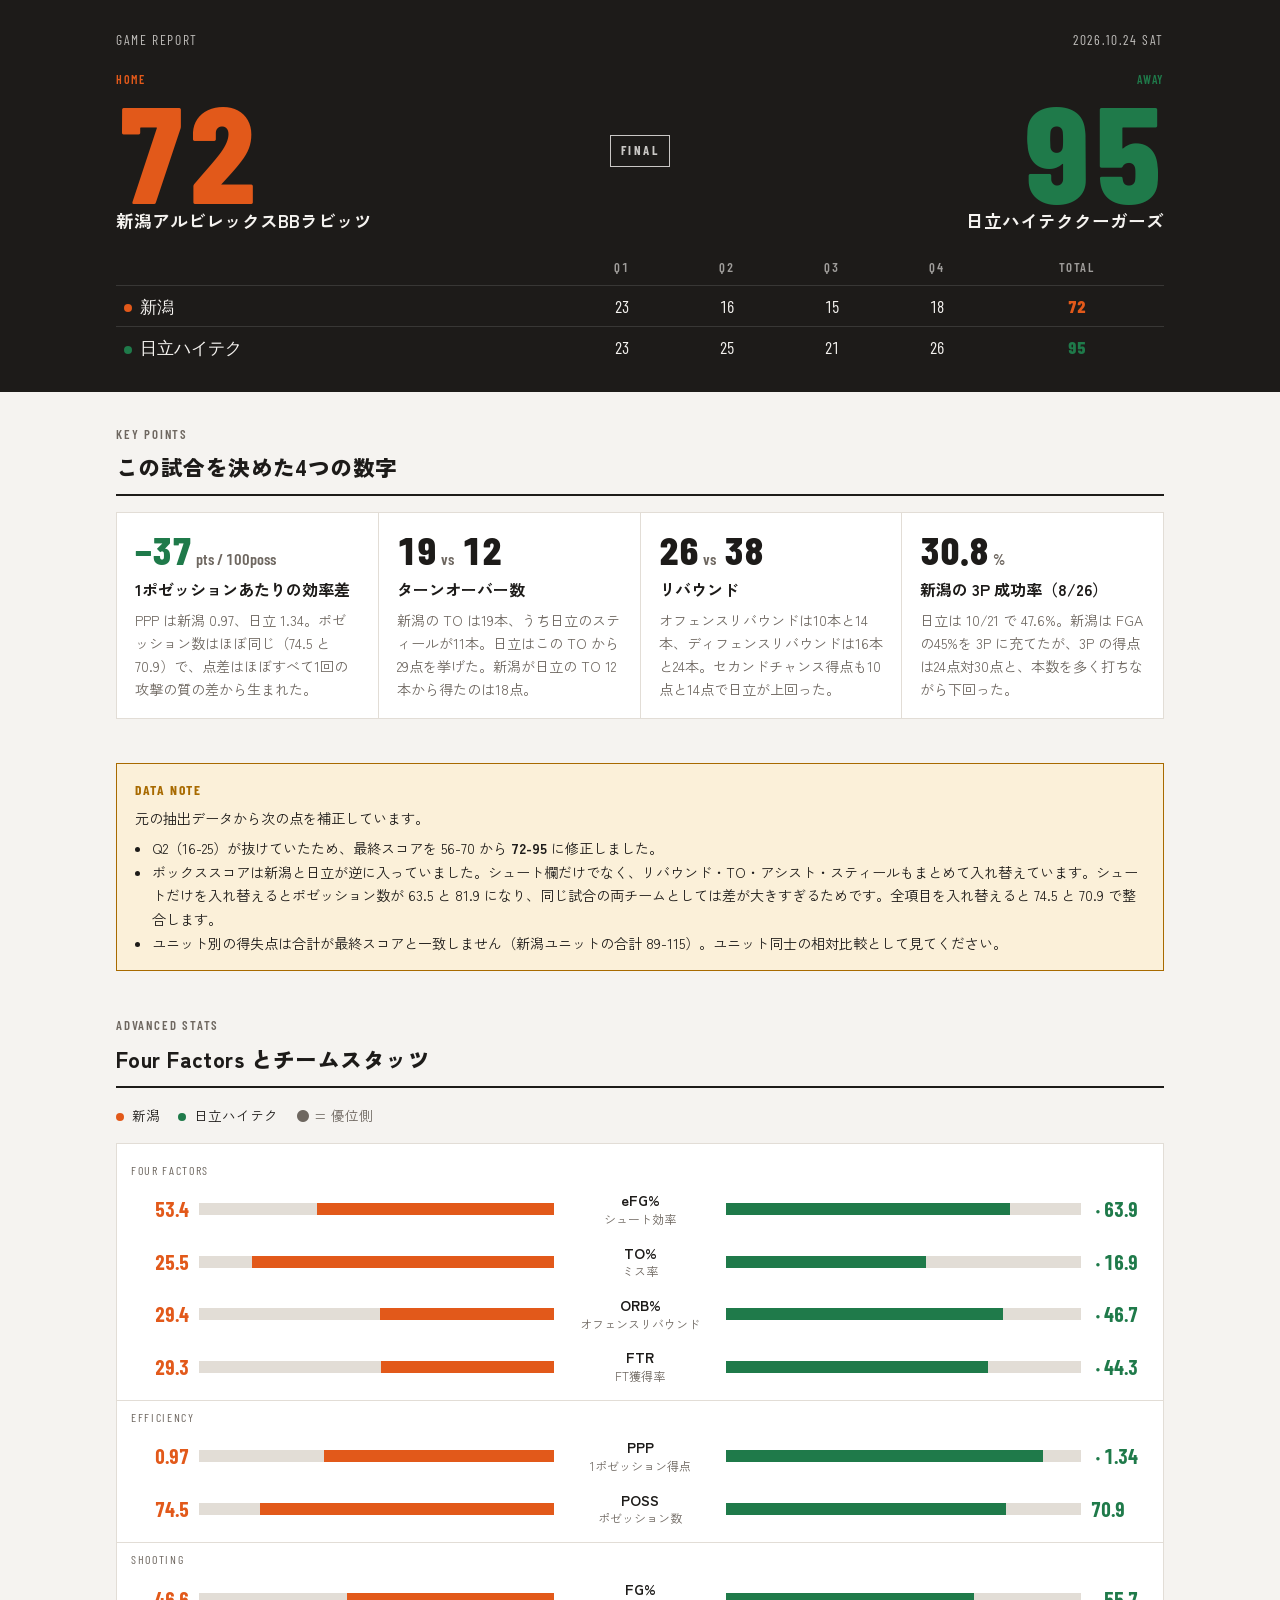
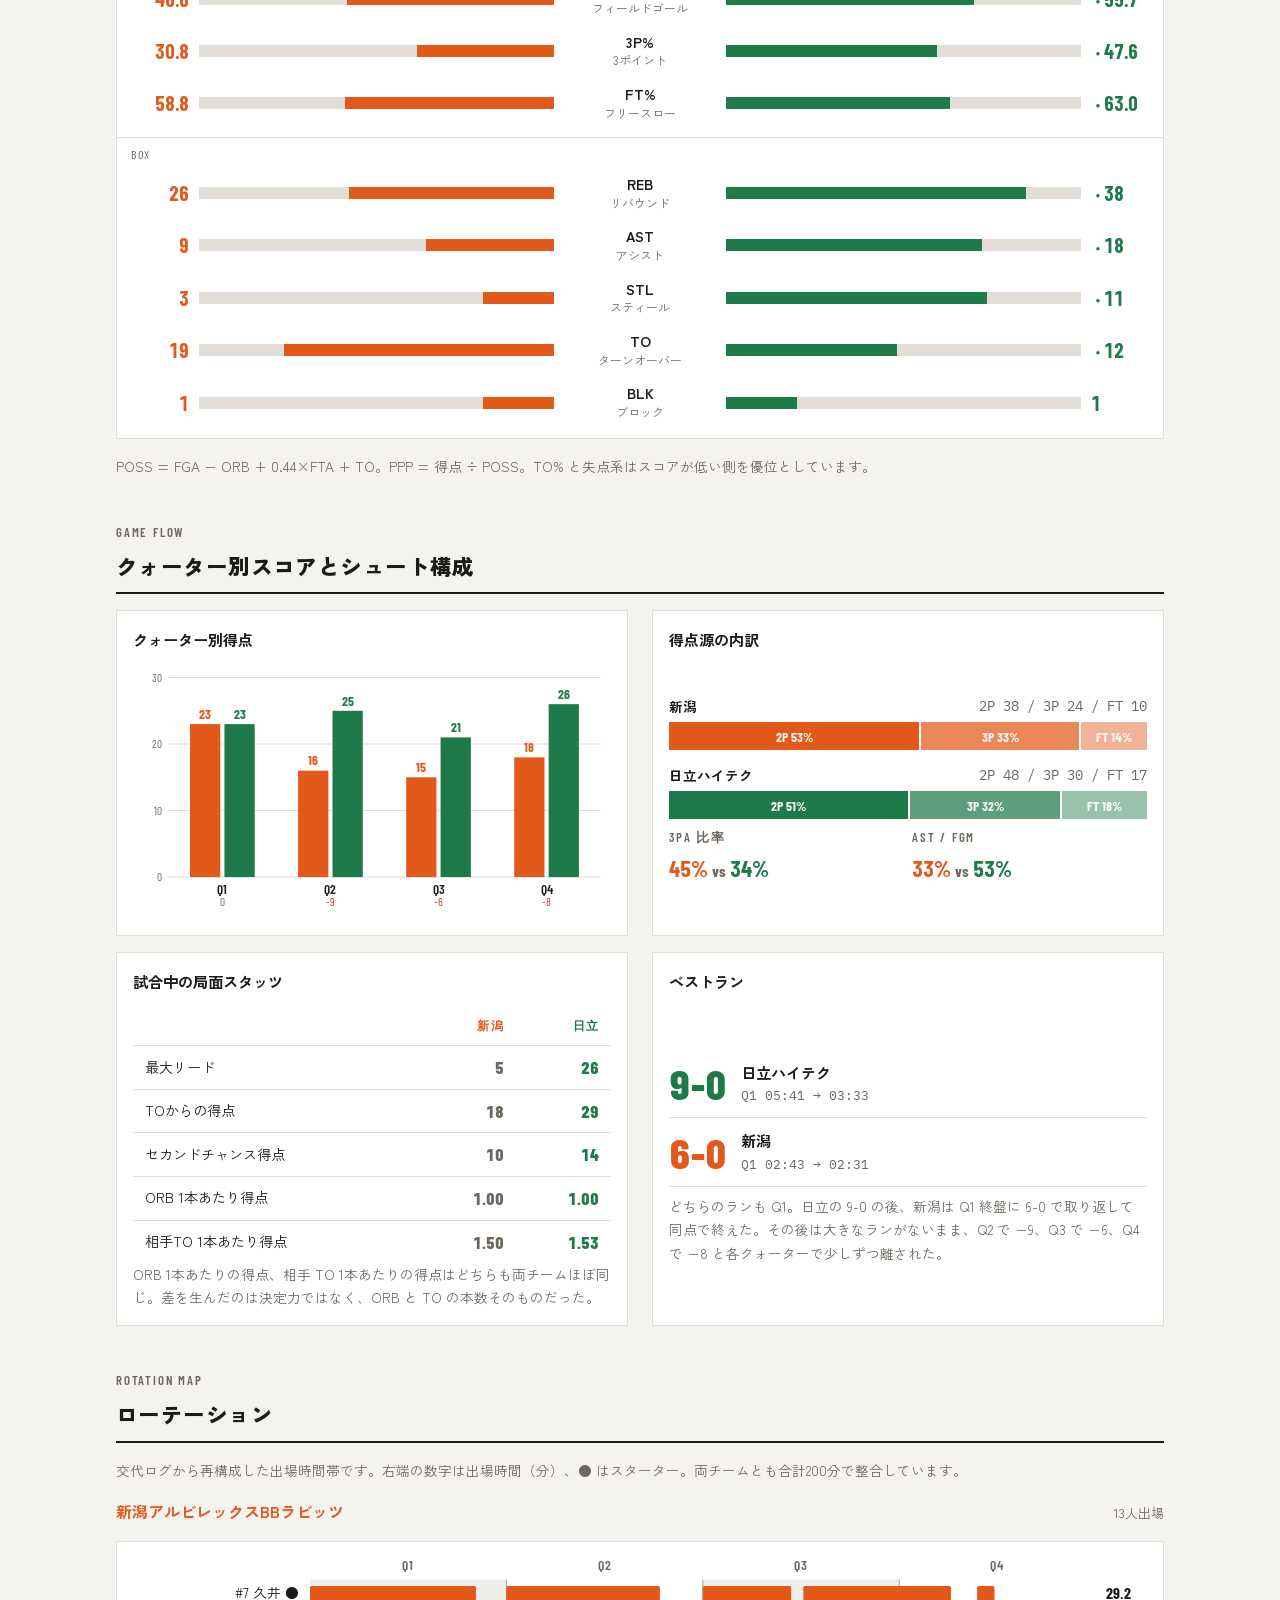
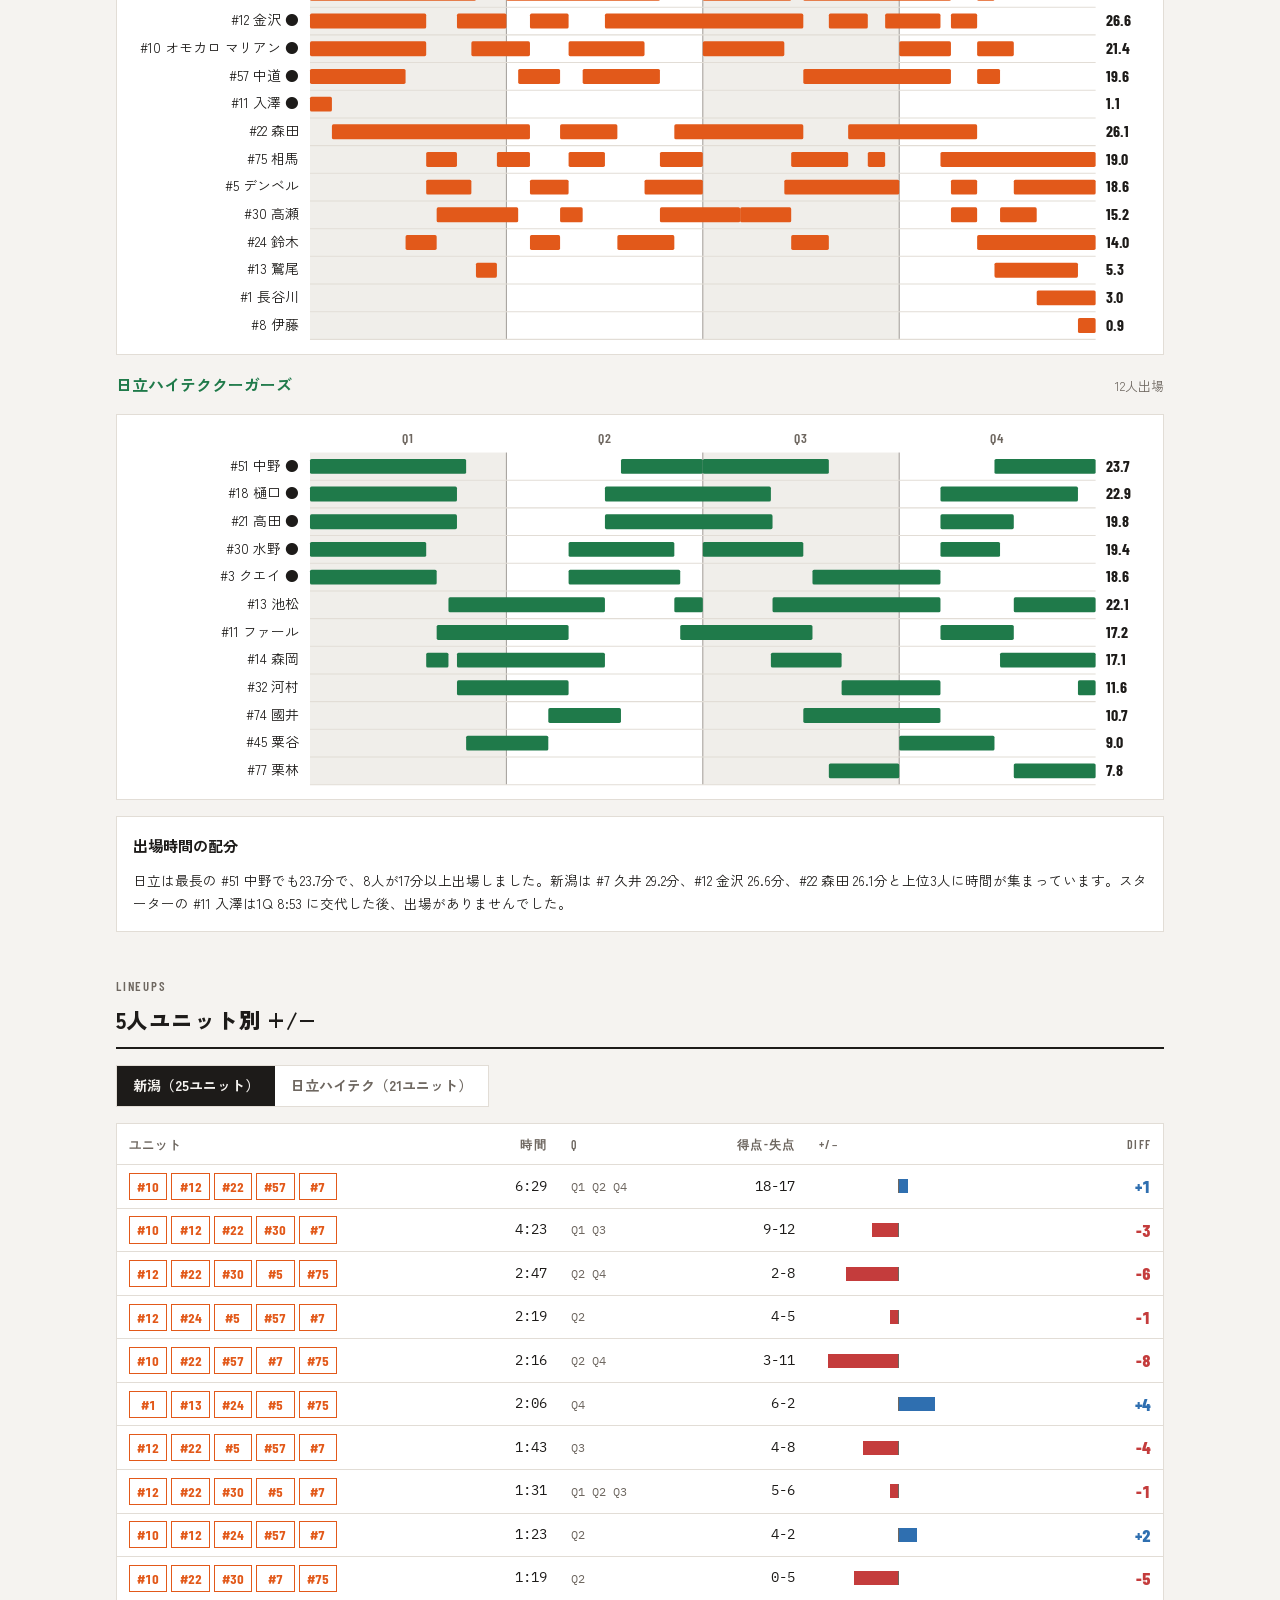
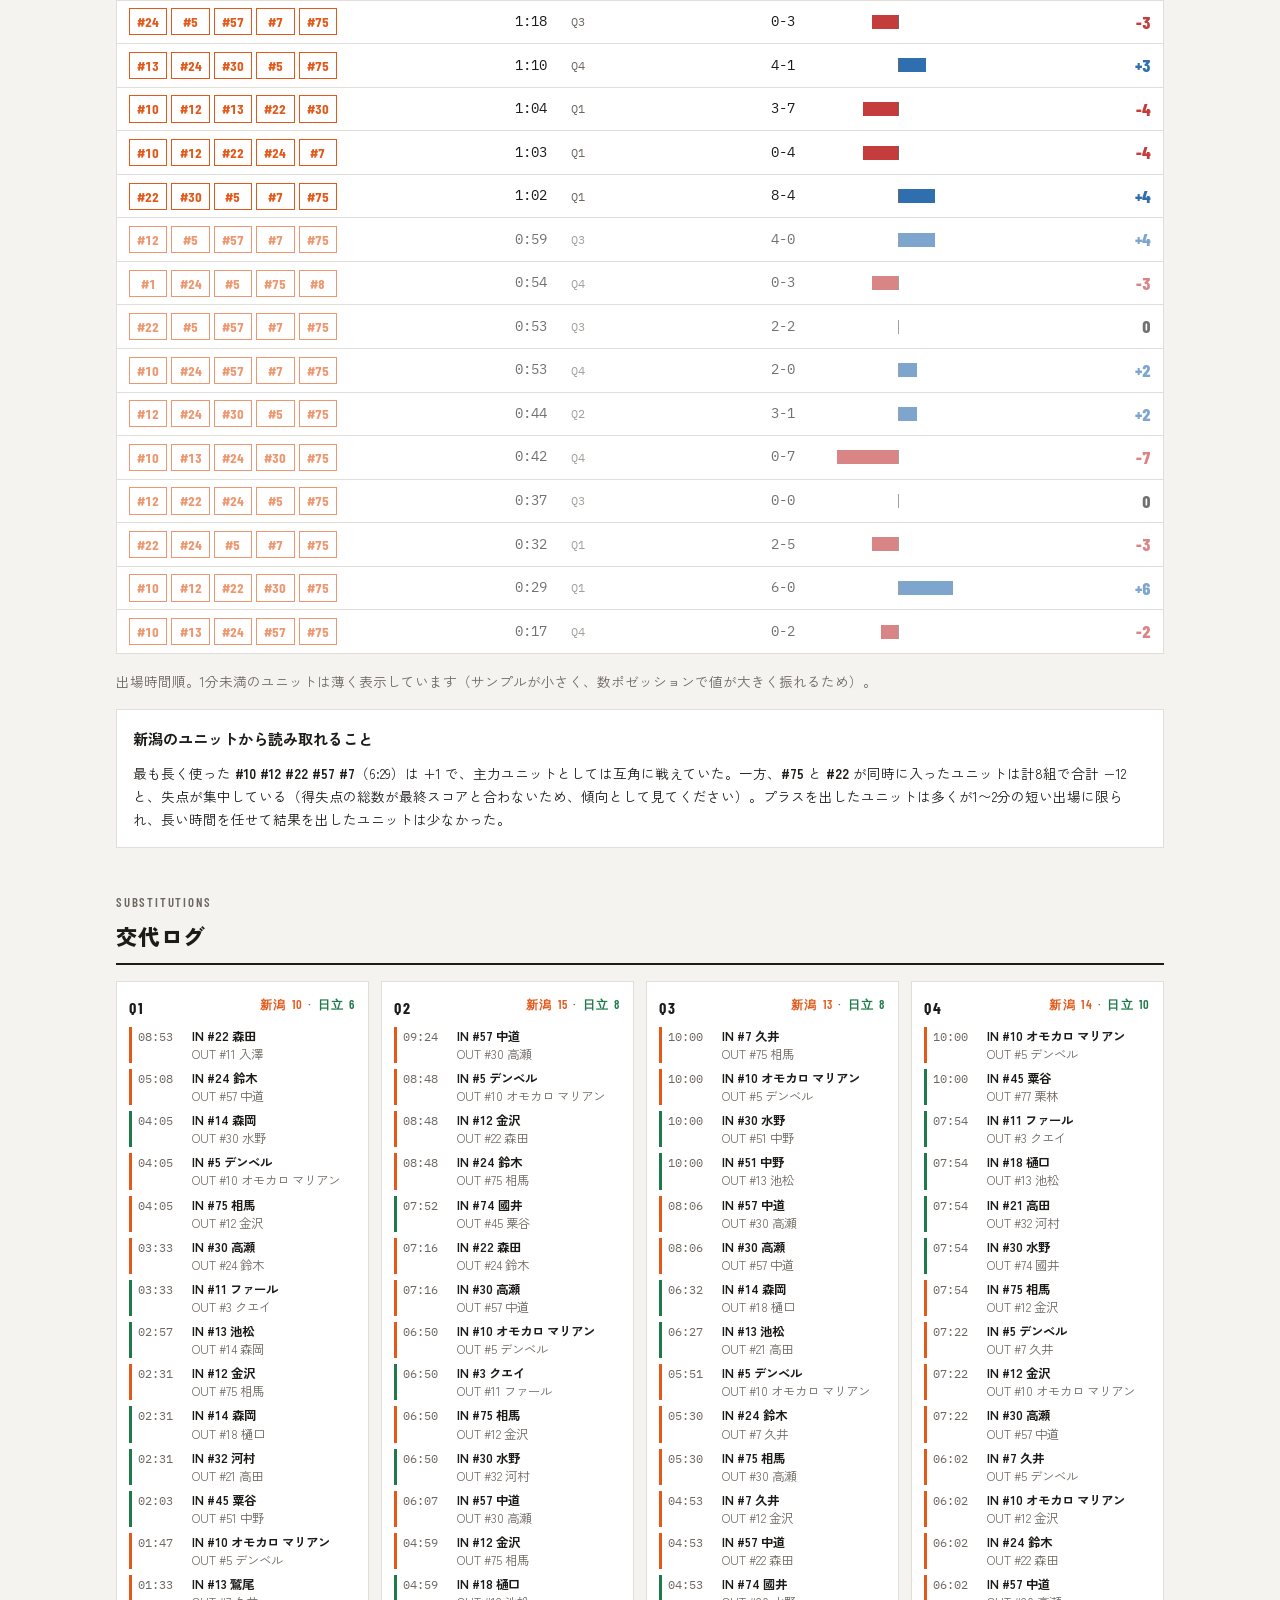
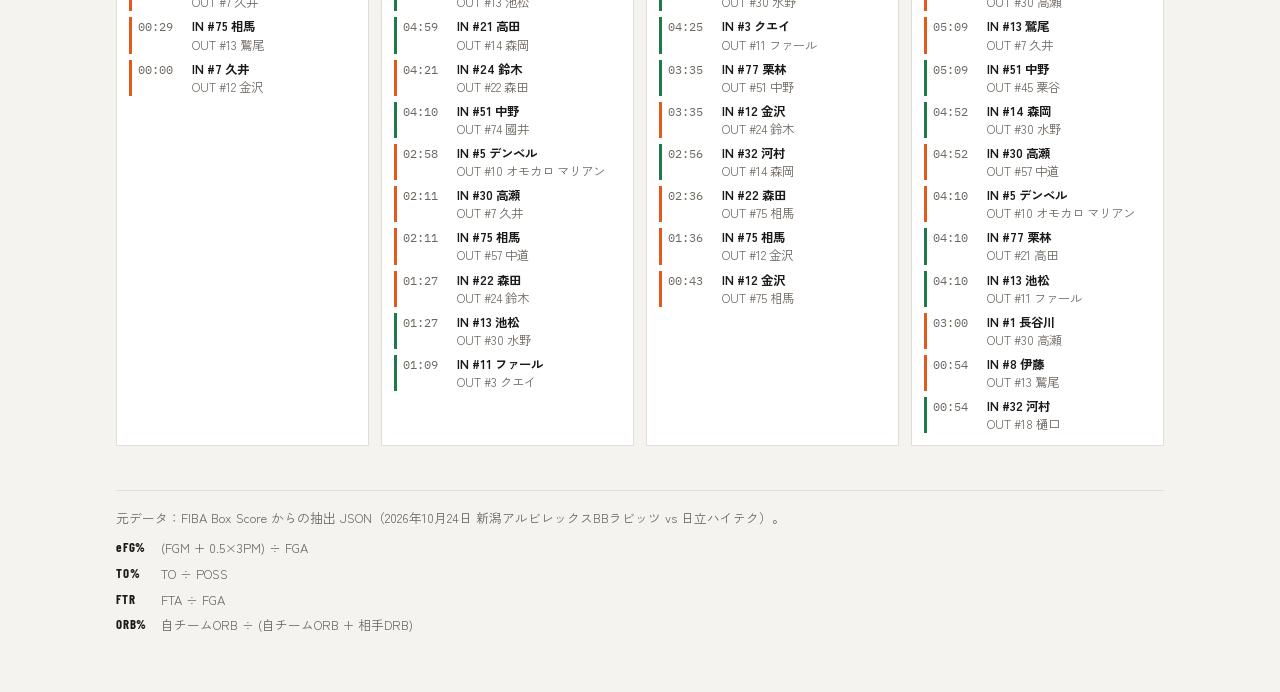
<file: niigata-vs-hitachi-20261024.html>
<!doctype html>
<html lang="ja">
<head>
<meta charset="utf-8">
<meta name="viewport" content="width=device-width, initial-scale=1, viewport-fit=cover">
<title>新潟 vs 日立ハイテク 10.24</title>
<link rel="preconnect" href="https://fonts.googleapis.com">
<link rel="preconnect" href="https://fonts.gstatic.com" crossorigin>
<link rel="stylesheet" href="https://fonts.googleapis.com/css2?family=Barlow+Condensed:wght@500;600;700;800&family=Zen+Kaku+Gothic+New:wght@400;500;700;900&family=IBM+Plex+Mono:wght@400;500&display=swap">
<style>
/* Layout: scoreboard band → takeaways → factor mirror → quarter flow → lineup +/- ledger → sub log. Home=orange left, Away=blue right throughout. */
:root{
  --bg:#f5f3f0; --surface:#ffffff; --ink:#1d1b19; --muted:#6e6760; --line:#e2ddd6;
  --home:#e2591a; --home-soft:#fbe3d6; --away:#1f7a4a; --away-soft:#d9efe2;
  --pos:#2f6fb0; --neg:#c43c3c; --warn:#a86a00; --warn-soft:#fbf0d9;
  --band:#1d1b19; --band-ink:#f5f3f0;
  --f-display:"Barlow Condensed","Arial Narrow",sans-serif;
  --f-body:"Zen Kaku Gothic New","Hiragino Sans","Noto Sans JP",sans-serif;
  --f-mono:"IBM Plex Mono",ui-monospace,Menlo,monospace;
}
@media (prefers-color-scheme:dark){:root:not([data-theme="light"]){
  --bg:#151413; --surface:#1f1d1b; --ink:#efebe6; --muted:#a39a91; --line:#34302c;
  --home:#ff7a3a; --home-soft:#3c2417; --away:#4cbf7f; --away-soft:#17301f;
  --pos:#7aa9e6; --neg:#ef6b6b; --warn:#e5a93a; --warn-soft:#33281326;
  --band:#0c0b0a; --band-ink:#efebe6; color-scheme:dark}}
:root[data-theme="dark"]{
  --bg:#151413; --surface:#1f1d1b; --ink:#efebe6; --muted:#a39a91; --line:#34302c;
  --home:#ff7a3a; --home-soft:#3c2417; --away:#4cbf7f; --away-soft:#17301f;
  --pos:#7aa9e6; --neg:#ef6b6b; --warn:#e5a93a; --warn-soft:#33281326;
  --band:#0c0b0a; --band-ink:#efebe6; color-scheme:dark}
*{box-sizing:border-box}
body{background:var(--bg);color:var(--ink);font-family:var(--f-body);font-size:15px;line-height:1.7}
.wrap{max-width:1080px;margin:0 auto;padding-left:max(16px,env(safe-area-inset-left,0px));padding-right:max(16px,env(safe-area-inset-right,0px))}
.num{font-family:var(--f-display);font-variant-numeric:tabular-nums}
.mono{font-family:var(--f-mono);font-variant-numeric:tabular-nums}
h2{font-family:var(--f-body);font-weight:900;font-size:1.35rem;margin:0;text-wrap:balance;letter-spacing:.02em}
.eyebrow{font-family:var(--f-display);font-weight:600;letter-spacing:.14em;text-transform:uppercase;font-size:.8rem;color:var(--muted)}

/* Scoreboard */
.board{background:var(--band);color:var(--band-ink)}
.board .wrap{padding-block:28px 24px;display:grid;gap:18px}
.meta{display:flex;justify-content:space-between;flex-wrap:wrap;gap:8px;font-family:var(--f-display);letter-spacing:.12em;font-size:.85rem;opacity:.75;text-transform:uppercase}
.score{display:grid;grid-template-columns:1fr auto 1fr;align-items:center;gap:12px}
.team{display:grid;gap:2px;min-width:0}
.team.away{text-align:right}
.team .name{font-weight:700;font-size:clamp(.85rem,2.4vw,1.1rem);line-height:1.35}
.team .tag{font-family:var(--f-display);font-weight:600;letter-spacing:.14em;font-size:.75rem;text-transform:uppercase}
.home .tag{color:var(--home)} .away .tag{color:var(--away)}
.pts{font-family:var(--f-display);font-weight:800;font-size:clamp(4rem,14vw,8.5rem);line-height:.85;font-variant-numeric:tabular-nums}
.home .pts{color:var(--home)} .away .pts{color:var(--away)}
.final{font-family:var(--f-display);font-weight:700;letter-spacing:.2em;font-size:.8rem;border:1px solid currentColor;padding:4px 10px;opacity:.8;align-self:center}
.qtable{width:100%;border-collapse:collapse;font-family:var(--f-display);font-size:1.05rem;font-variant-numeric:tabular-nums}
.qtable th,.qtable td{padding:6px 8px;text-align:center;border-top:1px solid #ffffff1f}
.qtable th{font-weight:600;letter-spacing:.12em;opacity:.6;font-size:.8rem;border-top:0}
.qtable td:first-child,.qtable th:first-child{text-align:left}
.qtable .tot{font-weight:800}
.qtable .na{color:var(--warn);font-size:.85rem}
.dot{display:inline-block;width:8px;height:8px;border-radius:50%;margin-right:8px;vertical-align:middle}

main .wrap{padding-block:32px 56px;display:grid;gap:44px}
section{display:grid;gap:16px}
.sec-head{display:grid;gap:4px;border-bottom:2px solid var(--ink);padding-bottom:8px}
.note{font-size:.85rem;color:var(--muted);margin:0}

/* Takeaways */
.takes{display:grid;grid-template-columns:repeat(auto-fit,minmax(240px,1fr));gap:1px;background:var(--line);border:1px solid var(--line)}
.take{background:var(--surface);padding:18px 18px 16px;display:grid;gap:6px;align-content:start}
.take .big{font-family:var(--f-display);font-weight:800;font-size:2.4rem;line-height:1;font-variant-numeric:tabular-nums}
.take .big small{font-size:1rem;font-weight:600;color:var(--muted);margin-left:4px}
.take h3{margin:0;font-size:1rem;font-weight:700}
.take p{margin:0;font-size:.88rem;color:var(--muted);line-height:1.65}

/* Data check */
.check{background:var(--warn-soft);border:1px solid var(--warn);padding:14px 18px;display:grid;gap:6px;font-size:.88rem}
.check strong{color:var(--warn);font-family:var(--f-display);letter-spacing:.12em;font-size:.85rem}
.check ul{margin:0;padding-left:1.2em}

/* Mirror bars */
.legend{display:flex;gap:18px;flex-wrap:wrap;font-size:.85rem}
.mirror{display:grid;gap:2px;background:var(--surface);border:1px solid var(--line);padding:10px 0}
.mrow{display:grid;grid-template-columns:3.6rem 1fr 9.5rem 1fr 3.6rem;align-items:center;gap:10px;padding:7px 14px}
.mrow .lab{text-align:center;font-size:.85rem;line-height:1.3}
.mrow .lab b{display:block;font-weight:700;font-size:.9rem;color:var(--ink)}
.mrow .lab span{color:var(--muted);font-size:.75rem}
.mrow .v{font-family:var(--f-display);font-weight:700;font-size:1.25rem;font-variant-numeric:tabular-nums}
.mrow .v.h{text-align:right;color:var(--home)} .mrow .v.a{color:var(--away)}
.track{height:12px;background:var(--line);position:relative}
.track i{position:absolute;top:0;bottom:0}
.track.l i{right:0;background:var(--home)} .track.r i{left:0;background:var(--away)}
.mrow.win-h .v.h::after,.mrow.win-a .v.a::before{content:"●";font-size:.5rem;vertical-align:middle;margin:0 4px}
.mrow.flag .lab b::after{content:" ※";color:var(--warn)}
.mgroup{padding:6px 14px 2px;font-family:var(--f-display);letter-spacing:.14em;font-size:.75rem;color:var(--muted);text-transform:uppercase;border-top:1px solid var(--line);margin-top:6px}
.mgroup:first-child{border-top:0;margin-top:0}

/* Two col */
.two{display:grid;grid-template-columns:1fr 1fr;gap:24px}
.two>*{min-width:0}
.panel{background:var(--surface);border:1px solid var(--line);padding:16px;display:grid;gap:10px}
.panel h3{margin:0;font-size:.95rem;font-weight:700}
svg text{font-family:var(--f-display)}

/* Lineups */
.tabs{display:flex;gap:0;border:1px solid var(--line);width:max-content;max-width:100%}
.tabs button{font:inherit;font-size:.88rem;font-weight:700;padding:8px 16px;border:0;background:var(--surface);color:var(--muted);cursor:pointer}
.tabs button[aria-selected="true"]{background:var(--ink);color:var(--bg)}
.tabs button:focus-visible{outline:2px solid var(--home);outline-offset:2px}
.ledger-wrap{overflow-x:auto;border:1px solid var(--line);background:var(--surface)}
.ledger{width:100%;border-collapse:collapse;min-width:620px;font-size:.88rem}
.ledger th{font-family:var(--f-display);font-weight:600;letter-spacing:.1em;font-size:.75rem;color:var(--muted);text-align:left;padding:10px 12px;border-bottom:1px solid var(--line);text-transform:uppercase}
.ledger td{padding:7px 12px;border-bottom:1px solid var(--line);vertical-align:middle}
.ledger tr:last-child td{border-bottom:0}
.ledger .r{text-align:right}
.chips{display:flex;gap:4px;flex-wrap:wrap}
.chip{font-family:var(--f-display);font-weight:700;font-size:.85rem;padding:1px 6px;border:1px solid var(--line);min-width:2.4rem;text-align:center;font-variant-numeric:tabular-nums}
.home-c .chip{border-color:var(--home);color:var(--home)} .away-c .chip{border-color:var(--away);color:var(--away)}
.qs{font-family:var(--f-mono);font-size:.78rem;color:var(--muted)}
.pm{display:grid;grid-template-columns:1fr 1fr;width:160px;height:14px}
.pm .n{display:flex;justify-content:flex-end;border-right:1px solid var(--muted)}
.pm .n i{background:var(--neg);height:100%}
.pm .p i{background:var(--pos);height:100%;display:block}
.diff{font-family:var(--f-display);font-weight:800;font-size:1.05rem;font-variant-numeric:tabular-nums}
.diff.pos{color:var(--pos)} .diff.neg{color:var(--neg)}
.small-sample td{opacity:.62}

/* Rotation */
.rot-wrap{overflow-x:auto;background:var(--surface);border:1px solid var(--line);padding:12px 12px 6px}
.rot-wrap svg{display:block;width:100%;min-width:680px;height:auto}
.rot-head{display:flex;justify-content:space-between;align-items:baseline;flex-wrap:wrap;gap:6px}
.rot-head h3{margin:0;font-size:1rem;font-weight:700}
.rot-head span{font-size:.8rem;color:var(--muted)}

/* Sub log */
.subgrid{display:grid;grid-template-columns:repeat(4,1fr);gap:12px}
.subq{background:var(--surface);border:1px solid var(--line);padding:12px;display:grid;gap:6px;align-content:start;min-width:0}
.subq h4{margin:0;font-family:var(--f-display);font-weight:700;letter-spacing:.1em;font-size:1rem;display:flex;justify-content:space-between}
.subq h4 span{font-size:.78rem;color:var(--muted);font-weight:600}
.sub{display:grid;grid-template-columns:3rem 1fr;gap:6px;font-size:.78rem;line-height:1.45;padding-left:6px;border-left:3px solid var(--line)}
.sub.home{border-left-color:var(--home)} .sub.away{border-left-color:var(--away)}
.sub .t{font-family:var(--f-mono);color:var(--muted)}
.sub .io{min-width:0}
.sub .io .in{font-weight:700}
.sub .io .out{color:var(--muted)}

footer{font-size:.8rem;color:var(--muted);border-top:1px solid var(--line);padding-top:16px}
footer dl{display:grid;grid-template-columns:max-content 1fr;gap:4px 14px;margin:8px 0 0}
footer dt{font-family:var(--f-display);font-weight:700;letter-spacing:.06em;color:var(--ink)}
footer dd{margin:0}

@media (max-width:760px){
  .two,.subgrid{grid-template-columns:1fr}
  .mrow{grid-template-columns:3rem 1fr 6.6rem 1fr 3rem;gap:6px;padding:7px 10px}
  .mrow .v{font-size:1.05rem}
}
@media (max-width:440px){
  .mrow{grid-template-columns:2.8rem 1fr 5.6rem 1fr 2.8rem}
  .mrow .lab span{display:none}
}
@media (prefers-reduced-motion:no-preference){
  .track i,.pm i{transition:width .6s ease}
}
</style>
<style>body{margin:0} img{max-width:100%} [hidden]{display:none!important}</style>
</head>
<body>


<header class="board">
  <div class="wrap">
    <div class="meta"><span>Game Report</span><span>2026.10.24 SAT</span></div>
    <div class="score">
      <div class="team home">
        <span class="tag">Home</span>
        <span class="pts" id="hPts">72</span>
        <span class="name">新潟アルビレックスBBラビッツ</span>
      </div>
      <span class="final">FINAL</span>
      <div class="team away">
        <span class="tag">Away</span>
        <span class="pts" id="aPts">95</span>
        <span class="name">日立ハイテククーガーズ</span>
      </div>
    </div>
    <div style="overflow-x:auto">
      <table class="qtable" id="qtable"></table>
    </div>
  </div>
</header>

<main>
<div class="wrap">

  <section aria-labelledby="s-take">
    <div class="sec-head"><span class="eyebrow">Key Points</span><h2 id="s-take">この試合を決めた4つの数字</h2></div>
    <div class="takes">
      <div class="take">
        <span class="big num" style="color:var(--away)">−37<small>pts / 100poss</small></span>
        <h3>1ポゼッションあたりの効率差</h3>
        <p>PPP は新潟 0.97、日立 1.34。ポゼッション数はほぼ同じ（74.5 と 70.9）で、点差はほぼすべて1回の攻撃の質の差から生まれた。</p>
      </div>
      <div class="take">
        <span class="big num">19<small>vs</small> 12</span>
        <h3>ターンオーバー数</h3>
        <p>新潟の TO は19本、うち日立のスティールが11本。日立はこの TO から29点を挙げた。新潟が日立の TO 12本から得たのは18点。</p>
      </div>
      <div class="take">
        <span class="big num">26<small>vs</small> 38</span>
        <h3>リバウンド</h3>
        <p>オフェンスリバウンドは10本と14本、ディフェンスリバウンドは16本と24本。セカンドチャンス得点も10点と14点で日立が上回った。</p>
      </div>
      <div class="take">
        <span class="big num">30.8<small>%</small></span>
        <h3>新潟の 3P 成功率（8/26）</h3>
        <p>日立は 10/21 で 47.6%。新潟は FGA の45%を 3P に充てたが、3P の得点は24点対30点と、本数を多く打ちながら下回った。</p>
      </div>
    </div>
  </section>

  <section aria-labelledby="s-check">
    <div class="check" role="note">
      <strong>DATA NOTE</strong>
      <span id="s-check">元の抽出データから次の点を補正しています。</span>
      <ul>
        <li>Q2（16-25）が抜けていたため、最終スコアを 56-70 から <b>72-95</b> に修正しました。</li>
        <li>ボックススコアは新潟と日立が逆に入っていました。シュート欄だけでなく、リバウンド・TO・アシスト・スティールもまとめて入れ替えています。シュートだけを入れ替えるとポゼッション数が 63.5 と 81.9 になり、同じ試合の両チームとしては差が大きすぎるためです。全項目を入れ替えると 74.5 と 70.9 で整合します。</li>
        <li>ユニット別の得失点は合計が最終スコアと一致しません（新潟ユニットの合計 89-115）。ユニット同士の相対比較として見てください。</li>
      </ul>
    </div>
  </section>

  <section aria-labelledby="s-factor">
    <div class="sec-head"><span class="eyebrow">Advanced Stats</span><h2 id="s-factor">Four Factors とチームスタッツ</h2></div>
    <div class="legend">
      <span><i class="dot" style="background:var(--home)"></i>新潟</span>
      <span><i class="dot" style="background:var(--away)"></i>日立ハイテク</span>
      <span style="color:var(--muted)">● = 優位側</span>
    </div>
    <div class="mirror" id="mirror"></div>
    <p class="note">POSS = FGA − ORB + 0.44×FTA + TO。PPP = 得点 ÷ POSS。TO% と失点系はスコアが低い側を優位としています。</p>
  </section>

  <section aria-labelledby="s-flow">
    <div class="sec-head"><span class="eyebrow">Game Flow</span><h2 id="s-flow">クォーター別スコアとシュート構成</h2></div>
    <div class="two">
      <div class="panel">
        <h3>クォーター別得点</h3>
        <div id="qchart"></div>
      </div>
      <div class="panel">
        <h3>得点源の内訳</h3>
        <div id="shotchart"></div>
      </div>
    </div>
    <div class="two">
      <div class="panel">
        <h3>試合中の局面スタッツ</h3>
        <div id="gamestats"></div>
      </div>
      <div class="panel">
        <h3>ベストラン</h3>
        <div id="runs"></div>
      </div>
    </div>
  </section>

  <section aria-labelledby="s-rot">
    <div class="sec-head"><span class="eyebrow">Rotation Map</span><h2 id="s-rot">ローテーション</h2></div>
    <p class="note">交代ログから再構成した出場時間帯です。右端の数字は出場時間（分）、● はスターター。両チームとも合計200分で整合しています。</p>
    <div class="rot-head"><h3 style="color:var(--home)">新潟アルビレックスBBラビッツ</h3><span>13人出場</span></div>
    <div class="rot-wrap" id="rotH"></div>
    <div class="rot-head"><h3 style="color:var(--away)">日立ハイテククーガーズ</h3><span>12人出場</span></div>
    <div class="rot-wrap" id="rotA"></div>
    <div class="panel">
      <h3>出場時間の配分</h3>
      <p class="note" style="color:var(--ink)">日立は最長の #51 中野でも23.7分で、8人が17分以上出場しました。新潟は #7 久井 29.2分、#12 金沢 26.6分、#22 森田 26.1分と上位3人に時間が集まっています。スターターの #11 入澤は1Q 8:53 に交代した後、出場がありませんでした。</p>
    </div>
  </section>

  <section aria-labelledby="s-lineup">
    <div class="sec-head"><span class="eyebrow">Lineups</span><h2 id="s-lineup">5人ユニット別 +/−</h2></div>
    <div class="tabs" role="tablist" aria-label="チーム切替">
      <button role="tab" id="tab-home" aria-selected="true">新潟（25ユニット）</button>
      <button role="tab" id="tab-away" aria-selected="false">日立ハイテク（21ユニット）</button>
    </div>
    <div class="ledger-wrap"><table class="ledger" id="ledger"></table></div>
    <p class="note">出場時間順。1分未満のユニットは薄く表示しています（サンプルが小さく、数ポゼッションで値が大きく振れるため）。</p>
    <div class="panel" id="lineupNote"></div>
  </section>

  <section aria-labelledby="s-sub">
    <div class="sec-head"><span class="eyebrow">Substitutions</span><h2 id="s-sub">交代ログ</h2></div>
    <div class="subgrid" id="subgrid"></div>
  </section>

  <footer>
    元データ：FIBA Box Score からの抽出 JSON（2026年10月24日 新潟アルビレックスBBラビッツ vs 日立ハイテク）。
    <dl>
      <dt>eFG%</dt><dd>(FGM + 0.5×3PM) ÷ FGA</dd>
      <dt>TO%</dt><dd>TO ÷ POSS</dd>
      <dt>FTR</dt><dd>FTA ÷ FGA</dd>
      <dt>ORB%</dt><dd>自チームORB ÷ (自チームORB + 相手DRB)</dd>
    </dl>
  </footer>
</div>
</main>

<script>
const D={
 q:{home:[23,16,15,18],away:[23,25,21,26]},
 box:{home:{pts:72,pa2:32,pm2:19,pa3:26,pm3:8,fta:17,ftm:10,orb:10,drb:16,tot:26,to:19,ast:9,stl:3,blk:1},
      away:{pts:95,pa2:40,pm2:24,pa3:21,pm3:10,fta:27,ftm:17,orb:14,drb:24,tot:38,to:12,ast:18,stl:11,blk:1}},
 m:{poss:{home:74.5,away:70.9},ppp:{home:.97,away:1.34},efg:{home:.534,away:.639},to:{home:.255,away:.169},ftr:{home:.293,away:.443},orb:{home:.294,away:.467}},
 gs:{maxLead:{home:5,away:26},toPts:{home:18,away:29},second:{home:10,away:14},
     run:{home:{pts:6,q:1,start:"02:43",end:"02:31"},away:{pts:9,q:1,start:"05:41",end:"03:33"}}},
 lu:{home:[["10 12 22 57 7",389,18,17,"124"],["10 12 22 30 7",263,9,12,"13"],["12 22 30 5 75",167,2,8,"24"],["12 24 5 57 7",139,4,5,"2"],["10 22 57 7 75",136,3,11,"24"],["1 13 24 5 75",126,6,2,"4"],["12 22 5 57 7",103,4,8,"3"],["12 22 30 5 7",91,5,6,"123"],["10 12 24 57 7",83,4,2,"2"],["10 22 30 7 75",79,0,5,"2"],["24 5 57 7 75",78,0,3,"3"],["13 24 30 5 75",70,4,1,"4"],["10 12 13 22 30",64,3,7,"1"],["10 12 22 24 7",63,0,4,"1"],["22 30 5 7 75",62,8,4,"1"],["12 5 57 7 75",59,4,0,"3"],["1 24 5 75 8",54,0,3,"4"],["22 5 57 7 75",53,2,2,"3"],["10 24 57 7 75",53,2,0,"4"],["12 24 30 5 75",44,3,1,"2"],["10 13 24 30 75",42,0,7,"4"],["12 22 24 5 75",37,0,0,"3"],["22 24 5 7 75",32,2,5,"1"],["10 12 22 30 75",29,6,0,"1"],["10 13 24 57 75",17,0,2,"4"]],
     away:[["11 13 14 32 45",251,12,8,"12"],["11 18 21 30 51",225,11,5,"34"],["13 14 18 51 77",196,3,9,"4"],["13 3 32 74 77",176,8,6,"3"],["11 18 21 30 45",165,6,2,"4"],["18 21 3 30 51",163,6,3,"2"],["13 3 32 45 74",126,7,7,"4"],["13 14 3 30 74",111,9,3,"2"],["11 13 18 21 51",95,4,8,"12"],["11 13 14 30 51",94,1,2,"3"],["11 14 18 21 51",78,11,2,"14"],["11 13 14 32 74",62,5,2,"2"],["13 14 32 51 77",54,3,0,"4"],["13 14 3 51 74",50,1,0,"3"],["18 21 3 30 74",49,4,4,"2"],["13 14 3 74 77",39,0,2,"3"],["14 18 21 3 51",32,5,2,"1"],["11 13 14 32 51",28,2,3,"1"],["11 13 14 51 74",28,3,0,"3"],["13 18 21 3 51",18,3,0,"2"],["11 14 21 30 51",5,0,2,"3"]]},
 subs:[[1,"08:53","h","#11 入澤","#22 森田"],[1,"05:08","h","#57 中道","#24 鈴木"],[1,"04:05","a","#30 水野","#14 森岡"],[1,"04:05","h","#10 オモカロ マリアン","#5 デンベル"],[1,"04:05","h","#12 金沢","#75 相馬"],[1,"03:33","h","#24 鈴木","#30 高瀬"],[1,"03:33","a","#3 クエイ","#11 ファール"],[1,"02:57","a","#14 森岡","#13 池松"],[1,"02:31","h","#75 相馬","#12 金沢"],[1,"02:31","a","#18 樋口","#14 森岡"],[1,"02:31","a","#21 高田","#32 河村"],[1,"02:03","a","#51 中野","#45 粟谷"],[1,"01:47","h","#5 デンベル","#10 オモカロ マリアン"],[1,"01:33","h","#7 久井","#13 鷲尾"],[1,"00:29","h","#13 鷲尾","#75 相馬"],[1,"00:00","h","#12 金沢","#7 久井"],
 [2,"09:24","h","#30 高瀬","#57 中道"],[2,"08:48","h","#10 オモカロ マリアン","#5 デンベル"],[2,"08:48","h","#22 森田","#12 金沢"],[2,"08:48","h","#75 相馬","#24 鈴木"],[2,"07:52","a","#45 粟谷","#74 國井"],[2,"07:16","h","#24 鈴木","#22 森田"],[2,"07:16","h","#57 中道","#30 高瀬"],[2,"06:50","h","#5 デンベル","#10 オモカロ マリアン"],[2,"06:50","a","#11 ファール","#3 クエイ"],[2,"06:50","h","#12 金沢","#75 相馬"],[2,"06:50","a","#32 河村","#30 水野"],[2,"06:07","h","#30 高瀬","#57 中道"],[2,"04:59","h","#75 相馬","#12 金沢"],[2,"04:59","a","#13 池松","#18 樋口"],[2,"04:59","a","#14 森岡","#21 高田"],[2,"04:21","h","#22 森田","#24 鈴木"],[2,"04:10","a","#74 國井","#51 中野"],[2,"02:58","h","#10 オモカロ マリアン","#5 デンベル"],[2,"02:11","h","#7 久井","#30 高瀬"],[2,"02:11","h","#57 中道","#75 相馬"],[2,"01:27","h","#24 鈴木","#22 森田"],[2,"01:27","a","#30 水野","#13 池松"],[2,"01:09","a","#3 クエイ","#11 ファール"],
 [3,"10:00","h","#75 相馬","#7 久井"],[3,"10:00","h","#5 デンベル","#10 オモカロ マリアン"],[3,"10:00","a","#51 中野","#30 水野"],[3,"10:00","a","#13 池松","#51 中野"],[3,"08:06","h","#30 高瀬","#57 中道"],[3,"08:06","h","#57 中道","#30 高瀬"],[3,"06:32","a","#18 樋口","#14 森岡"],[3,"06:27","a","#21 高田","#13 池松"],[3,"05:51","h","#10 オモカロ マリアン","#5 デンベル"],[3,"05:30","h","#7 久井","#24 鈴木"],[3,"05:30","h","#30 高瀬","#75 相馬"],[3,"04:53","h","#12 金沢","#7 久井"],[3,"04:53","h","#22 森田","#57 中道"],[3,"04:53","a","#30 水野","#74 國井"],[3,"04:25","a","#11 ファール","#3 クエイ"],[3,"03:35","a","#51 中野","#77 栗林"],[3,"03:35","h","#24 鈴木","#12 金沢"],[3,"02:56","a","#14 森岡","#32 河村"],[3,"02:36","h","#75 相馬","#22 森田"],[3,"01:36","h","#12 金沢","#75 相馬"],[3,"00:43","h","#75 相馬","#12 金沢"],
 [4,"10:00","h","#5 デンベル","#10 オモカロ マリアン"],[4,"10:00","a","#77 栗林","#45 粟谷"],[4,"07:54","a","#3 クエイ","#11 ファール"],[4,"07:54","a","#13 池松","#18 樋口"],[4,"07:54","a","#32 河村","#21 高田"],[4,"07:54","a","#74 國井","#30 水野"],[4,"07:54","h","#12 金沢","#75 相馬"],[4,"07:22","h","#7 久井","#5 デンベル"],[4,"07:22","h","#10 オモカロ マリアン","#12 金沢"],[4,"07:22","h","#57 中道","#30 高瀬"],[4,"06:02","h","#5 デンベル","#7 久井"],[4,"06:02","h","#12 金沢","#10 オモカロ マリアン"],[4,"06:02","h","#22 森田","#24 鈴木"],[4,"06:02","h","#30 高瀬","#57 中道"],[4,"05:09","h","#7 久井","#13 鷲尾"],[4,"05:09","a","#45 粟谷","#51 中野"],[4,"04:52","a","#30 水野","#14 森岡"],[4,"04:52","h","#57 中道","#30 高瀬"],[4,"04:10","h","#10 オモカロ マリアン","#5 デンベル"],[4,"04:10","a","#21 高田","#77 栗林"],[4,"04:10","a","#11 ファール","#13 池松"],[4,"03:00","h","#30 高瀬","#1 長谷川"],[4,"00:54","h","#13 鷲尾","#8 伊藤"],[4,"00:54","a","#18 樋口","#32 河村"]]
};
const $=s=>document.querySelector(s);
const esc=s=>String(s).replace(/[&<>"]/g,c=>({"&":"&amp;","<":"&lt;",">":"&gt;",'"':"&quot;"}[c]));

/* Quarter table */
(()=>{const h=D.q.home,a=D.q.away;const cell=v=>v===0?'<td class="na">—</td>':`<td>${v}</td>`;
$('#qtable').innerHTML=`<thead><tr><th></th><th>Q1</th><th>Q2</th><th>Q3</th><th>Q4</th><th>TOTAL</th></tr></thead>
<tbody><tr><td><i class="dot" style="background:var(--home)"></i>新潟</td>${h.map(cell).join('')}<td class="tot" style="color:var(--home)">72</td></tr>
<tr><td><i class="dot" style="background:var(--away)"></i>日立ハイテク</td>${a.map(cell).join('')}<td class="tot" style="color:var(--away)">95</td></tr></tbody>`;})();

/* Mirror bars */
(()=>{const B=D.box,M=D.m;
const fg=t=>(B[t].pm2+B[t].pm3)/(B[t].pa2+B[t].pa3), p3=t=>B[t].pm3/B[t].pa3, ft=t=>B[t].ftm/B[t].fta;
const pct=v=>(v*100).toFixed(1), raw=v=>String(v);
const rows=[
 ["Four Factors"],
 ["eFG%","シュート効率",M.efg.home,M.efg.away,pct,1,false,.8],
 ["TO%","ミス率",M.to.home,M.to.away,pct,-1,false,.3],
 ["ORB%","オフェンスリバウンド",M.orb.home,M.orb.away,pct,1,false,.6],
 ["FTR","FT獲得率",M.ftr.home,M.ftr.away,pct,1,false,.6],
 ["Efficiency"],
 ["PPP","1ポゼッション得点",M.ppp.home,M.ppp.away,v=>v.toFixed(2),1,false,1.5],
 ["POSS","ポゼッション数",M.poss.home,M.poss.away,v=>v.toFixed(1),0,false,90],
 ["Shooting"],
 ["FG%","フィールドゴール",fg('home'),fg('away'),pct,1,false,.8],
 ["3P%","3ポイント",p3('home'),p3('away'),pct,1,false,.8],
 ["FT%","フリースロー",ft('home'),ft('away'),pct,1,false,1],
 ["Box"],
 ["REB","リバウンド",B.home.tot,B.away.tot,raw,1,false,45],
 ["AST","アシスト",B.home.ast,B.away.ast,raw,1,false,25],
 ["STL","スティール",B.home.stl,B.away.stl,raw,1,false,15],
 ["TO","ターンオーバー",B.home.to,B.away.to,raw,-1,false,25],
 ["BLK","ブロック",B.home.blk,B.away.blk,raw,1,false,5],
];
$('#mirror').innerHTML=rows.map(r=>{
 if(r.length===1)return `<div class="mgroup">${r[0]}</div>`;
 const [k,jp,h,a,f,dir,flag,max]=r;
 const win=dir===0||h===a?'':((h>a)===(dir>0)?'win-h':'win-a');
 const w=v=>Math.min(100,v/max*100).toFixed(1);
 return `<div class="mrow ${win} ${flag?'flag':''}"><span class="v h">${f(h)}</span><div class="track l"><i style="width:${w(h)}%"></i></div><div class="lab"><b>${k}</b><span>${jp}</span></div><div class="track r"><i style="width:${w(a)}%"></i></div><span class="v a">${f(a)}</span></div>`;
}).join('');})();

/* Quarter chart (SVG) */
(()=>{const W=460,H=240,pl=34,pr=10,pt=14,pb=34,max=30;
const x0=pl,cw=(W-pl-pr)/4,bw=cw*.28,y=v=>pt+(H-pt-pb)*(1-v/max);
let s=`<svg viewBox="0 0 ${W} ${H}" width="100%" role="img" aria-label="クォーター別得点">`;
[0,10,20,30].forEach(t=>{s+=`<line x1="${pl}" x2="${W-pr}" y1="${y(t)}" y2="${y(t)}" stroke="var(--line)"/><text x="${pl-6}" y="${y(t)+4}" text-anchor="end" font-size="11" fill="var(--muted)">${t}</text>`});
for(let i=0;i<4;i++){const cx=x0+cw*i+cw/2,h=D.q.home[i],a=D.q.away[i];
 if(h===0&&a===0){s+=`<rect x="${cx-bw-2}" y="${pt}" width="${bw*2+4}" height="${H-pt-pb}" fill="var(--warn-soft)" stroke="var(--warn)" stroke-dasharray="3 3"/><text x="${cx}" y="${y(15)}" text-anchor="middle" font-size="12" fill="var(--warn)" font-weight="700">データなし</text>`}
 else{s+=`<rect x="${cx-bw-2}" y="${y(h)}" width="${bw}" height="${y(0)-y(h)}" fill="var(--home)"/><rect x="${cx+2}" y="${y(a)}" width="${bw}" height="${y(0)-y(a)}" fill="var(--away)"/>
 <text x="${cx-bw/2-2}" y="${y(h)-5}" text-anchor="middle" font-size="13" font-weight="700" fill="var(--home)">${h}</text><text x="${cx+bw/2+2}" y="${y(a)-5}" text-anchor="middle" font-size="13" font-weight="700" fill="var(--away)">${a}</text>`;
 const d=h-a;s+=`<text x="${cx}" y="${H-6}" text-anchor="middle" font-size="11" fill="${d<0?'var(--neg)':d>0?'var(--pos)':'var(--muted)'}">${d>0?'+':''}${d}</text>`}
 s+=`<text x="${cx}" y="${H-pb+16}" text-anchor="middle" font-size="13" font-weight="600" fill="var(--ink)">Q${i+1}</text>`;}
s+='</svg>';$('#qchart').innerHTML=s;})();

/* Shot source stacked bars */
(()=>{const B=D.box;const rows=['home','away'].map(t=>({t,p2:B[t].pm2*2,p3:B[t].pm3*3,ft:B[t].ftm}));
const html=rows.map(r=>{const tot=r.p2+r.p3+r.ft,c=r.t==='home'?'var(--home)':'var(--away)';
 const seg=(v,op,l)=>`<span title="${l} ${v}点" style="width:${(v/tot*100).toFixed(1)}%;background:${c};opacity:${op};display:flex;align-items:center;justify-content:center;color:var(--bg);font-family:var(--f-display);font-weight:700;font-size:.85rem;white-space:nowrap;overflow:hidden">${l} ${Math.round(v/tot*100)}%</span>`;
 return `<div style="display:grid;gap:4px"><div style="display:flex;justify-content:space-between;font-size:.85rem"><b>${r.t==='home'?'新潟':'日立ハイテク'}</b><span class="mono" style="color:var(--muted)">2P ${r.p2} / 3P ${r.p3} / FT ${r.ft}</span></div><div style="display:flex;height:28px;gap:2px">${seg(r.p2,1,'2P')}${seg(r.p3,.72,'3P')}${seg(r.ft,.45,'FT')}</div></div>`}).join('');
$('#shotchart').innerHTML=`<div style="display:grid;gap:14px">${html}</div>
<div style="display:grid;grid-template-columns:repeat(2,1fr);gap:8px;margin-top:6px;font-size:.85rem">
<div><span class="eyebrow">3PA 比率</span><div class="num" style="font-size:1.4rem;font-weight:700"><span style="color:var(--home)">${(B.home.pa3/(B.home.pa2+B.home.pa3)*100).toFixed(0)}%</span> <span style="color:var(--muted);font-size:1rem">vs</span> <span style="color:var(--away)">${(B.away.pa3/(B.away.pa2+B.away.pa3)*100).toFixed(0)}%</span></div></div>
<div><span class="eyebrow">AST / FGM</span><div class="num" style="font-size:1.4rem;font-weight:700"><span style="color:var(--home)">${(B.home.ast/(B.home.pm2+B.home.pm3)*100).toFixed(0)}%</span> <span style="color:var(--muted);font-size:1rem">vs</span> <span style="color:var(--away)">${(B.away.ast/(B.away.pm2+B.away.pm3)*100).toFixed(0)}%</span></div></div></div>`;})();

/* Game stats */
(()=>{const g=D.gs;const rows=[["最大リード",g.maxLead.home,g.maxLead.away,1],["TOからの得点",g.toPts.home,g.toPts.away,1],["セカンドチャンス得点",g.second.home,g.second.away,1],["ORB 1本あたり得点",(g.second.home/D.box.home.orb).toFixed(2),(g.second.away/D.box.away.orb).toFixed(2),1],["相手TO 1本あたり得点",(g.toPts.home/D.box.away.to).toFixed(2),(g.toPts.away/D.box.home.to).toFixed(2),1]];
$('#gamestats').innerHTML=`<table class="ledger" style="min-width:0"><thead><tr><th></th><th class="r" style="color:var(--home)">新潟</th><th class="r" style="color:var(--away)">日立</th></tr></thead><tbody>${rows.map(r=>{const hw=+r[1]>+r[2];return `<tr><td>${r[0]}</td><td class="r diff" style="color:${hw?'var(--home)':'var(--muted)'}">${r[1]}</td><td class="r diff" style="color:${!hw?'var(--away)':'var(--muted)'}">${r[2]}</td></tr>`}).join('')}</tbody></table>
<p class="note">ORB 1本あたりの得点、相手 TO 1本あたりの得点はどちらも両チームほぼ同じ。差を生んだのは決定力ではなく、ORB と TO の本数そのものだった。</p>`;})();

/* Runs */
(()=>{const r=D.gs.run;const card=(t,o)=>{const c=t==='home'?'var(--home)':'var(--away)';return `<div style="display:grid;grid-template-columns:auto 1fr;gap:14px;align-items:center;padding:10px 0;border-bottom:1px solid var(--line)"><span class="num" style="font-size:2.6rem;font-weight:800;color:${c};line-height:1">${o.pts}-0</span><div><b>${t==='home'?'新潟':'日立ハイテク'}</b><div class="mono" style="font-size:.82rem;color:var(--muted)">Q${o.q} ${o.start} → ${o.end}</div></div></div>`};
$('#runs').innerHTML=card('away',r.away)+card('home',r.home)+`<p class="note" style="margin-top:8px">どちらのランも Q1。日立の 9-0 の後、新潟は Q1 終盤に 6-0 で取り返して同点で終えた。その後は大きなランがないまま、Q2 で −9、Q3 で −6、Q4 で −8 と各クォーターで少しずつ離された。</p>`;})();

/* Lineup ledger */
let team='home';
function fmt(sec){return Math.floor(sec/60)+':'+String(sec%60).padStart(2,'0')}
function renderLineups(){
 const L=D.lu[team],maxAbs=9;
 $('#ledger').className='ledger '+(team==='home'?'home-c':'away-c');
 $('#ledger').innerHTML=`<thead><tr><th>ユニット</th><th class="r">時間</th><th>Q</th><th class="r">得点-失点</th><th>+/−</th><th class="r">Diff</th></tr></thead><tbody>${L.map(([p,s,sc,al,q])=>{const d=sc-al,w=Math.min(100,Math.abs(d)/maxAbs*100);
 return `<tr class="${s<60?'small-sample':''}"><td><div class="chips">${p.split(' ').map(n=>`<span class="chip">#${n}</span>`).join('')}</div></td><td class="r mono">${fmt(s)}</td><td class="qs">${q.split('').map(x=>'Q'+x).join(' ')}</td><td class="r mono">${sc}-${al}</td><td><div class="pm"><div class="n">${d<0?`<i style="width:${w}%"></i>`:''}</div><div class="p">${d>0?`<i style="width:${w}%"></i>`:''}</div></div></td><td class="r diff ${d>0?'pos':d<0?'neg':''}">${d>0?'+':''}${d}</td></tr>`}).join('')}</tbody>`;
 $('#lineupNote').innerHTML= team==='home'
 ? `<h3>新潟のユニットから読み取れること</h3><p class="note" style="color:var(--ink)">最も長く使った <b>#10 #12 #22 #57 #7</b>（6:29）は +1 で、主力ユニットとしては互角に戦えていた。一方、<b>#75</b> と <b>#22</b> が同時に入ったユニットは計8組で合計 −12 と、失点が集中している（得失点の総数が最終スコアと合わないため、傾向として見てください）。プラスを出したユニットは多くが1〜2分の短い出場に限られ、長い時間を任せて結果を出したユニットは少なかった。</p>`
 : `<h3>日立ハイテクのユニットから読み取れること</h3><p class="note" style="color:var(--ink)"><b>#11 #18 #21 #30 #51</b> が Q3〜Q4 に3:45 出場して +6、<b>#11 #14 #18 #21 #51</b> は 1:18 で 11-2 と、後半の突き放しを担った。Q4 に3:16 出た <b>#13 #14 #18 #51 #77</b> は −6 だったが、点差がついた後の時間帯と考えられる。</p>`;
}
['home','away'].forEach(t=>{$('#tab-'+t).addEventListener('click',()=>{team=t;$('#tab-home').setAttribute('aria-selected',t==='home');$('#tab-away').setAttribute('aria-selected',t==='away');renderLineups()})});
renderLineups();

/* Rotation */
function rotation(team,el,color){
 const k=team==='home'?'h':'a',S=D.subs.filter(x=>x[2]===k),num=s=>s.split(' ')[0];
 const first={},names={};S.forEach(x=>{const o=num(x[3]),i=num(x[4]);names[o]=x[3].slice(o.length+1);names[i]=x[4].slice(i.length+1);if(!(o in first))first[o]='out';if(!(i in first))first[i]='in'});
 const starters=Object.keys(first).filter(p=>first[p]==='out');
 const t=(q,c)=>{const[m,s]=c.split(':').map(Number);return (q-1)*600+600-(m*60+s)};
 const on=new Map(starters.map(p=>[p,0])),st=[];
 S.forEach(x=>{const tt=t(x[0],x[1]),o=num(x[3]),i=num(x[4]);if(on.has(o)){st.push([o,on.get(o),tt]);on.delete(o)}on.set(i,tt)});
 for(const[p,a]of on)st.push([p,a,2400]);
 const mins={};st.forEach(([p,a,b])=>mins[p]=(mins[p]||0)+b-a);
 const players=Object.keys(mins).sort((a,b)=>{const sa=starters.includes(a),sb=starters.includes(b);return sa!==sb?(sa?-1:1):mins[b]-mins[a]});
 const W=960,pl=170,pr=52,rh=26,pt=24,cw=W-pl-pr,H=pt+players.length*rh+8,x=v=>pl+v/2400*cw;
 let g='';
 for(let q=0;q<4;q++){if(q%2===0)g+=`<rect x="${x(q*600)}" y="${pt}" width="${cw/4}" height="${players.length*rh}" fill="var(--line)" opacity=".5"/>`;g+=`<text x="${x(q*600+300)}" y="15" text-anchor="middle" font-size="13" font-weight="600" fill="var(--muted)" letter-spacing="1">Q${q+1}</text>`}
 [1,2,3].forEach(q=>g+=`<line x1="${x(q*600)}" x2="${x(q*600)}" y1="${pt}" y2="${pt+players.length*rh}" stroke="var(--muted)" stroke-width=".6" fill="none"/>`);
 players.forEach((p,r)=>{const y=pt+r*rh;
  g+=`<line x1="${pl}" x2="${W-pr}" y1="${y+rh}" y2="${y+rh}" stroke="var(--line)" fill="none"/>`;
  g+=`<text x="${pl-10}" y="${y+17}" text-anchor="end" font-size="13" fill="var(--ink)" style="font-family:var(--f-body)">${esc(p+' '+names[p])}${starters.includes(p)?' ●':''}</text>`;
  st.filter(s=>s[0]===p&&s[2]>s[1]).forEach(([_,a,b])=>g+=`<rect x="${x(a)}" y="${y+6}" width="${Math.max(1.5,x(b)-x(a))}" height="${rh-12}" fill="${color}" rx="1.5"/>`);
  g+=`<text x="${W-pr+10}" y="${y+18}" font-size="15" font-weight="700" fill="var(--ink)">${(mins[p]/60).toFixed(1)}</text>`});
 $(el).innerHTML=`<svg viewBox="0 0 ${W} ${H}" role="img" aria-label="${team==='home'?'新潟':'日立ハイテク'}のローテーション">${g}</svg>`;
}
rotation('home','#rotH','var(--home)');rotation('away','#rotA','var(--away)');

/* Sub log */
(()=>{$('#subgrid').innerHTML=[1,2,3,4].map(q=>{const s=D.subs.filter(x=>x[0]===q);const hc=s.filter(x=>x[2]==='h').length,ac=s.length-hc;
 return `<div class="subq"><h4>Q${q}<span><span style="color:var(--home)">新潟 ${hc}</span> · <span style="color:var(--away)">日立 ${ac}</span></span></h4>${s.map(x=>`<div class="sub ${x[2]==='h'?'home':'away'}"><span class="t">${x[1]}</span><span class="io"><span class="in">IN ${esc(x[4])}</span><br><span class="out">OUT ${esc(x[3])}</span></span></div>`).join('')}</div>`}).join('');})();
</script>

</body>
</html>
</file>
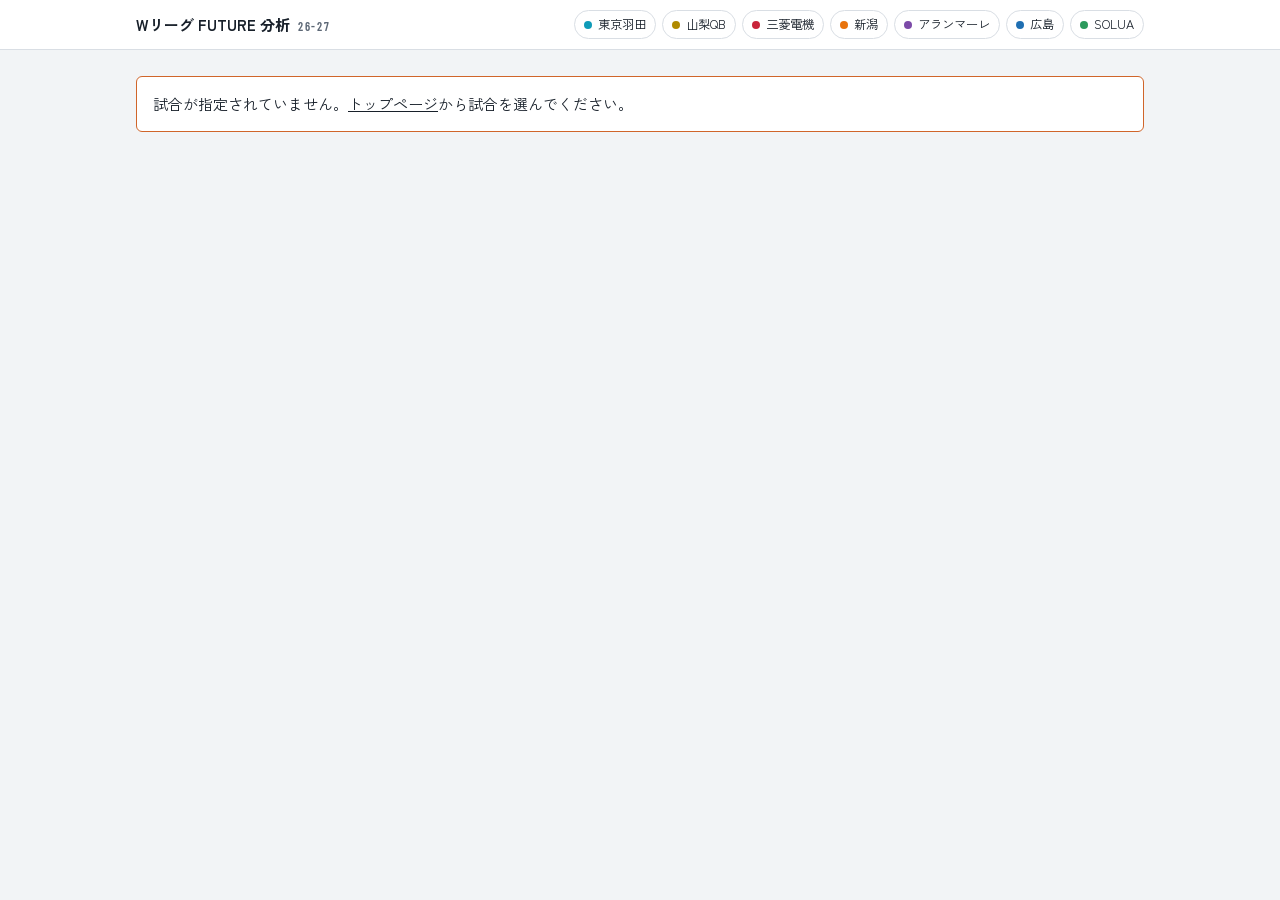
<file: wleague/game.html>
<!doctype html>
<html lang="ja">
<head>
<meta charset="utf-8">
<meta name="viewport" content="width=device-width,initial-scale=1,viewport-fit=cover">
<meta name="robots" content="noindex,nofollow">
<title>試合レポート | Wリーグ FUTURE 分析</title>
<link rel="stylesheet" href="https://fonts.googleapis.com/css2?family=Barlow+Condensed:wght@500;600;700&family=Zen+Kaku+Gothic+New:wght@400;500;700&display=swap">
<link rel="stylesheet" href="assets/style.css">
<style>
.meta{font-size:.85rem;color:var(--muted);display:flex;flex-wrap:wrap;gap:4px 16px}
.board{display:grid;grid-template-columns:1fr auto 1fr;align-items:center;gap:12px;margin-top:12px}
.team{display:flex;flex-direction:column;gap:2px;min-width:0}
.team.away{text-align:right}
.team .nm{font-weight:700;font-size:1.1rem}
.team .sub{font-size:.78rem;color:var(--muted)}
.score{font-family:var(--num);font-weight:700;font-size:clamp(3rem,10vw,4.8rem);line-height:1;display:flex;gap:14px;align-items:center;justify-content:center}
.score .dash{color:var(--muted);font-size:.5em}
.final{font-family:var(--num);letter-spacing:.2em;font-size:.75rem;color:var(--muted);text-align:center}
.qt{margin:16px auto 0;max-width:460px}
.qt th,.qt td{padding:4px 10px;text-align:center;border-bottom:1px solid var(--line);font-family:var(--num);font-size:1.05rem}
.qt th{font-size:.78rem;color:var(--muted);font-weight:600}
.qt td:first-child{text-align:left;font-family:var(--body);font-size:.9rem;font-weight:700}
.facts{display:flex;flex-wrap:wrap;gap:6px 22px;font-size:.85rem;color:var(--muted);margin-top:10px}
.facts b{color:var(--fg);font-family:var(--num);font-size:1.1rem;margin-left:4px}
.kv{display:grid;grid-template-columns:1fr auto auto;gap:4px 16px;font-size:.88rem}
.kv .num{font-size:1.05rem;text-align:right}
.stack{display:flex;height:22px;border-radius:4px;overflow:hidden;margin:4px 0 8px}
.stack span{display:flex;align-items:center;justify-content:center;font-family:var(--num);font-size:.8rem;color:#fff;font-weight:600;min-width:0;overflow:hidden}
#rot text{font-family:var(--body);font-size:12px;fill:var(--fg)}
#rot text.mono{font-family:var(--num);fill:var(--muted)}
.box td.nm{text-align:left;font-family:var(--body);font-size:.85rem}
.box tr.st td.nm{font-weight:700}
.box tr.dnp td{color:var(--muted)}
.lu td.u{text-align:left;font-family:var(--body);font-size:.8rem;white-space:normal;line-height:1.45;min-width:12em}
.lu tr.st td.u{font-weight:700}
.boxhead{display:flex;justify-content:space-between;align-items:baseline;flex-wrap:wrap;gap:6px;margin:18px 0 6px}
@media (max-width:560px){.board{grid-template-columns:1fr 1fr}.board .mid{grid-column:1/-1;order:-1}}
</style>
</head>
<body>
<header class="topbar" id="topbar"></header>
<main class="wrap" id="app"><div class="loading">試合データを読み込んでいます…</div></main>

<script src="assets/core.js"></script>
<script>
(async function(){
  const app=document.getElementById('app');
  WL.topbar();
  const id=+WL.qs.get('id');
  if(!id){app.innerHTML='<div class="err">試合が指定されていません。<a href="./">トップページ</a>から試合を選んでください。</div>';return;}
  let G;
  try{G=await WL.loadGame(id);}catch(e){WL.showError(app,e);return;}
  const {T,F,tot}=G, H=T.H, A=T.A, esc=WL.esc, f1=WL.f1;
  document.title=`${H.short} ${H.score}-${A.score} ${A.short} | Wリーグ FUTURE 分析`;
  document.documentElement.style.setProperty('--home',H.color);
  document.documentElement.style.setProperty('--away',A.color);
  const qLabels=Array.from({length:G.maxP},(_,i)=>i<4?`${i+1}Q`:`OT${i-3}`);
  const clock=t=>WL.fmtClock(t,G.maxP);

  /* ---- key points (自動生成) ---- */
  const pts=[];
  const k=H.score>A.score?'H':'A', o=k==='H'?'A':'H', W=T[k], L=T[o];
  // 1) 最大のラン
  const run=G.bigRuns[0];
  if(run){const rt=T[run.k];pts.push([`${run.pts}-0`,`${esc(rt.short)}のラン`,`${clock(run.from)}〜${clock(run.e)}、${esc(rt.short)}が${run.pts}点連取（${run.startH}-${run.startA} → ${run.endH}-${run.endA}）。`,run.k]);}
  // 2) 4Q / 終盤の逆転
  const after3={H:H.qs.slice(0,3).reduce((a,b)=>a+b,0),A:A.qs.slice(0,3).reduce((a,b)=>a+b,0)};
  if(G.maxP>=4){const lead3=after3.H===after3.A?null:(after3.H>after3.A?'H':'A');
    const q4={H:H.qs.slice(3).reduce((a,b)=>a+b,0),A:A.qs.slice(3).reduce((a,b)=>a+b,0)};
    if(lead3&&lead3!==k)pts.push([`${q4[k]}-${q4[o]}`,'4Q以降',`3Q終了時は${esc(T[lead3].short)}が${after3[lead3]}-${after3[k]}でリード。4Q以降を${q4[k]}-${q4[o]}で${esc(W.short)}が逆転しました。`,k]);
    else if(Math.abs(q4.H-q4.A)>=8){const b=q4.H>q4.A?'H':'A';pts.push([`${q4[b]}-${q4[b==='H'?'A':'H']}`,'4Q以降',`4Q以降は${esc(T[b].short)}が${Math.abs(q4.H-q4.A)}点上回りました。`,b]);}}
  // 3) FGが止まった時間
  for(const kk of ['H','A']){const d=G.drought[kk];if(d.len>=300)pts.push([WL.mmss(d.len),`${esc(T[kk].short)} FGなし`,`${clock(d.from)}〜${clock(d.to)}の間、${esc(T[kk].short)}はフィールドゴールが決まりませんでした。`,kk]);}
  // 4) 3P差
  const p3={H:tot.H.p3m*3,A:tot.A.p3m*3};
  if(Math.abs(p3.H-p3.A)>=9){const b=p3.H>p3.A?'H':'A',c=b==='H'?'A':'H';pts.push([`${p3[b]}-${p3[c]}`,'3P得点',`3Pは${esc(T[b].short)}が${tot[b].p3m}/${tot[b].p3a}、${esc(T[c].short)}が${tot[c].p3m}/${tot[c].p3a}。`,b]);}
  // 4) ターンオーバー
  if(Math.abs(tot.H.to-tot.A.to)>=6){const b=tot.H.to>tot.A.to?'H':'A',c=b==='H'?'A':'H';pts.push([`${tot[b].to}`,`${esc(T[b].short)} TO`,`${esc(T[b].short)}のターンオーバーは${tot[b].to}（TO率${f1(F[b].tov)}%）。${esc(T[c].short)}はそこから${G.ptsOffTO[c]}点を挙げました。`,b]);}
  // 5) リバウンド
  if(Math.abs(tot.H.off-tot.A.off)>=6){const b=tot.H.off>tot.A.off?'H':'A',c=b==='H'?'A':'H';pts.push([`${tot[b].off}-${tot[c].off}`,'OREB',`オフェンスリバウンドは${esc(T[b].short)}が${tot[b].off}本（OREB% ${f1(F[b].orb)}%）。セカンドチャンス得点は${G.second[b]}-${G.second[c]}。`,b]);}
  // 7) リード時間
  const lt=G.leadTime;pts.push([WL.mmss(Math.max(lt.H,lt.A)),`${esc(T[lt.H>=lt.A?'H':'A'].short)}のリード時間`,`リード時間は${esc(H.short)} ${WL.mmss(lt.H)}、${esc(A.short)} ${WL.mmss(lt.A)}、同点 ${WL.mmss(lt.T)}。リード交代${G.lc}回、同点${G.ties}回。`,lt.H>=lt.A?'H':'A']);
  const keyPts=pts.slice(0,5);

  /* ---- layout ---- */
  app.innerHTML=`
  <header>
    <div class="meta"><span>${esc(G.info.date)}</span><span>${esc(G.info.season)}</span><span>${esc(G.info.venue)}</span></div>
    <div class="board">
      <div class="team"><span class="nm" style="color:var(--home)">${WL.teamLink(H.id,H.name)}</span><span class="sub">HOME</span></div>
      <div class="mid"><div class="score"><span style="color:var(--home)">${H.score}</span><span class="dash">–</span><span style="color:var(--away)">${A.score}</span></div><div class="final">${G.info.provisional?'<span style="color:var(--minus);font-weight:700;letter-spacing:.1em">速報</span>':'FINAL'}${G.maxP>4?' / OT':''}</div></div>
      <div class="team away"><span class="nm" style="color:var(--away)">${WL.teamLink(A.id,A.name)}</span><span class="sub">AWAY</span></div>
    </div>
    <div class="tblwrap"><table class="qt"><thead><tr><th></th>${qLabels.map(l=>`<th>${l}</th>`).join('')}<th>TOT</th></tr></thead><tbody>
      ${['H','A'].map(kk=>`<tr><td style="color:var(--${kk==='H'?'home':'away'})">${esc(T[kk].short)}</td>${T[kk].qs.map(v=>`<td>${v}</td>`).join('')}<td><b>${T[kk].score}</b></td></tr>`).join('')}
    </tbody></table></div>
  </header>

  ${G.info.provisional?'<div class="err" style="border-color:var(--minus)"><b>速報</b>：試合終了直後の記録で、公式記録の確定前です。確定時に数字が修正される場合があります。確定後は自動で反映されます。</div>':''}

  <section><h2>試合のポイント<span class="en">Key Points</span></h2>
    <ul class="points">${keyPts.map(([big,lab,txt,kk])=>`<li><div class="big" style="color:var(--${kk==='H'?'home':'away'})">${big}<small>${lab}</small></div><p>${txt}</p></li>`).join('')}</ul>
    <p class="note">スタッツから自動で抽出しています。</p></section>

  <section><h2>得点差の推移<span class="en">Game Flow</span></h2>
    <div class="chart"><svg id="flow" role="img" aria-label="得点差の推移"></svg>
    <div class="legend"><span><i class="sw" style="background:var(--home)"></i>上：${esc(H.short)}リード</span><span><i class="sw" style="background:var(--away)"></i>下：${esc(A.short)}リード</span><span><i class="sw" style="background:var(--hi)"></i>帯：6点以上のラン</span></div></div>
    <div class="facts"><span>リード交代<b>${G.lc}</b></span><span>同点<b>${G.ties}</b></span><span>最大リード ${esc(H.short)}<b>${G.maxLead.H}</b></span><span>最大リード ${esc(A.short)}<b>${G.maxLead.A}</b></span><span>最長FGなし ${esc(H.short)}<b>${WL.mmss(G.drought.H.len)}</b></span><span>${esc(A.short)}<b>${WL.mmss(G.drought.A.len)}</b></span></div>
  </section>

  <section><h2>アドバンスドスタッツ<span class="en">Four Factors</span></h2><div id="factors"></div>
    <p class="note">ポゼッション = FGA + 0.44×FTA − OREB + TO（${esc(H.short)} ${f1(F.H.poss)}／${esc(A.short)} ${f1(F.A.poss)}、Pace ${f1(G.pace)}）。ORtg は100ポゼッションあたり得点。太字が優位側。</p></section>

  <section><h2>クォーター別スタッツ<span class="en">By Quarter</span></h2>
    <div class="tblwrap"><table class="tbl"><thead><tr><th class="l"></th><th>得点</th><th>FG</th><th>FG%</th><th>3P</th><th>FT</th><th>OREB</th><th>DREB</th><th>TO</th></tr></thead><tbody id="qtab"></tbody></table></div></section>

  <section><h2>得点の内訳<span class="en">Scoring</span></h2><div class="grid2">
    <div class="card"><h3>得点の種類</h3>${['H','A'].map(kk=>{const t=tot[kk],c=kk==='H'?'home':'away';const p2=t.p2m*2,p3=t.p3m*3,ft=t.ftm;
      return `<div style="font-size:.82rem;font-weight:700;color:var(--${c})">${esc(T[kk].short)} ${t.pts}</div><div class="stack">${p2?`<span style="flex:${p2};background:var(--${c})">2P ${p2}</span>`:''}${p3?`<span style="flex:${p3};background:color-mix(in srgb,var(--${c}) 65%,#000)">3P ${p3}</span>`:''}${ft?`<span style="flex:${ft};background:color-mix(in srgb,var(--${c}) 50%,var(--bg))">FT ${ft}</span>`:''}</div>`}).join('')}</div>
    <div class="card"><h3>状況別の得点</h3><div class="kv" id="kv"></div><p class="note">TOからの得点・セカンドチャンスはプレイバイプレイから算出した参考値。</p></div>
  </div></section>

  <section><h2>ローテーション<span class="en">Rotation</span></h2>
    <div class="seg" role="group" aria-label="色分け"><button type="button" id="mPm" aria-pressed="true">+/− で色分け</button><button type="button" id="mTeam" aria-pressed="false">チームカラー</button></div>
    <div class="chart"><div class="tblwrap"><svg id="rot" role="img" aria-label="ローテーション" style="min-width:640px"></svg></div><div class="legend" id="rotLegend"></div></div>
    ${G.minutesOk?'':'<p class="note">交代記録とボックススコアの出場時間に差があるため、+/− とローテーションは参考値です。</p>'}
  </section>

  <section><h2>ラインナップ別プラスマイナス<span class="en">Lineups</span></h2>
    <div class="grid2">${['H','A'].map(kk=>`<div class="card"><h3 style="color:var(--${kk==='H'?'home':'away'})">${esc(T[kk].name)}</h3><div class="tblwrap"><table class="tbl lu" id="lu${kk}"></table></div></div>`).join('')}</div>
    <p class="note">5人ユニットごとの出場時間と得失点。1分30秒未満のユニットは「その他」にまとめています。短い時間の数字は大きく振れるため傾向の参考に。</p></section>

  <section><h2>ボックススコア<span class="en">Box Score</span></h2>
    ${['H','A'].map(kk=>{const t=tot[kk],f=F[kk];return `<div class="boxhead"><h3 style="color:var(--${kk==='H'?'home':'away'});margin:0">${esc(T[kk].name)}</h3><span class="muted" style="font-size:.8rem">FG ${f.fgm}/${f.fga}（${f1(f.fg)}%）· 3P ${t.p3m}/${t.p3a} · FT ${t.ftm}/${t.fta}</span></div><div class="tblwrap"><table class="tbl box" id="box${kk}"></table></div>`}).join('')}
    <p class="note">太字はスターター。+/− は交代記録から算出。</p></section>

  <footer class="site">審判：${esc(G.info.refs.join('／'))}<br>データ出典：WJBL公式サイト（play_schedule_id=${G.id}）</footer>`;

  /* ---- flow chart ---- */
  (function(){
    const svg=document.getElementById('flow');const W=900,Ht=300,Lp=40,R=12,Tp=16,B=30;
    const md=Math.max(8,Math.ceil(Math.max(G.maxLead.H,G.maxLead.A)/4)*4);
    svg.setAttribute('viewBox',`0 0 ${W} ${Ht}`);
    const x=t=>Lp+(W-Lp-R)*t/G.gameLen,y=d=>Tp+(Ht-Tp-B)/2-(d/md)*(Ht-Tp-B)/2,el=(n,a,t)=>WL.svgEl(svg,n,a,t);
    G.bigRuns.slice(0,4).forEach(r=>{el('rect',{x:x(r.from),y:Tp,width:Math.max(2,x(r.e)-x(r.from)),height:Ht-Tp-B,fill:'var(--hi)','fill-opacity':.18});
      el('text',{x:(x(r.from)+x(r.e))/2,y:r.k==='H'?Tp+12:Ht-B-6,'text-anchor':'middle'},`${T[r.k].short} ${r.pts}-0`);});
    const step=md/2;[-md,-step,0,step,md].forEach(d=>{el('line',{x1:Lp,x2:W-R,y1:y(d),y2:y(d),stroke:'var(--line)','stroke-dasharray':d?'3 4':''});el('text',{x:Lp-8,y:y(d)+4,'text-anchor':'end'},d>0?'+'+d:d);});
    for(let p=2;p<=G.maxP;p++)el('line',{x1:x(WL.periodStart(p)),x2:x(WL.periodStart(p)),y1:Tp,y2:Ht-B,stroke:'var(--line)'});
    qLabels.forEach((l,i)=>{const s=WL.periodStart(i+1),e=i+2<=G.maxP?WL.periodStart(i+2):G.gameLen;el('text',{x:x((s+e)/2),y:Ht-8,'text-anchor':'middle'},l);});
    let pts=[[0,0]],d=0;G.timeline.forEach(ev=>{pts.push([ev.t,d]);d=ev.h-ev.a;pts.push([ev.t,d]);});pts.push([G.gameLen,d]);
    const path=pts.map((p,i)=>(i?'L':'M')+x(p[0]).toFixed(1)+' '+y(p[1]).toFixed(1)).join(' ');
    const area=path+` L${x(G.gameLen)} ${y(0)} L${x(0)} ${y(0)} Z`;
    const defs=el('defs',{});const clip=(id,y1,y2)=>{const c=document.createElementNS('http://www.w3.org/2000/svg','clipPath');c.id=id;const r=document.createElementNS('http://www.w3.org/2000/svg','rect');r.setAttribute('x',0);r.setAttribute('y',y1);r.setAttribute('width',W);r.setAttribute('height',y2-y1);c.appendChild(r);defs.appendChild(c);};
    clip('cu',0,y(0));clip('cd',y(0),Ht);
    el('path',{d:area,fill:'var(--home)','fill-opacity':.25,'clip-path':'url(#cu)'});el('path',{d:area,fill:'var(--away)','fill-opacity':.25,'clip-path':'url(#cd)'});
    el('path',{d:path,fill:'none',stroke:'var(--home)','stroke-width':2,'clip-path':'url(#cu)'});el('path',{d:path,fill:'none',stroke:'var(--away)','stroke-width':2,'clip-path':'url(#cd)'});
    el('circle',{cx:x(G.gameLen),cy:y(d),r:4,fill:d>=0?'var(--home)':'var(--away)'});
  })();

  /* ---- factors ---- */
  const FR=[['ORtg','100ポゼ当たり得点','ortg',1,''],['eFG%','実効FG%','efg',1,'%'],['TS%','真のシュート効率','ts',1,'%'],['TO%','ターンオーバー率','tov',0,'%'],['OREB%','オフェンスリバウンド率','orb',1,'%'],['FT Rate','FTA / FGA','ftr',1,'%'],['AST%','アシスト / FGM','astr',1,'%']];
  document.getElementById('factors').innerHTML=FR.map(([lab,sub,key,good,u])=>{const h=F.H[key],a=F.A[key],m=Math.max(h,a,1)*1.1,hw=good?h>a:h<a,aw=good?a>h:a<h;
    return `<div class="fr"><span class="v" style="color:var(--home)">${hw?'<b>':''}${f1(h)}${u}${hw?'</b>':''}</span><div class="bar l"><i style="width:${h/m*100}%;background:var(--home)"></i></div><div class="lab">${lab}<small>${sub}</small></div><div class="bar"><i style="width:${a/m*100}%;background:var(--away)"></i></div><span class="v r" style="color:var(--away)">${aw?'<b>':''}${f1(a)}${u}${aw?'</b>':''}</span></div>`}).join('');

  /* ---- quarter table ---- */
  document.getElementById('qtab').innerHTML=qLabels.map((l,i)=>{const Q=G.q[i+1];if(!Q)return'';
    return `<tr><td class="t" colspan="9" style="background:var(--bg);font-family:var(--num);letter-spacing:.1em;color:var(--muted)">${l}</td></tr>`+['H','A'].map(kk=>{const s=Q[kk];return `<tr><td class="t" style="color:var(--${kk==='H'?'home':'away'});font-weight:700">${esc(T[kk].short)}</td><td><b>${s.pts}</b></td><td>${s.fgm}/${s.fga}</td><td>${f1(WL.pct(s.fgm,s.fga))}%</td><td>${s.p3m}/${s.p3a}</td><td>${s.ftm}/${s.fta}</td><td>${s.off}</td><td>${s.def}</td><td>${s.to}</td></tr>`}).join('')}).join('');

  /* ---- situational ---- */
  const kvRows=[['TOからの得点',G.ptsOffTO.H,G.ptsOffTO.A,1],['セカンドチャンス',G.second.H,G.second.A,1],['ベンチ得点',G.bench.H,G.bench.A,1],['アシスト',tot.H.ast,tot.A.ast,1],['スティール',tot.H.stl,tot.A.stl,1],['ブロック',tot.H.blk,tot.A.blk,1]];
  document.getElementById('kv').innerHTML=`<span></span><span style="font-size:.75rem;text-align:right;color:var(--home)">${esc(H.short)}</span><span style="font-size:.75rem;text-align:right;color:var(--away)">${esc(A.short)}</span>`+
    kvRows.map(([l,h,a])=>`<span>${l}</span><span class="num" style="${h>a?'font-weight:700;color:var(--home)':''}">${h}</span><span class="num" style="${a>h?'font-weight:700;color:var(--away)':''}">${a}</span>`).join('');

  /* ---- rotation ---- */
  let mode='pm';
  function drawRot(){
    const svg=document.getElementById('rot');svg.innerHTML='';const rows=[];
    for(const kk of ['H','A']){rows.push({head:kk});T[kk].players.filter(p=>p.played).forEach(p=>rows.push({kk,p}));}
    const W=900,Lp=168,R=56,Tp=26,rh=20,hh=26;let Ht=Tp;rows.forEach(r=>Ht+=r.head?hh:rh);Ht+=8;svg.setAttribute('viewBox',`0 0 ${W} ${Ht}`);
    const x=t=>Lp+(W-Lp-R)*t/G.gameLen,el=(n,a,t)=>WL.svgEl(svg,n,a,t);
    G.bigRuns.slice(0,4).forEach(r=>el('rect',{x:x(r.from),y:Tp-4,width:Math.max(2,x(r.e)-x(r.from)),height:Ht-Tp-4,fill:'var(--hi)','fill-opacity':.16}));
    for(let p=1;p<=G.maxP+1;p++){const s=p<=G.maxP?WL.periodStart(p):G.gameLen;el('line',{x1:x(s),x2:x(s),y1:Tp-4,y2:Ht-6,stroke:'var(--line)'});}
    qLabels.forEach((l,i)=>{const s=WL.periodStart(i+1),e=i+2<=G.maxP?WL.periodStart(i+2):G.gameLen;el('text',{x:x((s+e)/2),y:16,'text-anchor':'middle',class:'mono'},l);});
    el('text',{x:W-6,y:16,'text-anchor':'end',class:'mono'},'MIN');
    let y=Tp;
    rows.forEach(r=>{
      if(r.head){el('text',{x:4,y:y+18,style:`font-weight:700;fill:var(--${r.head==='H'?'home':'away'})`},T[r.head].short);y+=hh;return;}
      const p=r.p;el('line',{x1:Lp,x2:W-R,y1:y+rh/2,y2:y+rh/2,stroke:'var(--line)','stroke-dasharray':'2 4'});
      el('text',{x:4,y:y+14,class:'mono'},'#'+p.no);
      const nm=p.name.length>11?p.name.slice(0,10)+'…':p.name;el('text',{x:30,y:y+14,style:p.gs?'font-weight:700':''},nm);
      (p.stints||[]).forEach(st=>{const d=st.pf-st.pa,w=Math.max(2,x(st.e)-x(st.s));let fill,op;
        if(mode==='pm'){fill=d>0?'var(--plus)':d<0?'var(--minus)':'var(--even)';op=d===0?1:Math.min(1,.4+Math.abs(d)*.09);}else{fill=r.kk==='H'?'var(--home)':'var(--away)';op=p.gs?1:.7;}
        const rc=el('rect',{x:x(st.s),y:y+3,width:w,height:rh-6,rx:2,fill,'fill-opacity':op});
        const ti=document.createElementNS('http://www.w3.org/2000/svg','title');ti.textContent=`${p.name}  ${clock(st.s)} → ${st.e>=G.gameLen?'終了':clock(st.e)}（${st.pf}-${st.pa}、+/− ${WL.signed(d)}）`;rc.appendChild(ti);
        if(mode==='pm'&&w>=24&&d!==0)el('text',{x:x(st.s)+w/2,y:y+14,'text-anchor':'middle',style:'font-family:var(--num);font-size:11px;font-weight:600;fill:#fff;pointer-events:none'},WL.signed(d));});
      el('text',{x:W-6,y:y+14,'text-anchor':'end',class:'mono'},p.min);y+=rh;});
    document.getElementById('rotLegend').innerHTML=mode==='pm'?'<span><i class="sw" style="background:var(--plus)"></i>区間の得失点プラス</span><span><i class="sw" style="background:var(--minus)"></i>マイナス</span><span><i class="sw" style="background:var(--even)"></i>±0</span><span><i class="sw" style="background:var(--hi)"></i>帯：6点以上のラン</span><span>バーに触れると区間と得失点を表示</span>':'<span><i class="sw" style="background:var(--home)"></i>'+esc(H.short)+'</span><span><i class="sw" style="background:var(--away)"></i>'+esc(A.short)+'</span><span><i class="sw" style="background:var(--hi)"></i>帯：6点以上のラン</span>';
  }
  for(const [bid,m] of [['mPm','pm'],['mTeam','team']])document.getElementById(bid).addEventListener('click',()=>{mode=m;document.getElementById('mPm').setAttribute('aria-pressed',m==='pm');document.getElementById('mTeam').setAttribute('aria-pressed',m==='team');drawRot();});
  drawRot();

  /* ---- lineups ---- */
  const pmCell=(d,max)=>{const w=Math.abs(d)/max*50,c=d>0?'var(--plus)':d<0?'var(--minus)':'var(--even)';return `<div class="pmc"><span class="pmb"><i style="${d>=0?'left:50%':'right:50%'};width:${d?w:0}%;background:${c}"></i></span><b style="color:${c};min-width:2.2em">${WL.signed(d)}</b></div>`;};
  for(const kk of ['H','A']){
    const names={};T[kk].players.forEach(p=>names[p.id]=WL.shortName(p.name));
    const starters=T[kk].players.filter(p=>p.gs).map(p=>p.id).sort((a,b)=>a-b).join('-');
    const list=G.lu[kk],main=list.filter(r=>r.sec>=90),rest=list.filter(r=>r.sec<90);
    const max=Math.max(1,...list.map(r=>Math.abs(r.pf-r.pa)));
    let h='<thead><tr><th class="l">ユニット</th><th>時間</th><th>得点</th><th>失点</th><th>+/−</th></tr></thead><tbody>';
    main.forEach(r=>{h+=`<tr class="${r.key===starters?'st':''}"><td class="u">${r.key.split('-').map(i=>esc(names[i]||'?')).join('・')}${r.key===starters?' <span class="pill">スターター</span>':''}</td><td>${WL.mmss(r.sec)}</td><td>${r.pf}</td><td>${r.pa}</td><td>${pmCell(r.pf-r.pa,max)}</td></tr>`;});
    if(rest.length){const s=rest.reduce((a,r)=>a+r.sec,0),f=rest.reduce((a,r)=>a+r.pf,0),a2=rest.reduce((a,r)=>a+r.pa,0);h+=`<tr><td class="u muted">その他 ${rest.length}ユニット</td><td>${WL.mmss(s)}</td><td>${f}</td><td>${a2}</td><td>${pmCell(f-a2,max)}</td></tr>`;}
    document.getElementById('lu'+kk).innerHTML=h+'</tbody>';
  }

  /* ---- box ---- */
  for(const kk of ['H','A']){
    const t=T[kk];
    let h='<thead><tr><th class="l">#</th><th class="l">選手</th><th>MIN</th><th>PTS</th><th>2P</th><th>3P</th><th>FT</th><th>OR</th><th>DR</th><th>REB</th><th>AST</th><th>STL</th><th>BLK</th><th>TO</th><th>PF</th><th>+/−</th></tr></thead><tbody>';
    [...t.players].sort((a,b)=>(b.gs-a.gs)||(b.played-a.played)||(b.minSec-a.minSec)).forEach(p=>{
      if(!p.played){h+=`<tr class="dnp"><td class="l">${esc(p.no)}</td><td class="nm">${esc(p.name)}</td><td colspan="14" class="t muted">出場なし</td></tr>`;return;}
      const c=p.pm>0?'pos':p.pm<0?'neg':'';
      h+=`<tr class="${p.gs?'st':''}"><td class="l muted">${esc(p.no)}</td><td class="nm">${esc(p.name)}</td><td>${p.min}</td><td><b>${p.pts}</b></td><td>${p.p2m}-${p.p2a}</td><td>${p.p3m}-${p.p3a}</td><td>${p.ftm}-${p.fta}</td><td>${p.off}</td><td>${p.def}</td><td>${p.tot}</td><td>${p.ast}</td><td>${p.stl}</td><td>${p.blk}</td><td>${p.to}</td><td>${p.f}</td><td class="${c}">${WL.signed(p.pm)}</td></tr>`;});
    const x=t.total,tr=t.teamRow||{};
    h+=`<tr class="tot"><td></td><td class="nm">合計<br><span class="muted" style="font-weight:400;font-size:.72rem">チーム：OREB ${tr.off||0} / DREB ${tr.def||0} / TO ${tr.to||0}</span></td><td>${x.min}</td><td>${x.pts}</td><td>${x.p2m}-${x.p2a}</td><td>${x.p3m}-${x.p3a}</td><td>${x.ftm}-${x.fta}</td><td>${x.off}</td><td>${x.def}</td><td>${x.tot}</td><td>${x.ast}</td><td>${x.stl}</td><td>${x.blk}</td><td>${x.to}</td><td>${x.f}</td><td></td></tr>`;
    document.getElementById('box'+kk).innerHTML=h+'</tbody>';
  }
})();
</script>
</body>
</html>
</file>
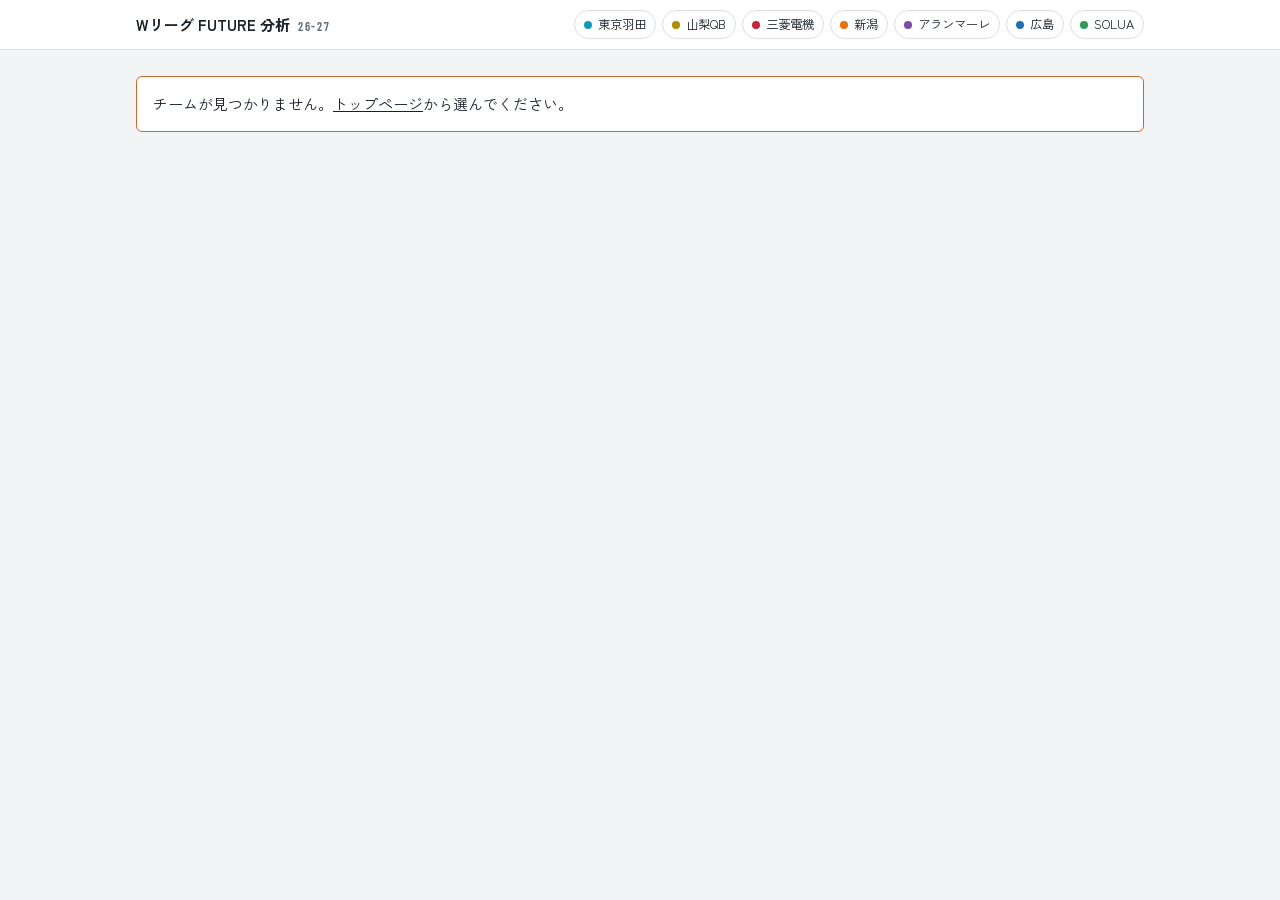
<file: wleague/team.html>
<!doctype html>
<html lang="ja">
<head>
<meta charset="utf-8">
<meta name="viewport" content="width=device-width,initial-scale=1,viewport-fit=cover">
<meta name="robots" content="noindex,nofollow">
<title>チーム分析 | Wリーグ FUTURE 分析</title>
<link rel="stylesheet" href="https://fonts.googleapis.com/css2?family=Barlow+Condensed:wght@500;600;700&family=Zen+Kaku+Gothic+New:wght@400;500;700&display=swap">
<link rel="stylesheet" href="assets/style.css">
<style>
.thead{border-left:6px solid var(--team);padding-left:14px}
.thead .rec{font-family:var(--num);font-size:2.2rem;font-weight:700;line-height:1.1}
.thead .sub{color:var(--muted);font-size:.88rem}
.tiles{display:grid;grid-template-columns:repeat(auto-fit,minmax(130px,1fr));gap:10px}
.tile{background:var(--surface);border:1px solid var(--line);border-radius:6px;padding:10px 14px}
.tile .v{font-family:var(--num);font-size:1.6rem;font-weight:700;line-height:1.1}
.tile .l{font-size:.75rem;color:var(--muted)}
.tile .o{font-size:.78rem;color:var(--muted)}
#heat text{font-family:var(--body);font-size:11.5px;fill:var(--fg)}
#heat text.mono{font-family:var(--num);fill:var(--muted)}
.lu td.u{text-align:left;font-family:var(--body);font-size:.8rem;white-space:normal;line-height:1.45;min-width:12em}
</style>
</head>
<body>
<header class="topbar" id="topbar"></header>
<main class="wrap" id="app"><div class="loading" id="ld">試合データを読み込んでいます…</div></main>
<script src="assets/core.js"></script>
<script>
(async function(){
  const app=document.getElementById('app');
  const id=+WL.qs.get('id');const cfg=WL.CONFIG.teams[id];
  WL.topbar(id);
  if(!cfg){app.innerHTML='<div class="err">チームが見つかりません。<a href="./">トップページ</a>から選んでください。</div>';return;}
  document.documentElement.style.setProperty('--team',cfg.color);
  document.title=`${cfg.short} | Wリーグ FUTURE 分析`;
  let S;try{S=await WL.loadSchedule();}catch(e){WL.showError(app,e);return;}
  const ids=S.games.filter(g=>g.final&&(g.home.id===id||g.away.id===id)).map(g=>g.id);
  if(!ids.length){app.innerHTML=`<h1>${WL.esc(cfg.name)}</h1><p class="muted">まだ終了した試合がありません。</p>`;return;}
  const games=await WL.loadGames(ids,(d,n)=>{const el=document.getElementById('ld');if(el)el.textContent=`試合データを読み込んでいます…（${d}/${n}）`;});
  const A=WL.aggregateTeam(id,games);const esc=WL.esc,f1=WL.f1,n=A.log.length;
  const per=v=>f1(v/n);
  const next=S.games.find(g=>!g.final&&(g.home.id===id||g.away.id===id));

  const sumF=A.sum.for,sumA=A.sum.against;
  app.innerHTML=`
  <header class="thead"><h1>${esc(cfg.name)}</h1><div class="rec">${A.w}勝${A.l}敗</div>
    <div class="sub">${n}試合　平均 ${per(sumF.pts)} 得点／${per(sumA.pts)} 失点${next?`｜次戦：${next.date.slice(5).replace('-','/')} ${next.home.id===id?'vs':'@'} ${esc(next.home.id===id?next.away.short:next.home.short)}`:''}</div></header>

  <section><h2>シーズン指標<span class="en">Season</span></h2>
    <div class="tiles">
      ${tile('ORtg',f1(A.ortg),'100ポゼ当たり得点')}${tile('DRtg',f1(A.drtg),'100ポゼ当たり失点')}${tile('Net',WL.signed(+f1(A.ortg-A.drtg)),'ORtg − DRtg')}${tile('Pace',f1(A.pace),'40分あたりポゼッション')}
    </div>
    <div style="margin-top:18px" id="factors"></div>
    <p class="note">左が${esc(cfg.short)}、右がその対戦相手の合計。全試合を合算して算出。</p></section>

  <section><h2>試合ごとの推移<span class="en">Trend</span></h2>
    <div class="seg" role="group" aria-label="指標"><button type="button" data-m="margin" aria-pressed="true">得失点差</button><button type="button" data-m="rtg" aria-pressed="false">ORtg / DRtg</button><button type="button" data-m="efg" aria-pressed="false">eFG%</button><button type="button" data-m="tov" aria-pressed="false">TO%</button><button type="button" data-m="orb" aria-pressed="false">OREB%</button></div>
    <div class="chart"><svg id="trend" role="img" aria-label="試合ごとの指標推移"></svg><div class="legend" id="trendLegend"></div></div></section>

  <section><h2>試合一覧<span class="en">Game Log</span></h2><div class="tblwrap"><table class="tbl" id="log"></table></div>
    <p class="note">行を押すとその試合のレポートを開きます。</p></section>

  <section><h2>クォーター別の傾向<span class="en">By Quarter</span></h2><div class="grid2">
    <div class="chart"><svg id="qchart" role="img" aria-label="クォーター別平均得失点"></svg><div class="legend"><span><i class="sw" style="background:var(--team)"></i>平均得点</span><span><i class="sw" style="background:var(--even)"></i>平均失点</span></div></div>
    <div class="card"><h3>状況別の得点（1試合平均）</h3><div class="tblwrap"><table class="tbl" id="sit"></table></div><p class="note">TOからの得点・セカンドチャンスはプレイバイプレイから算出した参考値。</p></div>
  </div></section>

  <section><h2>選手スタッツ<span class="en">Players</span></h2><div class="tblwrap"><table class="tbl" id="pl"></table></div>
    <p class="note">1試合平均。+/− は全試合の合計で、交代記録から算出。</p></section>

  <section><h2>出場時間の推移<span class="en">Minutes</span></h2>
    <div class="chart"><div class="tblwrap"><svg id="heat" role="img" aria-label="選手ごとの試合別出場時間"></svg></div>
    <div class="legend"><span>色の濃さ＝出場時間</span><span>数字＝その試合の +/−</span><span>枠線＝スターター</span></div></div></section>

  <section><h2>ラインナップ通算<span class="en">Lineups</span></h2><div class="tblwrap"><table class="tbl lu" id="lu"></table></div>
    <p class="note">複数試合を合算した5人ユニットの得失点（通算3分以上）。試合数が増えるほど信頼できる数字になります。</p></section>

  <footer class="site">データ出典：WJBL公式サイト。終了した試合から自動集計。</footer>`;

  function tile(l,v,s){return `<div class="tile"><div class="l">${l}</div><div class="v">${v}</div><div class="o">${s}</div></div>`;}

  /* factors team vs opp */
  const FR=[['eFG%','実効FG%','efg',1],['TO%','ターンオーバー率','tov',0],['OREB%','オフェンスリバウンド率','orb',1],['FT Rate','FTA / FGA','ftr',1],['3P%','3P成功率','p3',1],['AST%','アシスト / FGM','astr',1]];
  document.getElementById('factors').innerHTML=FR.map(([lab,sub,key,good])=>{const h=A.F[key],a=A.oF[key],m=Math.max(h,a,1)*1.1,hw=good?h>a:h<a,aw=!hw&&h!==a;
    return `<div class="fr"><span class="v" style="color:var(--team)">${hw?'<b>':''}${f1(h)}%${hw?'</b>':''}</span><div class="bar l"><i style="width:${h/m*100}%;background:var(--team)"></i></div><div class="lab">${lab}<small>${sub}</small></div><div class="bar"><i style="width:${a/m*100}%;background:var(--even)"></i></div><span class="v r muted">${aw?'<b>':''}${f1(a)}%${aw?'</b>':''}</span></div>`}).join('');

  /* trend */
  let tm='margin';
  function drawTrend(){
    const svg=document.getElementById('trend');svg.innerHTML='';const W=900,Ht=260,L=44,R=14,T=16,B=46;
    svg.setAttribute('viewBox',`0 0 ${W} ${Ht}`);const el=(nm,a,t)=>WL.svgEl(svg,nm,a,t);
    const xs=i=>L+(W-L-R)*(n===1?.5:i/(n-1));
    const series=tm==='margin'?[{v:A.log.map(g=>g.pf-g.pa),c:'var(--team)',lab:'得失点差',bar:true}]
      :tm==='rtg'?[{v:A.log.map(g=>g.F.ortg),c:'var(--team)',lab:'ORtg（得点効率）'},{v:A.log.map(g=>g.oF.ortg),c:'var(--even)',lab:'DRtg（失点効率）'}]
      :[{v:A.log.map(g=>g.F[tm]),c:'var(--team)',lab:cfg.short},{v:A.log.map(g=>g.oF[tm]),c:'var(--even)',lab:'対戦相手'}];
    const all=series.flatMap(s=>s.v);let lo=Math.min(...all),hi=Math.max(...all);
    if(series[0].bar){const m=Math.max(5,Math.ceil(Math.max(Math.abs(lo),Math.abs(hi))/5)*5);lo=-m;hi=m;}else{const pad=(hi-lo)*.15||5;lo=Math.floor((lo-pad)/5)*5;hi=Math.ceil((hi+pad)/5)*5;}
    const y=v=>T+(Ht-T-B)*(1-(v-lo)/(hi-lo));
    for(let i=0;i<=4;i++){const v=lo+(hi-lo)*i/4;el('line',{x1:L,x2:W-R,y1:y(v),y2:y(v),stroke:'var(--line)','stroke-dasharray':(series[0].bar&&Math.abs(v)<1e-9)?'':'3 4'});el('text',{x:L-8,y:y(v)+4,'text-anchor':'end'},series[0].bar?WL.signed(Math.round(v)):Math.round(v));}
    A.log.forEach((g,i)=>{const t=el('text',{x:xs(i),y:Ht-26,'text-anchor':'middle'},`${g.ha==='H'?'vs':'@'}${g.opp.short}`);t.style.fill='var(--fg)';el('text',{x:xs(i),y:Ht-10,'text-anchor':'middle',style:`fill:var(--${g.win?'win':'loss'})`},g.win?'○':'●');});
    if(series[0].bar){const bw=Math.min(36,(W-L-R)/n*.6);series[0].v.forEach((v,i)=>{const r=el('rect',{x:xs(i)-bw/2,y:Math.min(y(v),y(0)),width:bw,height:Math.max(1,Math.abs(y(v)-y(0))),rx:2,fill:v>=0?'var(--plus)':'var(--minus)'});
      const g=A.log[i];const ti=document.createElementNS('http://www.w3.org/2000/svg','title');ti.textContent=`${g.date} ${g.ha==='H'?'vs':'@'}${g.opp.short} ${g.pf}-${g.pa}`;r.appendChild(ti);
      el('text',{x:xs(i),y:v>=0?y(v)-5:y(v)+14,'text-anchor':'middle',style:'fill:var(--fg);font-weight:600'},WL.signed(v));});}
    else series.forEach(s=>{el('path',{d:s.v.map((v,i)=>(i?'L':'M')+xs(i)+' '+y(v)).join(' '),fill:'none',stroke:s.c,'stroke-width':2.2});s.v.forEach((v,i)=>{const c=el('circle',{cx:xs(i),cy:y(v),r:4,fill:s.c});const ti=document.createElementNS('http://www.w3.org/2000/svg','title');ti.textContent=`${s.lab}: ${f1(v)}`;c.appendChild(ti);});});
    document.getElementById('trendLegend').innerHTML=series[0].bar?'<span><i class="sw" style="background:var(--plus)"></i>勝ち越し点差</span><span><i class="sw" style="background:var(--minus)"></i>負け越し点差</span>':series.map(s=>`<span><i class="sw" style="background:${s.c}"></i>${esc(s.lab)}</span>`).join('');
  }
  document.querySelectorAll('[data-m]').forEach(b=>b.addEventListener('click',()=>{tm=b.dataset.m;document.querySelectorAll('[data-m]').forEach(x=>x.setAttribute('aria-pressed',x===b));drawTrend();}));
  drawTrend();

  /* game log */
  document.getElementById('log').innerHTML='<thead><tr><th class="l">日付</th><th class="l">対戦</th><th class="l">結果</th><th>ORtg</th><th>DRtg</th><th>Pace</th><th>eFG%</th><th>TO%</th><th>OREB%</th><th>FT Rate</th><th>3P%</th></tr></thead><tbody>'+
    A.log.map(g=>`<tr class="link" onclick="location.href='game.html?id=${g.id}'"><td class="t">${esc(g.date.replace(/^\d+年/,''))}</td><td class="t">${g.ha==='H'?'vs':'@'} ${WL.teamLink(g.opp.id,g.opp.short)}</td><td class="t"><span class="${g.win?'w':'lo'}">${g.win?'○':'●'}</span> <span class="num">${g.pf}-${g.pa}</span>${g.provisional?' <span class="pill" style="color:var(--minus)">速報</span>':''}</td><td>${f1(g.F.ortg)}</td><td>${f1(g.oF.ortg)}</td><td>${f1(g.pace)}</td><td>${f1(g.F.efg)}</td><td>${f1(g.F.tov)}</td><td>${f1(g.F.orb)}</td><td>${f1(g.F.ftr)}</td><td>${f1(g.F.p3)}%</td></tr>`).join('')+'</tbody>';

  /* quarter chart */
  (function(){const svg=document.getElementById('qchart');const W=420,Ht=230,L=34,R=10,T=14,B=28;svg.setAttribute('viewBox',`0 0 ${W} ${Ht}`);const el=(nm,a,t)=>WL.svgEl(svg,nm,a,t);
    const Q=A.qDiff.slice(0,4).map(q=>({pf:q.pf/q.n,pa:q.pa/q.n}));const mx=Math.ceil(Math.max(...Q.flatMap(q=>[q.pf,q.pa]),10)/5)*5;
    const y=v=>T+(Ht-T-B)*(1-v/mx);for(let v=0;v<=mx;v+=5){el('line',{x1:L,x2:W-R,y1:y(v),y2:y(v),stroke:'var(--line)','stroke-dasharray':v?'3 4':''});el('text',{x:L-6,y:y(v)+4,'text-anchor':'end'},v);}
    const gw=(W-L-R)/4,bw=gw*.3;Q.forEach((q,i)=>{const cx=L+gw*i+gw/2;
      el('rect',{x:cx-bw-2,y:y(q.pf),width:bw,height:y(0)-y(q.pf),rx:2,fill:'var(--team)'});el('rect',{x:cx+2,y:y(q.pa),width:bw,height:y(0)-y(q.pa),rx:2,fill:'var(--even)'});
      el('text',{x:cx-bw/2-2,y:y(q.pf)-4,'text-anchor':'middle',style:'fill:var(--fg)'},f1(q.pf));el('text',{x:cx+bw/2+2,y:y(q.pa)-4,'text-anchor':'middle'},f1(q.pa));
      const d=q.pf-q.pa;el('text',{x:cx,y:Ht-8,'text-anchor':'middle',style:`fill:var(--${d>=0?'plus':'minus'});font-weight:600`},`${i+1}Q ${WL.signed(+f1(d))}`);});})();

  /* situational */
  const avg=(f)=>f1(A.log.reduce((s,g)=>s+f(g),0)/n);
  document.getElementById('sit').innerHTML=`<thead><tr><th class="l"></th><th>${esc(cfg.short)}</th><th>相手</th></tr></thead><tbody>`+
    [['TOからの得点',g=>g.pot,g=>g.opot],['セカンドチャンス',g=>g.sc,g=>g.osc],['ベンチ得点',g=>g.bench,g=>g.obench]].map(([l,a,b])=>`<tr><td class="t">${l}</td><td><b>${avg(a)}</b></td><td>${avg(b)}</td></tr>`).join('')+
    `<tr><td class="t">3P得点</td><td><b>${per(sumF.p3m*3)}</b></td><td>${per(sumA.p3m*3)}</td></tr><tr><td class="t">FT得点</td><td><b>${per(sumF.ftm)}</b></td><td>${per(sumA.ftm)}</td></tr><tr><td class="t">ターンオーバー</td><td><b>${per(sumF.to)}</b></td><td>${per(sumA.to)}</td></tr></tbody>`;

  /* players */
  document.getElementById('pl').innerHTML='<thead><tr><th class="l">#</th><th class="l">選手</th><th>試合</th><th>先発</th><th>MIN</th><th>PTS</th><th>REB</th><th>AST</th><th>STL</th><th>TO</th><th>FG%</th><th>3P</th><th>FT%</th><th>+/−</th></tr></thead><tbody>'+
    A.players.map(p=>{const g=p.gp,fgm=p.p2m+p.p3m,fga=p.p2a+p.p3a;return `<tr><td class="l muted">${esc(p.no)}</td><td class="t">${esc(p.name)}</td><td>${g}</td><td>${p.gs}</td><td>${WL.mmss(p.sec/g)}</td><td><b>${f1(p.pts/g)}</b></td><td>${f1(p.tot/g)}</td><td>${f1(p.ast/g)}</td><td>${f1(p.stl/g)}</td><td>${f1(p.to/g)}</td><td>${fga?f1(fgm/fga*100):'-'}</td><td>${p.p3m}/${p.p3a}</td><td>${p.fta?f1(p.ftm/p.fta*100):'-'}</td><td class="${p.pm>0?'pos':p.pm<0?'neg':''}">${WL.signed(p.pm)}</td></tr>`}).join('')+'</tbody>';

  /* minutes heatmap */
  (function(){const svg=document.getElementById('heat');const rows=A.players,cols=A.log;const L=150,T=40,cw=Math.max(46,Math.min(80,640/cols.length)),rh=22,W=L+cw*cols.length+60,Ht=T+rh*rows.length+8;
    svg.setAttribute('viewBox',`0 0 ${W} ${Ht}`);svg.style.minWidth=Math.min(W,900)+'px';svg.style.maxWidth=W+'px';const el=(nm,a,t)=>WL.svgEl(svg,nm,a,t);
    cols.forEach((g,j)=>{el('text',{x:L+cw*j+cw/2,y:16,'text-anchor':'middle',class:'mono'},g.date.replace(/^\d+年/,'').replace(/\(.\)/,''));el('text',{x:L+cw*j+cw/2,y:32,'text-anchor':'middle'},`${g.ha==='H'?'vs':'@'}${g.opp.short}`);});
    el('text',{x:W-6,y:32,'text-anchor':'end',class:'mono'},'平均');
    rows.forEach((p,i)=>{const yy=T+rh*i;el('text',{x:4,y:yy+15,class:'mono'},'#'+p.no);el('text',{x:32,y:yy+15},p.name.length>9?p.name.slice(0,8)+'…':p.name);
      cols.forEach((g,j)=>{const r=p.perGame[g.id];const x0=L+cw*j+2;
        if(!r){el('rect',{x:x0,y:yy+2,width:cw-4,height:rh-4,rx:3,fill:'var(--soft)'});return;}
        const a=Math.min(1,r.sec/(32*60));const rc=el('rect',{x:x0,y:yy+2,width:cw-4,height:rh-4,rx:3,fill:'var(--team)','fill-opacity':(.12+a*.88).toFixed(2),stroke:r.gs?'var(--fg)':'none','stroke-width':r.gs?1.2:0});
        const ti=document.createElementNS('http://www.w3.org/2000/svg','title');ti.textContent=`${p.name} ${WL.mmss(r.sec)}・${r.pts}点・+/− ${WL.signed(r.pm)}`;rc.appendChild(ti);
        el('text',{x:x0+(cw-4)/2,y:yy+15,'text-anchor':'middle',style:`font-family:var(--num);font-size:11.5px;font-weight:600;fill:${a>.55?'#fff':'var(--fg)'}`},WL.signed(r.pm));});
      el('text',{x:W-6,y:yy+15,'text-anchor':'end',class:'mono'},WL.mmss(p.sec/p.gp));});})();

  /* lineups */
  const LU=A.lineups.filter(l=>l.sec>=180);const max=Math.max(1,...LU.map(l=>Math.abs(l.pf-l.pa)));
  document.getElementById('lu').innerHTML='<thead><tr><th class="l">ユニット</th><th>試合</th><th>時間</th><th>得点</th><th>失点</th><th>10分換算</th><th>+/−</th></tr></thead><tbody>'+
    (LU.length?LU.map(l=>{const d=l.pf-l.pa,w=Math.abs(d)/max*50,c=d>0?'var(--plus)':d<0?'var(--minus)':'var(--even)';
      return `<tr><td class="u">${l.names.map(esc).join('・')}</td><td>${l.games.size}</td><td>${WL.mmss(l.sec)}</td><td>${l.pf}</td><td>${l.pa}</td><td class="muted">${WL.signed(+f1(d/l.sec*600))}</td><td><div class="pmc"><span class="pmb"><i style="${d>=0?'left:50%':'right:50%'};width:${d?w:0}%;background:${c}"></i></span><b style="color:${c};min-width:2.2em">${WL.signed(d)}</b></div></td></tr>`}).join(''):'<tr><td class="t muted" colspan="7">通算3分以上のユニットはまだありません。</td></tr>')+'</tbody>';
})();
</script>
</body>
</html>
</file>
<file: wleague/assets/style.css>
/* Wリーグ FUTURE 分析 — 共通スタイル
   Layout: 単一カラム（最大1040px）。上部にサイト共通ナビ、各ページはセクションの縦積み。 */
:root{
  --bg:#f2f4f6; --surface:#ffffff; --line:#d9dee4; --fg:#18202a; --muted:#5d6876; --soft:#e8ecf0;
  --hi:#e8b320; --plus:#1f8a5a; --minus:#d0652a; --even:#9aa3ad; --win:#1f8a5a; --loss:#b23a3a;
  --num:"Barlow Condensed","Arial Narrow",sans-serif;
  --body:"Zen Kaku Gothic New","Hiragino Sans","Yu Gothic",sans-serif;
}
@media (prefers-color-scheme:dark){:root:not([data-theme="light"]){
  --bg:#11161c; --surface:#19212a; --line:#2c3743; --fg:#e7ecf1; --muted:#9aa7b5; --soft:#202a35;
  --hi:#f0c450; --plus:#3fbf86; --minus:#f08a4b; --even:#5f6b78; --win:#3fbf86; --loss:#ec6c6c; color-scheme:dark}}
:root[data-theme="dark"]{
  --bg:#11161c; --surface:#19212a; --line:#2c3743; --fg:#e7ecf1; --muted:#9aa7b5; --soft:#202a35;
  --hi:#f0c450; --plus:#3fbf86; --minus:#f08a4b; --even:#5f6b78; --win:#3fbf86; --loss:#ec6c6c; color-scheme:dark}
*{box-sizing:border-box}
body{margin:0;background:var(--bg);color:var(--fg);font-family:var(--body);font-size:15px;line-height:1.7}
a{color:inherit}
.topbar{background:var(--surface);border-bottom:1px solid var(--line);position:sticky;top:0;z-index:5}
.topbar .in{max-width:1040px;margin:0 auto;padding-block:10px;padding-left:max(16px,env(safe-area-inset-left,0px));padding-right:max(16px,env(safe-area-inset-right,0px));display:flex;align-items:center;gap:14px;flex-wrap:wrap}
.brand{font-weight:700;text-decoration:none;display:flex;align-items:baseline;gap:8px}
.brand .tag{font-family:var(--num);letter-spacing:.14em;font-size:.75rem;color:var(--muted);font-weight:600}
.teamnav{display:flex;gap:6px;flex-wrap:wrap;margin-left:auto}
.teamnav a{font-size:.78rem;text-decoration:none;padding:3px 9px;border-radius:999px;border:1px solid var(--line);display:inline-flex;align-items:center;gap:6px}
.teamnav a:hover,.teamnav a[aria-current="page"]{background:var(--soft)}
.dot{width:8px;height:8px;border-radius:50%;display:inline-block;flex:none}
.wrap{max-width:1040px;margin:0 auto;padding-block:26px 64px;padding-left:max(16px,env(safe-area-inset-left,0px));padding-right:max(16px,env(safe-area-inset-right,0px));display:flex;flex-direction:column;gap:38px}
h1{font-size:1.5rem;margin:0;text-wrap:balance}
h2{font-size:1.12rem;margin:0 0 12px;display:flex;align-items:baseline;gap:10px;text-wrap:balance}
h2 .en{font-family:var(--num);font-weight:600;letter-spacing:.12em;font-size:.78rem;color:var(--muted);text-transform:uppercase}
h3{font-size:.95rem;margin:0 0 8px}
.num{font-family:var(--num);font-variant-numeric:tabular-nums}
.muted{color:var(--muted)}
.note{font-size:.78rem;color:var(--muted);margin:10px 0 0}
.card{background:var(--surface);border:1px solid var(--line);border-radius:6px;padding:14px 16px;min-width:0}
.grid2{display:grid;grid-template-columns:repeat(auto-fit,minmax(320px,1fr));gap:14px}
.tblwrap{overflow-x:auto;-webkit-overflow-scrolling:touch}
table{border-collapse:collapse;width:100%;font-variant-numeric:tabular-nums}
.tbl th,.tbl td{padding:6px 8px;border-bottom:1px solid var(--line);white-space:nowrap;text-align:right}
.tbl thead th{font-size:.72rem;color:var(--muted);font-weight:600;background:var(--bg)}
.tbl td{font-family:var(--num);font-size:1rem}
.tbl td.l,.tbl th.l{text-align:left}
.tbl td.t{font-family:var(--body);font-size:.85rem;text-align:left}
.tbl tr.link{cursor:pointer}
.tbl tr.link:hover td{background:var(--soft)}
.tbl tr.tot td{font-weight:700;border-top:2px solid var(--fg)}
.pos{color:var(--plus)} .neg{color:var(--minus)}
.w{color:var(--win);font-weight:700} .lo{color:var(--loss);font-weight:700}
.chart{background:var(--surface);border:1px solid var(--line);border-radius:6px;padding:12px}
.chart svg{width:100%;height:auto;display:block}
.chart svg text{font-family:var(--num);fill:var(--muted);font-size:12px}
.legend{display:flex;flex-wrap:wrap;gap:6px 18px;font-size:.8rem;color:var(--muted);padding:8px 2px 0}
.sw{display:inline-block;width:10px;height:10px;border-radius:2px;margin-right:6px;vertical-align:-1px}
.loading{padding:40px 0;text-align:center;color:var(--muted)}
.err{background:var(--surface);border:1px solid var(--minus);border-radius:6px;padding:14px 16px}
.pill{display:inline-block;font-size:.72rem;padding:1px 8px;border-radius:999px;background:var(--soft);color:var(--muted);font-weight:500}
.seg{display:inline-flex;border:1px solid var(--line);border-radius:6px;overflow:hidden;margin-bottom:10px}
.seg button{font:inherit;font-size:.82rem;padding:6px 14px;border:0;background:var(--surface);color:var(--muted);cursor:pointer}
.seg button[aria-pressed="true"]{background:var(--fg);color:var(--bg);font-weight:700}
button:focus-visible,a:focus-visible{outline:2px solid var(--hi);outline-offset:2px}
.points{display:grid;gap:10px;padding:0;margin:0;list-style:none}
.points li{background:var(--surface);border:1px solid var(--line);border-radius:6px;padding:12px 16px;display:grid;grid-template-columns:5.6rem 1fr;gap:14px;align-items:start}
.points .big{font-family:var(--num);font-weight:700;font-size:1.8rem;line-height:1.05}
.points .big small{display:block;font-family:var(--body);font-size:.68rem;font-weight:500;color:var(--muted)}
.points p{margin:0;min-width:0}
.fr{display:grid;grid-template-columns:4.4rem 1fr 9rem 1fr 4.4rem;align-items:center;gap:8px;margin-bottom:9px}
.fr .lab{text-align:center;font-size:.82rem;line-height:1.3}
.fr .lab small{display:block;color:var(--muted);font-size:.7rem}
.fr .v{font-family:var(--num);font-weight:600;font-size:1.12rem}
.fr .v.r{text-align:right}
.bar{height:10px;background:var(--soft);border-radius:5px;overflow:hidden;display:flex}
.bar.l{justify-content:flex-end}
.bar i{display:block;height:100%}
.pmc{display:flex;align-items:center;justify-content:flex-end;gap:6px}
.pmb{width:56px;height:8px;position:relative}
.pmb::before{content:"";position:absolute;left:50%;top:-2px;bottom:-2px;width:1px;background:var(--line)}
.pmb i{position:absolute;top:0;height:100%;border-radius:2px}
footer.site{font-size:.75rem;color:var(--muted);border-top:1px solid var(--line);padding-top:14px}
@media (max-width:560px){
  .fr{grid-template-columns:3.4rem 1fr 6.4rem 1fr 3.4rem}
  .points li{grid-template-columns:1fr;gap:4px}
  .teamnav{margin-left:0}
}
@media (prefers-reduced-motion:reduce){*{transition:none!important;animation:none!important}}
</file>
